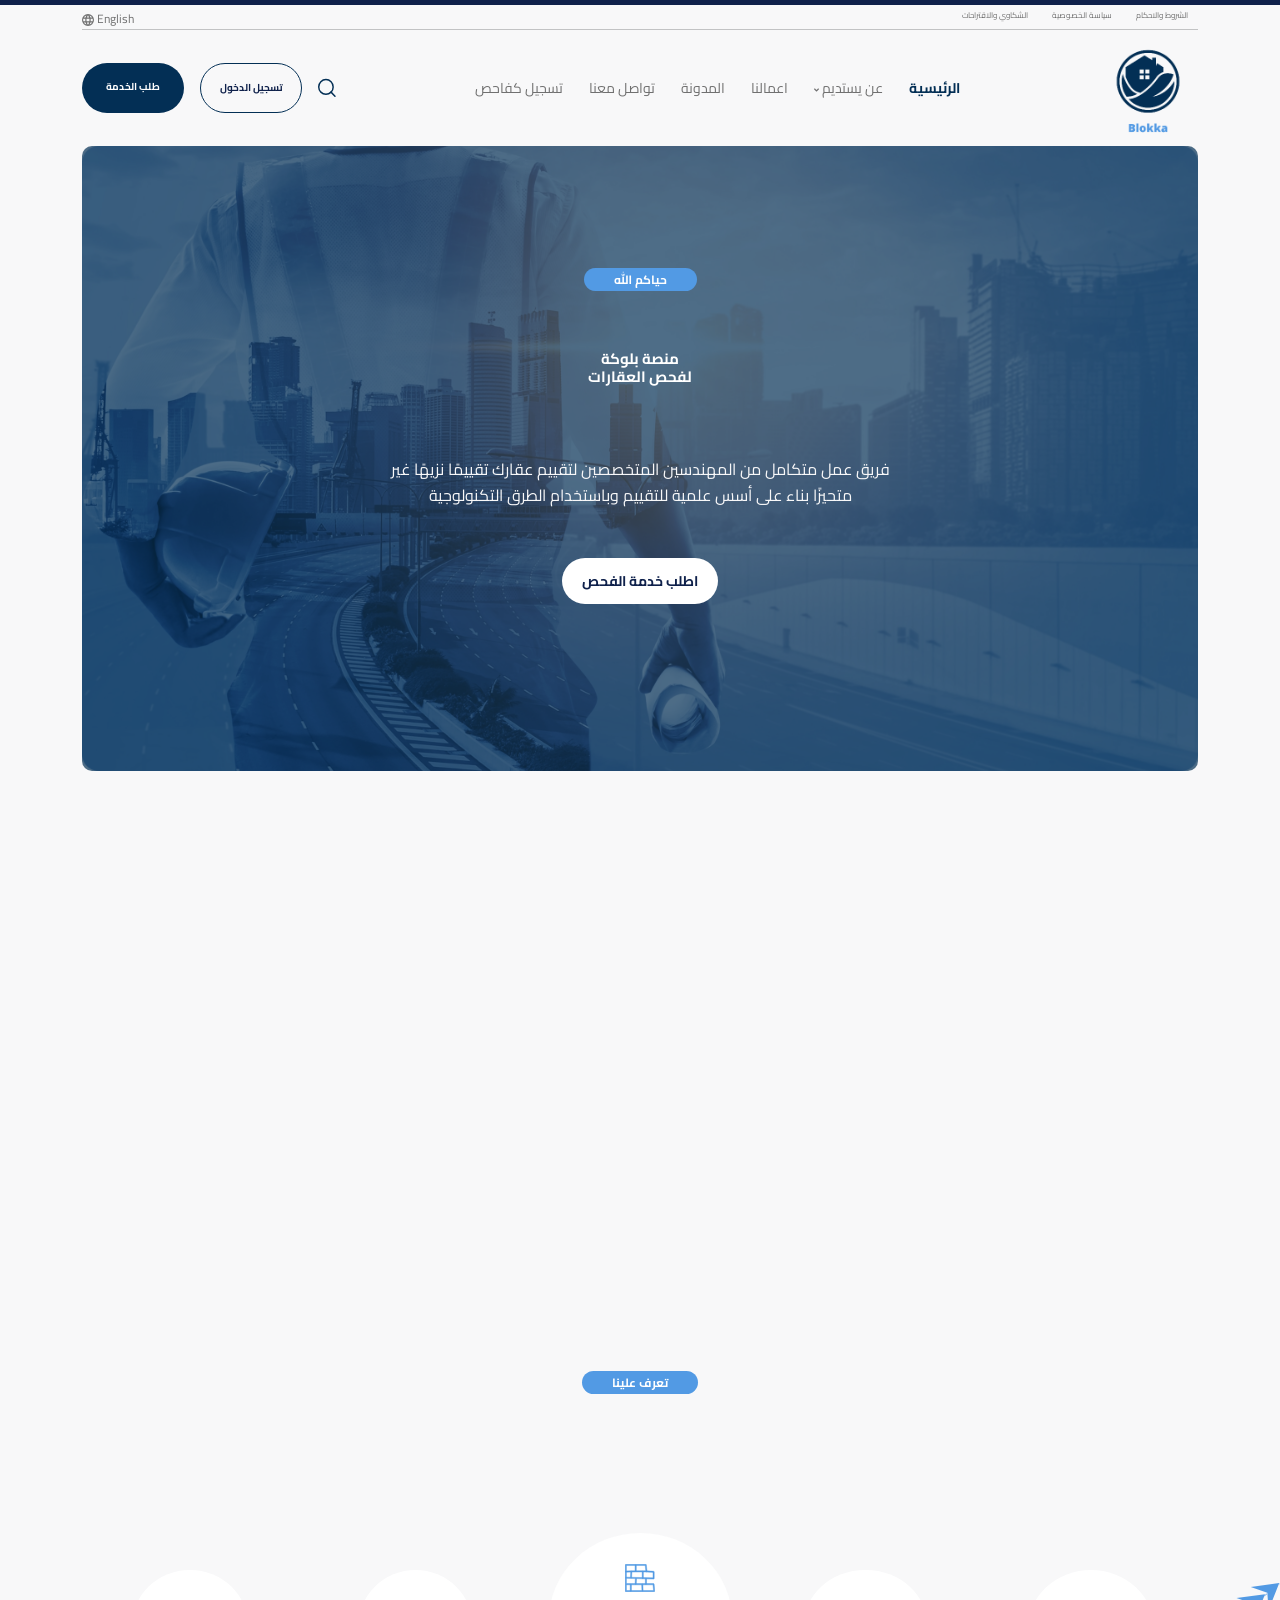
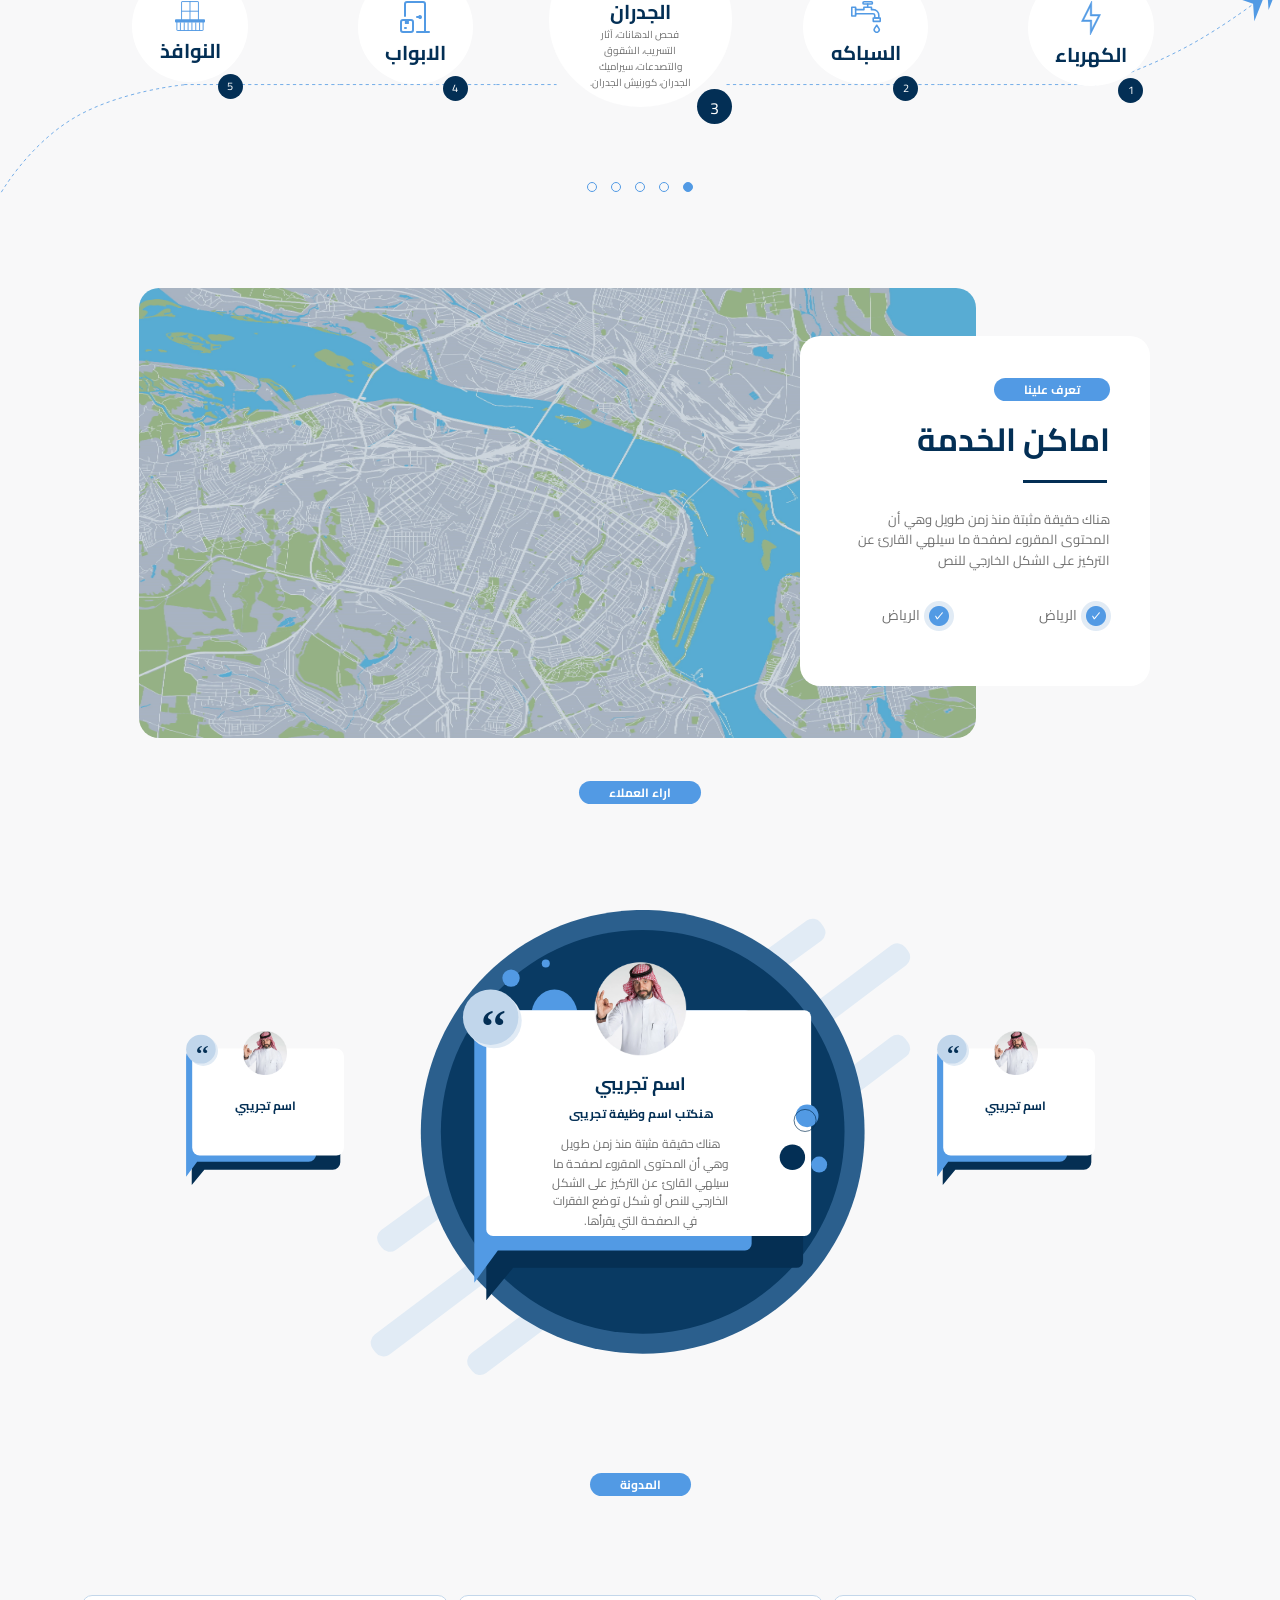
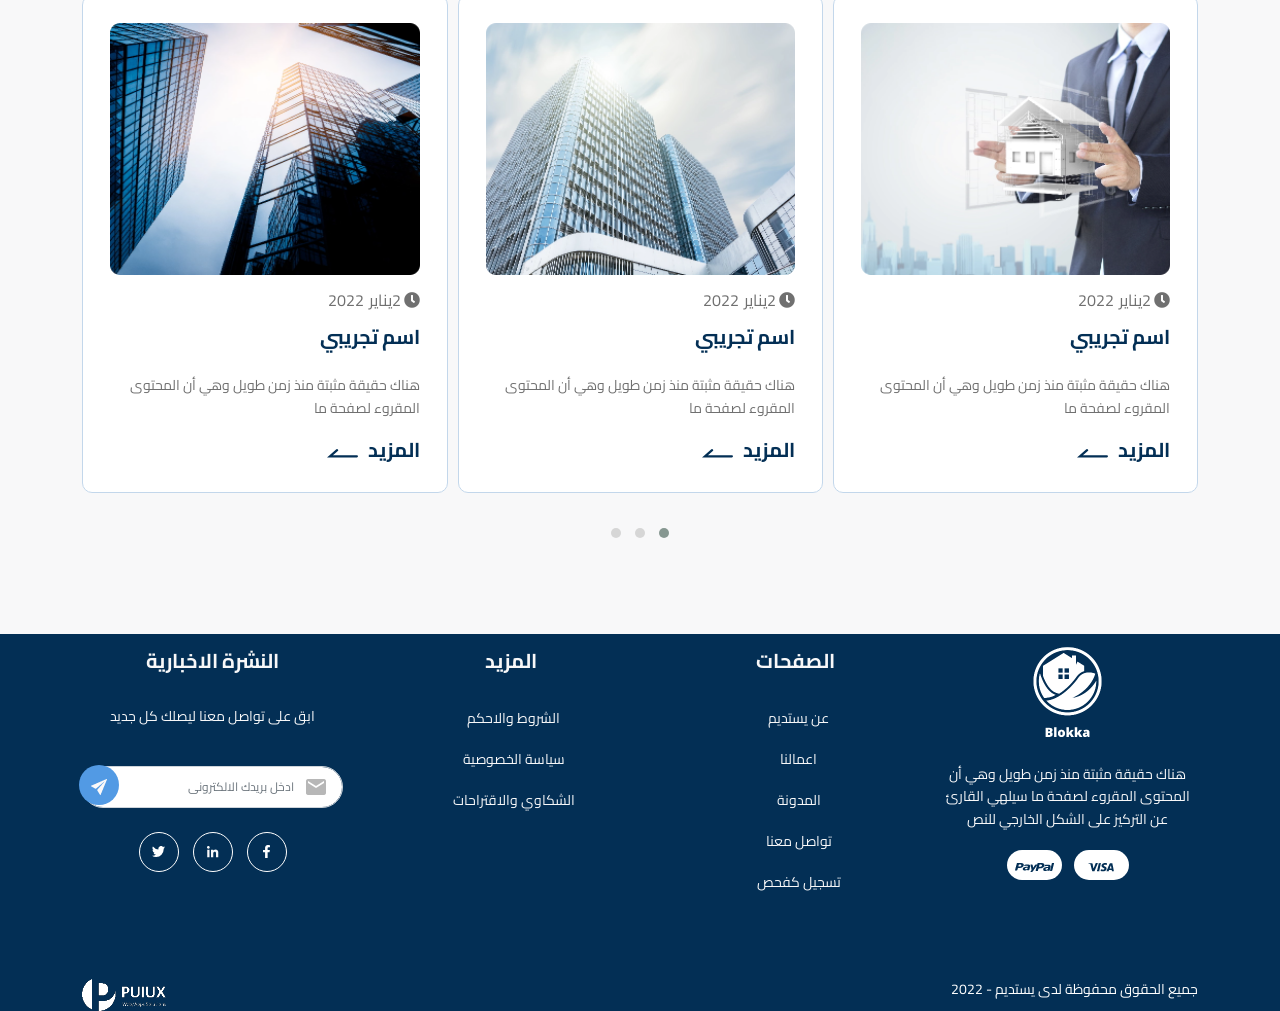
<file: index.html>
<!DOCTYPE html>
<html>
<head>
    <title>YASTAEEM</title>
    <meta name="description" content=""/>
    <meta name="keywords" content=""/>
    <meta charset="utf-8"/>
    <meta name="author" content=""/>
    <meta name="viewport" content="width=device-width, initial-scale=1"/>

    <!-- css files -->
    <link rel="preconnect" href="https://fonts.googleapis.com">
    <link rel="preconnect" href="https://fonts.gstatic.com" crossorigin>
    <link href="https://fonts.googleapis.com/css2?family=Cairo&display=swap" rel="stylesheet">
    <link rel="stylesheet" href="https://use.fontawesome.com/releases/v5.8.1/css/all.css">
    <link rel="stylesheet" href="https://maxst.icons8.com/vue-static/landings/line-awesome/font-awesome-line-awesome/css/all.min.css">
    <link href="https://unpkg.com/aos@2.3.1/dist/aos.css" rel="stylesheet">
    <link rel="stylesheet" href="css/owl.carousel.min.css"/>
    <link rel="stylesheet" href="css/owl.theme.default.min.css"/>
    <link rel="stylesheet" href="css/bootstrap.min.css"/>
    <link rel="stylesheet" href="css/bootstrap.rtl.min.css"/>
    <link rel="stylesheet" href="css/style.css"/>
    <link rel="stylesheet" href="css/responsive.css"/>
</head>
<body>


<div class="load-bar">
    <div class="linear"></div>
</div>
<div id="myOverlay" class="overlay">
    <span class="closebtn" onclick="closeSearch()" title="Close Overlay">×</span>
    <div class="overlay-content">
        <form action="/action_page.php">
            <input type="text" placeholder="كلمة البحث ...." name="search">
            <button type="submit"><i class="fa fa-search"></i></button>
        </form>
    </div>
</div>
<!-- topheader -->
<div class="container">
    <div class="topheader">
        <div>
            <ul class="topheaderul">
                <li><a href="#">الشروط والاحكام</a></li>
                <li><a href="#">سياسة الخصوصية</a></li>
                <li><a href="#">الشكاوي والاقتراحات</a></li>
            </ul>
        </div>
        <div>
            <div class="dropdown langdrop">
                <button class="btn btn-secondary dropdown-toggle" type="button" data-bs-toggle="dropdown"
                        aria-expanded="false">
                    <span class="langspan">English</span>
                    <img class="langi" src="images/Icon material-language.svg"/>
                </button>
                <ul class="dropdown-menu langmenu">
                    <li><a class="dropdown-item" href="indexrtl.html">العربية</a></li>
                </ul>
            </div>
        </div>
    </div>
    <hr/>
</div>

<!-- navbar -->
<div class="homebackground">
    <nav class="navbar navbar-expand-lg">
        <div class="container">
            <a class="navbarbrand" href="#">
                <img class="logo" src="images/logo.png"/>
            </a>
            <button class="navbar-toggler" type="button" data-bs-toggle="collapse"
                    data-bs-target="#navbarSupportedContent" aria-controls="navbarSupportedContent"
                    aria-expanded="false" aria-label="Toggle navigation">
                <span class="navbar-toggler-icon">
                  <i class="fas fa-bars"></i>
                </span>
            </button>
            <div class="collapse navbar-collapse" id="navbarSupportedContent">
                <ul class="navbar-nav me-auto mb-2 mb-lg-0">

                    <li class="nav-item nav-item1 li1">
                        <a class="nav-link active" aria-current="page" href="#">الرئيسية</a>
                    </li>
                    <li class="nav-item dropdown">
                        <a class="nav-link dropdown-toggle balokkali" href="#" id="navbarDropdown" role="button"
                           data-bs-toggle="dropdown" aria-expanded="false">
                            عن يستديم
                            <i class="fa fa-angle-down balokkai"></i>
                        </a>
                        <ul class="dropdown-menu dropdown-menu1" aria-labelledby="navbarDropdown">
                            <li><a class="dropdown-item" href="#">
                                <div class="notif1">
                                    <div>
                                        <img class="eye" src="images/Group 1616.svg"/>
                                        <span class="eyespan"> رؤيتنا </span>
                                        <i  class=" eye2 fa fa-arrow-left"></i>
                                        <div class="clear"></div>
                                    </div>
                                    <h6 class="notificationh6">نسعى جاهدين الى تبسيط عملية العقارات</h6>
                                </div>
                            </a></li>
                            <li><a class="dropdown-item" href="#">
                                <div class="notif1">
                                    <div>
                                        <img class="eye"
                                             src="images/6646376_dart_essentials_goal_mission_success_icon (1).svg"/>
                                        <span class="eyespan"> رسالتنا </span>
                                        <i class="eye2 fa fa-arrow-left"></i>
                                        <div class="clear"></div>
                                    </div>
                                    <h6 class="notificationh6">نسعى جاهدين الى تبسيط عملية العقارات</h6>
                                </div>
                            </a></li>
                            <li><a class="dropdown-item" href="#">
                                <div class="notif3">
                                    <div>
                                        <img class="eye" src="images/6619592_goal_keyword_seo_target_icon.svg"/>
                                        <span class="eyespan"> اهدافنا </span>
                                        <i  class="eye2 fa fa-arrow-left"></i>
                                        <div class="clear"></div>
                                    </div>
                                    <h6 class="notificationh6">نسعى جاهدين الى تبسيط عملية العقارات</h6>
                                </div>
                            </a></li>
                            <!-- <li><a class="dropdown-item" href="#">Another action</a></li>
                            <li><hr class="dropdown-divider"></li>
                            <li><a class="dropdown-item" href="#">Something else here</a></li> -->
                        </ul>
                    </li>
                    <li class="nav-item nav-item1 li1">
                        <a class="nav-link  link3" aria-current="page" href="#">اعمالنا</a>
                    </li>
                    <li class="nav-item nav-item1 li1">
                        <a class="nav-link  link3" aria-current="page" href="#">المدونة</a>
                    </li>
                    <li class="nav-item nav-item1 li1">
                        <a class="nav-link  link4" aria-current="page" href="#"> تواصل معنا</a>
                    </li>
                    <li class="nav-item nav-item1 li1">
                        <a class="nav-link  link5" aria-current="page" href="#">تسجيل كفاحص</a>
                    </li>


                </ul>

                <div class="btns">
                    <img onclick="openSearch()" class="srchicon" src="images/searchicon.svg"/>
                    <a href="#" class="loginbtn">تسجيل الدخول</a>
                    <a href="#" class="servicebtn">طلب الخدمة</a>
                </div>

            </div>
        </div>
    </nav>


</div>
<!-- home -->
<div class="container container1">
    <div class="aftercontainer">
        <span class="socialspan">تابعنا على</span>
        <!-- <a href="#"> <img class="facebook" src="images/Icon awesome-facebook-f.svg"/> </a> -->
        <a href="#"><i class="facebook fab fa-facebook-f"></i></a>
        <!-- <a href="#"> <img class="linkedin" src="images/Icon awesome-linkedin-in.png"/> </a> -->
        <a href="#"><i class="linkedin fab fa-linkedin-in"></i></a>
        <!-- <a href="#"> <img class="instagram" src="images/Icon feather-instagram.svg"/> </a> -->
        <a href="#"><i class="instagram fab fa-instagram"></i></a>
        <!-- <a href="#"> <img class="whatsapp" src="images/843773_whatsapp_icon (1).svg" width="30px"/> </a> -->
        <a href="#"><i class="whatsapp fab fa-whatsapp"></i></a>
    </div>
    <div class="aftercontainer2">
        <span class="yasspan">yastaeem</span>
    </div>

    <div class="homecontent1">

        <div class="owl-carousel owl-theme ThemeCoderClass myowl myfowl">

            <div class="item1">

                <div class="homecontent">
                    <span class="homespan">حياكم الله</span>
                    <h1 class="homeh1">منصة بلوكة<br/> لفحص العقارات</h1>
                    <p class="homep">فريق عمل متكامل من المهندسين المتخصصين لتقييم
                        عقارك تقييمًا نزيهًا غير<br/> متحيزًا بناء على أسس علمية
                        للتقييم وباستخدام الطرق التكنولوجية</p>
                    <a href="#" class="homebtn">اطلب خدمة الفحص</a>


                </div>
                <img src="images/future-building-construction-engineering-project.png"/>
            </div>

            <div class="item1">
                <div class="homecontent">
                    <span class="homespan">حياكم الله</span>
                    <h1 class="homeh1">منصة بلوكة<br/> لفحص العقارات</h1>
                    <p class="homep">فريق عمل متكامل من المهندسين المتخصصين لتقييم
                        عقارك تقييمًا نزيهًا غير<br/> متحيزًا بناء على أسس علمية
                        للتقييم وباستخدام الطرق التكنولوجية</p>
                    <button class="homebtn"><a>اطلب خدمة الفحص</a></button>


                </div>
                <img src="images/future-building-construction-engineering-project.png"/>
            </div>
            <div class="item1">
                <div class="homecontent">
                    <span class="homespan">حياكم الله</span>
                    <h1 class="homeh1">منصة بلوكة<br/> لفحص العقارات</h1>
                    <p class="homep">فريق عمل متكامل من المهندسين المتخصصين لتقييم
                        عقارك تقييمًا نزيهًا غير<br/> متحيزًا بناء على أسس علمية
                        للتقييم وباستخدام الطرق التكنولوجية</p>
                    <button class="homebtn"><a>اطلب خدمة الفحص</a></button>


                </div>
                <img src="images/future-building-construction-engineering-project.png"/>
            </div>
            <div class="item1">
                <div class="homecontent">
                    <span class="homespan">حياكم الله</span>
                    <h1 class="homeh1">منصة بلوكة<br/> لفحص العقارات</h1>
                    <p class="homep">فريق عمل متكامل من المهندسين المتخصصين لتقييم
                        عقارك تقييمًا نزيهًا غير<br/> متحيزًا بناء على أسس علمية
                        للتقييم وباستخدام الطرق التكنولوجية</p>
                    <button class="homebtn"><a>اطلب خدمة الفحص</a></button>


                </div>
                <img src="images/future-building-construction-engineering-project.png"/>
            </div>
            <div class="item1">
                <div class="homecontent">
                    <span class="homespan">حياكم الله</span>
                    <h1 class="homeh1">منصة بلوكة<br/> لفحص العقارات</h1>
                    <p class="homep">فريق عمل متكامل من المهندسين المتخصصين لتقييم
                        عقارك تقييمًا نزيهًا غير<br/> متحيزًا بناء على أسس علمية
                        للتقييم وباستخدام الطرق التكنولوجية</p>
                    <button class="homebtn"><a>اطلب خدمة الفحص</a></button>


                </div>
                <img src="images/future-building-construction-engineering-project.png"/>
            </div>
        </div>
        <div class="balls">
            <a class="small_detail" data-bs-toggle="modal" data-bs-target="#exampleModal">
                <div class="big_div">
                    <div class="triangleup"></div>
                </div>

            </a>
        </div>
        <!-- Modal -->
        <div class="modal fade" id="exampleModal" tabindex="-1" aria-labelledby="exampleModalLabel" aria-hidden="true">
            <div class="modal-dialog modal-lg">
                <div  class="homeiframe modal-content">
                    <div class="modal-body">
                        <iframe class="myhomeiframe" 
                                src="https://www.youtube.com/embed/6QAELgirvjs?list=PLDoPjvoNmBAw_t_XWUFbBX-c9MafPk9ji"
                                title="Learn HTML In Arabic 2021 - #01 - Introduction and What I Need To Learn"
                                frameborder="0"
                                allow="accelerometer; autoplay; clipboard-write; encrypted-media; gyroscope; picture-in-picture"
                                allowfullscreen></iframe>
                    </div>
                </div>
            </div>
        </div>
        <div class="circle">
            <div>
                <div class="circle_border">
                </div>
                <a href="#about">
                    <img class="circlei" src="images/Group 452.svg" height="25%"/>
                </a>
            </div>
        </div>
    </div>

</div>

<!-- about -->
<div data-aos="fade-down" data-aos-easing="ease-out-cubic"
     data-aos-duration="1000" id="about" class="aboutsection">
    <div class="container">
        <div class="row">
            <div class="col-md-6">
                <div data-aos="fade-down" data-aos-easing="ease-out-cubic"
                     data-aos-duration="1000" class="aboutdiv">
                    <span class="homespan">تعرف علينا</span>
                    <h2 class="abouth22"> ماذا نقدم ؟</h2>
                    <p class="aboutp">هناك حقيقة مثبتة منذ زمن طويل وهي أن المحتوى المقروء
                        لصفحة ما سيلهي القارئ عن التركيز على الشكل
                        الخارجي للنص أو شكل توضع الفقرات في الصفحة
                        التي يقرأها. ولذلك يتم استخدام طريقة لوريم
                        إيبسوم لأنها تعطي توزيعاَ طبيعياَ إلى حد ما للأحرف</p>
                    <div class="row">
                        <div class="col-lg-6 col-12">
                            <div data-aos="fade-down" data-aos-easing="ease-out-cubic"
                                 data-aos-duration="1000">
                                <img class="abouticon1" src="images/172529_price_usd_tag_icon.svg"/>
                                <span class="abouts">سعر مناسب</span>
                            </div>
                            <p class="p2">لوريم إيبسوم طريقة لكتابة النصوص في النشر والتصميم الجرافيكي</p>
                        </div>
                        <div class="col-lg-6 col-12">
                            <div>
                                <img class="abouticon2" src="images/Layer_1_1_.svg"/>
                                <span class="abouts">فاحصين مؤهلين </span>
                            </div>
                            <p class="p2">لوريم إيبسوم طريقة لكتابة النصوص في النشر والتصميم الجرافيكي</p>
                        </div>

                    </div>

                </div>
            </div>


            <div class="col-md-6">
                <div data-aos="fade-down" data-aos-easing="ease-out-cubic"
                     data-aos-duration="1000" class="aboutimg">
                    <img class="shape1" src="images/Group 1563.svg"/>
                    <img data-aos="fade-down" data-aos-easing="ease-out-cubic"
                         data-aos-duration="1000" class="myabout" src="images/Group 457.png"/>
                    <div>
                        <img class="shape2" src="images/Group 1669.svg"/>
                        <img class="shape3" src="images/Group 1547.svg"/>
                    </div>
                    <div data-aos="fade-down" data-aos-easing="ease-out-cubic"
                         data-aos-duration="1000" class="wcircle">
                        <div class="car">
                            <div  class="borderr"></div>
                            <div  class="circlecontent">
                                <a href="#">
                                    <div class="srchdiv">
                                        <div class="srchimg">
                                            <img src="images/Icon feather-search.svg"/>
                                        </div>
                                    </div>
                                    <div>
                                        <span class="examine">افحص عقارك مع</span>
                                    </div>
                                    <div>
                                        <span class="yastdem">يستديم</span>
                                    </div>
                                </a>
                            </div>
                        </div>
                    </div>
                </div>
            </div>

        </div>
    </div>
</div>
<!-- examine items -->
<!-- <div class="wave">

</div> -->
<div class="main_elements">
    <div>
        <img class="shape4" src="images/Group 1670.svg"/>
    </div>
    <div class="borderdiv">
        <img class="borderimg"  src="images/borderr.svg"/>
        <!-- <img src="images/arrow.png"></div> -->
    </div>
    <div class="container">
        <div class="aboutsection1">
            <span class="homespan">تعرف علينا</span>
            <h2 class="abouth2">عناصر الفحص الاساسية</h2>
        </div>
        <div class="mycarosel">
            <div class="owl-carousel owl-theme ThemeCoderClass2 myowl2">

                <div class="item">
                    <div class="borderrr"></div>
                    <div class="circle22">
                        <div class="builddiv">
                            <img class="build1"
                                 src="images/3250107_building_construction_contructor_professional_project_icon.svg"/>
                        </div>
                        <div class="gdrandiv">
                            <span class="gdran">الجدران</span>
                            <p class="gdranp">فحص الدهانات، آثار التسريب،
                                الشقوق والتصدعات، سيراميك الجدران، كورنيش الجدران.</p>
                        </div>
                        <span class="mincircle">3</span>
                    </div>

                </div>
                <div class="item">
                    <div class="borderrr"></div>
                    <div class="circle22">
                        <div class="circlebuild">
                            <img class="build1"  src="images/2. Door Delivery.svg"/>
                        </div>
                        <div class="circlegdran">
                            <span class="gdran">الابواب</span>
                            <p class="gdranp">فحص الدهانات، آثار التسريب،
                                الشقوق والتصدعات، سيراميك الجدران، كورنيش الجدران.</p>
                        </div>
                        <span class="mincircle">4</span>
                    </div>

                </div>
                <div class="item">
                    <div class="borderrr"></div>
                    <div class="circle22">
                        <div class="gdrandiv">
                            <img class="build1" src="images/Group 502.svg"/>
                        </div>
                        <div class="gdrandiv">
                            <span class="gdran">النوافذ</span>
                            <p class="gdranp">فحص الدهانات، آثار التسريب،
                                الشقوق والتصدعات، سيراميك الجدران، كورنيش الجدران.</p>
                        </div>
                        <span class="mincircle">5</span>
                    </div>

                </div>
                <div class="item">
                    <div class="borderrr"></div>
                    <div class="circle22">
                        <div class="gdrandiv">
                            <img class="build1 build11" src="images/Layer_1_1_ (1).svg"/>
                        </div>
                        <div class="gdrandiv">
                            <span class="gdran">الكهرباء</span>
                            <p class="gdranp">فحص الدهانات، آثار التسريب،
                                الشقوق والتصدعات، سيراميك الجدران، كورنيش الجدران.</p>
                        </div>
                        <span class="mincircle">1</span>
                    </div>

                </div>
                <div class="item">
                    <div class="borderrr"></div>
                    <div class="circle22">
                        <div class="gdrandiv">
                            <img class="build1"
                                 src="images/2044987_faucet_mosque_muslim_wudhu_wudlu_icon.svg"/>
                        </div>
                        <div class="gdrandiv">
                            <span class="gdran">السباكه</span>
                            <p class="gdranp">فحص الدهانات، آثار التسريب،
                                الشقوق والتصدعات، سيراميك الجدران، كورنيش الجدران.</p>
                        </div>
                        <span class="mincircle">2</span>
                    </div>

                </div>
            </div>
        </div>
    </div>
</div>

<!-- map section -->

<div class="map_section">
    <div class="container">
        <div class="row">

            <div class="col-lg-12">
                <div class="mapshape1">
                    <div class="mapshape2">
                        <img class="mapshape" src="images/Group 1547.svg"/>
                    </div>
                </div>
                <div class="mapdiv">
                    <img class="mapimg" src="images/Group 1680.png"/>
                </div>
                <div style="position: relative; top: -51%;">
                <div class="mapside">
                    <span class="homespan">تعرف علينا</span>
                    <h2 class="abouth222">اماكن الخدمة</h2>
                    <p class="sidemapp">هناك حقيقة مثبتة منذ زمن طويل وهي أن المحتوى المقروء لصفحة ما
                        سيلهي القارئ عن التركيز على الشكل الخارجي للنص</p>
                    <div class="elryad">
                        <div class="elryaddiv" >
                            <img src="images/Group 1548.png"/>
                            <span class="elryadspan">الرياض</span>
                        </div>
                        <div>
                            <img src="images/Group 1548.png"/>
                            <span class="elryadspan">الرياض</span>
                        </div>
                    </div>
                </div>
                </div>
                <div style="position: relative;">
                <img class="mapicon" src="images/Group 1543.svg"/>
                <img class="mapicon2" src="images/Group 1543.svg"/>
                <img class="mapicon3" src="images/Group 1543.svg"/>
                <img class="mapicon4" src="images/Group 1543.svg"/>
                </div>
            </div>
        </div>
    </div>
</div>

<!-- clients section -->
<div>
    <div>
        <img class="shape41" src="images/Group 1670.svg"/>
    </div>
    <div class="container">
        <div class="aboutsection11">
            <span class="homespan"> اراء العملاء</span>
            <h2 class="abouth2"> اراء عملاء نعتز بهم</h2>
        </div>
        <div class="mycarosel">
            <div class="owl-carousel owl-theme ThemeCoderClass4 myowl4">
                <div class="item">
                    <div class="clientimgtop">
                        <!-- <img src="images/Group 1665.svg"/> -->
                        <div class="myclient22">
                            <img src="images/client.png"/>
                        </div>
                        <div class="clientcontent">
                            <h5>اسم تجريبي</h5>
                            <span>هنكتب اسم وظيفة تجريبى</span>
                            <p>هناك حقيقة مثبتة منذ زمن طويل وهي أن المحتوى
                                المقروء لصفحة ما سيلهي القارئ عن التركيز على الشكل
                                الخارجي للنص أو شكل توضع الفقرات في الصفحة التي يقرأها.</p>
                        </div>
                    </div>
                </div>
                <div class="item">
                    <div class="clientimgtop">
                        <!-- <img src="images/Group 1665.svg"/> -->
                        <div class="myclient22">
                            <img src="images/client.png"/>
                        </div>
                        <div class="clientcontent">
                            <h5>اسم تجريبي</h5>
                            <span>هنكتب اسم وظيفة تجريبى</span>
                            <p>هناك حقيقة مثبتة منذ زمن طويل وهي أن المحتوى
                                المقروء لصفحة ما سيلهي القارئ عن التركيز على الشكل
                                الخارجي للنص أو شكل توضع الفقرات في الصفحة التي يقرأها.</p>
                        </div>
                    </div>
                </div>
                <div class="item">
                    <div class="clientimgtop">
                        <!-- <img src="images/Group 1665.svg"/> -->
                        <div class="myclient22">
                            <img src="images/client.png"/>
                        </div>
                        <div class="clientcontent">
                            <h5>اسم تجريبي</h5>
                            <span>هنكتب اسم وظيفة تجريبى</span>
                            <p>هناك حقيقة مثبتة منذ زمن طويل وهي أن المحتوى
                                المقروء لصفحة ما سيلهي القارئ عن التركيز على الشكل
                                الخارجي للنص أو شكل توضع الفقرات في الصفحة التي يقرأها.</p>
                        </div>
                    </div>
                </div>
            </div>
        </div>
    </div>
    <div class="bodyimgdiv">
        <img class="bodyimg" src="images/Group 1667.svg"/>
    </div>
</div>


<!-- blog -->
<div>
    <div class="container">
        <div class="aboutsection11">
            <span class="homespan">  المدونة</span>
            <h2 class="abouth2"> المدونة</h2>
        </div>
        <div class="mycarosel">
            <div class="owl-carousel owl-theme ThemeCoderClass5 myowl5">
                <div class="item">
                    <div class="blogitem2">
                        <div>
                            <img class="blogimg" src="images/giant-building-with-sun.png"/>
                        </div>
                        <div class="blogcontent">
                            <div class="datediv">
                                <i class="fa fa-clock clocki"></i>
                                <span class="clockdate">2يناير</span>
                                <span class="clockyear">2022</span>
                            </div>
                            <h5 class="myh5">اسم تجريبي</h5>
                            <p class="blogp">هناك حقيقة مثبتة منذ زمن طويل وهي أن المحتوى المقروء لصفحة ما</p>
                            <a href="#" class="morebtn1">
                                <div class="morebtndiv">
                                    <span class="morebtn">المزيد</span>
                                    <img class="moreimg" src="images/Path 8317.svg"/>
                                </div>
                            </a>
                        </div>

                    </div>
                </div>
                <div class="item">
                    <div class="blogitem">
                        <div>
                            <img src="images/low-angle-view-skyscrapers.png"/>
                        </div>
                        <div class="blogcontent">
                            <div class="datediv">
                                <i class="fa fa-clock clocki"></i>
                                <span class="clockdate">2يناير</span>
                                <span class="clockyear">2022</span>
                            </div>
                            <h5 class="myh5">اسم تجريبي</h5>
                            <p class="blogp">هناك حقيقة مثبتة منذ زمن طويل وهي أن المحتوى المقروء لصفحة ما</p>
                            <a href="#" class="morebtn1">
                                <div class="morebtndiv">
                                    <span class="morebtn">المزيد</span>
                                    <img class="moreimg" src="images/Path 8317.svg"/>
                                </div>
                            </a>
                        </div>
                    </div>
                </div>
                <div class="item">
                    <div class="blogitem">
                        <div>
                            <img src="images/bussiness.png"/>
                        </div>
                        <div class="blogcontent">
                            <div class="datediv">
                                <i class="fa fa-clock clocki"></i>
                                <span class="clockdate">2يناير</span>
                                <span class="clockyear">2022</span>
                            </div>
                            <h5 class="myh5">اسم تجريبي</h5>
                            <p class="blogp">هناك حقيقة مثبتة منذ زمن طويل وهي أن المحتوى المقروء لصفحة ما</p>
                            <a href="#" class="morebtn1">
                                <div class="morebtndiv">
                                    <span class="morebtn">المزيد</span>
                                    <img class="moreimg" src="images/Path 8317.svg"/>
                                </div>
                            </a>
                        </div>
                    </div>
                </div>
            </div>
            <div class="shapeblog">
                <img class="shapeblogimg" src="images/Group 1547.svg"/>
            </div>
        </div>
    </div>
    <div>
        <img class="shape44" src="images/Group 1670.svg"/>
    </div>
</div>


<!-- footer -->
<foote>
    <div class="myfooter">
        <div class="container">
            <div class="row">
                <div class="col-6 col-sm-6 col-xs-6 col-md-3 ">
                    <div>
                        <img class="footerlogo" src="images/Blokka (3).png"/>
                    </div>
                    <div>
                        <p class="footerp">
                            هناك حقيقة مثبتة منذ زمن
                            طويل وهي أن المحتوى المقروء لصفحة ما سيلهي
                            القارئ عن التركيز على الشكل الخارجي للنص
                        </p>
                    </div>
                    <div>
                        <button class="visa"><a><img src="images/visa.png"/></a></button>
                        <button class="paypal"><a><img src="images/paypal.png"/></a></button>
                    </div>
                </div>
                <div class="col-6 col-sm-6 col-xs-6 col-md-3">
                    <div class="pages">
                        <h5 class="footerh5">الصفحات</h5>
                        <ul class="p1">
                            <li><a href="#"> عن يستديم</a></li>
                            <li><a href="#">اعمالنا </a></li>
                            <li><a href="#"> المدونة</a></li>
                            <li><a href="#"> تواصل معنا</a></li>
                            <li><a href="#"> تسجيل كفحص</a></li>
                        </ul>
                    </div>
                    <!-- <div>
                      <h5 class="footerh5">الصفحات</h5>
                     <a><span class="p1">عن يستديم</span></a>
                      <br/>
                     <a><span class="p2">اعمالنا</span></a>
                      <br/>
                      <a><span class="p3">المدونة</span></a>
                      <br/>
                      <a><span class="p4">تواصل معنا</span></a>
                      <br/>
                      <a><span class="p5">تسجيل كفاحص</span></a>
                    </div> -->
                </div>
                <div class="col-6 col-sm-6 col-xs-6 col-md-3">
                    <div>
                        <h5 class="footerh5 footerh555">المزيد</h5>
                        <ul class="p1">
                            <li><a href="#">الشروط والاحكم</a></li>
                            <li><a href="#">سياسة الخصوصية</a></li>
                            <li><a href="#">الشكاوي والاقتراحات</a></li>
                        </ul>
                    </div>
                </div>
                <div class="col-6 col-sm-6 col-xs-6 col-md-3">
                    <h5 class="footerh55 footerh5555">النشرة الاخبارية</h5>
                    <p class="p11">ابق على تواصل معنا ليصلك كل جديد</p>
                    <div class="inputdiv">
                        <form>
                            <input type="text" class="form-control myinput" placeholder="ادخل بريدك الالكترونى"/>
                            <img class="material" src="images/Icon material-email.png"/>
                            <button class="inputicon">
                                <img class="inputicon2" src="images/Icon ionic-ios-send.png"/>
                            </button>
                        </form>
                        <!-- <i class="fa fa-location-arrow inputicon"></i> -->
                    </div>
                    <div class="footersocial">
                        <a href="#" class="face"> <img class="faceimg" src="images/Icon awesome-facebook-f (1).svg"/>
                        </a>
                        <a href="#" class="face face2"> <img src="images/Icon awesome-linkedin-in.png"/> </a>
                        <a href="#" class="face"> <img src="images/Icon ionic-logo-twitter.svg"/> </a>
                    </div>
                </div>
            </div>
            <div class="lastfooter">
                <span class="lastfooterp">جميع الحقوق محفوظة لدى يستديم - 2022</span>
                <img src="images/PUIUX_LOGO.png"/>
            </div>
        </div>
        <div>
            <img class="shape444" src="images/Group 1669.svg"/>
        </div>
        <div>
            <img class="shape33" src="images/Group 1547.svg"/>
        </div>
    </div>
</foote>
<!-- js files -->
<script src="https://code.jquery.com/jquery-3.6.0.min.js"
        integrity="sha256-/xUj+3OJU5yExlq6GSYGSHk7tPXikynS7ogEvDej/m4=" crossorigin="anonymous"></script>
<script src="js/owl.carousel.min.js"></script>
<script src="https://unpkg.com/aos@2.3.1/dist/aos.js"></script>
<script src="https://cdnjs.cloudflare.com/ajax/libs/popper.js/2.9.2/umd/popper.min.js"></script>
<script src="js/bootstrap.min.js"></script>
<script src="js/main.js"></script>
<script>
    AOS.init();
</script>

<script>
    $(document).ready(function () {
        $("#exampleModal").on('hidden.bs.modal', function (e) {
            $("#exampleModal iframe").attr("src", $("#exampleModal iframe").attr("src"));
            var $v = $(e.delegateTarget).find('video');
            $v[0].pause();
        });
// variables 
        var toTop = $('.to-top');
// logic
        toTop.on('click', function () {
            $('html, body').animate({
                scrollTop: $('html, body').offset().top,
            });
        });

    });

    // Get this script ready when the page loads
    $(document).ready(function () {
//   Create a function
        $(".scrollDown").click(function (event) {
//       Select the body of the page and scroll down by 650 pixels worth
            $("html, body").animate({scrollTop: $('.backimg').offset().top}, 1000);
        });
    });
</script>
<script>
    $('.overlay-content form').hide();

    function openSearch() {
        $('#myOverlay').fadeIn(2000);
        $('.overlay-content form').fadeIn(1000).addClass('active');
        $('.overlay-content form').removeClass('unactive');
        //   $('.overlay-content form').delay(2000).slideDown(2000);
    }

    function closeSearch() {
        $('#myOverlay').fadeOut(2000);
        $('.overlay-content form').removeClass('active');
        $('.overlay-content form').fadeIn(1000).addClass('unactive');
    }
</script>

</body>
</html>
</file>
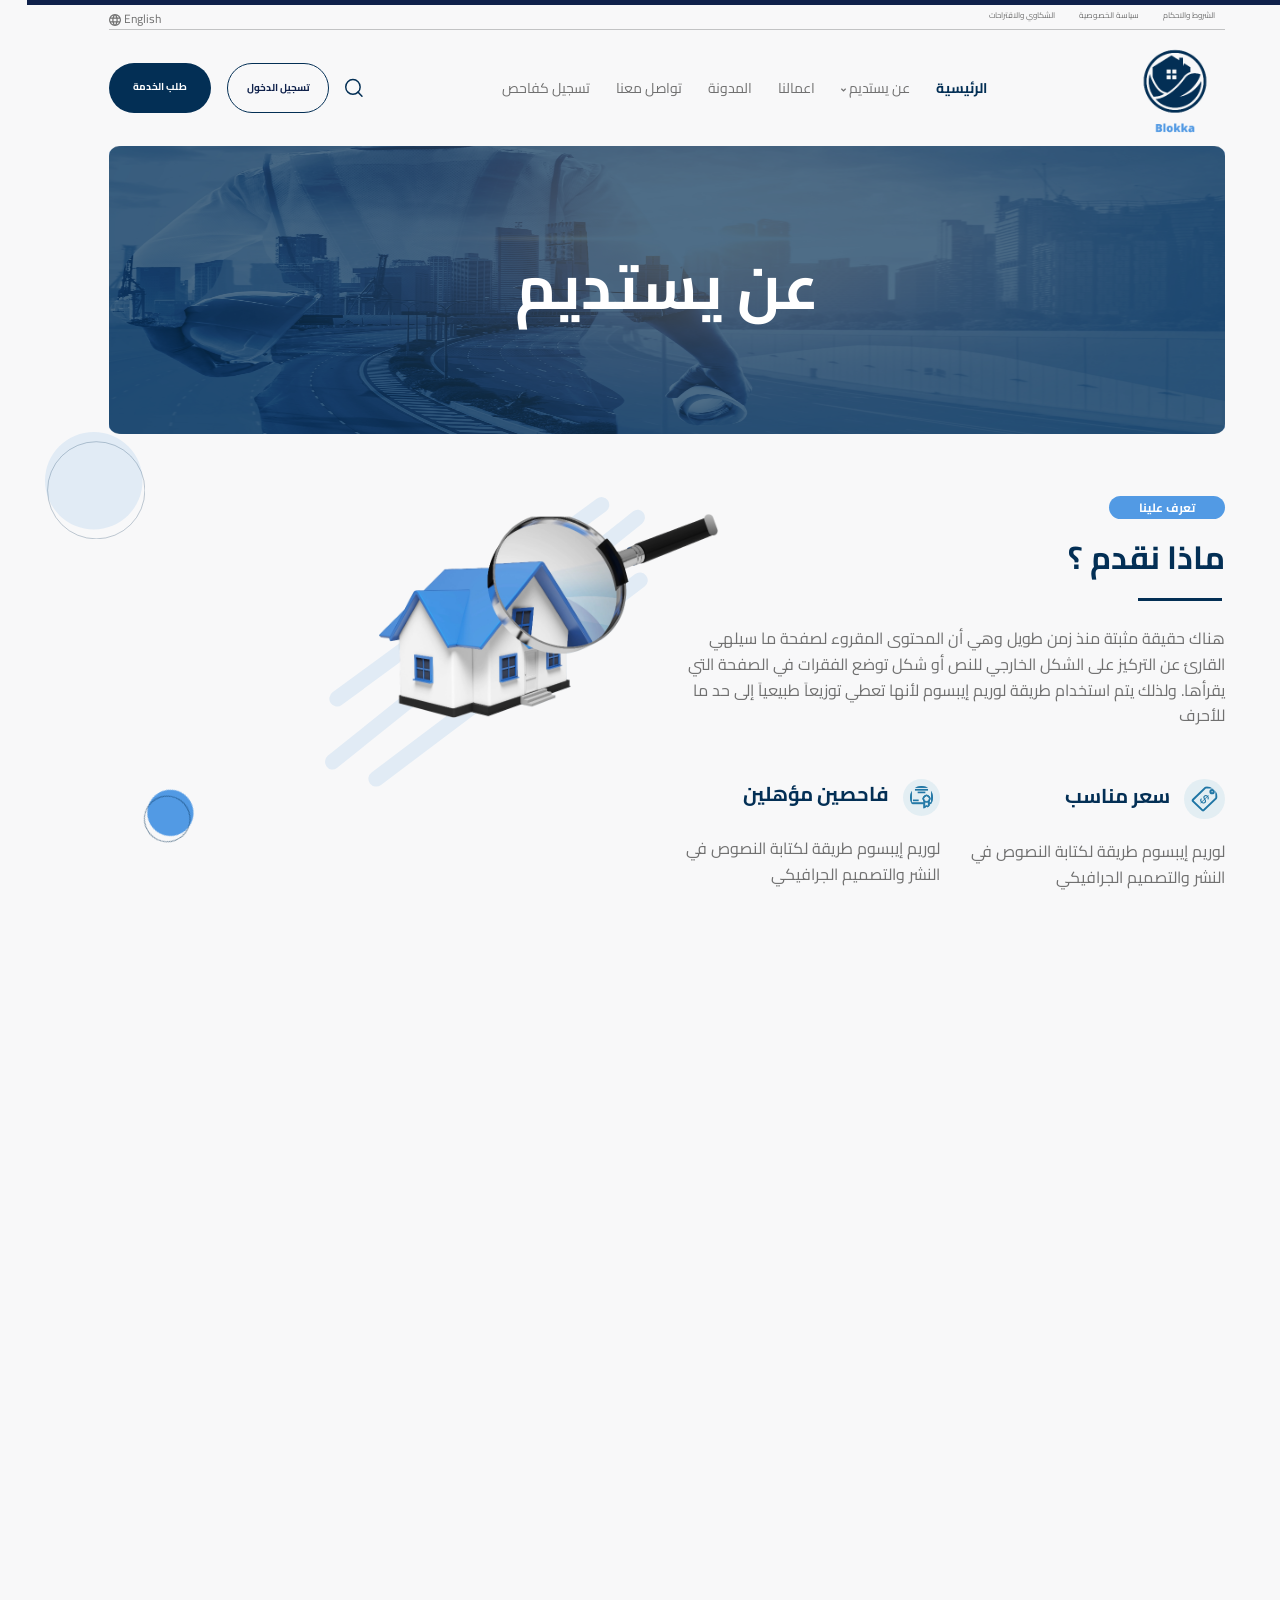
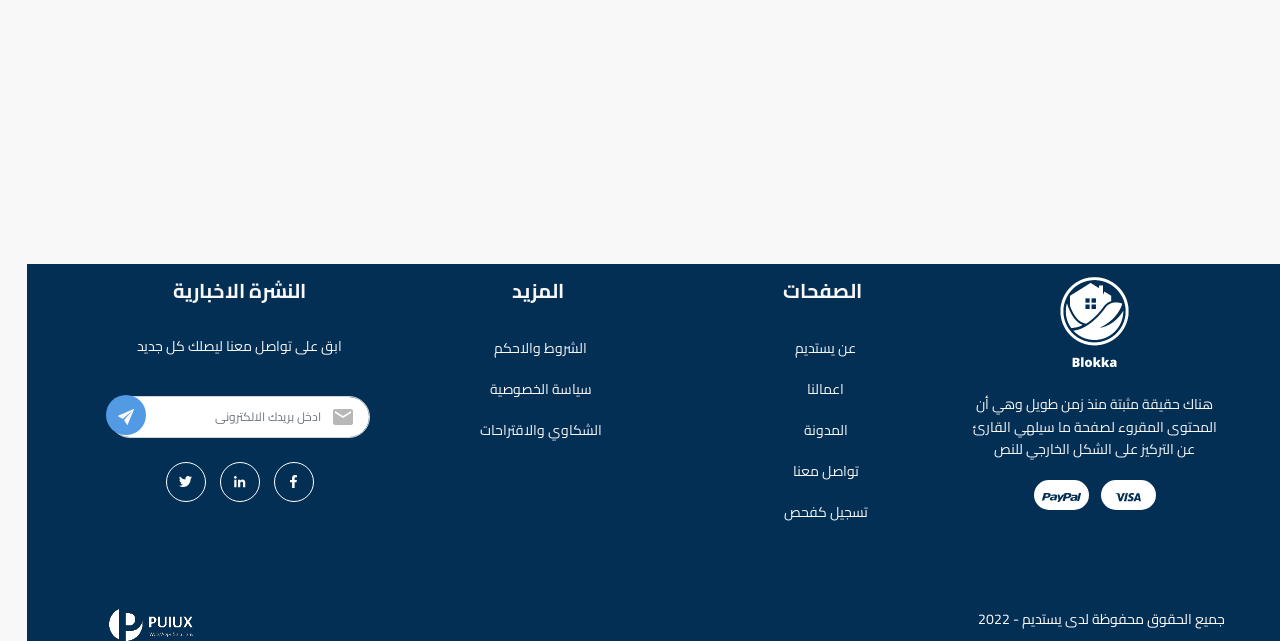
<file: aboutyastadeem.html>
<!DOCTYPE html>
<html>
<head>
    <title>YASTAEEM</title>
    <meta name="description" content=""/>
    <meta name="keywords" content=""/>
    <meta charset="utf-8"/>
    <meta name="author" content=""/>
    <meta name="viewport" content="width=device-width, initial-scale=1"/>

    <!-- css files -->
    <link rel="preconnect" href="https://fonts.googleapis.com">
    <link rel="preconnect" href="https://fonts.gstatic.com" crossorigin>
    <link href="https://fonts.googleapis.com/css2?family=Cairo&display=swap" rel="stylesheet">
    <link rel="stylesheet" href="https://use.fontawesome.com/releases/v5.8.1/css/all.css">
    <link rel="stylesheet" href="https://maxst.icons8.com/vue-static/landings/line-awesome/font-awesome-line-awesome/css/all.min.css">
    <link href="https://unpkg.com/aos@2.3.1/dist/aos.css" rel="stylesheet">
    <link rel="stylesheet" href="css/owl.carousel.min.css"/>
    <link rel="stylesheet" href="css/owl.theme.default.min.css"/>
    <link rel="stylesheet" href="css/bootstrap.min.css"/>
    <link rel="stylesheet" href="css/bootstrap.rtl.min.css"/>
    <link rel="stylesheet" href="css/style.css"/>
    <link rel="stylesheet" href="css/responsive.css"/>
    
</head>
<body>


<div class="load-bar">
    <div class="linear"></div>
</div>
<div id="myOverlay" class="overlay">
    <span class="closebtn" onclick="closeSearch()" title="Close Overlay">×</span>
    <div class="overlay-content">
        <form action="/action_page.php">
            <input type="text" placeholder="كلمة البحث ...." name="search">
            <button type="submit"><i class="fa fa-search"></i></button>
        </form>
    </div>
</div>
<!-- topheader -->
<div class="container">
    <div class="topheader">
        <div>
            <ul class="topheaderul">
                <li><a href="#">الشروط والاحكام</a></li>
                <li><a href="#">سياسة الخصوصية</a></li>
                <li><a href="#">الشكاوي والاقتراحات</a></li>
            </ul>
        </div>
        <div>
            <div class="dropdown langdrop">
                <button class="btn btn-secondary dropdown-toggle" type="button" data-bs-toggle="dropdown"
                        aria-expanded="false">
                    <span class="langspan">English</span>
                    <img class="langi" src="images/Icon material-language.svg"/>
                </button>
                <ul class="dropdown-menu langmenu">
                    <li><a class="dropdown-item" href="indexrtl.html">العربية</a></li>
                </ul>
            </div>
        </div>
    </div>
    <hr/>
</div>

<!-- navbar -->
<div class="homebackground">
    <nav class="navbar navbar-expand-lg">
        <div class="container">
            <a class="navbarbrand" href="#">
                <img class="logo" src="images/logo.png"/>
            </a>
            <button class="navbar-toggler" type="button" data-bs-toggle="collapse"
                    data-bs-target="#navbarSupportedContent" aria-controls="navbarSupportedContent"
                    aria-expanded="false" aria-label="Toggle navigation">
                <span class="navbar-toggler-icon">
                  <i class="fas fa-bars"></i>
                </span>
            </button>
            <div class="collapse navbar-collapse" id="navbarSupportedContent">
                <ul class="navbar-nav me-auto mb-2 mb-lg-0">

                    <li class="nav-item nav-item1 li1">
                        <a class="nav-link active" aria-current="page" href="#">الرئيسية</a>
                    </li>
                    <li class="nav-item dropdown">
                        <a class="nav-link dropdown-toggle balokkali" href="#" id="navbarDropdown" role="button"
                           data-bs-toggle="dropdown" aria-expanded="false">
                            عن يستديم
                            <i class="fa fa-angle-down balokkai"></i>
                        </a>
                        <ul class="dropdown-menu dropdown-menu1" aria-labelledby="navbarDropdown">
                            <li><a class="dropdown-item" href="#">
                                <div class="notif1">
                                    <div>
                                        <img class="eye" src="images/Group 1616.svg"/>
                                        <span class="eyespan"> رؤيتنا </span>
                                        <i  class=" eye2 fa fa-arrow-left"></i>
                                        <div class="clear"></div>
                                    </div>
                                    <h6 class="notificationh6">نسعى جاهدين الى تبسيط عملية العقارات</h6>
                                </div>
                            </a></li>
                            <li><a class="dropdown-item" href="#">
                                <div class="notif1">
                                    <div>
                                        <img class="eye"
                                             src="images/6646376_dart_essentials_goal_mission_success_icon (1).svg"/>
                                        <span class="eyespan"> رسالتنا </span>
                                        <i class="eye2 fa fa-arrow-left"></i>
                                        <div class="clear"></div>
                                    </div>
                                    <h6 class="notificationh6">نسعى جاهدين الى تبسيط عملية العقارات</h6>
                                </div>
                            </a></li>
                            <li><a class="dropdown-item" href="#">
                                <div class="notif3">
                                    <div>
                                        <img class="eye" src="images/6619592_goal_keyword_seo_target_icon.svg"/>
                                        <span class="eyespan"> اهدافنا </span>
                                        <i  class="eye2 fa fa-arrow-left"></i>
                                        <div class="clear"></div>
                                    </div>
                                    <h6 class="notificationh6">نسعى جاهدين الى تبسيط عملية العقارات</h6>
                                </div>
                            </a></li>
                            <!-- <li><a class="dropdown-item" href="#">Another action</a></li>
                            <li><hr class="dropdown-divider"></li>
                            <li><a class="dropdown-item" href="#">Something else here</a></li> -->
                        </ul>
                    </li>
                    <li class="nav-item nav-item1 li1">
                        <a class="nav-link  link3" aria-current="page" href="#">اعمالنا</a>
                    </li>
                    <li class="nav-item nav-item1 li1">
                        <a class="nav-link  link3" aria-current="page" href="#">المدونة</a>
                    </li>
                    <li class="nav-item nav-item1 li1">
                        <a class="nav-link  link4" aria-current="page" href="#"> تواصل معنا</a>
                    </li>
                    <li class="nav-item nav-item1 li1">
                        <a class="nav-link  link5" aria-current="page" href="#">تسجيل كفاحص</a>
                    </li>


                </ul>

                <div class="btns">
                    <img onclick="openSearch()" class="srchicon" src="images/searchicon.svg"/>
                    <a href="#" class="loginbtn">تسجيل الدخول</a>
                    <a href="#" class="servicebtn">طلب الخدمة</a>
                </div>

            </div>
        </div>
    </nav>


</div>




<!-- blog -->

<div class="blog">
    <div class="container">
      <div class="myposition">
       <img class="blogimg"  src="images/future-building-construction-engineering-project.png"/>
       <div style="text-align: center; position: absolute; top: 50%; left: 50%; margin: auto;transform: translate(-50%, -50%);">
       <h2 style="font-size: 62px; font-weight: bold; color: #fff;">عن يستديم</h2>
       </div>
      </div> 
    </div>
  </div>

  

  <div>
    <img class="shapeblog41" src="images/Group 1670.svg"/>
</div>
<div>
    <img class="shapeblog44" src="images/Group 1670.svg"/>
</div>
<!-- about -->
<div data-aos="fade-down" data-aos-easing="ease-out-cubic"
     data-aos-duration="1000" id="about" class="aboutsection">
    <div class="container">
        <div class="row">
            <div class="col-md-6">
                <div data-aos="fade-down" data-aos-easing="ease-out-cubic"
                     data-aos-duration="1000" class="aboutdiv">
                    <span class="homespan">تعرف علينا</span>
                    <h2 class="abouth22"> ماذا نقدم ؟</h2>
                    <p class="aboutp">هناك حقيقة مثبتة منذ زمن طويل وهي أن المحتوى المقروء
                        لصفحة ما سيلهي القارئ عن التركيز على الشكل
                        الخارجي للنص أو شكل توضع الفقرات في الصفحة
                        التي يقرأها. ولذلك يتم استخدام طريقة لوريم
                        إيبسوم لأنها تعطي توزيعاَ طبيعياَ إلى حد ما للأحرف</p>
                    <div class="row">
                        <div class="col-lg-6 col-12">
                            <div data-aos="fade-down" data-aos-easing="ease-out-cubic"
                                 data-aos-duration="1000">
                                <img class="abouticon1" src="images/172529_price_usd_tag_icon.svg"/>
                                <span class="abouts">سعر مناسب</span>
                            </div>
                            <p class="p2">لوريم إيبسوم طريقة لكتابة النصوص في النشر والتصميم الجرافيكي</p>
                        </div>
                        <div class="col-lg-6 col-12">
                            <div>
                                <img class="abouticon2" src="images/Layer_1_1_.svg"/>
                                <span class="abouts">فاحصين مؤهلين </span>
                            </div>
                            <p class="p2">لوريم إيبسوم طريقة لكتابة النصوص في النشر والتصميم الجرافيكي</p>
                        </div>

                    </div>

                </div>
            </div>


            <div class="col-md-6">
                <div data-aos="fade-down" data-aos-easing="ease-out-cubic"
                     data-aos-duration="1000" class="aboutimg">
                    <img class="shape1" src="images/Group 1563.svg"/>
                    <img data-aos="fade-down" data-aos-easing="ease-out-cubic"
                         data-aos-duration="1000" class="myabout" src="images/Group 457.png"/>
                    <div>
                        <img class="shape2" src="images/Group 1669.svg"/>
                        <img class="shape3" src="images/Group 1547.svg"/>
                    </div>
                    <div data-aos="fade-down" data-aos-easing="ease-out-cubic"
                         data-aos-duration="1000" class="wcircle">
                        <div class="car">
                            <div  class="borderr"></div>
                            <div  class="circlecontent">
                                <a href="#">
                                    <div class="srchdiv">
                                        <div class="srchimg">
                                            <img src="images/Icon feather-search.svg"/>
                                        </div>
                                    </div>
                                    <div>
                                        <span class="examine">افحص عقارك مع</span>
                                    </div>
                                    <div>
                                        <span class="yastdem">يستديم</span>
                                    </div>
                                </a>
                            </div>
                        </div>
                    </div>
                </div>
            </div>

        </div>
    </div>
</div>


<!-- about second section -->
<div data-aos="fade-down" data-aos-easing="ease-out-cubic"
data-aos-duration="1000" id="about"  class="aboutpage">
    <div class="container">
        <div class="row">
            <div class="col-md-6">
               <div class="mycenter">
                  <h2>01</h2>
                  <h3>رؤيتنا</h3>
               </div>
            </div>
            <div class="col-md-6">
               <div data-aos="fade-down" data-aos-easing="ease-out-cubic"
               data-aos-duration="1000" class="aboutpagediv">
                 <img class="aboutbigimg" src="images/Group 1913.svg"/>
                <img class="abouticonimg" src="images/6646376_dart_essentials_goal_mission_success_icon (6).svg"/>
                <p class="aboutpagep">ان تصبح الاختيار الاول والايسر لاي شخص بطلب خدمة الفحص العقاري في المملكه العربية السعودية</p>
               </div> 
            </div>

            <div class="col-md-6">
                <div data-aos="fade-down" data-aos-easing="ease-out-cubic"
                data-aos-duration="1000" class="aboutpagediv">
                    <img class="aboutbigimgg" src="images/Group 1914.svg"/>
                    <img class="abouticonimgg" src="images/353411_circle_eye_icon (2).svg"/>
                    <p class="aboutpagepp">التوسع والانتشار في جميع مدن المملكه العربية السعودية <br/>ومساعده جميع الفاحصين على عرض خدماتهم الكترونيا<br/>  بسهوله ويسر</p>
                  </div> 
            </div>
            <div class="col-md-6">
                <div class="mycenter">
                    <h2>02</h2>
                    <h3>رسالتنا</h3>
                 </div>
            </div>

            <div class="col-md-6">
                <div class="mycenter">
                    <h2>03</h2>
                    <h3>اهدافنا</h3>
                 </div>
            </div>
            <div class="col-md-6">
                <div data-aos="fade-down" data-aos-easing="ease-out-cubic"
                data-aos-duration="1000" class="aboutpagediv">
                  <img class="aboutbigimg" src="images/Group 1913.svg"/>
                 <img class="abouticonimg" src="images/9004724_target_goal_aim_focus_icon.svg"/>
                 <p class="aboutpagep">تسهيل وصول خدمة فحص العقارات لطالبيها بالمصداقيه والحرفيه المطلوبة وباقل سعر للخدمه</p>
                </div> 
             </div>
        </div>
    </div>
</div>



  



<!-- footer -->
<footer>
    <div class="myfooter">
        <div class="container">
            <div class="row">
                <div class="col-6 col-sm-6 col-xs-6 col-md-3 ">
                    <div>
                        <img class="footerlogo" src="images/Blokka (3).png"/>
                    </div>
                    <div>
                        <p class="footerp">
                            هناك حقيقة مثبتة منذ زمن
                            طويل وهي أن المحتوى المقروء لصفحة ما سيلهي
                            القارئ عن التركيز على الشكل الخارجي للنص
                        </p>
                    </div>
                    <div>
                        <button class="visa"><a><img src="images/visa.png"/></a></button>
                        <button class="paypal"><a><img src="images/paypal.png"/></a></button>
                    </div>
                </div>
                <div class="col-6 col-sm-6 col-xs-6 col-md-3">
                    <div class="pages">
                        <h5 class="footerh5">الصفحات</h5>
                        <ul class="p1">
                            <li><a href="#"> عن يستديم</a></li>
                            <li><a href="#">اعمالنا </a></li>
                            <li><a href="#"> المدونة</a></li>
                            <li><a href="#"> تواصل معنا</a></li>
                            <li><a href="#"> تسجيل كفحص</a></li>
                        </ul>
                    </div>
                    <!-- <div>
                      <h5 class="footerh5">الصفحات</h5>
                     <a><span class="p1">عن يستديم</span></a>
                      <br/>
                     <a><span class="p2">اعمالنا</span></a>
                      <br/>
                      <a><span class="p3">المدونة</span></a>
                      <br/>
                      <a><span class="p4">تواصل معنا</span></a>
                      <br/>
                      <a><span class="p5">تسجيل كفاحص</span></a>
                    </div> -->
                </div>
                <div class="col-6 col-sm-6 col-xs-6 col-md-3">
                    <div>
                        <h5 class="footerh5 footerh555">المزيد</h5>
                        <ul class="p1">
                            <li><a href="#">الشروط والاحكم</a></li>
                            <li><a href="#">سياسة الخصوصية</a></li>
                            <li><a href="#">الشكاوي والاقتراحات</a></li>
                        </ul>
                    </div>
                </div>
                <div class="col-6 col-sm-6 col-xs-6 col-md-3">
                    <h5 class="footerh55 footerh5555">النشرة الاخبارية</h5>
                    <p class="p11">ابق على تواصل معنا ليصلك كل جديد</p>
                    <div class="inputdiv">
                        <form>
                            <input type="text" class="form-control myinput" placeholder="ادخل بريدك الالكترونى"/>
                            <img class="material" src="images/Icon material-email.png"/>
                            <button class="inputicon">
                                <img class="inputicon2" src="images/Icon ionic-ios-send.png"/>
                            </button>
                        </form>
                        <!-- <i class="fa fa-location-arrow inputicon"></i> -->
                    </div>
                    <div class="footersocial">
                        <a href="#" class="face"> <img class="faceimg" src="images/Icon awesome-facebook-f (1).svg"/>
                        </a>
                        <a href="#" class="face face2"> <img src="images/Icon awesome-linkedin-in.png"/> </a>
                        <a href="#" class="face"> <img src="images/Icon ionic-logo-twitter.svg"/> </a>
                    </div>
                </div>
            </div>
            <div class="lastfooter">
                <span class="lastfooterp">جميع الحقوق محفوظة لدى يستديم - 2022</span>
                <img src="images/PUIUX_LOGO.png"/>
            </div>
        </div>
        <div>
            <img style="top:122em;" class="shape444" src="images/Group 1669.svg"/>
        </div>
        <div>
            <img style="bottom: -1680px;" class="shape33" src="images/Group 1547.svg"/>
        </div>
    </div>
</footer>
<!-- js files -->
<script src="https://code.jquery.com/jquery-3.6.0.min.js"
        integrity="sha256-/xUj+3OJU5yExlq6GSYGSHk7tPXikynS7ogEvDej/m4=" crossorigin="anonymous"></script>
<script src="js/owl.carousel.min.js"></script>
<script src="https://unpkg.com/aos@2.3.1/dist/aos.js"></script>
<script src="https://cdnjs.cloudflare.com/ajax/libs/popper.js/2.9.2/umd/popper.min.js"></script>
<script src="js/bootstrap.min.js"></script>
<script src="js/main.js"></script>
<script>
    AOS.init();
</script>

<script>
    $(document).ready(function () {
        $("#exampleModal").on('hidden.bs.modal', function (e) {
            $("#exampleModal iframe").attr("src", $("#exampleModal iframe").attr("src"));
            var $v = $(e.delegateTarget).find('video');
            $v[0].pause();
        });
// variables 
        var toTop = $('.to-top');
// logic
        toTop.on('click', function () {
            $('html, body').animate({
                scrollTop: $('html, body').offset().top,
            });
        });

    });

    // Get this script ready when the page loads
    $(document).ready(function () {
//   Create a function
        $(".scrollDown").click(function (event) {
//       Select the body of the page and scroll down by 650 pixels worth
            $("html, body").animate({scrollTop: $('.backimg').offset().top}, 1000);
        });
    });
</script>
<script>
    $('.overlay-content form').hide();

    function openSearch() {
        $('#myOverlay').fadeIn(2000);
        $('.overlay-content form').fadeIn(1000).addClass('active');
        $('.overlay-content form').removeClass('unactive');
        //   $('.overlay-content form').delay(2000).slideDown(2000);
    }

    function closeSearch() {
        $('#myOverlay').fadeOut(2000);
        $('.overlay-content form').removeClass('active');
        $('.overlay-content form').fadeIn(1000).addClass('unactive');
    }
</script>

</body>
</html>
</file>
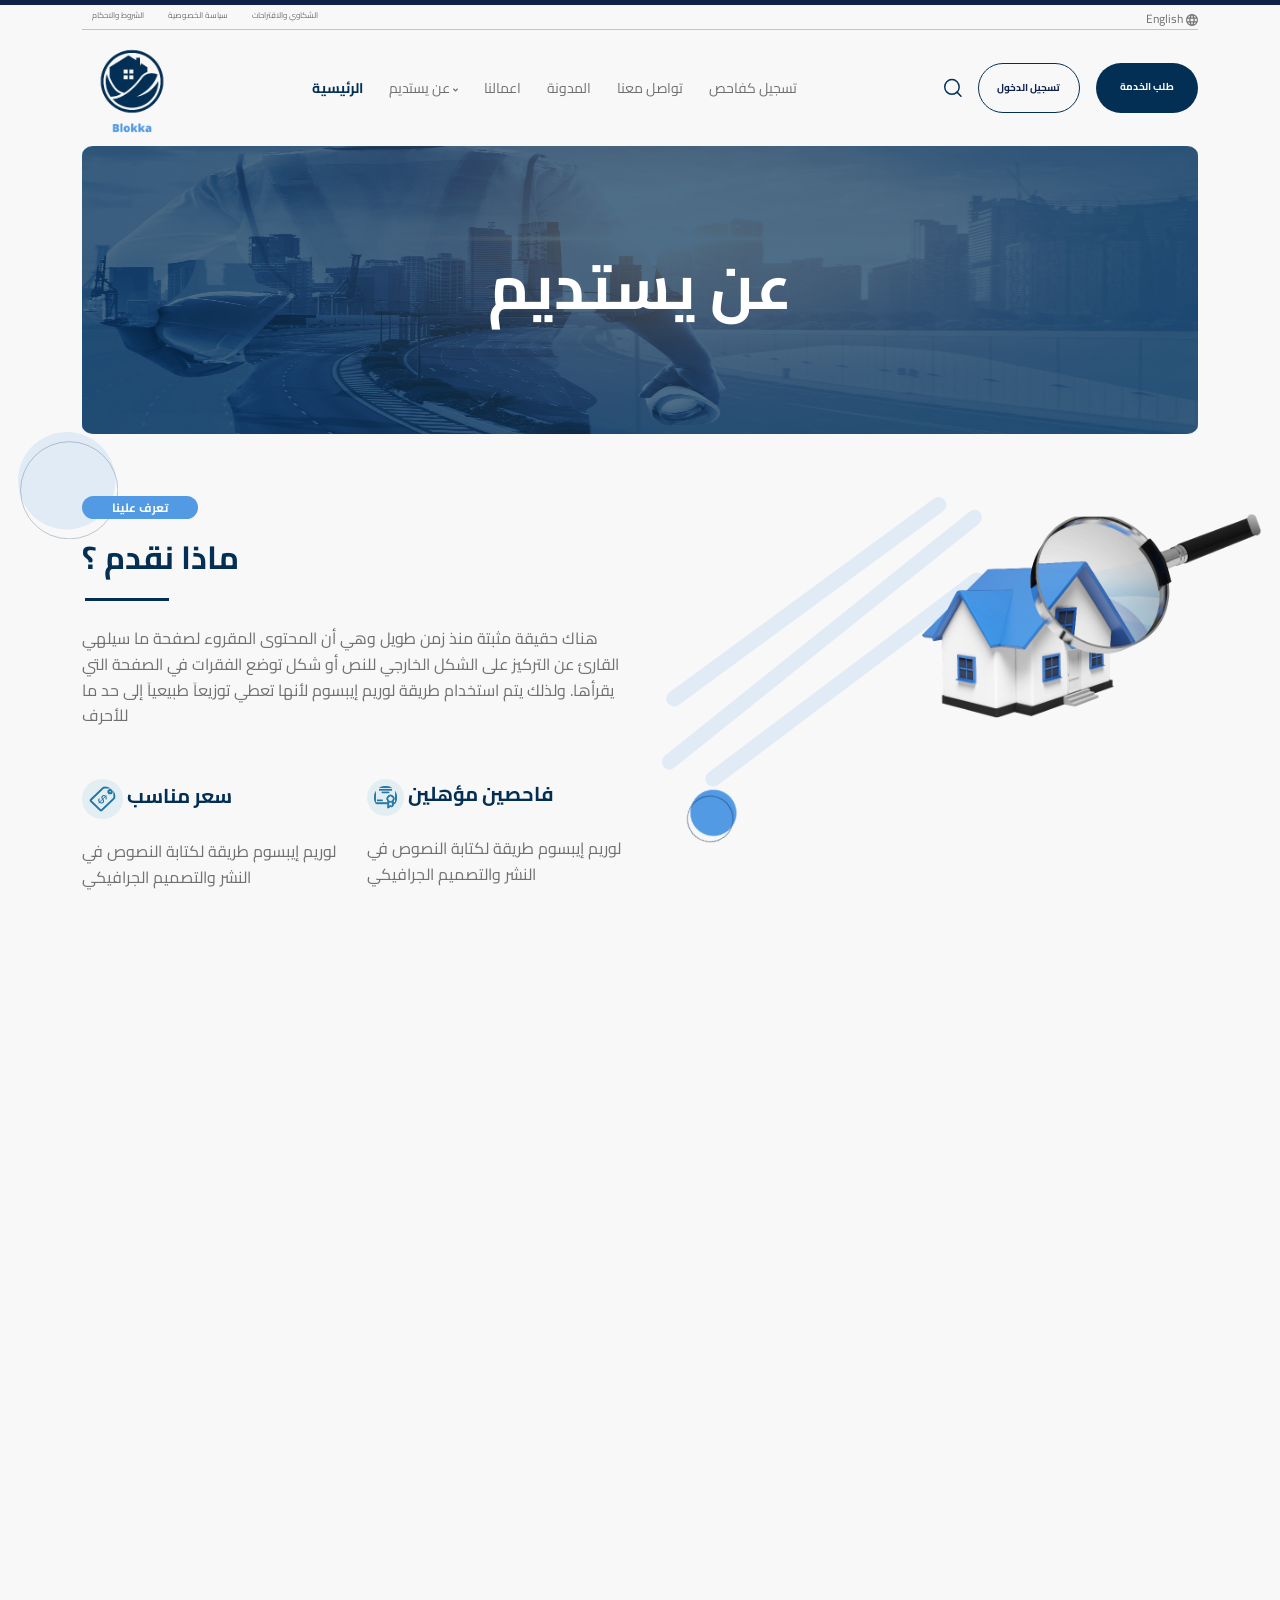
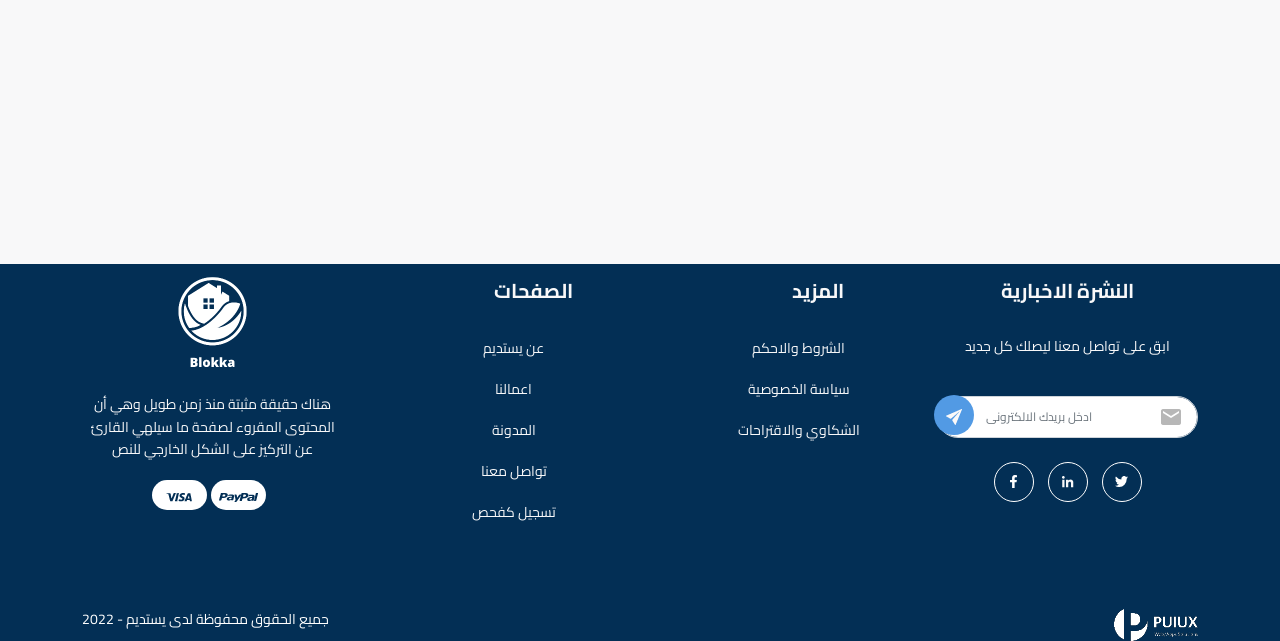
<file: aboutyastadeemen.html>
<!DOCTYPE html>
<html>
<head>
    <title>YASTAEEM</title>
    <meta name="description" content=""/>
    <meta name="keywords" content=""/>
    <meta charset="utf-8"/>
    <meta name="author" content=""/>
    <meta name="viewport" content="width=device-width, initial-scale=1"/>

    <!-- css files -->
    <link rel="preconnect" href="https://fonts.googleapis.com">
    <link rel="preconnect" href="https://fonts.gstatic.com" crossorigin>
    <link href="https://fonts.googleapis.com/css2?family=Cairo&display=swap" rel="stylesheet">
    <link rel="stylesheet" href="https://use.fontawesome.com/releases/v5.8.1/css/all.css">
    <link rel="stylesheet" href="https://maxst.icons8.com/vue-static/landings/line-awesome/font-awesome-line-awesome/css/all.min.css">
    <link href="https://unpkg.com/aos@2.3.1/dist/aos.css" rel="stylesheet">
    <link rel="stylesheet" href="css/owl.carousel.min.css"/>
    <link rel="stylesheet" href="css/owl.theme.default.min.css"/>
    <link rel="stylesheet" href="css/bootstrap.min.css"/>
    <link rel="stylesheet" href="css/bootstrap.rtl.min.css"/>
    <link rel="stylesheet" href="css/style.css"/>
    <link rel="stylesheet" href="css/styleen.css"/>
    <link rel="stylesheet" href="css/responsive.css"/>
    
</head>
<body>


<div class="load-bar">
    <div class="linear"></div>
</div>
<div id="myOverlay" class="overlay">
    <span class="closebtn" onclick="closeSearch()" title="Close Overlay">×</span>
    <div class="overlay-content">
        <form action="/action_page.php">
            <input type="text" placeholder="كلمة البحث ...." name="search">
            <button type="submit"><i class="fa fa-search"></i></button>
        </form>
    </div>
</div>
<!-- topheader -->
<div class="container">
    <div class="topheader">
        <div>
            <ul class="topheaderul">
                <li><a href="#">الشروط والاحكام</a></li>
                <li><a href="#">سياسة الخصوصية</a></li>
                <li><a href="#">الشكاوي والاقتراحات</a></li>
            </ul>
        </div>
        <div>
            <div class="dropdown langdrop">
                <button class="btn btn-secondary dropdown-toggle" type="button" data-bs-toggle="dropdown"
                        aria-expanded="false">
                    <span class="langspan">English</span>
                    <img class="langi" src="images/Icon material-language.svg"/>
                </button>
                <ul class="dropdown-menu langmenu">
                    <li><a class="dropdown-item" href="indexrtl.html">العربية</a></li>
                </ul>
            </div>
        </div>
    </div>
    <hr/>
</div>

<!-- navbar -->
<div class="homebackground">
    <nav class="navbar navbar-expand-lg">
        <div class="container">
            <a class="navbarbrand" href="#">
                <img class="logo" src="images/logo.png"/>
            </a>
            <button class="navbar-toggler" type="button" data-bs-toggle="collapse"
                    data-bs-target="#navbarSupportedContent" aria-controls="navbarSupportedContent"
                    aria-expanded="false" aria-label="Toggle navigation">
                <span class="navbar-toggler-icon">
                  <i class="fas fa-bars"></i>
                </span>
            </button>
            <div class="collapse navbar-collapse" id="navbarSupportedContent">
                <ul class="navbar-nav me-auto mb-2 mb-lg-0">

                    <li class="nav-item nav-item1 li1">
                        <a class="nav-link active" aria-current="page" href="#">الرئيسية</a>
                    </li>
                    <li class="nav-item dropdown">
                        <a class="nav-link dropdown-toggle balokkali" href="#" id="navbarDropdown" role="button"
                           data-bs-toggle="dropdown" aria-expanded="false">
                            عن يستديم
                            <i class="fa fa-angle-down balokkai"></i>
                        </a>
                        <ul class="dropdown-menu dropdown-menu1" aria-labelledby="navbarDropdown">
                            <li><a class="dropdown-item" href="#">
                                <div class="notif1">
                                    <div>
                                        <img class="eye" src="images/Group 1616.svg"/>
                                        <span class="eyespan"> رؤيتنا </span>
                                        <i  class=" eye2 fa fa-arrow-left"></i>
                                        <div class="clear"></div>
                                    </div>
                                    <h6 class="notificationh6">نسعى جاهدين الى تبسيط عملية العقارات</h6>
                                </div>
                            </a></li>
                            <li><a class="dropdown-item" href="#">
                                <div class="notif1">
                                    <div>
                                        <img class="eye"
                                             src="images/6646376_dart_essentials_goal_mission_success_icon (1).svg"/>
                                        <span class="eyespan"> رسالتنا </span>
                                        <i class="eye2 fa fa-arrow-left"></i>
                                        <div class="clear"></div>
                                    </div>
                                    <h6 class="notificationh6">نسعى جاهدين الى تبسيط عملية العقارات</h6>
                                </div>
                            </a></li>
                            <li><a class="dropdown-item" href="#">
                                <div class="notif3">
                                    <div>
                                        <img class="eye" src="images/6619592_goal_keyword_seo_target_icon.svg"/>
                                        <span class="eyespan"> اهدافنا </span>
                                        <i  class="eye2 fa fa-arrow-left"></i>
                                        <div class="clear"></div>
                                    </div>
                                    <h6 class="notificationh6">نسعى جاهدين الى تبسيط عملية العقارات</h6>
                                </div>
                            </a></li>
                            <!-- <li><a class="dropdown-item" href="#">Another action</a></li>
                            <li><hr class="dropdown-divider"></li>
                            <li><a class="dropdown-item" href="#">Something else here</a></li> -->
                        </ul>
                    </li>
                    <li class="nav-item nav-item1 li1">
                        <a class="nav-link  link3" aria-current="page" href="#">اعمالنا</a>
                    </li>
                    <li class="nav-item nav-item1 li1">
                        <a class="nav-link  link3" aria-current="page" href="#">المدونة</a>
                    </li>
                    <li class="nav-item nav-item1 li1">
                        <a class="nav-link  link4" aria-current="page" href="#"> تواصل معنا</a>
                    </li>
                    <li class="nav-item nav-item1 li1">
                        <a class="nav-link  link5" aria-current="page" href="#">تسجيل كفاحص</a>
                    </li>


                </ul>

                <div class="btns">
                    <img onclick="openSearch()" class="srchicon" src="images/searchicon.svg"/>
                    <a href="#" class="loginbtn">تسجيل الدخول</a>
                    <a href="#" class="servicebtn">طلب الخدمة</a>
                </div>

            </div>
        </div>
    </nav>


</div>




<!-- blog -->

<div class="blog">
    <div class="container">
      <div class="myposition">
       <img class="blogimg"  src="images/future-building-construction-engineering-project.png"/>
       <div style="text-align: center; position: absolute; top: 50%; left: 50%; margin: auto;transform: translate(-50%, -50%);">
       <h2 style="font-size: 62px; font-weight: bold; color: #fff;">عن يستديم</h2>
       </div>
      </div> 
    </div>
  </div>

  

  <div>
    <img class="shapeblog41" src="images/Group 1670.svg"/>
</div>
<div>
    <img class="shapeblog44" src="images/Group 1670.svg"/>
</div>
<!-- about -->
<div data-aos="fade-down" data-aos-easing="ease-out-cubic"
     data-aos-duration="1000" id="about" class="aboutsection">
    <div class="container">
        <div class="row">
            <div class="col-md-6">
                <div data-aos="fade-down" data-aos-easing="ease-out-cubic"
                     data-aos-duration="1000" class="aboutdiv">
                    <span class="homespan">تعرف علينا</span>
                    <h2 class="abouth22"> ماذا نقدم ؟</h2>
                    <p class="aboutp">هناك حقيقة مثبتة منذ زمن طويل وهي أن المحتوى المقروء
                        لصفحة ما سيلهي القارئ عن التركيز على الشكل
                        الخارجي للنص أو شكل توضع الفقرات في الصفحة
                        التي يقرأها. ولذلك يتم استخدام طريقة لوريم
                        إيبسوم لأنها تعطي توزيعاَ طبيعياَ إلى حد ما للأحرف</p>
                    <div class="row">
                        <div class="col-lg-6 col-12">
                            <div data-aos="fade-down" data-aos-easing="ease-out-cubic"
                                 data-aos-duration="1000">
                                <img class="abouticon1" src="images/172529_price_usd_tag_icon.svg"/>
                                <span class="abouts">سعر مناسب</span>
                            </div>
                            <p class="p2">لوريم إيبسوم طريقة لكتابة النصوص في النشر والتصميم الجرافيكي</p>
                        </div>
                        <div class="col-lg-6 col-12">
                            <div>
                                <img class="abouticon2" src="images/Layer_1_1_.svg"/>
                                <span class="abouts">فاحصين مؤهلين </span>
                            </div>
                            <p class="p2">لوريم إيبسوم طريقة لكتابة النصوص في النشر والتصميم الجرافيكي</p>
                        </div>

                    </div>

                </div>
            </div>


            <div class="col-md-6">
                <div data-aos="fade-down" data-aos-easing="ease-out-cubic"
                     data-aos-duration="1000" class="aboutimg">
                    <img class="shape1" src="images/Group 1563.svg"/>
                    <img data-aos="fade-down" data-aos-easing="ease-out-cubic"
                         data-aos-duration="1000" class="myabout" src="images/Group 457.png"/>
                    <div>
                        <img class="shape2" src="images/Group 1669.svg"/>
                        <img class="shape3" src="images/Group 1547.svg"/>
                    </div>
                    <div data-aos="fade-down" data-aos-easing="ease-out-cubic"
                         data-aos-duration="1000" class="wcircle">
                        <div class="car">
                            <div  class="borderr"></div>
                            <div  class="circlecontent">
                                <a href="#">
                                    <div class="srchdiv">
                                        <div class="srchimg">
                                            <img src="images/Icon feather-search.svg"/>
                                        </div>
                                    </div>
                                    <div>
                                        <span class="examine">افحص عقارك مع</span>
                                    </div>
                                    <div>
                                        <span class="yastdem">يستديم</span>
                                    </div>
                                </a>
                            </div>
                        </div>
                    </div>
                </div>
            </div>

        </div>
    </div>
</div>


<!-- about second section -->
<div style="direction: ltr;" data-aos="fade-down" data-aos-easing="ease-out-cubic"
data-aos-duration="1000" id="about"  class="aboutpage">
    <div class="container">
        <div class="row">
            <div class="col-md-6">
               <div class="mycenter">
                  <h2>01</h2>
                  <h3>رؤيتنا</h3>
               </div>
            </div>
            <div class="col-md-6">
               <div data-aos="fade-down" data-aos-easing="ease-out-cubic"
               data-aos-duration="1000" class="aboutpagediv">
                 <img class="aboutbigimg" src="images/Group 1913.svg"/>
                <img class="abouticonimg" src="images/6646376_dart_essentials_goal_mission_success_icon (6).svg"/>
                <p class="aboutpagep">ان تصبح الاختيار الاول والايسر لاي شخص بطلب خدمة الفحص العقاري في المملكه العربية السعودية</p>
               </div> 
            </div>

            <div class="col-md-6">
                <div data-aos="fade-down" data-aos-easing="ease-out-cubic"
                data-aos-duration="1000" class="aboutpagediv">
                    <img class="aboutbigimgg" src="images/Group 1914.svg"/>
                    <img class="abouticonimgg" src="images/353411_circle_eye_icon (2).svg"/>
                    <p class="aboutpagepp">التوسع والانتشار في جميع مدن المملكه العربية السعودية <br/>ومساعده جميع الفاحصين على عرض خدماتهم الكترونيا<br/>  بسهوله ويسر</p>
                  </div> 
            </div>
            <div class="col-md-6">
                <div class="mycenter">
                    <h2>02</h2>
                    <h3>رسالتنا</h3>
                 </div>
            </div>

            <div class="col-md-6">
                <div class="mycenter">
                    <h2>03</h2>
                    <h3>اهدافنا</h3>
                 </div>
            </div>
            <div class="col-md-6">
                <div data-aos="fade-down" data-aos-easing="ease-out-cubic"
                data-aos-duration="1000" class="aboutpagediv">
                  <img class="aboutbigimg" src="images/Group 1913.svg"/>
                 <img class="abouticonimg" src="images/9004724_target_goal_aim_focus_icon.svg"/>
                 <p class="aboutpagep">تسهيل وصول خدمة فحص العقارات لطالبيها بالمصداقيه والحرفيه المطلوبة وباقل سعر للخدمه</p>
                </div> 
             </div>
        </div>
    </div>
</div>



  



<!-- footer -->
<footer>
    <div class="myfooter">
        <div class="container">
            <div class="row">
                <div class="col-6 col-sm-6 col-xs-6 col-md-3 ">
                    <div>
                        <img class="footerlogo" src="images/Blokka (3).png"/>
                    </div>
                    <div>
                        <p class="footerp">
                            هناك حقيقة مثبتة منذ زمن
                            طويل وهي أن المحتوى المقروء لصفحة ما سيلهي
                            القارئ عن التركيز على الشكل الخارجي للنص
                        </p>
                    </div>
                    <div>
                        <button class="visa"><a><img src="images/visa.png"/></a></button>
                        <button class="paypal"><a><img src="images/paypal.png"/></a></button>
                    </div>
                </div>
                <div class="col-6 col-sm-6 col-xs-6 col-md-3">
                    <div class="pages">
                        <h5 class="footerh5">الصفحات</h5>
                        <ul class="p1">
                            <li><a href="#"> عن يستديم</a></li>
                            <li><a href="#">اعمالنا </a></li>
                            <li><a href="#"> المدونة</a></li>
                            <li><a href="#"> تواصل معنا</a></li>
                            <li><a href="#"> تسجيل كفحص</a></li>
                        </ul>
                    </div>
                    <!-- <div>
                      <h5 class="footerh5">الصفحات</h5>
                     <a><span class="p1">عن يستديم</span></a>
                      <br/>
                     <a><span class="p2">اعمالنا</span></a>
                      <br/>
                      <a><span class="p3">المدونة</span></a>
                      <br/>
                      <a><span class="p4">تواصل معنا</span></a>
                      <br/>
                      <a><span class="p5">تسجيل كفاحص</span></a>
                    </div> -->
                </div>
                <div class="col-6 col-sm-6 col-xs-6 col-md-3">
                    <div>
                        <h5 class="footerh5 footerh555">المزيد</h5>
                        <ul class="p1">
                            <li><a href="#">الشروط والاحكم</a></li>
                            <li><a href="#">سياسة الخصوصية</a></li>
                            <li><a href="#">الشكاوي والاقتراحات</a></li>
                        </ul>
                    </div>
                </div>
                <div class="col-6 col-sm-6 col-xs-6 col-md-3">
                    <h5 class="footerh55 footerh5555">النشرة الاخبارية</h5>
                    <p class="p11">ابق على تواصل معنا ليصلك كل جديد</p>
                    <div class="inputdiv">
                        <form>
                            <input type="text" class="form-control myinput" placeholder="ادخل بريدك الالكترونى"/>
                            <img class="material" src="images/Icon material-email.png"/>
                            <button class="inputicon">
                                <img class="inputicon2" src="images/Icon ionic-ios-send.png"/>
                            </button>
                        </form>
                        <!-- <i class="fa fa-location-arrow inputicon"></i> -->
                    </div>
                    <div class="footersocial">
                        <a href="#" class="face"> <img class="faceimg" src="images/Icon awesome-facebook-f (1).svg"/>
                        </a>
                        <a href="#" class="face face2"> <img src="images/Icon awesome-linkedin-in.png"/> </a>
                        <a href="#" class="face"> <img src="images/Icon ionic-logo-twitter.svg"/> </a>
                    </div>
                </div>
            </div>
            <div class="lastfooter">
                <span class="lastfooterp">جميع الحقوق محفوظة لدى يستديم - 2022</span>
                <img src="images/PUIUX_LOGO.png"/>
            </div>
        </div>
        <div>
            <img style="top:122em;" class="shape444" src="images/Group 1669.svg"/>
        </div>
        <div>
            <img style="bottom: -1680px;" class="shape33" src="images/Group 1547.svg"/>
        </div>
    </div>
</footer>
<!-- js files -->
<script src="https://code.jquery.com/jquery-3.6.0.min.js"
        integrity="sha256-/xUj+3OJU5yExlq6GSYGSHk7tPXikynS7ogEvDej/m4=" crossorigin="anonymous"></script>
<script src="js/owl.carousel.min.js"></script>
<script src="https://unpkg.com/aos@2.3.1/dist/aos.js"></script>
<script src="https://cdnjs.cloudflare.com/ajax/libs/popper.js/2.9.2/umd/popper.min.js"></script>
<script src="js/bootstrap.min.js"></script>
<script src="js/main.js"></script>
<script>
    AOS.init();
</script>

<script>
    $(document).ready(function () {
        $("#exampleModal").on('hidden.bs.modal', function (e) {
            $("#exampleModal iframe").attr("src", $("#exampleModal iframe").attr("src"));
            var $v = $(e.delegateTarget).find('video');
            $v[0].pause();
        });
// variables 
        var toTop = $('.to-top');
// logic
        toTop.on('click', function () {
            $('html, body').animate({
                scrollTop: $('html, body').offset().top,
            });
        });

    });

    // Get this script ready when the page loads
    $(document).ready(function () {
//   Create a function
        $(".scrollDown").click(function (event) {
//       Select the body of the page and scroll down by 650 pixels worth
            $("html, body").animate({scrollTop: $('.backimg').offset().top}, 1000);
        });
    });
</script>
<script>
    $('.overlay-content form').hide();

    function openSearch() {
        $('#myOverlay').fadeIn(2000);
        $('.overlay-content form').fadeIn(1000).addClass('active');
        $('.overlay-content form').removeClass('unactive');
        //   $('.overlay-content form').delay(2000).slideDown(2000);
    }

    function closeSearch() {
        $('#myOverlay').fadeOut(2000);
        $('.overlay-content form').removeClass('active');
        $('.overlay-content form').fadeIn(1000).addClass('unactive');
    }
</script>

</body>
</html>
</file>
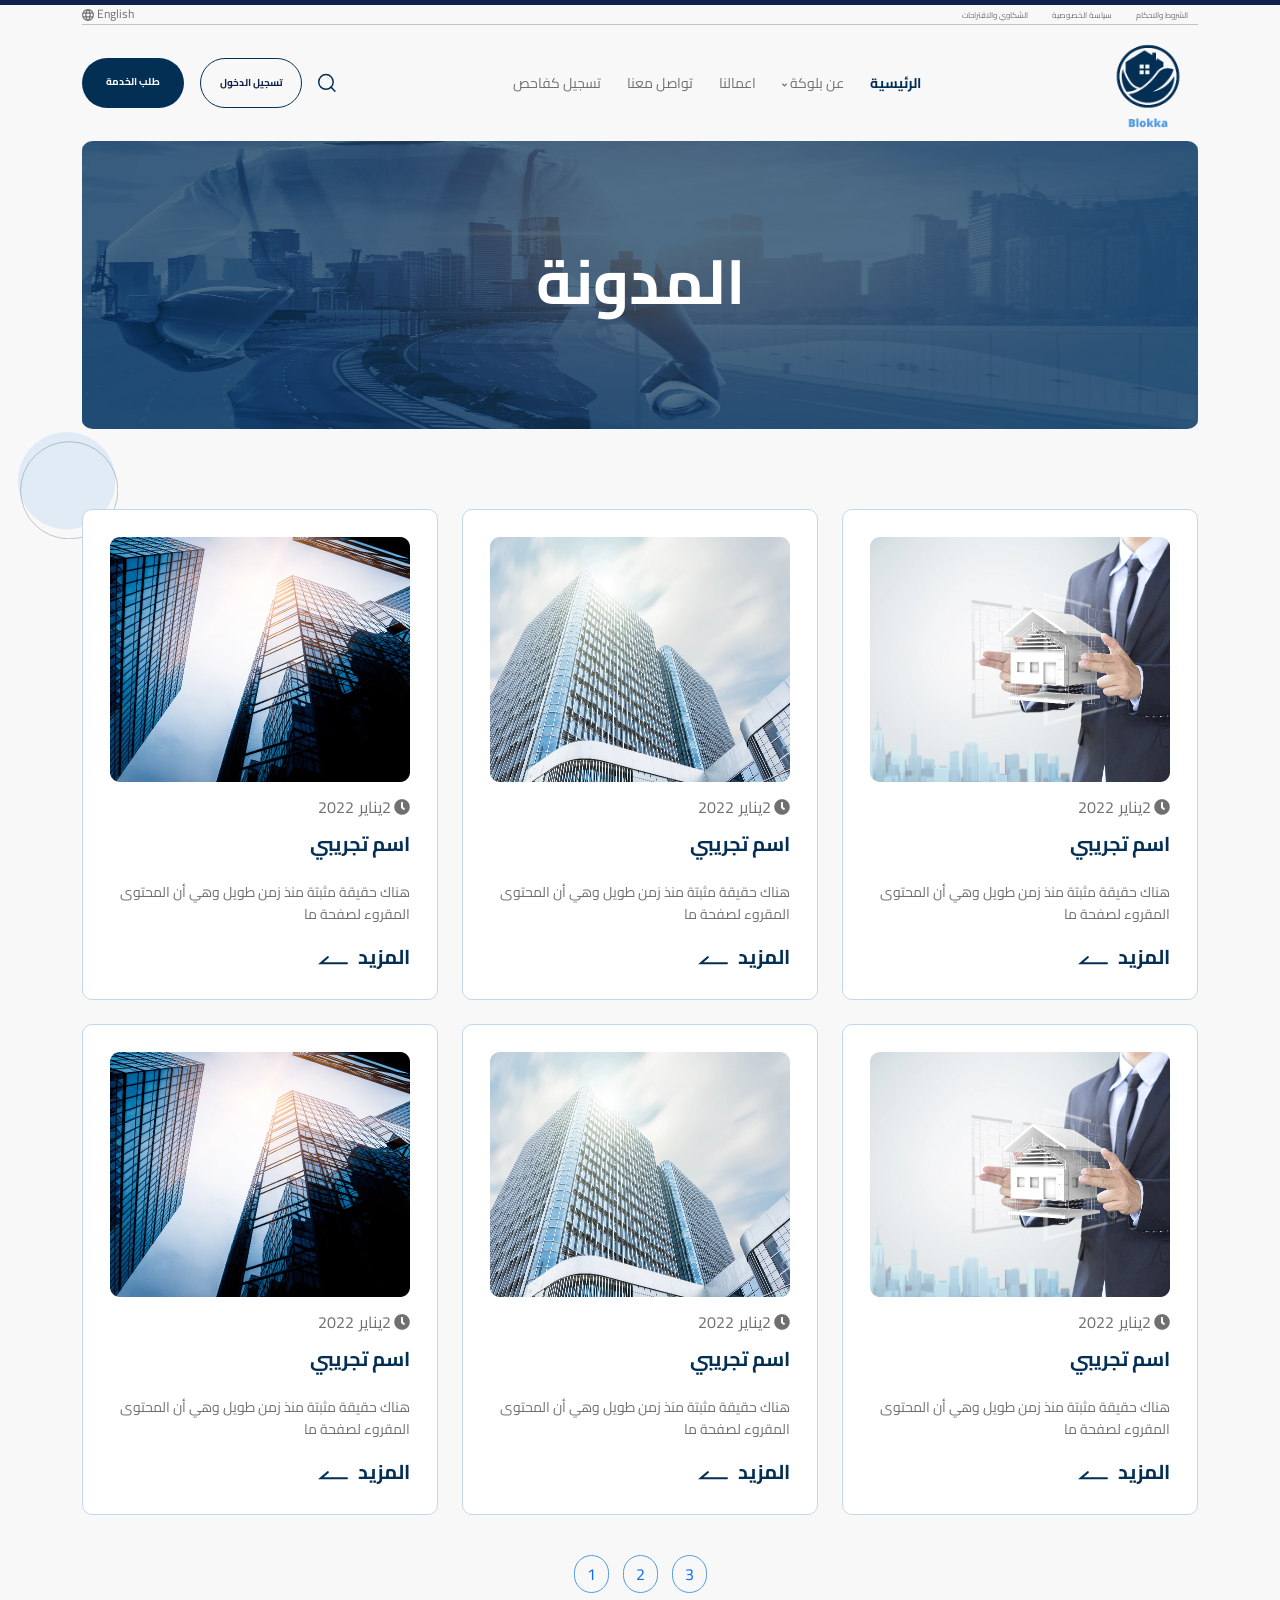
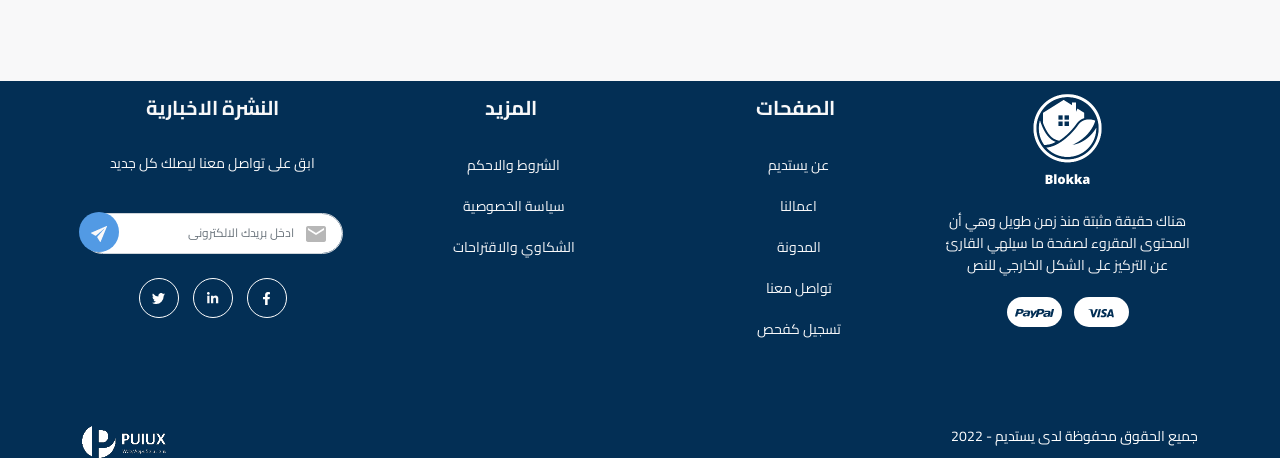
<file: blog.html>
<!DOCTYPE html>
<html>
<head>
    <title>YASTAEEM</title>
    <meta name="description" content=""/>
    <meta name="keywords" content=""/>
    <meta charset="utf-8"/>
    <meta name="author" content=""/>
    <meta name="viewport" content="width=device-width, initial-scale=1"/>

    <!-- css files -->
    <link rel="preconnect" href="https://fonts.googleapis.com">
    <link rel="preconnect" href="https://fonts.gstatic.com" crossorigin>
    <link href="https://fonts.googleapis.com/css2?family=Cairo&display=swap" rel="stylesheet">
    <link rel="stylesheet" href="https://use.fontawesome.com/releases/v5.15.4/css/all.css">
    <!-- <link rel="stylesheet" href="https://maxst.icons8.com/vue-static/landings/line-awesome/font-awesome-line-awesome/css/all.min.css"> -->
    <!-- <link rel="stylesheet"
          href="https://maxst.icons8.com/vue-static/landings/line-awesome/font-awesome-line-awesome/css/all.min.css"> -->
          
          <link href="https://unpkg.com/aos@2.3.1/dist/aos.css" rel="stylesheet">
   
    <link rel="stylesheet" type="text/css" href="https://cdn.datatables.net/1.12.1/css/jquery.dataTables.css">
    <link rel="stylesheet" href="css/owl.carousel.min.css"/>
    <link rel="stylesheet" href="css/owl.theme.default.min.css"/>
    
    <link rel="stylesheet" href="css/bootstrap.min.css"/>
    <link rel="stylesheet" href="css/bootstrap.rtl.min.css"/>
    <!-- <link rel="stylesheet" href="css/style.rtl.css"/> -->
    <link rel="stylesheet" href="css/style.css"/>
    <link rel="stylesheet" href="css/responsive.css"/>
    <style>
        form.active{
            animation: fadeInRight 1s ease-in-out;
        }
        @keyframes fadeInRight {
  from {
    opacity: 0;
    transform: translateX(300px);
  }
  to {
    opacity: 1;
  }
}
form.unactive{
            animation: fadeOutRight 1s ease-in-out;
        }
        @keyframes fadeOutRight {
  from {
    opacity: 1;
   
  }
  to {
    opacity: 0;
    transform: translateX(0);
  }
}
    </style>

    <style>
        /* width */
        ::-webkit-scrollbar {
            width: 10px;
        }

        /* Track */
        ::-webkit-scrollbar-track {
            background: #EDF2F6;
            border-radius: 20px;
            /* padding: 80px; */

        }

        /* Handle */
        ::-webkit-scrollbar-thumb {
            background: #082032;
            border-radius: 20px;

        }

        /* Handle on hover */
        ::-webkit-scrollbar-thumb:hover {
            background: #555;
        }

        .navigation {
    position: relative;
    height: 80vh;
    width: 98%;
    overflow-x: hidden;
    transition: width 0.5s;
    margin-top: 1em;
    min-height: 1000px;
}

        .navigation>.nav-tabs {
            display: block;
            transition: width 0.5s;
            border-radius: 20px;
            box-shadow: inset 5px 5px 10px rgba(0, 0, 0, 0.1),
            inset 5px 5px 20px rgba(255, 255, 255, 0.1),
            inset -5px -5px 15px rgba(0, 0, 0, 0.2);
            /* height: 100%; */
            padding-bottom:10em ;
            /* margin-left: 1em; */
            background-color: #032F55;
            border-bottom: 0px solid #F8F8F9;
        }
        .navigation .nav-tabs{
            border-bottom: 0px solid #F8F8F9;
        }
        .navigation .nav-tabs .nav-link:focus, .navigation .nav-tabs .nav-link:hover {
            border: none !important;
        }

        .navigation .nav-tabs .nav-link, .navigation .nav-tabs .nav-link {
            border: none !important;
        }

        .navigation > ul {
            position: absolute;
            top: 0;
            left: 0;
            width: 100%;
            padding-right: 5px;
            padding-top: 40px;
            padding-left: 0rem;
            padding-right: 0rem;
        }

        .list {
    position: relative;
    list-style: none;
    width: 92%;
    border-radius: 0 50px 50px 0;
    margin-right: 10%;
}

        .list.dropdown::after {
            font-family: "Font Awesome 5 Free";
            content: "\f107";
            display: inline-block;
            padding-right: 3px;
            vertical-align: middle;
            font-weight: 900;
            color: #F8F8F9;
            position: absolute;
            top: 1.5em;
            left: 2em;
            transition: 0.5s;
        }

        .list.dropdown.active::after {
            color: black;
            transform: rotateX(180deg);
        }

        .list.active::before {
            opacity: 0;
            transform: translate(-50%, -50%);
            width: 95%;
            left: 50%;
        }

        .list.active > a::before {
            content: "";
            position: absolute;
            top: -49px;
            left: 0;
            width: 51px;
            height: 51px;
            border-radius: 50%;
            box-shadow: -15px 19px 0px #F8F8F9;
        }

        .list.active > a::after {
            content: "";
            position: absolute;
            bottom: -50px;
            left: 0;
            width: 51px;
            height: 51px;
            border-radius: 50%;
            box-shadow: -17px -19px 0px #F8F8F9;
        }

        .list > a {
            position: relative;
            display: flex !important;
            text-decoration: none;
            width: 100%;
            color: white !important;
            border-radius: 0 50px 50px 0 !important;
            transition: 0.001s;
        }

        .list.active > a {
            position: relative;
            display: flex;
            text-decoration: none;
            width: 100%;
            color: black !important;
            border: none !important;
            background: #F8F8F9;
        }

        .navigation .drop-down-menu > .active {
            position: relative;
            display: flex;
            text-decoration: none;
            width: 100%;
            color: black !important;
            border: none !important;
            background: #F8F8F9;
            border-radius: 0 50px 50px 0;
        }

        .navigation  .drop-down-menu > .active::before {
            content: "";
            position: absolute;
            top: -49px;
            left: 0;
            width: 51px;
            height: 51px;
            border-radius: 50%;
            box-shadow: -15px 19px 0px #F8F8F9;
        }

        .navigation  .drop-down-menu > .active::after {
            content: "";
            position: absolute;
            bottom: -50px;
            left: 0;
            width: 51px;
            height: 51px;
            border-radius: 50%;
            box-shadow: -17px -19px 0px #F8F8F9;
        }

        .navigation  .icon {
            margin-right: 40px;
            position: relative;
            display: block;
            height: 60px;
            line-height: 65px;
            text-align: center;
            display: flex;
            justify-content: center;
            align-items: center;
        }

        .navigation i {
            position: relative;
            font-size: 1.2em;
            z-index: 1;
            /* font-weight: 500; */
        }

      .navigation   .title {
            position: relative;
            display: block;
            padding-right: 20px;
            height: 60px;
            line-height: 60px;
            font-size: 18px;
            font-weight: 500;
            white-space: nowrap;
        }

      .navigation  .list.dropdown .drop-down-menu {
            color: white;
            display: none;

        }
       .navigation .list.dropdown .drop-down-menu li{
            color: #ffffff;
            display: flex;
        }
       .navigation .list.dropdown.active .drop-down-menu {
            display: block;
            margin-top: 0.1em ;
            padding-bottom:10em ;
        }
       .navigation .nav-tabs .nav-link.active{
            background: #F8F8F9;
        }

    </style>
    <!--[if lt IE 9]>
    <script src="js/html5shiv.min.js"></script>
    <script src="js/respond.min.js"></script>
    <![endif]-->
</head>
<body>
<!-------------start---------------->


<div class="load-bar"><div class="linear"></div></div>
<div id="myOverlay" class="overlay">
    <span class="closebtn" onclick="closeSearch()" title="Close Overlay">×</span>
    <div class="overlay-content">
      <form action="/action_page.php">
        <input type="text" placeholder="كلمة البحث ...." name="search">
        <button type="submit"><i class="fa fa-search"></i></button>
      </form>
    </div>
  </div>
<!-- topheader -->
<div class="container">
<div style="display: flex; justify-content: space-between;">
    <div>
        <ul class="topheaderul">
            <li><a href="#">الشروط والاحكام</a></li>
            <li><a href="#">سياسة الخصوصية</a></li>
            <li><a href="#">الشكاوي والاقتراحات</a></li>
        </ul>
    </div>
    <div>
        <div class="dropdown">
            <button class="btn btn-secondary dropdown-toggle" type="button" data-bs-toggle="dropdown"
                    aria-expanded="false">
                <span class="langspan">English</span>
                <img class="langi" src="images/Icon material-language.svg"/>
            </button>
            <ul class="dropdown-menu langmenu">
                <li><a class="dropdown-item" href="indexrtl.html">العربية</a></li>
            </ul>
        </div>
    </div>
</div>
<hr/>
</div>

<!-- navbar -->
<div class="homebackground">
<nav class="navbar navbar-expand-lg">
    <div class="container">
        <a class="navbarbrand" href="#">
            <img class="logo" src="images/logo.png"/>
        </a>
        <button class="navbar-toggler" type="button" data-bs-toggle="collapse"
                data-bs-target="#navbarSupportedContent" aria-controls="navbarSupportedContent"
                aria-expanded="false" aria-label="Toggle navigation">
            <span class="navbar-toggler-icon">
              <i class="fas fa-bars"></i>
            </span>
        </button>
        <div class="collapse navbar-collapse" id="navbarSupportedContent">
            <ul class="navbar-nav me-auto mb-2 mb-lg-0">

                <li class="nav-item nav-item1 li1">
                    <a class="nav-link active" aria-current="page" href="#">الرئيسية</a>
                </li>
                <li class="nav-item dropdown">
                    <a class="nav-link dropdown-toggle balokkali" href="#" id="navbarDropdown" role="button"
                       data-bs-toggle="dropdown" aria-expanded="false">
                        عن بلوكة
                        <i class="fa fa-angle-down balokkai"></i>
                    </a>
                    <ul class="dropdown-menu dropdown-menu1" aria-labelledby="navbarDropdown">
                        <li><a class="dropdown-item" href="#">
                            <div class="notif1">
                                <div>
                                    <img class="eye" src="images/Group 1616.svg"/>
                                    <span class="eyespan"> رؤيتنا </span>
                                    <i style="float: left;" class=" eye2 fa fa-arrow-left"></i>
                                    <div class="clear"></div>
                                </div>
                                <h6 class="notificationh6">نسعى جاهدين الى تبسيط عملية العقارات</h6>
                            </div>
                        </a></li>
                        <li><a class="dropdown-item" href="#">
                            <div class="notif1">
                                <div>
                                    <img class="eye"
                                         src="images/6646376_dart_essentials_goal_mission_success_icon (1).svg"/>
                                    <span class="eyespan"> رسالتنا </span>
                                    <i style="float: left;" class="eye2 fa fa-arrow-left"></i>
                                    <div class="clear"></div>
                                </div>
                                <h6 class="notificationh6">نسعى جاهدين الى تبسيط عملية العقارات</h6>
                            </div>
                        </a></li>
                        <li><a class="dropdown-item" href="#">
                            <div class="notif3">
                                <div>
                                    <img class="eye" src="images/6619592_goal_keyword_seo_target_icon.svg"/>
                                    <span class="eyespan"> اهدافنا </span>
                                    <i style="float: left;" class="eye2 fa fa-arrow-left"></i>
                                    <div class="clear"></div>
                                </div>
                                <h6 class="notificationh6">نسعى جاهدين الى تبسيط عملية العقارات</h6>
                            </div>
                        </a></li>
                        <!-- <li><a class="dropdown-item" href="#">Another action</a></li>
                        <li><hr class="dropdown-divider"></li>
                        <li><a class="dropdown-item" href="#">Something else here</a></li> -->
                    </ul>
                </li>
                <li class="nav-item nav-item1 li1">
                    <a class="nav-link  link3" aria-current="page" href="#">اعمالنا</a>
                </li>
                <li class="nav-item nav-item1 li1">
                    <a class="nav-link  link4" aria-current="page" href="#"> تواصل معنا</a>
                </li>
                <li class="nav-item nav-item1 li1">
                    <a class="nav-link  link5" aria-current="page" href="#">تسجيل كفاحص</a>
                </li>


            </ul>

            <div class="btns">
                <!-- <div class="dropdown">
                    <button style="position: relative;" class="btn btn-secondary dropdown-toggle" type="button" data-bs-toggle="dropdown" aria-expanded="false">
                        <i style="color: #032F55;     margin-top: 16px;
                        margin-left: 15px;
                        font-size: 20px; position: relative;" class="fas fa-bell"></i>
                        <span class="notificationspan">0</span>
                    </button>
                    <div class="dropdown-menu dropdown-menu2">
                        <ul class="dropdownul">
                            <li><a class="dropdown-item" href="#">
                              <div class="row">
                                  <div class="col-9">
                                      <h5 style="color: #032F55; font-weight: bold;">استعد</h5>
                                      <div style="display: flex;">
                                      <p >هناك حقيقة مثبتة منذ زمن طويل وهي أن المحتوى المقروء<br/> لصفحة
                                           ما سيلهي القارئ عن التركيز على الشكل
                                           <span style="color: #529AE4;">المزيد</span>
                                          </p>
                                      </div>
                                  </div>
                              <div class="col-3">
                                  <div class="notificationimg">
                                      <img src="images/3289577_fast_run_running_icon.svg"/>
                                  </div>
                                  </div>
                                  </div>
                              
                            </a></li>
                            <li><a class="dropdown-item" href="#">
                              <div class="row">
                                <div class="col-9">
                                    <h5 style="color: #032F55; font-weight: bold;">استعد</h5>
                                    <div style="display: flex;">
                                    <p >هناك حقيقة مثبتة منذ زمن طويل وهي أن المحتوى المقروء<br/> لصفحة
                                         ما سيلهي القارئ عن التركيز على الشكل
                                         <span style="color: #529AE4;">المزيد</span>
                                        </p>
                                    </div>
                                </div>
                              <div class="col-3">
                                  <div class="notificationimgg">
                              <img src="images/216514_warning_icon.svg"/>
                                  </div>
                                  </div>
                                  </div>
                            </a></li>
                            <li><a class="dropdown-item" href="#">
                              <div class="row">
                                <div class="col-9">
                                    <h5 style="color: #032F55; font-weight: bold;">استعد</h5>
                                    <div style="display: flex;">
                                    <p >هناك حقيقة مثبتة منذ زمن طويل وهي أن المحتوى المقروء<br/> لصفحة
                                         ما سيلهي القارئ عن التركيز على الشكل
                                         <span style="color: #529AE4;">المزيد</span>
                                        </p>
                                    </div>
                                </div>
                              <div class="col-3">
                                  <div class="notificationimggg">
                              <img src="images/2203534_cash_coin_money_value_icon.svg"/>
                                  </div>
                                  </div>
                                  </div>
                            </a></li>
                            <li><a class="dropdown-item" href="#">
                                <div class="row">
                                    <div class="col-9">
                                        <h5 style="color: #032F55; font-weight: bold;">استعد</h5>
                                        <div style="display: flex;">
                                        <p >هناك حقيقة مثبتة منذ زمن طويل وهي أن المحتوى المقروء<br/> لصفحة
                                             ما سيلهي القارئ عن التركيز على الشكل
                                             <span style="color: #529AE4;">المزيد</span>
                                            </p>
                                        </div>
                                    </div>
                                <div class="col-3">
                                    <div class="notificationimg">
                                        <img src="images/3289577_fast_run_running_icon.svg"/>
                                    </div>
                                    </div>
                                    </div>
                                
                              </a></li>
                              <li><a class="dropdown-item" href="#">
                                <div class="row">
                                    <div class="col-9">
                                        <h5 style="color: #032F55; font-weight: bold;">استعد</h5>
                                        <div style="display: flex;">
                                        <p >هناك حقيقة مثبتة منذ زمن طويل وهي أن المحتوى المقروء<br/> لصفحة
                                             ما سيلهي القارئ عن التركيز على الشكل
                                             <span style="color: #529AE4;">المزيد</span>
                                            </p>
                                        </div>
                                    </div>
                                <div class="col-3">
                                    <div class="notificationimgg">
                                <img src="images/216514_warning_icon.svg"/>
                                    </div>
                                    </div>
                                    </div>
                              </a></li>
                              <li><a class="dropdown-item" href="#">
                                <div class="row">
                                    <div class="col-9">
                                        <h5 style="color: #032F55; font-weight: bold;">استعد</h5>
                                        <div style="display: flex;">
                                        <p >هناك حقيقة مثبتة منذ زمن طويل وهي أن المحتوى المقروء<br/> لصفحة
                                             ما سيلهي القارئ عن التركيز على الشكل
                                             <span style="color: #529AE4;">المزيد</span>
                                            </p>
                                        </div>
                                    </div>
                                <div class="col-3">
                                    <div class="notificationimggg">
                                <img src="images/2203534_cash_coin_money_value_icon.svg"/>
                                    </div>
                                    </div>
                                    </div>
                              </a></li>
                          </ul>
                          <div style="text-align: center; margin-bottom: 1em;"><a style="margin: auto;" href="#">المزيد من الاشعارات</a></div>
                    </div>
                    
                  </div> -->
                  
                <img onclick="openSearch()" class="srchicon" src="images/searchicon.svg"/>
                <a href="#" class="loginbtn">تسجيل الدخول</a>
                <a href="#" class="servicebtn"> طلب الخدمة</a> 
            </div>

        </div>
    </div>
</nav>


</div>

<!-- blog -->

<div class="blog">
  <div class="container">
    <div class="myposition">
     <img class="blogimg"  src="images/future-building-construction-engineering-project.png"/>
     <div style="text-align: center; position: absolute; top: 50%; left: 50%; margin: auto;transform: translate(-50%, -50%);">
     <h2 style="font-size: 62px; font-weight: bold; color: #fff;">المدونة</h2>
     </div>
    </div> 
  </div>
</div>

<!-- blogitems -->
<div>
    <img class="shapeblog41" src="images/Group 1670.svg"/>
</div>

<div data-aos="fade-down" data-aos-easing="ease-out-cubic"
data-aos-duration="1000" class="blogitems">
    <div class="container">
        <div class="row">
            <div class="col-md-4 col-sm-12 col-xs-12">
                <div class="item">
                    <div class="blogitem">
                        <div>
                            <img src="images/bussiness.png"/>
                        </div>
                        <div class="blogcontent">
                            <div class="datediv">
                                <i class="fa fa-clock clocki"></i>
                                <span class="clockdate">2يناير</span>
                                <span class="clockyear">2022</span>
                            </div>
                            <h5 class="myh5">اسم تجريبي</h5>
                            <p class="blogp">هناك حقيقة مثبتة منذ زمن طويل وهي أن المحتوى المقروء لصفحة ما</p>
                            <a href="#" class="morebtn1">
                                <div style="display: flex;">
                                    <span class="morebtn">المزيد</span>
                                    <img class="moreimg" src="images/Path 8317.svg"/>
                                </div>
                            </a>
                        </div>
                    </div>
                </div>
            </div>
            <div class="col-md-4 col-sm-12 col-xs-12">
                <div class="item">
                    <div class="blogitem2 blogitemm">
                        <div>
                            <img class="blogimg" src="images/giant-building-with-sun.png"/>
                        </div>
                        <div class="blogcontent">
                            <div class="datediv">
                                <i class="fa fa-clock clocki"></i>
                                <span class="clockdate">2يناير</span>
                                <span class="clockyear">2022</span>
                            </div>
                            <h5 class="myh5">اسم تجريبي</h5>
                            <p class="blogp">هناك حقيقة مثبتة منذ زمن طويل وهي أن المحتوى المقروء لصفحة ما</p>
                            <a href="#" class="morebtn1">
                                <div style="display: flex;">
                                    <span class="morebtn">المزيد</span>
                                    <img class="moreimg" src="images/Path 8317.svg"/>
                                </div>
                            </a>
                        </div>

                    </div>
                </div>
            </div>
            <div class="col-md-4 col-sm-12 col-xs-12">
                <div class="item">
                    <div class="blogitem">
                        <div>
                            <img src="images/low-angle-view-skyscrapers.png"/>
                        </div>
                        <div class="blogcontent">
                            <div class="datediv">
                                <i class="fa fa-clock clocki"></i>
                                <span class="clockdate">2يناير</span>
                                <span class="clockyear">2022</span>
                            </div>
                            <h5 class="myh5">اسم تجريبي</h5>
                            <p class="blogp">هناك حقيقة مثبتة منذ زمن طويل وهي أن المحتوى المقروء لصفحة ما</p>
                            <a href="#" class="morebtn1">
                                <div style="display: flex;">
                                    <span class="morebtn">المزيد</span>
                                    <img class="moreimg" src="images/Path 8317.svg"/>
                                </div>
                            </a>
                        </div>
                    </div>
                </div>
            </div>
            
            <div class="col-md-4 col-sm-12 col-xs-12 myitem">
                <div class="item">
                    <div class="blogitem">
                        <div>
                            <img src="images/bussiness.png"/>
                        </div>
                        <div class="blogcontent">
                            <div class="datediv">
                                <i class="fa fa-clock clocki"></i>
                                <span class="clockdate">2يناير</span>
                                <span class="clockyear">2022</span>
                            </div>
                            <h5 class="myh5">اسم تجريبي</h5>
                            <p class="blogp">هناك حقيقة مثبتة منذ زمن طويل وهي أن المحتوى المقروء لصفحة ما</p>
                            <a href="#" class="morebtn1">
                                <div style="display: flex;">
                                    <span class="morebtn">المزيد</span>
                                    <img class="moreimg" src="images/Path 8317.svg"/>
                                </div>
                            </a>
                        </div>
                    </div>
                </div>
            </div>
            <div class="col-md-4 col-sm-12 col-xs-12 myitem">
                <div class="item">
                    <div class="blogitem2">
                        <div>
                            <img class="blogimg" src="images/giant-building-with-sun.png"/>
                        </div>
                        <div class="blogcontent">
                            <div class="datediv">
                                <i class="fa fa-clock clocki"></i>
                                <span class="clockdate">2يناير</span>
                                <span class="clockyear">2022</span>
                            </div>
                            <h5 class="myh5">اسم تجريبي</h5>
                            <p class="blogp">هناك حقيقة مثبتة منذ زمن طويل وهي أن المحتوى المقروء لصفحة ما</p>
                            <a href="#" class="morebtn1">
                                <div style="display: flex;">
                                    <span class="morebtn">المزيد</span>
                                    <img class="moreimg" src="images/Path 8317.svg"/>
                                </div>
                            </a>
                        </div>

                    </div>
                </div>
            </div>
            <div class="col-md-4 col-sm-12 col-xs-12 myitem">
                <div class="item">
                    <div class="blogitem">
                        <div>
                            <img src="images/low-angle-view-skyscrapers.png"/>
                        </div>
                        <div class="blogcontent">
                            <div class="datediv">
                                <i class="fa fa-clock clocki"></i>
                                <span class="clockdate">2يناير</span>
                                <span class="clockyear">2022</span>
                            </div>
                            <h5 class="myh5">اسم تجريبي</h5>
                            <p class="blogp">هناك حقيقة مثبتة منذ زمن طويل وهي أن المحتوى المقروء لصفحة ما</p>
                            <a href="#" class="morebtn1">
                                <div style="display: flex;">
                                    <span class="morebtn">المزيد</span>
                                    <img class="moreimg" src="images/Path 8317.svg"/>
                                </div>
                            </a>
                        </div>
                    </div>
                </div>
            </div>
        </div>
        <div class="mypagination">
            <nav aria-label="Page navigation example">
                <ul class="pagination justify-content-center">
                  <li class="page-item disabled">
                    <!-- <a class="page-link" href="#" tabindex="-1" aria-disabled="true">Previous</a> -->
                  </li>
                  <li class="page-item"><a class="page-link" href="#">3</a></li>
                  <li class="page-item"><a class="page-link" href="#">2</a></li>
                  <li class="page-item"><a class="page-link" href="#">1</a></li>
                  <li class="page-item">
                    <!-- <a class="page-link" href="#">Next</a> -->
                  </li>
                </ul>
              </nav>
        </div>
    </div>
    
</div>

<div>
    <img class="shapeblog44" src="images/Group 1670.svg"/>
</div>
<!-- footer -->
<footer>
    <div class="myfooter">
        <div class="container">
            <div class="row">
                <div class="col-6 col-sm-6 col-xs-6 col-md-3 ">
                    <div>
                        <img class="footerlogo" src="images/Blokka (3).png"/>
                    </div>
                    <div>
                        <p class="footerp">
                            هناك حقيقة مثبتة منذ زمن
                            طويل وهي أن المحتوى المقروء لصفحة ما سيلهي
                            القارئ عن التركيز على الشكل الخارجي للنص
                        </p>
                    </div>
                    <div>
                        <button class="visa"><a><img src="images/visa.png"/></a></button>
                        <button class="paypal"><a><img src="images/paypal.png"/></a></button>
                    </div>
                </div>
                <div class="col-6 col-sm-6 col-xs-6 col-md-3">
                    <div class="pages">
                        <h5 class="footerh5">الصفحات</h5>
                        <ul class="p1">
                            <li><a href="#"> عن يستديم</a></li>
                            <li><a href="#">اعمالنا </a></li>
                            <li><a href="#"> المدونة</a></li>
                            <li><a href="#"> تواصل معنا</a></li>
                            <li><a href="#"> تسجيل كفحص</a></li>
                        </ul>
                    </div>
                    <!-- <div>
                      <h5 class="footerh5">الصفحات</h5>
                     <a><span class="p1">عن يستديم</span></a>
                      <br/>
                     <a><span class="p2">اعمالنا</span></a>
                      <br/>
                      <a><span class="p3">المدونة</span></a>
                      <br/>
                      <a><span class="p4">تواصل معنا</span></a>
                      <br/>
                      <a><span class="p5">تسجيل كفاحص</span></a>
                    </div> -->
                </div>
                <div class="col-6 col-sm-6 col-xs-6 col-md-3">
                    <div>
                        <h5 class="footerh5 footerh555">المزيد</h5>
                        <ul class="p1">
                            <li><a href="#">الشروط والاحكم</a></li>
                            <li><a href="#">سياسة الخصوصية</a></li>
                            <li><a href="#">الشكاوي والاقتراحات</a></li>
                        </ul>
                    </div>
                </div>
                <div class="col-6 col-sm-6 col-xs-6 col-md-3">
                    <h5 class="footerh55 footerh5555">النشرة الاخبارية</h5>
                    <p class="p11">ابق على تواصل معنا ليصلك كل جديد</p>
                    <div class="inputdiv">
                        <form>
                            <input type="text" class="form-control myinput" placeholder="ادخل بريدك الالكترونى"/>
                            <img class="material" src="images/Icon material-email.png"/>
                            <button class="inputicon">
                                <img class="inputicon2" src="images/Icon ionic-ios-send.png"/>
                            </button>
                        </form>
                        <!-- <i class="fa fa-location-arrow inputicon"></i> -->
                    </div>
                    <div class="footersocial">
                        <a href="#" class="face"> <img class="faceimg" src="images/Icon awesome-facebook-f (1).svg"/>
                        </a>
                        <a href="#" class="face face2"> <img src="images/Icon awesome-linkedin-in.png"/> </a>
                        <a href="#" class="face"> <img src="images/Icon ionic-logo-twitter.svg"/> </a>
                    </div>
                </div>
            </div>
            <div class="lastfooter">
                <span class="lastfooterp">جميع الحقوق محفوظة لدى يستديم - 2022</span>
                <img src="images/PUIUX_LOGO.png"/>
            </div>
        </div>
        <div>
            <img class="shapeee444" src="images/Group 1669.svg"/>
        </div>
        <div>
            <img class="shapee33" src="images/Group 1547.svg"/>
        </div>
    </div>
</footer>
<!--------------------------------------->
<script src="https://ajax.googleapis.com/ajax/libs/jquery/3.6.0/jquery.min.js"></script>

<script src="js/owl.carousel.min.js"></script>
<script src="https://unpkg.com/aos@2.3.1/dist/aos.js"></script>
<script src="https://cdn.jsdelivr.net/npm/@popperjs/core@2.9.2/dist/umd/popper.min.js"
 integrity="sha384-IQsoLXl5PILFhosVNubq5LC7Qb9DXgDA9i+tQ8Zj3iwWAwPtgFTxbJ8NT4GN1R8p" 
 crossorigin="anonymous"></script>
 <!-- <script src="https://ajax.googleapis.com/ajax/libs/jquery/3.6.0/jquery.min.js"></script> -->
    <!-- <script type="text/javascript" src="DataTables/datatables.min.js"></script> -->
    <script type="text/javascript" charset="utf8" src="https://cdn.datatables.net/1.12.1/js/jquery.dataTables.js"></script>
    
<script src="https://cdn.jsdelivr.net/npm/bootstrap@5.0.2/dist/js/bootstrap.min.js" 
integrity="sha384-cVKIPhGWiC2Al4u+LWgxfKTRIcfu0JTxR+EQDz/bgldoEyl4H0zUF0QKbrJ0EcQF"
 crossorigin="anonymous"></script>
 <script src="js/main.js"></script> 
<script>
    AOS.init();
</script>

 <script>
    $('.overlay-content form').hide();

    function openSearch() {
        $('#myOverlay').fadeIn(2000);
        $('.overlay-content form').fadeIn(1000).addClass('active');
        $('.overlay-content form').removeClass('unactive');
        //   $('.overlay-content form').delay(2000).slideDown(2000);
    }

    function closeSearch() {
        $('#myOverlay').fadeOut(2000);
        $('.overlay-content form').removeClass('active');
        $('.overlay-content form').fadeIn(1000).addClass('unactive');
    }
</script>

 </body>
 </html>
</file>
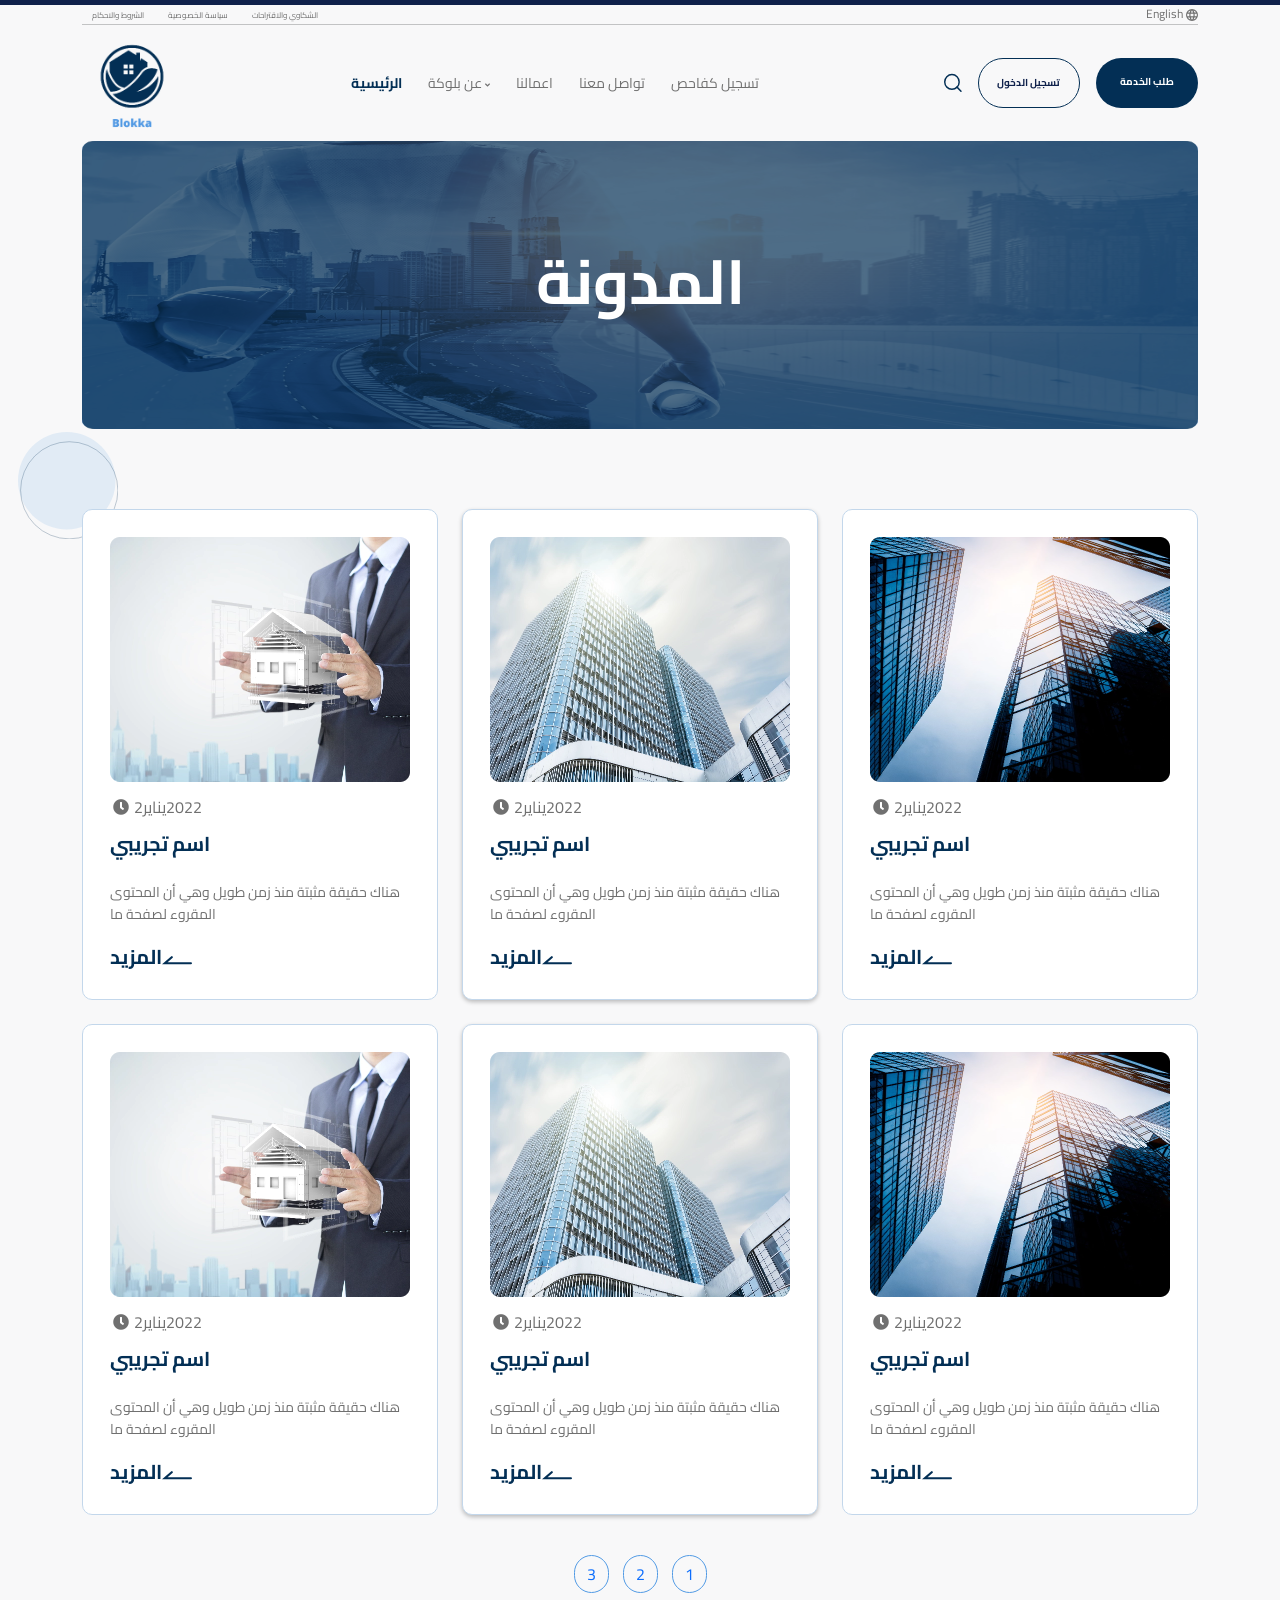
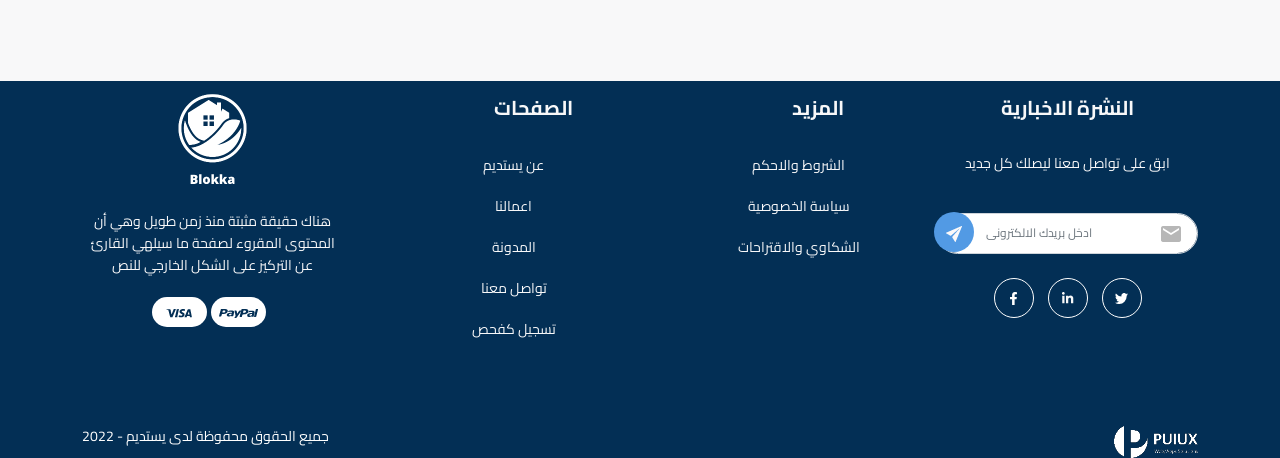
<file: blogen.html>
<!DOCTYPE html>
<html>
<head>
    <title>YASTAEEM</title>
    <meta name="description" content=""/>
    <meta name="keywords" content=""/>
    <meta charset="utf-8"/>
    <meta name="author" content=""/>
    <meta name="viewport" content="width=device-width, initial-scale=1"/>

    <!-- css files -->
    <link rel="preconnect" href="https://fonts.googleapis.com">
    <link rel="preconnect" href="https://fonts.gstatic.com" crossorigin>
    <link href="https://fonts.googleapis.com/css2?family=Cairo&display=swap" rel="stylesheet">
    <link rel="stylesheet" href="https://use.fontawesome.com/releases/v5.15.4/css/all.css">
    <!-- <link rel="stylesheet" href="https://maxst.icons8.com/vue-static/landings/line-awesome/font-awesome-line-awesome/css/all.min.css"> -->
    <!-- <link rel="stylesheet"
          href="https://maxst.icons8.com/vue-static/landings/line-awesome/font-awesome-line-awesome/css/all.min.css"> -->
          
          <link href="https://unpkg.com/aos@2.3.1/dist/aos.css" rel="stylesheet">
   
    <link rel="stylesheet" type="text/css" href="https://cdn.datatables.net/1.12.1/css/jquery.dataTables.css">
    <link rel="stylesheet" href="css/owl.carousel.min.css"/>
    <link rel="stylesheet" href="css/owl.theme.default.min.css"/>
    
    <link rel="stylesheet" href="css/bootstrap.min.css"/>
    <link rel="stylesheet" href="css/bootstrap.rtl.min.css"/>
    <!-- <link rel="stylesheet" href="css/style.rtl.css"/> -->
    <link rel="stylesheet" href="css/style.css"/>
    <link rel="stylesheet" href="css/styleen.css"/>
    <link rel="stylesheet" href="css/responsive.css"/>
    <style>
        form.active{
            animation: fadeInRight 1s ease-in-out;
        }
        @keyframes fadeInRight {
  from {
    opacity: 0;
    transform: translateX(300px);
  }
  to {
    opacity: 1;
  }
}
form.unactive{
            animation: fadeOutRight 1s ease-in-out;
        }
        @keyframes fadeOutRight {
  from {
    opacity: 1;
   
  }
  to {
    opacity: 0;
    transform: translateX(0);
  }
}
    </style>

    <style>
        /* width */
        ::-webkit-scrollbar {
            width: 10px;
        }

        /* Track */
        ::-webkit-scrollbar-track {
            background: #EDF2F6;
            border-radius: 20px;
            /* padding: 80px; */

        }

        /* Handle */
        ::-webkit-scrollbar-thumb {
            background: #082032;
            border-radius: 20px;

        }

        /* Handle on hover */
        ::-webkit-scrollbar-thumb:hover {
            background: #555;
        }

        .navigation {
    position: relative;
    height: 80vh;
    width: 98%;
    overflow-x: hidden;
    transition: width 0.5s;
    margin-top: 1em;
    min-height: 1000px;
}

        .navigation>.nav-tabs {
            display: block;
            transition: width 0.5s;
            border-radius: 20px;
            box-shadow: inset 5px 5px 10px rgba(0, 0, 0, 0.1),
            inset 5px 5px 20px rgba(255, 255, 255, 0.1),
            inset -5px -5px 15px rgba(0, 0, 0, 0.2);
            /* height: 100%; */
            padding-bottom:10em ;
            /* margin-left: 1em; */
            background-color: #032F55;
            border-bottom: 0px solid #F8F8F9;
        }
        .navigation .nav-tabs{
            border-bottom: 0px solid #F8F8F9;
        }
        .navigation .nav-tabs .nav-link:focus, .navigation .nav-tabs .nav-link:hover {
            border: none !important;
        }

        .navigation .nav-tabs .nav-link, .navigation .nav-tabs .nav-link {
            border: none !important;
        }

        .navigation > ul {
            position: absolute;
            top: 0;
            left: 0;
            width: 100%;
            padding-right: 5px;
            padding-top: 40px;
            padding-left: 0rem;
            padding-right: 0rem;
        }

        .list {
    position: relative;
    list-style: none;
    width: 92%;
    border-radius: 0 50px 50px 0;
    margin-right: 10%;
}

        .list.dropdown::after {
            font-family: "Font Awesome 5 Free";
            content: "\f107";
            display: inline-block;
            padding-right: 3px;
            vertical-align: middle;
            font-weight: 900;
            color: #F8F8F9;
            position: absolute;
            top: 1.5em;
            left: 2em;
            transition: 0.5s;
        }

        .list.dropdown.active::after {
            color: black;
            transform: rotateX(180deg);
        }

        .list.active::before {
            opacity: 0;
            transform: translate(-50%, -50%);
            width: 95%;
            left: 50%;
        }

        .list.active > a::before {
            content: "";
            position: absolute;
            top: -49px;
            left: 0;
            width: 51px;
            height: 51px;
            border-radius: 50%;
            box-shadow: -15px 19px 0px #F8F8F9;
        }

        .list.active > a::after {
            content: "";
            position: absolute;
            bottom: -50px;
            left: 0;
            width: 51px;
            height: 51px;
            border-radius: 50%;
            box-shadow: -17px -19px 0px #F8F8F9;
        }

        .list > a {
            position: relative;
            display: flex !important;
            text-decoration: none;
            width: 100%;
            color: white !important;
            border-radius: 0 50px 50px 0 !important;
            transition: 0.001s;
        }

        .list.active > a {
            position: relative;
            display: flex;
            text-decoration: none;
            width: 100%;
            color: black !important;
            border: none !important;
            background: #F8F8F9;
        }

        .navigation .drop-down-menu > .active {
            position: relative;
            display: flex;
            text-decoration: none;
            width: 100%;
            color: black !important;
            border: none !important;
            background: #F8F8F9;
            border-radius: 0 50px 50px 0;
        }

        .navigation  .drop-down-menu > .active::before {
            content: "";
            position: absolute;
            top: -49px;
            left: 0;
            width: 51px;
            height: 51px;
            border-radius: 50%;
            box-shadow: -15px 19px 0px #F8F8F9;
        }

        .navigation  .drop-down-menu > .active::after {
            content: "";
            position: absolute;
            bottom: -50px;
            left: 0;
            width: 51px;
            height: 51px;
            border-radius: 50%;
            box-shadow: -17px -19px 0px #F8F8F9;
        }

        .navigation  .icon {
            margin-right: 40px;
            position: relative;
            display: block;
            height: 60px;
            line-height: 65px;
            text-align: center;
            display: flex;
            justify-content: center;
            align-items: center;
        }

        .navigation i {
            position: relative;
            font-size: 1.2em;
            z-index: 1;
            /* font-weight: 500; */
        }

      .navigation   .title {
            position: relative;
            display: block;
            padding-right: 20px;
            height: 60px;
            line-height: 60px;
            font-size: 18px;
            font-weight: 500;
            white-space: nowrap;
        }

      .navigation  .list.dropdown .drop-down-menu {
            color: white;
            display: none;

        }
       .navigation .list.dropdown .drop-down-menu li{
            color: #ffffff;
            display: flex;
        }
       .navigation .list.dropdown.active .drop-down-menu {
            display: block;
            margin-top: 0.1em ;
            padding-bottom:10em ;
        }
       .navigation .nav-tabs .nav-link.active{
            background: #F8F8F9;
        }

    </style>
    <!--[if lt IE 9]>
    <script src="js/html5shiv.min.js"></script>
    <script src="js/respond.min.js"></script>
    <![endif]-->
</head>
<body>
<!-------------start---------------->


<div class="load-bar"><div class="linear"></div></div>
<div id="myOverlay" class="overlay">
    <span class="closebtn" onclick="closeSearch()" title="Close Overlay">×</span>
    <div class="overlay-content">
      <form action="/action_page.php">
        <input type="text" placeholder="كلمة البحث ...." name="search">
        <button type="submit"><i class="fa fa-search"></i></button>
      </form>
    </div>
  </div>
<!-- topheader -->
<div class="container">
<div style="display: flex; justify-content: space-between;">
    <div>
        <ul class="topheaderul">
            <li><a href="#">الشروط والاحكام</a></li>
            <li><a href="#">سياسة الخصوصية</a></li>
            <li><a href="#">الشكاوي والاقتراحات</a></li>
        </ul>
    </div>
    <div>
        <div class="dropdown">
            <button class="btn btn-secondary dropdown-toggle" type="button" data-bs-toggle="dropdown"
                    aria-expanded="false">
                <span class="langspan">English</span>
                <img class="langi" src="images/Icon material-language.svg"/>
            </button>
            <ul class="dropdown-menu langmenu">
                <li><a class="dropdown-item" href="indexrtl.html">العربية</a></li>
            </ul>
        </div>
    </div>
</div>
<hr/>
</div>

<!-- navbar -->
<div class="homebackground">
<nav class="navbar navbar-expand-lg">
    <div class="container">
        <a class="navbarbrand" href="#">
            <img class="logo" src="images/logo.png"/>
        </a>
        <button class="navbar-toggler" type="button" data-bs-toggle="collapse"
                data-bs-target="#navbarSupportedContent" aria-controls="navbarSupportedContent"
                aria-expanded="false" aria-label="Toggle navigation">
            <span class="navbar-toggler-icon">
              <i class="fas fa-bars"></i>
            </span>
        </button>
        <div class="collapse navbar-collapse" id="navbarSupportedContent">
            <ul class="navbar-nav me-auto mb-2 mb-lg-0">

                <li class="nav-item nav-item1 li1">
                    <a class="nav-link active" aria-current="page" href="#">الرئيسية</a>
                </li>
                <li class="nav-item dropdown">
                    <a class="nav-link dropdown-toggle balokkali" href="#" id="navbarDropdown" role="button"
                       data-bs-toggle="dropdown" aria-expanded="false">
                        عن بلوكة
                        <i class="fa fa-angle-down balokkai"></i>
                    </a>
                    <ul class="dropdown-menu dropdown-menu1" aria-labelledby="navbarDropdown">
                        <li><a class="dropdown-item" href="#">
                            <div class="notif1">
                                <div>
                                    <img class="eye" src="images/Group 1616.svg"/>
                                    <span class="eyespan"> رؤيتنا </span>
                                    <i style="float: left;" class=" eye2 fa fa-arrow-left"></i>
                                    <div class="clear"></div>
                                </div>
                                <h6 class="notificationh6">نسعى جاهدين الى تبسيط عملية العقارات</h6>
                            </div>
                        </a></li>
                        <li><a class="dropdown-item" href="#">
                            <div class="notif1">
                                <div>
                                    <img class="eye"
                                         src="images/6646376_dart_essentials_goal_mission_success_icon (1).svg"/>
                                    <span class="eyespan"> رسالتنا </span>
                                    <i style="float: left;" class="eye2 fa fa-arrow-left"></i>
                                    <div class="clear"></div>
                                </div>
                                <h6 class="notificationh6">نسعى جاهدين الى تبسيط عملية العقارات</h6>
                            </div>
                        </a></li>
                        <li><a class="dropdown-item" href="#">
                            <div class="notif3">
                                <div>
                                    <img class="eye" src="images/6619592_goal_keyword_seo_target_icon.svg"/>
                                    <span class="eyespan"> اهدافنا </span>
                                    <i style="float: left;" class="eye2 fa fa-arrow-left"></i>
                                    <div class="clear"></div>
                                </div>
                                <h6 class="notificationh6">نسعى جاهدين الى تبسيط عملية العقارات</h6>
                            </div>
                        </a></li>
                        <!-- <li><a class="dropdown-item" href="#">Another action</a></li>
                        <li><hr class="dropdown-divider"></li>
                        <li><a class="dropdown-item" href="#">Something else here</a></li> -->
                    </ul>
                </li>
                <li class="nav-item nav-item1 li1">
                    <a class="nav-link  link3" aria-current="page" href="#">اعمالنا</a>
                </li>
                <li class="nav-item nav-item1 li1">
                    <a class="nav-link  link4" aria-current="page" href="#"> تواصل معنا</a>
                </li>
                <li class="nav-item nav-item1 li1">
                    <a class="nav-link  link5" aria-current="page" href="#">تسجيل كفاحص</a>
                </li>


            </ul>

            <div class="btns">
                <!-- <div class="dropdown">
                    <button style="position: relative;" class="btn btn-secondary dropdown-toggle" type="button" data-bs-toggle="dropdown" aria-expanded="false">
                        <i style="color: #032F55;     margin-top: 16px;
                        margin-left: 15px;
                        font-size: 20px; position: relative;" class="fas fa-bell"></i>
                        <span class="notificationspan">0</span>
                    </button>
                    <div class="dropdown-menu dropdown-menu2">
                        <ul class="dropdownul">
                            <li><a class="dropdown-item" href="#">
                              <div class="row">
                                  <div class="col-9">
                                      <h5 style="color: #032F55; font-weight: bold;">استعد</h5>
                                      <div style="display: flex;">
                                      <p >هناك حقيقة مثبتة منذ زمن طويل وهي أن المحتوى المقروء<br/> لصفحة
                                           ما سيلهي القارئ عن التركيز على الشكل
                                           <span style="color: #529AE4;">المزيد</span>
                                          </p>
                                      </div>
                                  </div>
                              <div class="col-3">
                                  <div class="notificationimg">
                                      <img src="images/3289577_fast_run_running_icon.svg"/>
                                  </div>
                                  </div>
                                  </div>
                              
                            </a></li>
                            <li><a class="dropdown-item" href="#">
                              <div class="row">
                                <div class="col-9">
                                    <h5 style="color: #032F55; font-weight: bold;">استعد</h5>
                                    <div style="display: flex;">
                                    <p >هناك حقيقة مثبتة منذ زمن طويل وهي أن المحتوى المقروء<br/> لصفحة
                                         ما سيلهي القارئ عن التركيز على الشكل
                                         <span style="color: #529AE4;">المزيد</span>
                                        </p>
                                    </div>
                                </div>
                              <div class="col-3">
                                  <div class="notificationimgg">
                              <img src="images/216514_warning_icon.svg"/>
                                  </div>
                                  </div>
                                  </div>
                            </a></li>
                            <li><a class="dropdown-item" href="#">
                              <div class="row">
                                <div class="col-9">
                                    <h5 style="color: #032F55; font-weight: bold;">استعد</h5>
                                    <div style="display: flex;">
                                    <p >هناك حقيقة مثبتة منذ زمن طويل وهي أن المحتوى المقروء<br/> لصفحة
                                         ما سيلهي القارئ عن التركيز على الشكل
                                         <span style="color: #529AE4;">المزيد</span>
                                        </p>
                                    </div>
                                </div>
                              <div class="col-3">
                                  <div class="notificationimggg">
                              <img src="images/2203534_cash_coin_money_value_icon.svg"/>
                                  </div>
                                  </div>
                                  </div>
                            </a></li>
                            <li><a class="dropdown-item" href="#">
                                <div class="row">
                                    <div class="col-9">
                                        <h5 style="color: #032F55; font-weight: bold;">استعد</h5>
                                        <div style="display: flex;">
                                        <p >هناك حقيقة مثبتة منذ زمن طويل وهي أن المحتوى المقروء<br/> لصفحة
                                             ما سيلهي القارئ عن التركيز على الشكل
                                             <span style="color: #529AE4;">المزيد</span>
                                            </p>
                                        </div>
                                    </div>
                                <div class="col-3">
                                    <div class="notificationimg">
                                        <img src="images/3289577_fast_run_running_icon.svg"/>
                                    </div>
                                    </div>
                                    </div>
                                
                              </a></li>
                              <li><a class="dropdown-item" href="#">
                                <div class="row">
                                    <div class="col-9">
                                        <h5 style="color: #032F55; font-weight: bold;">استعد</h5>
                                        <div style="display: flex;">
                                        <p >هناك حقيقة مثبتة منذ زمن طويل وهي أن المحتوى المقروء<br/> لصفحة
                                             ما سيلهي القارئ عن التركيز على الشكل
                                             <span style="color: #529AE4;">المزيد</span>
                                            </p>
                                        </div>
                                    </div>
                                <div class="col-3">
                                    <div class="notificationimgg">
                                <img src="images/216514_warning_icon.svg"/>
                                    </div>
                                    </div>
                                    </div>
                              </a></li>
                              <li><a class="dropdown-item" href="#">
                                <div class="row">
                                    <div class="col-9">
                                        <h5 style="color: #032F55; font-weight: bold;">استعد</h5>
                                        <div style="display: flex;">
                                        <p >هناك حقيقة مثبتة منذ زمن طويل وهي أن المحتوى المقروء<br/> لصفحة
                                             ما سيلهي القارئ عن التركيز على الشكل
                                             <span style="color: #529AE4;">المزيد</span>
                                            </p>
                                        </div>
                                    </div>
                                <div class="col-3">
                                    <div class="notificationimggg">
                                <img src="images/2203534_cash_coin_money_value_icon.svg"/>
                                    </div>
                                    </div>
                                    </div>
                              </a></li>
                          </ul>
                          <div style="text-align: center; margin-bottom: 1em;"><a style="margin: auto;" href="#">المزيد من الاشعارات</a></div>
                    </div>
                    
                  </div> -->
                  
                <img onclick="openSearch()" class="srchicon" src="images/searchicon.svg"/>
                <a href="#" class="loginbtn">تسجيل الدخول</a>
                <a href="#" class="servicebtn"> طلب الخدمة</a> 
            </div>

        </div>
    </div>
</nav>


</div>

<!-- blog -->

<div class="blog">
  <div class="container">
    <div class="myposition">
     <img class="blogimg"  src="images/future-building-construction-engineering-project.png"/>
     <div style="text-align: center; position: absolute; top: 50%; left: 50%; margin: auto;transform: translate(-50%, -50%);">
     <h2 style="font-size: 62px; font-weight: bold; color: #fff;">المدونة</h2>
     </div>
    </div> 
  </div>
</div>

<!-- blogitems -->
<div>
    <img class="shapeblog41" src="images/Group 1670.svg"/>
</div>

<div data-aos="fade-down" data-aos-easing="ease-out-cubic"
data-aos-duration="1000" class="blogitems">
    <div class="container">
        <div class="row">
            <div class="col-md-4 col-sm-12 col-xs-12">
                <div class="item">
                    <div class="blogitem">
                        <div>
                            <img src="images/bussiness.png"/>
                        </div>
                        <div class="blogcontent">
                            <div class="datediv">
                                <i class="fa fa-clock clocki"></i>
                                <span class="clockdate">2يناير</span>
                                <span class="clockyear">2022</span>
                            </div>
                            <h5 class="myh5">اسم تجريبي</h5>
                            <p class="blogp">هناك حقيقة مثبتة منذ زمن طويل وهي أن المحتوى المقروء لصفحة ما</p>
                            <a href="#" class="morebtn1">
                                <div style="display: flex;">
                                    <span class="morebtn">المزيد</span>
                                    <img class="moreimg" src="images/Path 8317.svg"/>
                                </div>
                            </a>
                        </div>
                    </div>
                </div>
            </div>
            <div class="col-md-4 col-sm-12 col-xs-12">
                <div class="item">
                    <div class="blogitem2 blogitemm">
                        <div>
                            <img class="blogimg" src="images/giant-building-with-sun.png"/>
                        </div>
                        <div class="blogcontent">
                            <div class="datediv">
                                <i class="fa fa-clock clocki"></i>
                                <span class="clockdate">2يناير</span>
                                <span class="clockyear">2022</span>
                            </div>
                            <h5 class="myh5">اسم تجريبي</h5>
                            <p class="blogp">هناك حقيقة مثبتة منذ زمن طويل وهي أن المحتوى المقروء لصفحة ما</p>
                            <a href="#" class="morebtn1">
                                <div style="display: flex;">
                                    <span class="morebtn">المزيد</span>
                                    <img class="moreimg" src="images/Path 8317.svg"/>
                                </div>
                            </a>
                        </div>

                    </div>
                </div>
            </div>
            <div class="col-md-4 col-sm-12 col-xs-12">
                <div class="item">
                    <div class="blogitem">
                        <div>
                            <img src="images/low-angle-view-skyscrapers.png"/>
                        </div>
                        <div class="blogcontent">
                            <div class="datediv">
                                <i class="fa fa-clock clocki"></i>
                                <span class="clockdate">2يناير</span>
                                <span class="clockyear">2022</span>
                            </div>
                            <h5 class="myh5">اسم تجريبي</h5>
                            <p class="blogp">هناك حقيقة مثبتة منذ زمن طويل وهي أن المحتوى المقروء لصفحة ما</p>
                            <a href="#" class="morebtn1">
                                <div style="display: flex;">
                                    <span class="morebtn">المزيد</span>
                                    <img class="moreimg" src="images/Path 8317.svg"/>
                                </div>
                            </a>
                        </div>
                    </div>
                </div>
            </div>
            
            <div class="col-md-4 col-sm-12 col-xs-12 myitem">
                <div class="item">
                    <div class="blogitem">
                        <div>
                            <img src="images/bussiness.png"/>
                        </div>
                        <div class="blogcontent">
                            <div class="datediv">
                                <i class="fa fa-clock clocki"></i>
                                <span class="clockdate">2يناير</span>
                                <span class="clockyear">2022</span>
                            </div>
                            <h5 class="myh5">اسم تجريبي</h5>
                            <p class="blogp">هناك حقيقة مثبتة منذ زمن طويل وهي أن المحتوى المقروء لصفحة ما</p>
                            <a href="#" class="morebtn1">
                                <div style="display: flex;">
                                    <span class="morebtn">المزيد</span>
                                    <img class="moreimg" src="images/Path 8317.svg"/>
                                </div>
                            </a>
                        </div>
                    </div>
                </div>
            </div>
            <div class="col-md-4 col-sm-12 col-xs-12 myitem">
                <div class="item">
                    <div class="blogitem2">
                        <div>
                            <img class="blogimg" src="images/giant-building-with-sun.png"/>
                        </div>
                        <div class="blogcontent">
                            <div class="datediv">
                                <i class="fa fa-clock clocki"></i>
                                <span class="clockdate">2يناير</span>
                                <span class="clockyear">2022</span>
                            </div>
                            <h5 class="myh5">اسم تجريبي</h5>
                            <p class="blogp">هناك حقيقة مثبتة منذ زمن طويل وهي أن المحتوى المقروء لصفحة ما</p>
                            <a href="#" class="morebtn1">
                                <div style="display: flex;">
                                    <span class="morebtn">المزيد</span>
                                    <img class="moreimg" src="images/Path 8317.svg"/>
                                </div>
                            </a>
                        </div>

                    </div>
                </div>
            </div>
            <div class="col-md-4 col-sm-12 col-xs-12 myitem">
                <div class="item">
                    <div class="blogitem">
                        <div>
                            <img src="images/low-angle-view-skyscrapers.png"/>
                        </div>
                        <div class="blogcontent">
                            <div class="datediv">
                                <i class="fa fa-clock clocki"></i>
                                <span class="clockdate">2يناير</span>
                                <span class="clockyear">2022</span>
                            </div>
                            <h5 class="myh5">اسم تجريبي</h5>
                            <p class="blogp">هناك حقيقة مثبتة منذ زمن طويل وهي أن المحتوى المقروء لصفحة ما</p>
                            <a href="#" class="morebtn1">
                                <div style="display: flex;">
                                    <span class="morebtn">المزيد</span>
                                    <img class="moreimg" src="images/Path 8317.svg"/>
                                </div>
                            </a>
                        </div>
                    </div>
                </div>
            </div>
        </div>
        <div class="mypagination">
            <nav aria-label="Page navigation example">
                <ul class="pagination justify-content-center">
                  <li class="page-item disabled">
                    <!-- <a class="page-link" href="#" tabindex="-1" aria-disabled="true">Previous</a> -->
                  </li>
                  <li class="page-item"><a class="page-link" href="#">3</a></li>
                  <li class="page-item"><a class="page-link" href="#">2</a></li>
                  <li class="page-item"><a class="page-link" href="#">1</a></li>
                  <li class="page-item">
                    <!-- <a class="page-link" href="#">Next</a> -->
                  </li>
                </ul>
              </nav>
        </div>
    </div>
    
</div>

<div>
    <img class="shapeblog44" src="images/Group 1670.svg"/>
</div>
<!-- footer -->
<footer>
    <div class="myfooter">
        <div class="container">
            <div class="row">
                <div class="col-6 col-sm-6 col-xs-6 col-md-3 ">
                    <div>
                        <img class="footerlogo" src="images/Blokka (3).png"/>
                    </div>
                    <div>
                        <p class="footerp">
                            هناك حقيقة مثبتة منذ زمن
                            طويل وهي أن المحتوى المقروء لصفحة ما سيلهي
                            القارئ عن التركيز على الشكل الخارجي للنص
                        </p>
                    </div>
                    <div>
                        <button class="visa"><a><img src="images/visa.png"/></a></button>
                        <button class="paypal"><a><img src="images/paypal.png"/></a></button>
                    </div>
                </div>
                <div class="col-6 col-sm-6 col-xs-6 col-md-3">
                    <div class="pages">
                        <h5 class="footerh5">الصفحات</h5>
                        <ul class="p1">
                            <li><a href="#"> عن يستديم</a></li>
                            <li><a href="#">اعمالنا </a></li>
                            <li><a href="#"> المدونة</a></li>
                            <li><a href="#"> تواصل معنا</a></li>
                            <li><a href="#"> تسجيل كفحص</a></li>
                        </ul>
                    </div>
                    <!-- <div>
                      <h5 class="footerh5">الصفحات</h5>
                     <a><span class="p1">عن يستديم</span></a>
                      <br/>
                     <a><span class="p2">اعمالنا</span></a>
                      <br/>
                      <a><span class="p3">المدونة</span></a>
                      <br/>
                      <a><span class="p4">تواصل معنا</span></a>
                      <br/>
                      <a><span class="p5">تسجيل كفاحص</span></a>
                    </div> -->
                </div>
                <div class="col-6 col-sm-6 col-xs-6 col-md-3">
                    <div>
                        <h5 class="footerh5 footerh555">المزيد</h5>
                        <ul class="p1">
                            <li><a href="#">الشروط والاحكم</a></li>
                            <li><a href="#">سياسة الخصوصية</a></li>
                            <li><a href="#">الشكاوي والاقتراحات</a></li>
                        </ul>
                    </div>
                </div>
                <div class="col-6 col-sm-6 col-xs-6 col-md-3">
                    <h5 class="footerh55 footerh5555">النشرة الاخبارية</h5>
                    <p class="p11">ابق على تواصل معنا ليصلك كل جديد</p>
                    <div class="inputdiv">
                        <form>
                            <input type="text" class="form-control myinput" placeholder="ادخل بريدك الالكترونى"/>
                            <img class="material" src="images/Icon material-email.png"/>
                            <button class="inputicon">
                                <img class="inputicon2" src="images/Icon ionic-ios-send.png"/>
                            </button>
                        </form>
                        <!-- <i class="fa fa-location-arrow inputicon"></i> -->
                    </div>
                    <div class="footersocial">
                        <a href="#" class="face"> <img class="faceimg" src="images/Icon awesome-facebook-f (1).svg"/>
                        </a>
                        <a href="#" class="face face2"> <img src="images/Icon awesome-linkedin-in.png"/> </a>
                        <a href="#" class="face"> <img src="images/Icon ionic-logo-twitter.svg"/> </a>
                    </div>
                </div>
            </div>
            <div class="lastfooter">
                <span class="lastfooterp">جميع الحقوق محفوظة لدى يستديم - 2022</span>
                <img src="images/PUIUX_LOGO.png"/>
            </div>
        </div>
        <div>
            <img class="shapeee444" src="images/Group 1669.svg"/>
        </div>
        <div>
            <img class="shapee33" src="images/Group 1547.svg"/>
        </div>
    </div>
</footer>
<!--------------------------------------->
<script src="https://ajax.googleapis.com/ajax/libs/jquery/3.6.0/jquery.min.js"></script>

<script src="js/owl.carousel.min.js"></script>
<script src="https://unpkg.com/aos@2.3.1/dist/aos.js"></script>
<script src="https://cdn.jsdelivr.net/npm/@popperjs/core@2.9.2/dist/umd/popper.min.js"
 integrity="sha384-IQsoLXl5PILFhosVNubq5LC7Qb9DXgDA9i+tQ8Zj3iwWAwPtgFTxbJ8NT4GN1R8p" 
 crossorigin="anonymous"></script>
 <!-- <script src="https://ajax.googleapis.com/ajax/libs/jquery/3.6.0/jquery.min.js"></script> -->
    <!-- <script type="text/javascript" src="DataTables/datatables.min.js"></script> -->
    <script type="text/javascript" charset="utf8" src="https://cdn.datatables.net/1.12.1/js/jquery.dataTables.js"></script>
    
<script src="https://cdn.jsdelivr.net/npm/bootstrap@5.0.2/dist/js/bootstrap.min.js" 
integrity="sha384-cVKIPhGWiC2Al4u+LWgxfKTRIcfu0JTxR+EQDz/bgldoEyl4H0zUF0QKbrJ0EcQF"
 crossorigin="anonymous"></script>
 <script src="js/main.js"></script> 
<script>
    AOS.init();
</script>

 <script>
    $('.overlay-content form').hide();

    function openSearch() {
        $('#myOverlay').fadeIn(2000);
        $('.overlay-content form').fadeIn(1000).addClass('active');
        $('.overlay-content form').removeClass('unactive');
        //   $('.overlay-content form').delay(2000).slideDown(2000);
    }

    function closeSearch() {
        $('#myOverlay').fadeOut(2000);
        $('.overlay-content form').removeClass('active');
        $('.overlay-content form').fadeIn(1000).addClass('unactive');
    }
</script>

 </body>
 </html>
</file>
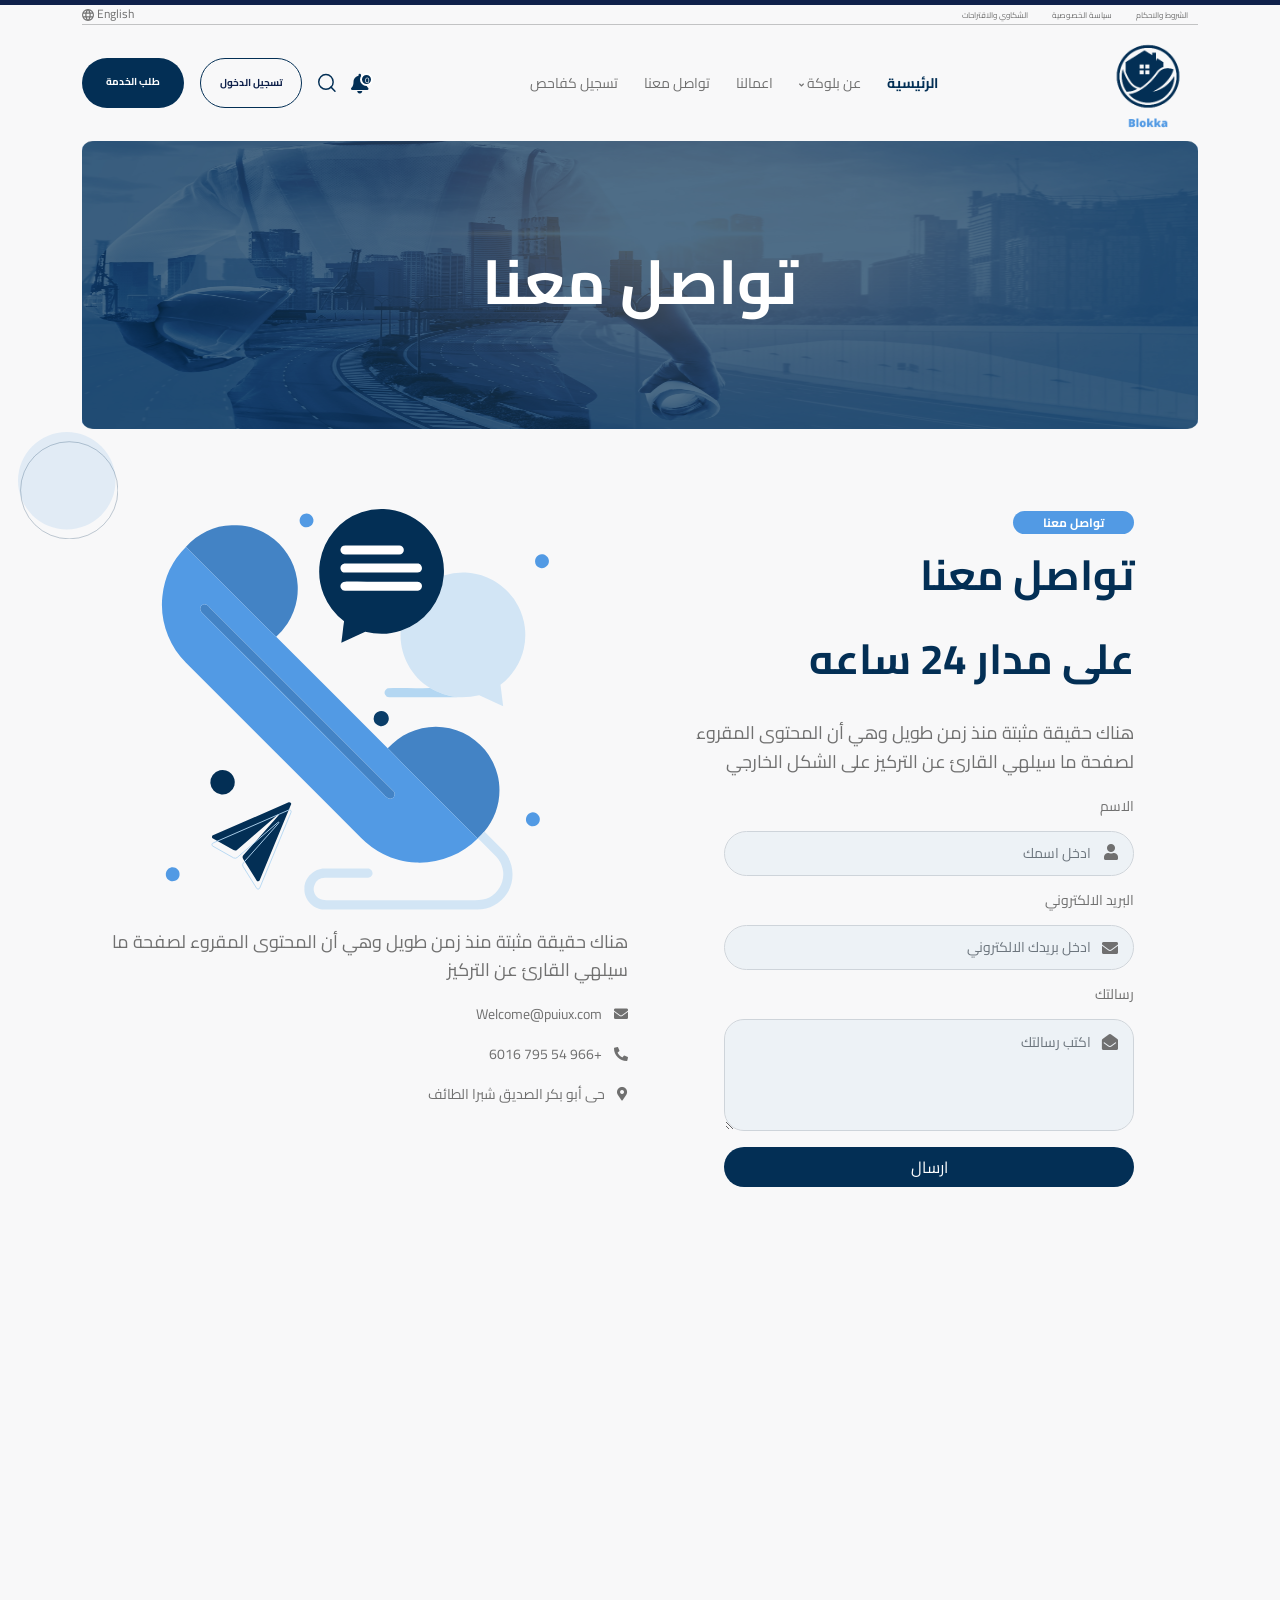
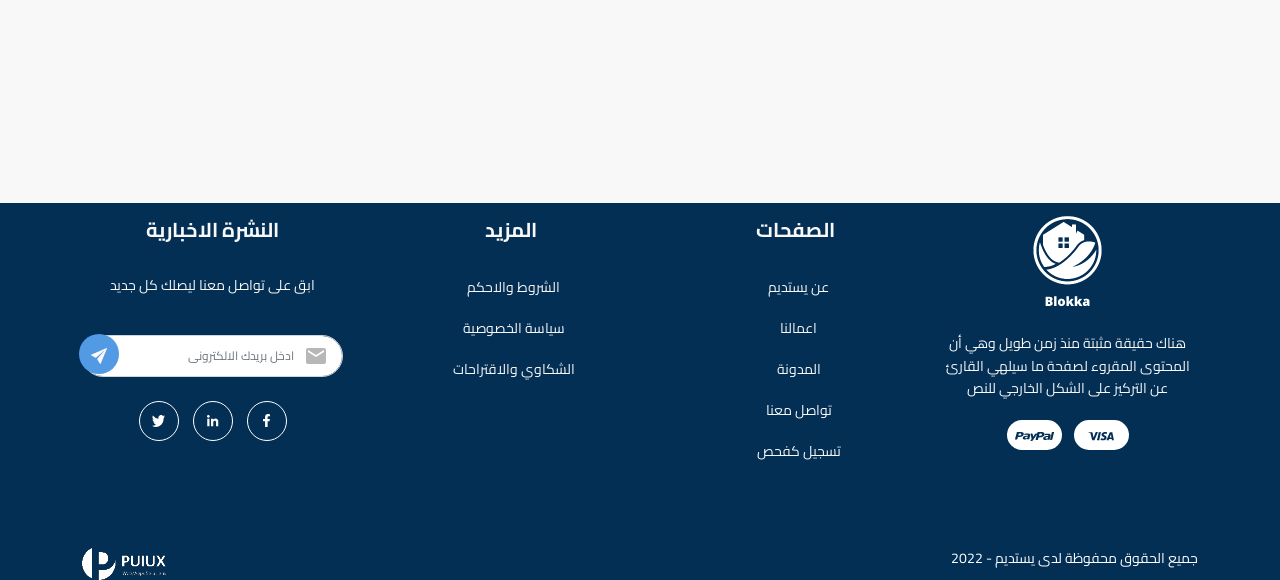
<file: contactus.html>
<!DOCTYPE html>
<html>
<head>
    <title>YASTAEEM</title>
    <meta name="description" content=""/>
    <meta name="keywords" content=""/>
    <meta charset="utf-8"/>
    <meta name="author" content=""/>
    <meta name="viewport" content="width=device-width, initial-scale=1"/>

    <!-- css files -->
    <link rel="preconnect" href="https://fonts.googleapis.com">
    <link rel="preconnect" href="https://fonts.gstatic.com" crossorigin>
    <link href="https://fonts.googleapis.com/css2?family=Cairo&display=swap" rel="stylesheet">
    <link rel="stylesheet" href="https://use.fontawesome.com/releases/v5.15.4/css/all.css">
    <!-- <link rel="stylesheet" href="https://maxst.icons8.com/vue-static/landings/line-awesome/font-awesome-line-awesome/css/all.min.css"> -->
    <!-- <link rel="stylesheet"
          href="https://maxst.icons8.com/vue-static/landings/line-awesome/font-awesome-line-awesome/css/all.min.css"> -->
          
          <link href="https://unpkg.com/aos@2.3.1/dist/aos.css" rel="stylesheet">
   
    <link rel="stylesheet" type="text/css" href="https://cdn.datatables.net/1.12.1/css/jquery.dataTables.css">
    <link rel="stylesheet" href="css/owl.carousel.min.css"/>
    <link rel="stylesheet" href="css/owl.theme.default.min.css"/>
    
    <link rel="stylesheet" href="css/bootstrap.min.css"/>
    <link rel="stylesheet" href="css/bootstrap.rtl.min.css"/>
    <!-- <link rel="stylesheet" href="css/style.rtl.css"/> -->
    <link rel="stylesheet" href="css/style.css"/>
    <link rel="stylesheet" href="css/responsive.css"/>
    <style>
        #Path_13596  , #Path_13593 , #Path_13591 , #Path_13598-2 ,#Path_13598{
            animation: dots 20s ease-in-out infinite;
            transform-origin: 98% 98%;
            transform-box: fill-box;
        }
        @keyframes dots {
            0% {
                transform: scale(0.6)
            }
            10% {
                transform:  scale(1)
            }
            20% {
                transform: scale(0.6)
            }
            30% {
                transform: scale(1)
            }
            40% {
                transform: scale(0.6)
            }
            50% {
                transform: scale(1)
            }
            60% {
                transform: scale(0.6)
            }
            70% {
                transform: scale(0.6)
            }
            80% {
                transform: scale(1)
            }
            90% {
                transform: scale(0.6)
            }
            100% {
                transform: scale(1)
            }
        }
        #_163eb1ff , #_3256c1ff{
            animation: ring 15s .7s ease-in-out infinite;
            transform-origin: 98% 98%;
            transform-box: fill-box;
        }
        @keyframes ring {
            0% {
                transform: rotate(0) scale(1) skew(1deg)
            }
            10% {
                transform: rotate(-2deg) scale(1) skew(1deg)
            }
            20% {
                transform: rotate(2deg) scale(1) skew(1deg)
            }
            30% {
                transform: rotate(-2deg) scale(1) skew(1deg)
            }
            40% {
                transform: rotate(2deg) scale(1) skew(1deg)
            }
            50% {
                transform: rotate(0) scale(1) skew(1deg)
            }
            100% {
                transform: rotate(0) scale(1) skew(1deg)
            }
        }
        #Path_13608{
            animation: swing ease-in-out 1.3s infinite alternate;
            transform-origin: 98% 98%;
            transform-box: fill-box;
        }
        @keyframes swing {
            0% { transform: scale(1.04); }
            100% { transform: scale(1); }
        }
        #_07cc66ff{
            animation: swingg ease-in-out 1.3s infinite alternate;
            transform-origin: 98% 98%;
            transform-box: fill-box;
        }
        @keyframes swingg {
            0% { transform: scale(1); }
            100% { transform: scale(1.04); }
        }

        form.active{
            animation: fadeInRight 1s ease-in-out;
        }
        @keyframes fadeInRight {
  from {
    opacity: 0;
    transform: translateX(300px);
  }
  to {
    opacity: 1;
  }
}
form.unactive{
            animation: fadeOutRight 1s ease-in-out;
        }
        @keyframes fadeOutRight {
  from {
    opacity: 1;
   
  }
  to {
    opacity: 0;
    transform: translateX(0);
  }
}
    </style>

    <style>
        /* width */
        ::-webkit-scrollbar {
            width: 10px;
        }

        /* Track */
        ::-webkit-scrollbar-track {
            background: #EDF2F6;
            border-radius: 20px;
            /* padding: 80px; */

        }

        /* Handle */
        ::-webkit-scrollbar-thumb {
            background: #082032;
            border-radius: 20px;

        }

        /* Handle on hover */
        ::-webkit-scrollbar-thumb:hover {
            background: #555;
        }

        .navigation {
    position: relative;
    height: 80vh;
    width: 98%;
    overflow-x: hidden;
    transition: width 0.5s;
    margin-top: 1em;
    min-height: 1000px;
}

        .navigation>.nav-tabs {
            display: block;
            transition: width 0.5s;
            border-radius: 20px;
            box-shadow: inset 5px 5px 10px rgba(0, 0, 0, 0.1),
            inset 5px 5px 20px rgba(255, 255, 255, 0.1),
            inset -5px -5px 15px rgba(0, 0, 0, 0.2);
            /* height: 100%; */
            padding-bottom:10em ;
            /* margin-left: 1em; */
            background-color: #032F55;
            border-bottom: 0px solid #F8F8F9;
        }
        .navigation .nav-tabs{
            border-bottom: 0px solid #F8F8F9;
        }
        .navigation .nav-tabs .nav-link:focus, .navigation .nav-tabs .nav-link:hover {
            border: none !important;
        }

        .navigation .nav-tabs .nav-link, .navigation .nav-tabs .nav-link {
            border: none !important;
        }

        .navigation > ul {
            position: absolute;
            top: 0;
            left: 0;
            width: 100%;
            padding-right: 5px;
            padding-top: 40px;
            padding-left: 0rem;
            padding-right: 0rem;
        }

        .list {
    position: relative;
    list-style: none;
    width: 92%;
    border-radius: 0 50px 50px 0;
    margin-right: 10%;
}

        .list.dropdown::after {
            font-family: "Font Awesome 5 Free";
            content: "\f107";
            display: inline-block;
            padding-right: 3px;
            vertical-align: middle;
            font-weight: 900;
            color: #F8F8F9;
            position: absolute;
            top: 1.5em;
            left: 2em;
            transition: 0.5s;
        }

        .list.dropdown.active::after {
            color: black;
            transform: rotateX(180deg);
        }

        .list.active::before {
            opacity: 0;
            transform: translate(-50%, -50%);
            width: 95%;
            left: 50%;
        }

        .list.active > a::before {
            content: "";
            position: absolute;
            top: -49px;
            left: 0;
            width: 51px;
            height: 51px;
            border-radius: 50%;
            box-shadow: -15px 19px 0px #F8F8F9;
        }

        .list.active > a::after {
            content: "";
            position: absolute;
            bottom: -50px;
            left: 0;
            width: 51px;
            height: 51px;
            border-radius: 50%;
            box-shadow: -17px -19px 0px #F8F8F9;
        }

        .list > a {
            position: relative;
            display: flex !important;
            text-decoration: none;
            width: 100%;
            color: white !important;
            border-radius: 0 50px 50px 0 !important;
            transition: 0.001s;
        }

        .list.active > a {
            position: relative;
            display: flex;
            text-decoration: none;
            width: 100%;
            color: black !important;
            border: none !important;
            background: #F8F8F9;
        }

        .navigation .drop-down-menu > .active {
            position: relative;
            display: flex;
            text-decoration: none;
            width: 100%;
            color: black !important;
            border: none !important;
            background: #F8F8F9;
            border-radius: 0 50px 50px 0;
        }

        .navigation  .drop-down-menu > .active::before {
            content: "";
            position: absolute;
            top: -49px;
            left: 0;
            width: 51px;
            height: 51px;
            border-radius: 50%;
            box-shadow: -15px 19px 0px #F8F8F9;
        }

        .navigation  .drop-down-menu > .active::after {
            content: "";
            position: absolute;
            bottom: -50px;
            left: 0;
            width: 51px;
            height: 51px;
            border-radius: 50%;
            box-shadow: -17px -19px 0px #F8F8F9;
        }

        .navigation  .icon {
            margin-right: 40px;
            position: relative;
            display: block;
            height: 60px;
            line-height: 65px;
            text-align: center;
            display: flex;
            justify-content: center;
            align-items: center;
        }

        .navigation i {
            position: relative;
            font-size: 1.2em;
            z-index: 1;
            /* font-weight: 500; */
        }

      .navigation   .title {
            position: relative;
            display: block;
            padding-right: 20px;
            height: 60px;
            line-height: 60px;
            font-size: 18px;
            font-weight: 500;
            white-space: nowrap;
        }

      .navigation  .list.dropdown .drop-down-menu {
            color: white;
            display: none;

        }
       .navigation .list.dropdown .drop-down-menu li{
            color: #ffffff;
            display: flex;
        }
       .navigation .list.dropdown.active .drop-down-menu {
            display: block;
            margin-top: 0.1em ;
            padding-bottom:10em ;
        }
       .navigation .nav-tabs .nav-link.active{
            background: #F8F8F9;
        }

    </style>
    <!--[if lt IE 9]>
    <script src="js/html5shiv.min.js"></script>
    <script src="js/respond.min.js"></script>
    <![endif]-->
</head>
<body>
<!-------------start---------------->







<div class="load-bar"><div class="linear"></div></div>
<div id="myOverlay" class="overlay">
    <span class="closebtn" onclick="closeSearch()" title="Close Overlay">×</span>
    <div class="overlay-content">
      <form action="/action_page.php">
        <input type="text" placeholder="كلمة البحث ...." name="search">
        <button type="submit"><i class="fa fa-search"></i></button>
      </form>
    </div>
  </div>
<!-- topheader -->
<div class="container">
<div style="display: flex; justify-content: space-between;">
    <div>
        <ul class="topheaderul">
            <li><a href="#">الشروط والاحكام</a></li>
            <li><a href="#">سياسة الخصوصية</a></li>
            <li><a href="#">الشكاوي والاقتراحات</a></li>
        </ul>
    </div>
    <div>
        <div class="dropdown">
            <button class="btn btn-secondary dropdown-toggle" type="button" data-bs-toggle="dropdown"
                    aria-expanded="false">
                <span class="langspan">English</span>
                <img class="langi" src="images/Icon material-language.svg"/>
            </button>
            <ul class="dropdown-menu langmenu">
                <li><a class="dropdown-item" href="indexrtl.html">العربية</a></li>
            </ul>
        </div>
    </div>
</div>
<hr/>
</div>

<!-- navbar -->
<div class="homebackground">
<nav class="navbar navbar-expand-lg">
    <div class="container">
        <a class="navbarbrand" href="#">
            <img class="logo" src="images/logo.png"/>
        </a>
        <button class="navbar-toggler" type="button" data-bs-toggle="collapse"
                data-bs-target="#navbarSupportedContent" aria-controls="navbarSupportedContent"
                aria-expanded="false" aria-label="Toggle navigation">
            <span class="navbar-toggler-icon">
              <i class="fas fa-bars"></i>
            </span>
        </button>
        <div class="collapse navbar-collapse" id="navbarSupportedContent">
            <ul class="navbar-nav me-auto mb-2 mb-lg-0">

                <li class="nav-item nav-item1 li1">
                    <a class="nav-link active" aria-current="page" href="#">الرئيسية</a>
                </li>
                <li class="nav-item dropdown">
                    <a class="nav-link dropdown-toggle balokkali" href="#" id="navbarDropdown" role="button"
                       data-bs-toggle="dropdown" aria-expanded="false">
                        عن بلوكة
                        <i class="fa fa-angle-down balokkai"></i>
                    </a>
                    <ul class="dropdown-menu dropdown-menu1" aria-labelledby="navbarDropdown">
                        <li><a class="dropdown-item" href="#">
                            <div class="notif1">
                                <div>
                                    <img class="eye" src="images/Group 1616.svg"/>
                                    <span class="eyespan"> رؤيتنا </span>
                                    <i style="float: left;" class=" eye2 fa fa-arrow-left"></i>
                                    <div class="clear"></div>
                                </div>
                                <h6 class="notificationh6">نسعى جاهدين الى تبسيط عملية العقارات</h6>
                            </div>
                        </a></li>
                        <li><a class="dropdown-item" href="#">
                            <div class="notif1">
                                <div>
                                    <img class="eye"
                                         src="images/6646376_dart_essentials_goal_mission_success_icon (1).svg"/>
                                    <span class="eyespan"> رسالتنا </span>
                                    <i style="float: left;" class="eye2 fa fa-arrow-left"></i>
                                    <div class="clear"></div>
                                </div>
                                <h6 class="notificationh6">نسعى جاهدين الى تبسيط عملية العقارات</h6>
                            </div>
                        </a></li>
                        <li><a class="dropdown-item" href="#">
                            <div class="notif3">
                                <div>
                                    <img class="eye" src="images/6619592_goal_keyword_seo_target_icon.svg"/>
                                    <span class="eyespan"> اهدافنا </span>
                                    <i style="float: left;" class="eye2 fa fa-arrow-left"></i>
                                    <div class="clear"></div>
                                </div>
                                <h6 class="notificationh6">نسعى جاهدين الى تبسيط عملية العقارات</h6>
                            </div>
                        </a></li>
                        <!-- <li><a class="dropdown-item" href="#">Another action</a></li>
                        <li><hr class="dropdown-divider"></li>
                        <li><a class="dropdown-item" href="#">Something else here</a></li> -->
                    </ul>
                </li>
                <li class="nav-item nav-item1 li1">
                    <a class="nav-link  link3" aria-current="page" href="#">اعمالنا</a>
                </li>
                <li class="nav-item nav-item1 li1">
                    <a class="nav-link  link4" aria-current="page" href="#"> تواصل معنا</a>
                </li>
                <li class="nav-item nav-item1 li1">
                    <a class="nav-link  link5" aria-current="page" href="#">تسجيل كفاحص</a>
                </li>


            </ul>

            <div class="btns">
                <div class="dropdown">
                    <button style="position: relative;" class="btn btn-secondary dropdown-toggle" type="button" data-bs-toggle="dropdown" aria-expanded="false">
                        <i style="color: #032F55;     margin-top: 16px;
                        margin-left: 15px;
                        font-size: 20px; position: relative;" class="fas fa-bell"></i>
                        <span class="notificationspan">0</span>
                    </button>
                    <div class="dropdown-menu dropdown-menu2">
                        <ul class="dropdownul">
                            <li><a class="dropdown-item" href="#">
                              <div class="row">
                                  <div class="col-9">
                                      <h5 style="color: #032F55; font-weight: bold;">استعد</h5>
                                      <div style="display: flex;">
                                      <p>هناك حقيقة مثبتة منذ زمن طويل وهي أن المحتوى المقروء<br/> لصفحة
                                           ما سيلهي القارئ عن التركيز على الشكل
                                           <span style="color: #529AE4;">المزيد</span>
                                          </p>
                                      </div>
                                  </div>
                              <div class="col-3">
                                  <div class="notificationimg">
                                      <img src="images/3289577_fast_run_running_icon.svg"/>
                                  </div>
                                  </div>
                                  </div>
                              
                            </a></li>
                            <li><a class="dropdown-item" href="#">
                              <div class="row">
                                <div class="col-9">
                                    <h5 style="color: #032F55; font-weight: bold;">استعد</h5>
                                    <div style="display: flex;">
                                    <p>هناك حقيقة مثبتة منذ زمن طويل وهي أن المحتوى المقروء<br/> لصفحة
                                         ما سيلهي القارئ عن التركيز على الشكل
                                         <span style="color: #529AE4;">المزيد</span>
                                        </p>
                                    </div>
                                </div>
                              <div class="col-3">
                                  <div class="notificationimgg">
                              <img src="images/216514_warning_icon.svg"/>
                                  </div>
                                  </div>
                                  </div>
                            </a></li>
                            <li><a class="dropdown-item" href="#">
                              <div class="row">
                                <div class="col-9">
                                    <h5 style="color: #032F55; font-weight: bold;">استعد</h5>
                                    <div style="display: flex;">
                                    <p>هناك حقيقة مثبتة منذ زمن طويل وهي أن المحتوى المقروء<br/> لصفحة
                                         ما سيلهي القارئ عن التركيز على الشكل
                                         <span style="color: #529AE4;">المزيد</span>
                                        </p>
                                    </div>
                                </div>
                              <div class="col-3">
                                  <div class="notificationimggg">
                              <img src="images/2203534_cash_coin_money_value_icon.svg"/>
                                  </div>
                                  </div>
                                  </div>
                            </a></li>
                            <li><a class="dropdown-item" href="#">
                                <div class="row">
                                    <div class="col-9">
                                        <h5 style="color: #032F55; font-weight: bold;">استعد</h5>
                                        <div style="display: flex;">
                                        <p>هناك حقيقة مثبتة منذ زمن طويل وهي أن المحتوى المقروء<br/> لصفحة
                                             ما سيلهي القارئ عن التركيز على الشكل
                                             <span style="color: #529AE4;">المزيد</span>
                                            </p>
                                        </div>
                                    </div>
                                <div class="col-3">
                                    <div class="notificationimg">
                                        <img src="images/3289577_fast_run_running_icon.svg"/>
                                    </div>
                                    </div>
                                    </div>
                                
                              </a></li>
                              <li><a class="dropdown-item" href="#">
                                <div class="row">
                                    <div class="col-9">
                                        <h5 style="color: #032F55; font-weight: bold;">استعد</h5>
                                        <div style="display: flex;">
                                        <p>هناك حقيقة مثبتة منذ زمن طويل وهي أن المحتوى المقروء<br/> لصفحة
                                             ما سيلهي القارئ عن التركيز على الشكل
                                             <span style="color: #529AE4;">المزيد</span>
                                            </p>
                                        </div>
                                    </div>
                                <div class="col-3">
                                    <div class="notificationimgg">
                                <img src="images/216514_warning_icon.svg"/>
                                    </div>
                                    </div>
                                    </div>
                              </a></li>
                              <li><a class="dropdown-item" href="#">
                                <div class="row">
                                    <div class="col-9">
                                        <h5 style="color: #032F55; font-weight: bold;">استعد</h5>
                                        <div style="display: flex;">
                                        <p>هناك حقيقة مثبتة منذ زمن طويل وهي أن المحتوى المقروء<br/> لصفحة
                                             ما سيلهي القارئ عن التركيز على الشكل
                                             <span style="color: #529AE4;">المزيد</span>
                                            </p>
                                        </div>
                                    </div>
                                <div class="col-3">
                                    <div class="notificationimggg">
                                <img src="images/2203534_cash_coin_money_value_icon.svg"/>
                                    </div>
                                    </div>
                                    </div>
                              </a></li>
                          </ul>
                          <div style="text-align: center; margin-bottom: 1em;"><a style="margin: auto;" href="#">المزيد من الاشعارات</a></div>
                    </div>
                    
                  </div>
                  
                <img onclick="openSearch()" class="srchicon" src="images/searchicon.svg"/>
                <a href="#" class="loginbtn">تسجيل الدخول</a>
                <a href="#" class="servicebtn"> طلب الخدمة</a> 
            </div>

        </div>
    </div>
</nav>


</div>

<!-- contactus -->
<div>
    <img class="shapeblog41" src="images/Group 1670.svg"/>
</div>

<div class="blog">
  <div class="container">
    <div class="myposition">
     <img class="blogimg"  src="images/future-building-construction-engineering-project.png"/>
     <div style="text-align: center; position: absolute; top: 50%; left: 50%; margin: auto;transform: translate(-50%, -50%);">
     <h2 style="font-size: 62px; font-weight: bold; color: #fff;">تواصل معنا</h2>
     </div>
    </div> 
  </div>
</div>

<!-- contactus second section -->
<div data-aos="fade-down" data-aos-easing="ease-out-cubic"
data-aos-duration="1000" class="contactuss">
<div class="container">
   <div class="row">
     <div class="col-md-6 col-sm-12 col-xs-12">
        <div class="contentt">
            <span class="homespan"> تواصل معنا</span>
            <h3 class="contactush3" >تواصل معنا <br/> على مدار 24 ساعه</h3>
            <p style="margin-top: 1em; color: #707070; font-size: 18px; line-height: 1.6;">هناك حقيقة مثبتة منذ زمن طويل 
                وهي أن المحتوى المقروء لصفحة ما سيلهي 
                القارئ عن التركيز على الشكل الخارجي</p>
            <form class="contactform">
                <div class="form-group">
                    <label>الاسم</label>
                    <input type="text" class="form-control contactinput" placeholder="ادخل اسمك"/>
                    <i style="top: 3.2em;" class="fa fa-user"></i>
                </div>
                <div class="form-group">
                    <label style="margin-top: 1em;" >البريد الالكتروني</label>
                    <input type="text" class="form-control contactinput" placeholder="ادخل بريدك الالكتروني"/>
                    <i class="fa fa-envelope"></i>
                </div>
                <div class="form-group">
                    <label style="margin-top: 1em;">رسالتك</label>
                    <textarea class="form-control contacttextarea" placeholder="اكتب رسالتك"></textarea>
                    <i class="fa fa-envelope-open"></i>
                </div>
                <button type="submit">ارسال</button>
            </form>    
        </div>
     </div>
     <div class="col-md-6 col-sm-12 col-xs-12">
        <div class="contenttt">
            <div class="contactcenter" style="text-align: center;">
            <!-- <img class="contactimg" style="width: 65%;" src="images/Group 1870.svg"/> -->
            <svg xmlns="http://www.w3.org/2000/svg" width="420.672" height="400.622" viewBox="0 0 420.672 435.622">
                <g id="Group_1870" data-name="Group 1870" transform="translate(-233.736 -640)">
                    <g id="Group_1868" data-name="Group 1868" transform="translate(0 -53.189)">
                        <g id="telephone" transform="translate(181.747 654.97)">
            
                            <g id="_ff5722ff" data-name="#ff5722ff">
                                <path id="Path_13591" data-name="Path 13591" d="M206.55,43.64c5.61-2.58,12.26,3.98,9.78,9.61-1.57,5.07-8.77,6.58-12.38,2.83C200.11,52.53,201.55,45.34,206.55,43.64Z" fill="#529ae4"/>
                                <path id="Path_13593" data-name="Path 13593" d="M461.37,88.51c4.12-2.62,10.02-.07,11.19,4.6,1.83,5.75-5.08,11.64-10.46,8.75C456.69,99.75,456.29,91.23,461.37,88.51Z" fill="#529ae4"/>
                                <path id="Path_13594" data-name="Path 13594" d="M44.22,255.28c4.85-1.85,10.71,2.37,9.96,7.64.06,5.64-7.41,9.21-11.79,5.62C37.41,265.36,38.61,257.03,44.22,255.28Z" transform="translate(17 173)" fill="#529ae4"/>
                                <path id="Path_13596" data-name="Path 13596" d="M452.47,368.66c5.56-2.75,12.34,3.51,10.12,9.28-1.49,5.19-8.89,7-12.51,2.99C446.27,377.48,447.66,370.46,452.47,368.66Z" fill="#529ae4"/>
                            </g>
                            <g id="_5cbeffff" data-name="#5cbeffff" transform="translate(-269.351 278.891)">
                                <path id="Path_13598" data-name="Path 13598" d="M384.35,43.473a13.333,13.333,0,0,1,15.837,16.4,13.322,13.322,0,1,1-15.837-16.4Z" transform="translate(0)" fill="#032f55"/>
                            </g>
                            <g id="_5cbeffff-2" data-name="#5cbeffff" transform="translate(-91.805 214.681)">
                                <path id="Path_13598-2" data-name="Path 13598" d="M380.419,43.336a8.283,8.283,0,0,1,9.839,10.189,8.276,8.276,0,1,1-9.839-10.189Z" transform="translate(0)" fill="#0a3d68"/>
                            </g>
                            <g id="_163eb1ff" data-name="#163eb1ff">
                                <path id="Path_13601" data-name="Path 13601" d="M77.97,79.44c13.42-14.6,32.88-24.51,53-23.44,10.72-.57,21.41,2.43,30.95,7.19a69.31,69.31,0,0,1,26.67,99.41,87.722,87.722,0,0,1-12.35,14.64c-32.97-32.28-65.2-65.33-98.12-97.67Z" fill="#4383c5"/>
                                <path id="Path_13602" data-name="Path 13602" d="M96.31,142.3c4.13-1.95,6.98,2.46,9.56,4.9q98.7,98.76,197.45,197.47c2.9,2.21,2.22,7.4-1.38,8.45-3.73,1.33-6.32-2.18-8.61-4.46Q194.39,249.6,95.36,150.65C92.73,148.48,93.13,143.72,96.31,142.3Z" fill="#4383c5"/>
                                <path id="Path_13603" data-name="Path 13603" d="M320.43,281.52a69.227,69.227,0,0,1,96.43,45.51c5.65,21.24.26,45.18-14.2,61.79-2.34,2.48-4.75,4.91-7.06,7.42l-.27.3c-32.6-32.68-65.46-65.11-97.8-98.03C304.28,291.76,311.63,285.44,320.43,281.52Z" fill="#4383c5"/>
                            </g>
                            <g id="_ffffffff" data-name="#ffffffff">
                                <path id="Path_13604" data-name="Path 13604" d="M249.12,78.19c.47-.09,1.39-.27,1.85-.36,19.68-.07,39.36-.04,59.04-.01a4.883,4.883,0,1,1,.02,9.76c-19.37.05-38.74,0-58.11.03a5.193,5.193,0,0,1-5.12-2.47A4.948,4.948,0,0,1,249.12,78.19Z" fill="#fff"/>
                                <path id="Path_13605" data-name="Path 13605" d="M250.42,97.56c26.51-.19,53.04-.09,79.55-.05,3.65-.13,6.11,4.45,4.07,7.46-1.39,2.51-4.54,2.45-7.03,2.39-25-.06-50.01-.01-75.02-.03a5.194,5.194,0,0,1-5.59-3.41A4.878,4.878,0,0,1,250.42,97.56Z" fill="#fff"/>
                                <path id="Path_13606" data-name="Path 13606" d="M249.37,117.47a19.81,19.81,0,0,1,4.62-.29c25.36.07,50.74-.04,76.11.06a4.865,4.865,0,0,1,4.41,6.4,5.108,5.108,0,0,1-5.45,3.36H251.99a5.245,5.245,0,0,1-5.32-2.7A4.962,4.962,0,0,1,249.37,117.47Z" fill="#fff"/>
                            </g>
                            <g id="_3256c1ff" data-name="#3256c1ff">
                                <path id="Path_13607" data-name="Path 13607" d="M52.52,133.15a87.478,87.478,0,0,1,25.6-53.58c32.92,32.34,65.15,65.39,98.12,97.67q60.795,60.48,121.29,121.27c32.34,32.92,65.2,65.35,97.8,98.03-17.38,17.82-42.63,27.3-67.39,26.12-12.23-.9-24.41-3.76-35.36-9.39a92.526,92.526,0,0,1-24.16-17.68Q173.17,300.31,77.91,205.05c-18.59-18.6-28.38-45.75-25.39-71.9m43.79,9.15c-3.18,1.42-3.58,6.18-.95,8.35q98.94,99.045,197.97,198.01c2.29,2.28,4.88,5.79,8.61,4.46,3.6-1.05,4.28-6.24,1.38-8.45q-98.7-98.76-197.45-197.47C103.29,144.76,100.44,140.35,96.31,142.3Z" fill="#529ae4"/>
                            </g>
                            <g id="_d7e816ff" data-name="#d7e816ff">
                                <path id="Path_13608" data-name="Path 13608" d="M358.5,110.61a67.867,67.867,0,0,1,61.68,118.77c1.06,7.77,1.86,15.57,2.89,23.35-8.75-3.77-17.21-8.2-25.99-11.88a83.679,83.679,0,0,1-23.71,2.07,78.682,78.682,0,0,1-29.78-10.13c-21.07-12.7-33.96-37.68-31.89-62.22a68.345,68.345,0,0,0,46.8-59.96Z" fill="#d2e5f5"/>
                            </g>
                            <g id="_b2dd00ff" data-name="#b2dd00ff">
                                <path id="Path_13609" data-name="Path 13609" d="M343.59,232.79a78.682,78.682,0,0,0,29.78,10.13c-24.47.15-48.94.01-73.41.07a5.082,5.082,0,0,1-5.19-2.81c-1.68-2.63.31-6.4,3.17-7.1C313.15,232.74,328.39,233.35,343.59,232.79Z" fill="#b4d7f2"/>
                            </g>
                            <g id="_d7deedff" data-name="#d7deedff">
                                <path id="Path_13610" data-name="Path 13610" d="M395.6,396.24c2.31-2.51,4.72-4.94,7.06-7.42,7.03,7.46,14.58,14.44,21.59,21.94,10.67,12.32,12.11,31.88,2.99,45.53A38.792,38.792,0,0,1,395,473.83q-83.01,0-166.04-.01c-11.9.02-22.7-10.79-21.99-22.8-.26-11.72,10.41-22.03,22.03-21.93,15.7-.02,31.41-.06,47.11.02,3.55.01,6.19,4.27,4.4,7.43a4.822,4.822,0,0,1-4.5,2.66c-15.58.16-31.16-.06-46.74.1a12.128,12.128,0,0,0-11.34,7.77c-2.39,5.27.18,11.94,5.09,14.78,2.34,1.53,5.22,1.67,7.93,1.7q78.555-.03,157.1-.01c4.32-.02,8.69.2,12.97-.58a28.065,28.065,0,0,0,14.63-46.59C409.04,409.59,402.29,402.94,395.6,396.24Z" fill="#d2e5f5"/>
                            </g>
                            <g id="_07cc66ff" data-name="#07cc66ff">
                                <path id="Path_13590" data-name="Path 13590" d="M269.01,41.84a67.854,67.854,0,0,1,83.16,35.12,66.49,66.49,0,0,1,6.33,33.65,68.345,68.345,0,0,1-46.8,59.96c-12.41,4.29-25.93,4.14-38.6,1.2-8.78,3.66-17.16,8.3-26.02,11.79,1.28-7.72,1.73-15.54,3.01-23.25A67.873,67.873,0,0,1,269.01,41.84M249.12,78.19a4.948,4.948,0,0,0-2.32,6.95,5.193,5.193,0,0,0,5.12,2.47c19.37-.03,38.74.02,58.11-.03a4.883,4.883,0,1,0-.02-9.76c-19.68-.03-39.36-.06-59.04.01-.46.09-1.38.27-1.85.36m1.3,19.37a4.878,4.878,0,0,0-4.02,6.36,5.194,5.194,0,0,0,5.59,3.41c25.01.02,50.02-.03,75.02.03,2.49.06,5.64.12,7.03-2.39,2.04-3.01-.42-7.59-4.07-7.46-26.51-.04-53.04-.14-79.55.05m-1.05,19.91a4.962,4.962,0,0,0-2.7,6.83,5.245,5.245,0,0,0,5.32,2.7h77.07a5.108,5.108,0,0,0,5.45-3.36,4.865,4.865,0,0,0-4.41-6.4c-25.37-.1-50.75.01-76.11-.06A19.81,19.81,0,0,0,249.37,117.47Z" fill="#032f55"/>
                            </g>
                        </g>
                    </g>
                    <g id="Group_1869" data-name="Group 1869" transform="translate(-14.246 5.047)">
                        <path id="Icon_ionic-ios-send" data-name="Icon ionic-ios-send" d="M87.933,4.7,5.571,40.593a1.888,1.888,0,0,0,.067,3.433L27.917,56.612a3.592,3.592,0,0,0,4.106-.4L75.952,18.337c.292-.247.987-.718,1.256-.449.292.292-.157.965-.4,1.256L38.8,61.952a3.58,3.58,0,0,0-.359,4.285L53,89.592a1.9,1.9,0,0,0,3.41-.045L90.468,7.186A1.888,1.888,0,0,0,87.933,4.7Z" transform="translate(297.901 949.224)" fill="#032f55"/>
                        <path id="Icon_ionic-ios-send-2" data-name="Icon ionic-ios-send" d="M87.933,4.7,5.571,40.593a1.888,1.888,0,0,0,.067,3.433L27.917,56.612a3.592,3.592,0,0,0,4.106-.4L75.952,18.337c.292-.247.987-.718,1.256-.449.292.292-.157.965-.4,1.256L38.8,61.952a3.58,3.58,0,0,0-.359,4.285L53,89.592a1.9,1.9,0,0,0,3.41-.045L90.468,7.186A1.888,1.888,0,0,0,87.933,4.7Z" transform="translate(297.901 957.64)" fill="none" stroke="#b4d7f2" stroke-width="1"/>
                    </g>
                </g>
            </svg>
            </div>
            <p>هناك حقيقة مثبتة منذ زمن طويل وهي أن المحتوى المقروء لصفحة ما سيلهي القارئ عن التركيز</p>
            <div>    
                <span> <i class="fa fa-envelope"></i></span>
                &nbsp;
                <span>Welcome@puiux.com</span>
            </div>
            <div style="margin: 1em 0;">    
                <span> <i class="fas fa-phone-alt"></i></span>
                &nbsp;
                <span>+966 54 795 6016</span>
            </div>
            <div>    
                <span> <i class="fas fa-map-marker-alt"></i></span>
                &nbsp;
                <span>حى أبو بكر الصديق شبرا الطائف</span>
            </div>
        </div>
     </div>
   </div>
   <div class="col-12">
   <div  class="mapcontact">
    <iframe src="https://www.google.com/maps/embed?pb=!1m14!1m8!1m3!1d14871.28681639682!2d40.4138372!3d21.2785241!3m2!1i1024!2i768!4f13.1!3m3!1m2!1s0x0%3A0x9849b4234ff2cc03!2zUFVJVVggLSDYqNin2YrZiNmD2LM!5e0!3m2!1sen!2seg!4v1660727135992!5m2!1sen!2seg" width="90%"
     height="450" style="border:0; border-radius: 15px;" allowfullscreen="" loading="lazy" referrerpolicy="no-referrer-when-downgrade"></iframe>
   </div>
   </div>
</div>
</div>


<div>
    <img class="shapeblog44" src="images/Group 1670.svg"/>
</div>
<!-- footer -->
<footer>
    <div class="myfooter">
        <div class="container">
            <div class="row">
                <div class="col-6 col-sm-6 col-xs-6 col-md-3 ">
                    <div>
                        <img class="footerlogo" src="images/Blokka (3).png"/>
                    </div>
                    <div>
                        <p class="footerp">
                            هناك حقيقة مثبتة منذ زمن
                            طويل وهي أن المحتوى المقروء لصفحة ما سيلهي
                            القارئ عن التركيز على الشكل الخارجي للنص
                        </p>
                    </div>
                    <div>
                        <button class="visa"><a><img src="images/visa.png"/></a></button>
                        <button class="paypal"><a><img src="images/paypal.png"/></a></button>
                    </div>
                </div>
                <div class="col-6 col-sm-6 col-xs-6 col-md-3">
                    <div class="pages">
                        <h5 class="footerh5">الصفحات</h5>
                        <ul class="p1">
                            <li><a href="#"> عن يستديم</a></li>
                            <li><a href="#">اعمالنا </a></li>
                            <li><a href="#"> المدونة</a></li>
                            <li><a href="#"> تواصل معنا</a></li>
                            <li><a href="#"> تسجيل كفحص</a></li>
                        </ul>
                    </div>
                    <!-- <div>
                      <h5 class="footerh5">الصفحات</h5>
                     <a><span class="p1">عن يستديم</span></a>
                      <br/>
                     <a><span class="p2">اعمالنا</span></a>
                      <br/>
                      <a><span class="p3">المدونة</span></a>
                      <br/>
                      <a><span class="p4">تواصل معنا</span></a>
                      <br/>
                      <a><span class="p5">تسجيل كفاحص</span></a>
                    </div> -->
                </div>
                <div class="col-6 col-sm-6 col-xs-6 col-md-3">
                    <div>
                        <h5 class="footerh5 footerh555">المزيد</h5>
                        <ul class="p1">
                            <li><a href="#">الشروط والاحكم</a></li>
                            <li><a href="#">سياسة الخصوصية</a></li>
                            <li><a href="#">الشكاوي والاقتراحات</a></li>
                        </ul>
                    </div>
                </div>
                <div class="col-6 col-sm-6 col-xs-6 col-md-3">
                    <h5 class="footerh55 footerh5555">النشرة الاخبارية</h5>
                    <p class="p11">ابق على تواصل معنا ليصلك كل جديد</p>
                    <div class="inputdiv">
                        <form>
                            <input type="text" class="form-control myinput" placeholder="ادخل بريدك الالكترونى"/>
                            <img class="material" src="images/Icon material-email.png"/>
                            <button class="inputicon">
                                <img class="inputicon2" src="images/Icon ionic-ios-send.png"/>
                            </button>
                        </form>
                        <!-- <i class="fa fa-location-arrow inputicon"></i> -->
                    </div>
                    <div class="footersocial">
                        <a href="#" class="face"> <img class="faceimg" src="images/Icon awesome-facebook-f (1).svg"/>
                        </a>
                        <a href="#" class="face face2"> <img src="images/Icon awesome-linkedin-in.png"/> </a>
                        <a href="#" class="face"> <img src="images/Icon ionic-logo-twitter.svg"/> </a>
                    </div>
                </div>
            </div>
            <div class="lastfooter">
                <span class="lastfooterp">جميع الحقوق محفوظة لدى يستديم - 2022</span>
                <img src="images/PUIUX_LOGO.png"/>
            </div>
        </div>
        <div>
            <img class="shapeeecontact444" src="images/Group 1669.svg"/>
        </div>
        <div>
            <img class="shapee33" src="images/Group 1547.svg"/>
        </div>
    </div>
</footer>
<!--------------------------------------->
<script src="https://ajax.googleapis.com/ajax/libs/jquery/3.6.0/jquery.min.js"></script>
<script src="https://unpkg.com/aos@2.3.1/dist/aos.js"></script>
<script src="js/owl.carousel.min.js"></script>
<script src="https://cdn.jsdelivr.net/npm/@popperjs/core@2.9.2/dist/umd/popper.min.js"
 integrity="sha384-IQsoLXl5PILFhosVNubq5LC7Qb9DXgDA9i+tQ8Zj3iwWAwPtgFTxbJ8NT4GN1R8p" 
 crossorigin="anonymous"></script>
 <!-- <script src="https://ajax.googleapis.com/ajax/libs/jquery/3.6.0/jquery.min.js"></script> -->
    <!-- <script type="text/javascript" src="DataTables/datatables.min.js"></script> -->
    <script type="text/javascript" charset="utf8" src="https://cdn.datatables.net/1.12.1/js/jquery.dataTables.js"></script>
    
<script src="https://cdn.jsdelivr.net/npm/bootstrap@5.0.2/dist/js/bootstrap.min.js" 
integrity="sha384-cVKIPhGWiC2Al4u+LWgxfKTRIcfu0JTxR+EQDz/bgldoEyl4H0zUF0QKbrJ0EcQF"
 crossorigin="anonymous"></script>
 <script src="js/main.js"></script> 
 <script>
    AOS.init();
</script>
 <script>
    $('.overlay-content form').hide();

    function openSearch() {
        $('#myOverlay').fadeIn(2000);
        $('.overlay-content form').fadeIn(1000).addClass('active');
        $('.overlay-content form').removeClass('unactive');
        //   $('.overlay-content form').delay(2000).slideDown(2000);
    }

    function closeSearch() {
        $('#myOverlay').fadeOut(2000);
        $('.overlay-content form').removeClass('active');
        $('.overlay-content form').fadeIn(1000).addClass('unactive');
    }
</script>
 </body>
 </html>
</file>
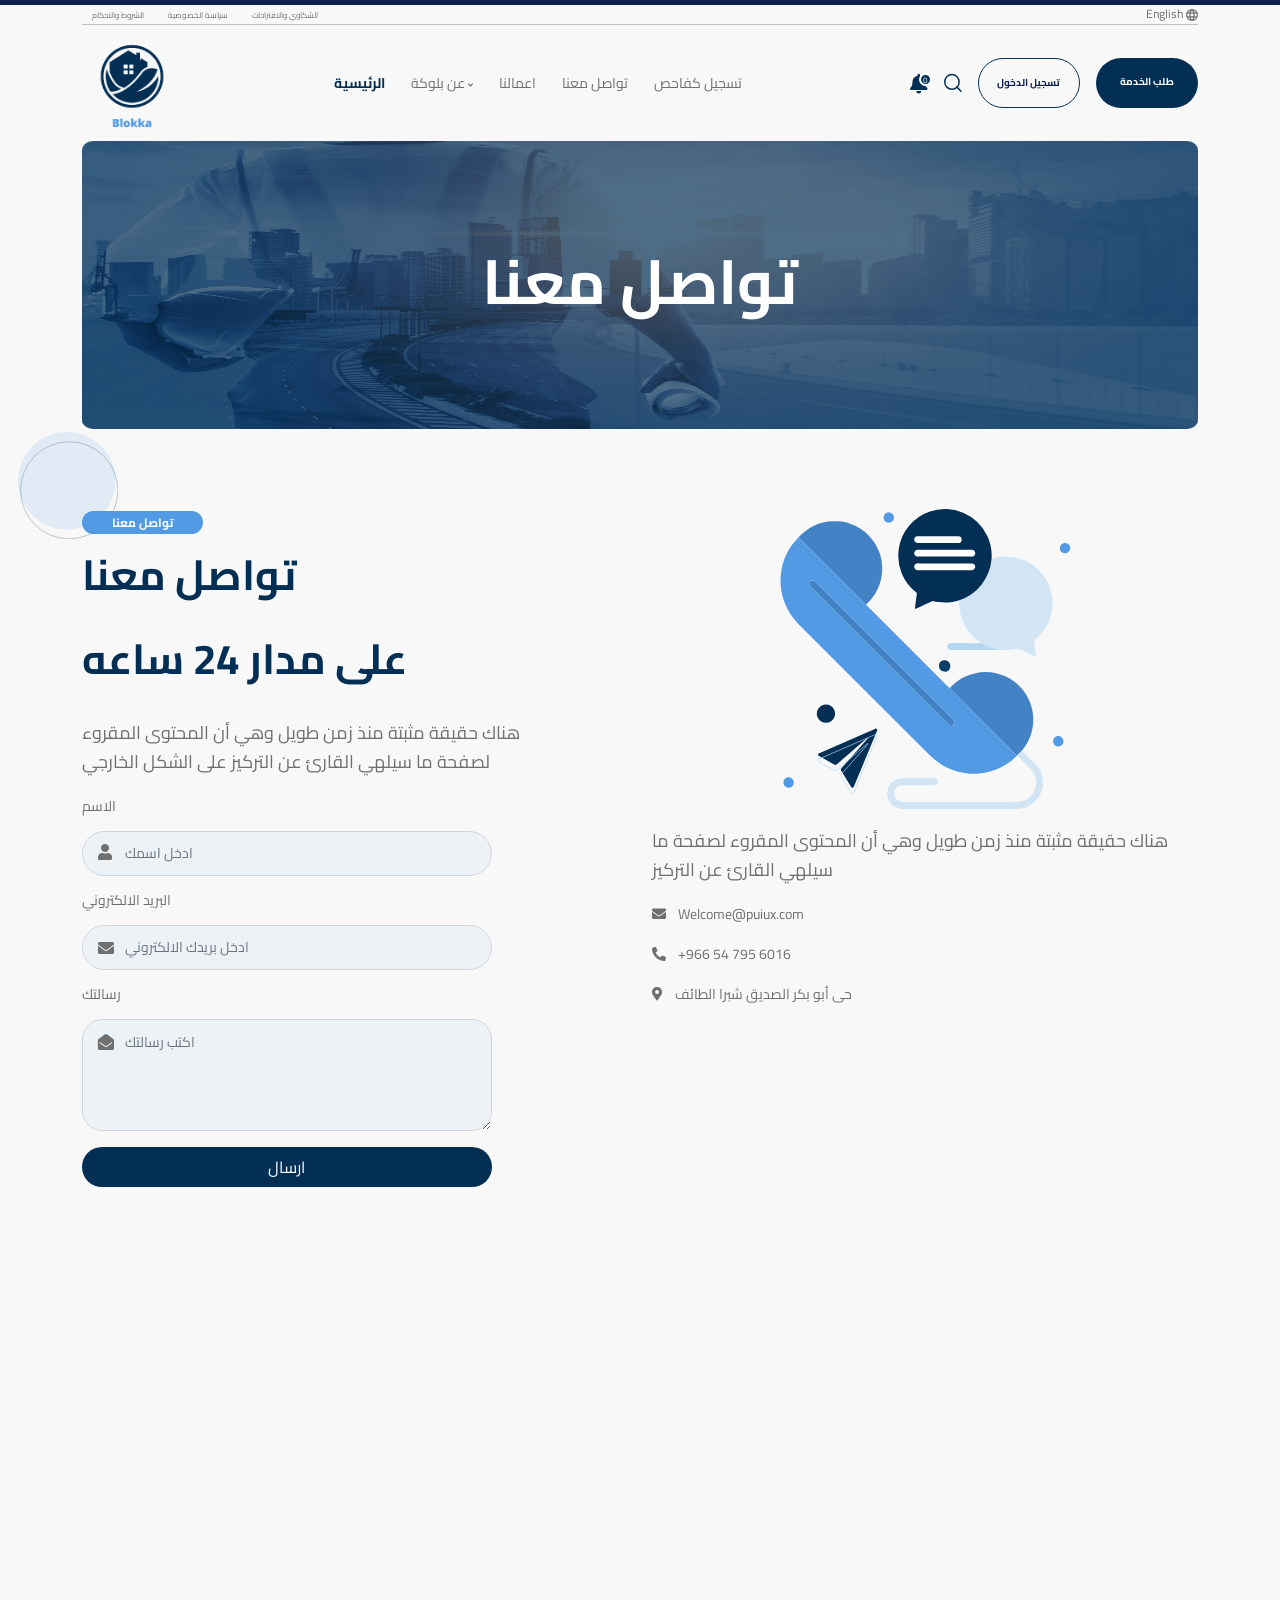
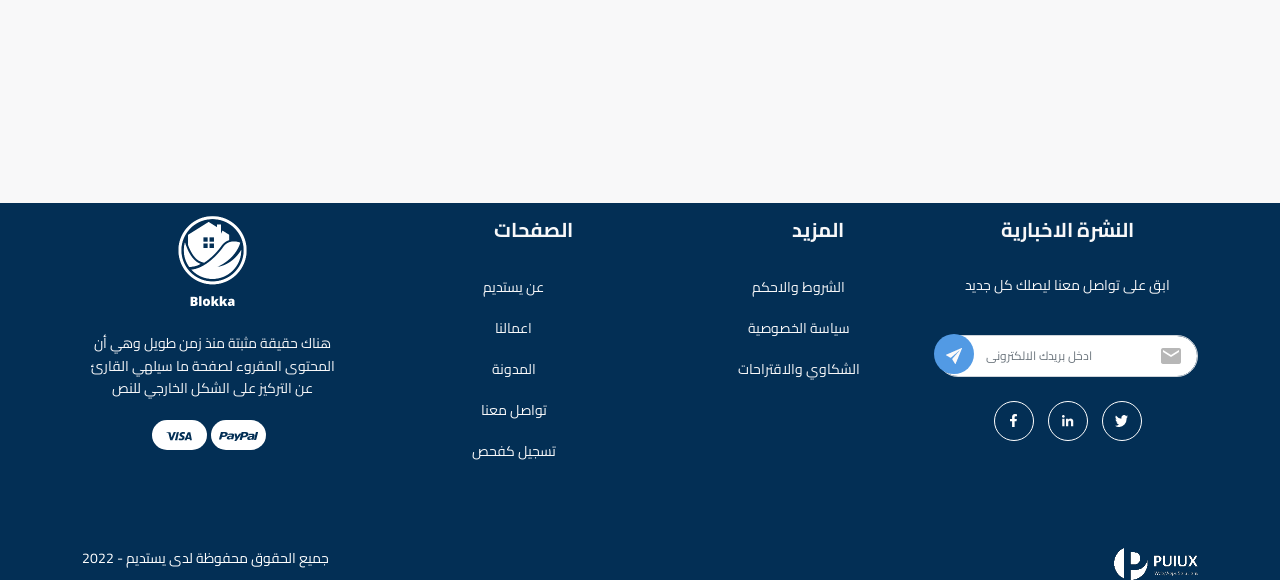
<file: contactusen.html>
<!DOCTYPE html>
<html>
<head>
    <title>YASTAEEM</title>
    <meta name="description" content=""/>
    <meta name="keywords" content=""/>
    <meta charset="utf-8"/>
    <meta name="author" content=""/>
    <meta name="viewport" content="width=device-width, initial-scale=1"/>

    <!-- css files -->
    <link rel="preconnect" href="https://fonts.googleapis.com">
    <link rel="preconnect" href="https://fonts.gstatic.com" crossorigin>
    <link href="https://fonts.googleapis.com/css2?family=Cairo&display=swap" rel="stylesheet">
    <link rel="stylesheet" href="https://use.fontawesome.com/releases/v5.15.4/css/all.css">
    <!-- <link rel="stylesheet" href="https://maxst.icons8.com/vue-static/landings/line-awesome/font-awesome-line-awesome/css/all.min.css"> -->
    <!-- <link rel="stylesheet"
          href="https://maxst.icons8.com/vue-static/landings/line-awesome/font-awesome-line-awesome/css/all.min.css"> -->
          
          <link href="https://unpkg.com/aos@2.3.1/dist/aos.css" rel="stylesheet">
   
    <link rel="stylesheet" type="text/css" href="https://cdn.datatables.net/1.12.1/css/jquery.dataTables.css">
    <link rel="stylesheet" href="css/owl.carousel.min.css"/>
    <link rel="stylesheet" href="css/owl.theme.default.min.css"/>
    
    <link rel="stylesheet" href="css/bootstrap.min.css"/>
    <link rel="stylesheet" href="css/bootstrap.rtl.min.css"/>
    <!-- <link rel="stylesheet" href="css/style.rtl.css"/> -->
    <link rel="stylesheet" href="css/style.css"/>
    <link rel="stylesheet" href="css/styleen.css"/>
    <link rel="stylesheet" href="css/responsive.css"/>
    <style>
        #Path_13596  , #Path_13593 , #Path_13591 , #Path_13598-2 ,#Path_13598{
            animation: dots 20s ease-in-out infinite;
            transform-origin: 98% 98%;
            transform-box: fill-box;
        }
        @keyframes dots {
            0% {
                transform: scale(0.6)
            }
            10% {
                transform:  scale(1)
            }
            20% {
                transform: scale(0.6)
            }
            30% {
                transform: scale(1)
            }
            40% {
                transform: scale(0.6)
            }
            50% {
                transform: scale(1)
            }
            60% {
                transform: scale(0.6)
            }
            70% {
                transform: scale(0.6)
            }
            80% {
                transform: scale(1)
            }
            90% {
                transform: scale(0.6)
            }
            100% {
                transform: scale(1)
            }
        }
        #_163eb1ff , #_3256c1ff{
            animation: ring 15s .7s ease-in-out infinite;
            transform-origin: 98% 98%;
            transform-box: fill-box;
        }
        @keyframes ring {
            0% {
                transform: rotate(0) scale(1) skew(1deg)
            }
            10% {
                transform: rotate(-2deg) scale(1) skew(1deg)
            }
            20% {
                transform: rotate(2deg) scale(1) skew(1deg)
            }
            30% {
                transform: rotate(-2deg) scale(1) skew(1deg)
            }
            40% {
                transform: rotate(2deg) scale(1) skew(1deg)
            }
            50% {
                transform: rotate(0) scale(1) skew(1deg)
            }
            100% {
                transform: rotate(0) scale(1) skew(1deg)
            }
        }
        #Path_13608{
            animation: swing ease-in-out 1.3s infinite alternate;
            transform-origin: 98% 98%;
            transform-box: fill-box;
        }
        @keyframes swing {
            0% { transform: scale(1.04); }
            100% { transform: scale(1); }
        }
        #_07cc66ff{
            animation: swingg ease-in-out 1.3s infinite alternate;
            transform-origin: 98% 98%;
            transform-box: fill-box;
        }
        @keyframes swingg {
            0% { transform: scale(1); }
            100% { transform: scale(1.04); }
        }

        form.active{
            animation: fadeInRight 1s ease-in-out;
        }
        @keyframes fadeInRight {
  from {
    opacity: 0;
    transform: translateX(300px);
  }
  to {
    opacity: 1;
  }
}
form.unactive{
            animation: fadeOutRight 1s ease-in-out;
        }
        @keyframes fadeOutRight {
  from {
    opacity: 1;
   
  }
  to {
    opacity: 0;
    transform: translateX(0);
  }
}
    </style>

    <style>
        /* width */
        ::-webkit-scrollbar {
            width: 10px;
        }

        /* Track */
        ::-webkit-scrollbar-track {
            background: #EDF2F6;
            border-radius: 20px;
            /* padding: 80px; */

        }

        /* Handle */
        ::-webkit-scrollbar-thumb {
            background: #082032;
            border-radius: 20px;

        }

        /* Handle on hover */
        ::-webkit-scrollbar-thumb:hover {
            background: #555;
        }

        .navigation {
    position: relative;
    height: 80vh;
    width: 98%;
    overflow-x: hidden;
    transition: width 0.5s;
    margin-top: 1em;
    min-height: 1000px;
}

        .navigation>.nav-tabs {
            display: block;
            transition: width 0.5s;
            border-radius: 20px;
            box-shadow: inset 5px 5px 10px rgba(0, 0, 0, 0.1),
            inset 5px 5px 20px rgba(255, 255, 255, 0.1),
            inset -5px -5px 15px rgba(0, 0, 0, 0.2);
            /* height: 100%; */
            padding-bottom:10em ;
            /* margin-left: 1em; */
            background-color: #032F55;
            border-bottom: 0px solid #F8F8F9;
        }
        .navigation .nav-tabs{
            border-bottom: 0px solid #F8F8F9;
        }
        .navigation .nav-tabs .nav-link:focus, .navigation .nav-tabs .nav-link:hover {
            border: none !important;
        }

        .navigation .nav-tabs .nav-link, .navigation .nav-tabs .nav-link {
            border: none !important;
        }

        .navigation > ul {
            position: absolute;
            top: 0;
            left: 0;
            width: 100%;
            padding-right: 5px;
            padding-top: 40px;
            padding-left: 0rem;
            padding-right: 0rem;
        }

        .list {
    position: relative;
    list-style: none;
    width: 92%;
    border-radius: 0 50px 50px 0;
    margin-right: 10%;
}

        .list.dropdown::after {
            font-family: "Font Awesome 5 Free";
            content: "\f107";
            display: inline-block;
            padding-right: 3px;
            vertical-align: middle;
            font-weight: 900;
            color: #F8F8F9;
            position: absolute;
            top: 1.5em;
            left: 2em;
            transition: 0.5s;
        }

        .list.dropdown.active::after {
            color: black;
            transform: rotateX(180deg);
        }

        .list.active::before {
            opacity: 0;
            transform: translate(-50%, -50%);
            width: 95%;
            left: 50%;
        }

        .list.active > a::before {
            content: "";
            position: absolute;
            top: -49px;
            left: 0;
            width: 51px;
            height: 51px;
            border-radius: 50%;
            box-shadow: -15px 19px 0px #F8F8F9;
        }

        .list.active > a::after {
            content: "";
            position: absolute;
            bottom: -50px;
            left: 0;
            width: 51px;
            height: 51px;
            border-radius: 50%;
            box-shadow: -17px -19px 0px #F8F8F9;
        }

        .list > a {
            position: relative;
            display: flex !important;
            text-decoration: none;
            width: 100%;
            color: white !important;
            border-radius: 0 50px 50px 0 !important;
            transition: 0.001s;
        }

        .list.active > a {
            position: relative;
            display: flex;
            text-decoration: none;
            width: 100%;
            color: black !important;
            border: none !important;
            background: #F8F8F9;
        }

        .navigation .drop-down-menu > .active {
            position: relative;
            display: flex;
            text-decoration: none;
            width: 100%;
            color: black !important;
            border: none !important;
            background: #F8F8F9;
            border-radius: 0 50px 50px 0;
        }

        .navigation  .drop-down-menu > .active::before {
            content: "";
            position: absolute;
            top: -49px;
            left: 0;
            width: 51px;
            height: 51px;
            border-radius: 50%;
            box-shadow: -15px 19px 0px #F8F8F9;
        }

        .navigation  .drop-down-menu > .active::after {
            content: "";
            position: absolute;
            bottom: -50px;
            left: 0;
            width: 51px;
            height: 51px;
            border-radius: 50%;
            box-shadow: -17px -19px 0px #F8F8F9;
        }

        .navigation  .icon {
            margin-right: 40px;
            position: relative;
            display: block;
            height: 60px;
            line-height: 65px;
            text-align: center;
            display: flex;
            justify-content: center;
            align-items: center;
        }

        .navigation i {
            position: relative;
            font-size: 1.2em;
            z-index: 1;
            /* font-weight: 500; */
        }

      .navigation   .title {
            position: relative;
            display: block;
            padding-right: 20px;
            height: 60px;
            line-height: 60px;
            font-size: 18px;
            font-weight: 500;
            white-space: nowrap;
        }

      .navigation  .list.dropdown .drop-down-menu {
            color: white;
            display: none;

        }
       .navigation .list.dropdown .drop-down-menu li{
            color: #ffffff;
            display: flex;
        }
       .navigation .list.dropdown.active .drop-down-menu {
            display: block;
            margin-top: 0.1em ;
            padding-bottom:10em ;
        }
       .navigation .nav-tabs .nav-link.active{
            background: #F8F8F9;
        }

    </style>
    <!--[if lt IE 9]>
    <script src="js/html5shiv.min.js"></script>
    <script src="js/respond.min.js"></script>
    <![endif]-->
</head>
<body>
<!-------------start---------------->







<div class="load-bar"><div class="linear"></div></div>
<div id="myOverlay" class="overlay">
    <span class="closebtn" onclick="closeSearch()" title="Close Overlay">×</span>
    <div class="overlay-content">
      <form action="/action_page.php">
        <input type="text" placeholder="كلمة البحث ...." name="search">
        <button type="submit"><i class="fa fa-search"></i></button>
      </form>
    </div>
  </div>
<!-- topheader -->
<div class="container">
<div style="display: flex; justify-content: space-between;">
    <div>
        <ul class="topheaderul">
            <li><a href="#">الشروط والاحكام</a></li>
            <li><a href="#">سياسة الخصوصية</a></li>
            <li><a href="#">الشكاوي والاقتراحات</a></li>
        </ul>
    </div>
    <div>
        <div class="dropdown">
            <button class="btn btn-secondary dropdown-toggle" type="button" data-bs-toggle="dropdown"
                    aria-expanded="false">
                <span class="langspan">English</span>
                <img class="langi" src="images/Icon material-language.svg"/>
            </button>
            <ul class="dropdown-menu langmenu">
                <li><a class="dropdown-item" href="indexrtl.html">العربية</a></li>
            </ul>
        </div>
    </div>
</div>
<hr/>
</div>

<!-- navbar -->
<div class="homebackground">
<nav class="navbar navbar-expand-lg">
    <div class="container">
        <a class="navbarbrand" href="#">
            <img class="logo" src="images/logo.png"/>
        </a>
        <button class="navbar-toggler" type="button" data-bs-toggle="collapse"
                data-bs-target="#navbarSupportedContent" aria-controls="navbarSupportedContent"
                aria-expanded="false" aria-label="Toggle navigation">
            <span class="navbar-toggler-icon">
              <i class="fas fa-bars"></i>
            </span>
        </button>
        <div class="collapse navbar-collapse" id="navbarSupportedContent">
            <ul class="navbar-nav me-auto mb-2 mb-lg-0">

                <li class="nav-item nav-item1 li1">
                    <a class="nav-link active" aria-current="page" href="#">الرئيسية</a>
                </li>
                <li class="nav-item dropdown">
                    <a class="nav-link dropdown-toggle balokkali" href="#" id="navbarDropdown" role="button"
                       data-bs-toggle="dropdown" aria-expanded="false">
                        عن بلوكة
                        <i class="fa fa-angle-down balokkai"></i>
                    </a>
                    <ul class="dropdown-menu dropdown-menu1" aria-labelledby="navbarDropdown">
                        <li><a class="dropdown-item" href="#">
                            <div class="notif1">
                                <div>
                                    <img class="eye" src="images/Group 1616.svg"/>
                                    <span class="eyespan"> رؤيتنا </span>
                                    <i style="float: left;" class=" eye2 fa fa-arrow-left"></i>
                                    <div class="clear"></div>
                                </div>
                                <h6 class="notificationh6">نسعى جاهدين الى تبسيط عملية العقارات</h6>
                            </div>
                        </a></li>
                        <li><a class="dropdown-item" href="#">
                            <div class="notif1">
                                <div>
                                    <img class="eye"
                                         src="images/6646376_dart_essentials_goal_mission_success_icon (1).svg"/>
                                    <span class="eyespan"> رسالتنا </span>
                                    <i style="float: left;" class="eye2 fa fa-arrow-left"></i>
                                    <div class="clear"></div>
                                </div>
                                <h6 class="notificationh6">نسعى جاهدين الى تبسيط عملية العقارات</h6>
                            </div>
                        </a></li>
                        <li><a class="dropdown-item" href="#">
                            <div class="notif3">
                                <div>
                                    <img class="eye" src="images/6619592_goal_keyword_seo_target_icon.svg"/>
                                    <span class="eyespan"> اهدافنا </span>
                                    <i style="float: left;" class="eye2 fa fa-arrow-left"></i>
                                    <div class="clear"></div>
                                </div>
                                <h6 class="notificationh6">نسعى جاهدين الى تبسيط عملية العقارات</h6>
                            </div>
                        </a></li>
                        <!-- <li><a class="dropdown-item" href="#">Another action</a></li>
                        <li><hr class="dropdown-divider"></li>
                        <li><a class="dropdown-item" href="#">Something else here</a></li> -->
                    </ul>
                </li>
                <li class="nav-item nav-item1 li1">
                    <a class="nav-link  link3" aria-current="page" href="#">اعمالنا</a>
                </li>
                <li class="nav-item nav-item1 li1">
                    <a class="nav-link  link4" aria-current="page" href="#"> تواصل معنا</a>
                </li>
                <li class="nav-item nav-item1 li1">
                    <a class="nav-link  link5" aria-current="page" href="#">تسجيل كفاحص</a>
                </li>


            </ul>

            <div class="btns">
                <div class="dropdown">
                    <button style="position: relative;" class="btn btn-secondary dropdown-toggle" type="button" data-bs-toggle="dropdown" aria-expanded="false">
                        <i style="color: #032F55;     margin-top: 16px;
                        margin-left: 15px;
                        font-size: 20px; position: relative;" class="fas fa-bell"></i>
                        <span class="notificationspan">0</span>
                    </button>
                    <div class="dropdown-menu dropdown-menu2">
                        <ul class="dropdownul">
                            <li><a class="dropdown-item" href="#">
                              <div class="row">
                                  <div class="col-9">
                                      <h5 style="color: #032F55; font-weight: bold;">استعد</h5>
                                      <div style="display: flex;">
                                      <p>هناك حقيقة مثبتة منذ زمن طويل وهي أن المحتوى المقروء<br/> لصفحة
                                           ما سيلهي القارئ عن التركيز على الشكل
                                           <span style="color: #529AE4;">المزيد</span>
                                          </p>
                                      </div>
                                  </div>
                              <div class="col-3">
                                  <div class="notificationimg">
                                      <img src="images/3289577_fast_run_running_icon.svg"/>
                                  </div>
                                  </div>
                                  </div>
                              
                            </a></li>
                            <li><a class="dropdown-item" href="#">
                              <div class="row">
                                <div class="col-9">
                                    <h5 style="color: #032F55; font-weight: bold;">استعد</h5>
                                    <div style="display: flex;">
                                    <p>هناك حقيقة مثبتة منذ زمن طويل وهي أن المحتوى المقروء<br/> لصفحة
                                         ما سيلهي القارئ عن التركيز على الشكل
                                         <span style="color: #529AE4;">المزيد</span>
                                        </p>
                                    </div>
                                </div>
                              <div class="col-3">
                                  <div class="notificationimgg">
                              <img src="images/216514_warning_icon.svg"/>
                                  </div>
                                  </div>
                                  </div>
                            </a></li>
                            <li><a class="dropdown-item" href="#">
                              <div class="row">
                                <div class="col-9">
                                    <h5 style="color: #032F55; font-weight: bold;">استعد</h5>
                                    <div style="display: flex;">
                                    <p>هناك حقيقة مثبتة منذ زمن طويل وهي أن المحتوى المقروء<br/> لصفحة
                                         ما سيلهي القارئ عن التركيز على الشكل
                                         <span style="color: #529AE4;">المزيد</span>
                                        </p>
                                    </div>
                                </div>
                              <div class="col-3">
                                  <div class="notificationimggg">
                              <img src="images/2203534_cash_coin_money_value_icon.svg"/>
                                  </div>
                                  </div>
                                  </div>
                            </a></li>
                            <li><a class="dropdown-item" href="#">
                                <div class="row">
                                    <div class="col-9">
                                        <h5 style="color: #032F55; font-weight: bold;">استعد</h5>
                                        <div style="display: flex;">
                                        <p>هناك حقيقة مثبتة منذ زمن طويل وهي أن المحتوى المقروء<br/> لصفحة
                                             ما سيلهي القارئ عن التركيز على الشكل
                                             <span style="color: #529AE4;">المزيد</span>
                                            </p>
                                        </div>
                                    </div>
                                <div class="col-3">
                                    <div class="notificationimg">
                                        <img src="images/3289577_fast_run_running_icon.svg"/>
                                    </div>
                                    </div>
                                    </div>
                                
                              </a></li>
                              <li><a class="dropdown-item" href="#">
                                <div class="row">
                                    <div class="col-9">
                                        <h5 style="color: #032F55; font-weight: bold;">استعد</h5>
                                        <div style="display: flex;">
                                        <p>هناك حقيقة مثبتة منذ زمن طويل وهي أن المحتوى المقروء<br/> لصفحة
                                             ما سيلهي القارئ عن التركيز على الشكل
                                             <span style="color: #529AE4;">المزيد</span>
                                            </p>
                                        </div>
                                    </div>
                                <div class="col-3">
                                    <div class="notificationimgg">
                                <img src="images/216514_warning_icon.svg"/>
                                    </div>
                                    </div>
                                    </div>
                              </a></li>
                              <li><a class="dropdown-item" href="#">
                                <div class="row">
                                    <div class="col-9">
                                        <h5 style="color: #032F55; font-weight: bold;">استعد</h5>
                                        <div style="display: flex;">
                                        <p>هناك حقيقة مثبتة منذ زمن طويل وهي أن المحتوى المقروء<br/> لصفحة
                                             ما سيلهي القارئ عن التركيز على الشكل
                                             <span style="color: #529AE4;">المزيد</span>
                                            </p>
                                        </div>
                                    </div>
                                <div class="col-3">
                                    <div class="notificationimggg">
                                <img src="images/2203534_cash_coin_money_value_icon.svg"/>
                                    </div>
                                    </div>
                                    </div>
                              </a></li>
                          </ul>
                          <div style="text-align: center; margin-bottom: 1em;"><a style="margin: auto;" href="#">المزيد من الاشعارات</a></div>
                    </div>
                    
                  </div>
                  
                <img onclick="openSearch()" class="srchicon" src="images/searchicon.svg"/>
                <a href="#" class="loginbtn">تسجيل الدخول</a>
                <a href="#" class="servicebtn"> طلب الخدمة</a> 
            </div>

        </div>
    </div>
</nav>


</div>

<!-- contactus -->
<div>
    <img class="shapeblog41" src="images/Group 1670.svg"/>
</div>

<div class="blog">
  <div class="container">
    <div class="myposition">
     <img class="blogimg"  src="images/future-building-construction-engineering-project.png"/>
     <div style="text-align: center; position: absolute; top: 50%; left: 50%; margin: auto;transform: translate(-50%, -50%);">
     <h2 style="font-size: 62px; font-weight: bold; color: #fff;">تواصل معنا</h2>
     </div>
    </div> 
  </div>
</div>

<!-- contactus second section -->
<div data-aos="fade-down" data-aos-easing="ease-out-cubic"
data-aos-duration="1000" class="contactuss">
<div class="container">
   <div class="row">
     <div class="col-md-6 col-sm-12 col-xs-12">
        <div class="contentt">
            <span class="homespan"> تواصل معنا</span>
            <h3 class="contactush3" >تواصل معنا <br/> على مدار 24 ساعه</h3>
            <p style="margin-top: 1em; color: #707070; font-size: 18px; line-height: 1.6;">هناك حقيقة مثبتة منذ زمن طويل 
                وهي أن المحتوى المقروء لصفحة ما سيلهي 
                القارئ عن التركيز على الشكل الخارجي</p>
            <form class="contactform">
                <div class="form-group">
                    <label>الاسم</label>
                    <input type="text" class="form-control contactinput" placeholder="ادخل اسمك"/>
                    <i style="top: 3.2em;" class="fa fa-user"></i>
                </div>
                <div class="form-group">
                    <label style="margin-top: 1em;" >البريد الالكتروني</label>
                    <input type="text" class="form-control contactinput" placeholder="ادخل بريدك الالكتروني"/>
                    <i class="fa fa-envelope"></i>
                </div>
                <div class="form-group">
                    <label style="margin-top: 1em;">رسالتك</label>
                    <textarea class="form-control contacttextarea" placeholder="اكتب رسالتك"></textarea>
                    <i class="fa fa-envelope-open"></i>
                </div>
                <button type="submit">ارسال</button>
            </form>    
        </div>
     </div>
     <div class="col-md-6 col-sm-12 col-xs-12">
        <div class="contenttt">
            <div class="contactcenter" style="text-align: center;">
            <!-- <img class="contactimg" style="width: 65%;" src="images/Group 1870.svg"/> -->
            <svg xmlns="http://www.w3.org/2000/svg" width="420.672" height="300" viewBox="0 0 420.672 435.622">
                <g id="Group_1870" data-name="Group 1870" transform="translate(-233.736 -640)">
                    <g id="Group_1868" data-name="Group 1868" transform="translate(0 -53.189)">
                        <g id="telephone" transform="translate(181.747 654.97)">
            
                            <g id="_ff5722ff" data-name="#ff5722ff">
                                <path id="Path_13591" data-name="Path 13591" d="M206.55,43.64c5.61-2.58,12.26,3.98,9.78,9.61-1.57,5.07-8.77,6.58-12.38,2.83C200.11,52.53,201.55,45.34,206.55,43.64Z" fill="#529ae4"/>
                                <path id="Path_13593" data-name="Path 13593" d="M461.37,88.51c4.12-2.62,10.02-.07,11.19,4.6,1.83,5.75-5.08,11.64-10.46,8.75C456.69,99.75,456.29,91.23,461.37,88.51Z" fill="#529ae4"/>
                                <path id="Path_13594" data-name="Path 13594" d="M44.22,255.28c4.85-1.85,10.71,2.37,9.96,7.64.06,5.64-7.41,9.21-11.79,5.62C37.41,265.36,38.61,257.03,44.22,255.28Z" transform="translate(17 173)" fill="#529ae4"/>
                                <path id="Path_13596" data-name="Path 13596" d="M452.47,368.66c5.56-2.75,12.34,3.51,10.12,9.28-1.49,5.19-8.89,7-12.51,2.99C446.27,377.48,447.66,370.46,452.47,368.66Z" fill="#529ae4"/>
                            </g>
                            <g id="_5cbeffff" data-name="#5cbeffff" transform="translate(-269.351 278.891)">
                                <path id="Path_13598" data-name="Path 13598" d="M384.35,43.473a13.333,13.333,0,0,1,15.837,16.4,13.322,13.322,0,1,1-15.837-16.4Z" transform="translate(0)" fill="#032f55"/>
                            </g>
                            <g id="_5cbeffff-2" data-name="#5cbeffff" transform="translate(-91.805 214.681)">
                                <path id="Path_13598-2" data-name="Path 13598" d="M380.419,43.336a8.283,8.283,0,0,1,9.839,10.189,8.276,8.276,0,1,1-9.839-10.189Z" transform="translate(0)" fill="#0a3d68"/>
                            </g>
                            <g id="_163eb1ff" data-name="#163eb1ff">
                                <path id="Path_13601" data-name="Path 13601" d="M77.97,79.44c13.42-14.6,32.88-24.51,53-23.44,10.72-.57,21.41,2.43,30.95,7.19a69.31,69.31,0,0,1,26.67,99.41,87.722,87.722,0,0,1-12.35,14.64c-32.97-32.28-65.2-65.33-98.12-97.67Z" fill="#4383c5"/>
                                <path id="Path_13602" data-name="Path 13602" d="M96.31,142.3c4.13-1.95,6.98,2.46,9.56,4.9q98.7,98.76,197.45,197.47c2.9,2.21,2.22,7.4-1.38,8.45-3.73,1.33-6.32-2.18-8.61-4.46Q194.39,249.6,95.36,150.65C92.73,148.48,93.13,143.72,96.31,142.3Z" fill="#4383c5"/>
                                <path id="Path_13603" data-name="Path 13603" d="M320.43,281.52a69.227,69.227,0,0,1,96.43,45.51c5.65,21.24.26,45.18-14.2,61.79-2.34,2.48-4.75,4.91-7.06,7.42l-.27.3c-32.6-32.68-65.46-65.11-97.8-98.03C304.28,291.76,311.63,285.44,320.43,281.52Z" fill="#4383c5"/>
                            </g>
                            <g id="_ffffffff" data-name="#ffffffff">
                                <path id="Path_13604" data-name="Path 13604" d="M249.12,78.19c.47-.09,1.39-.27,1.85-.36,19.68-.07,39.36-.04,59.04-.01a4.883,4.883,0,1,1,.02,9.76c-19.37.05-38.74,0-58.11.03a5.193,5.193,0,0,1-5.12-2.47A4.948,4.948,0,0,1,249.12,78.19Z" fill="#fff"/>
                                <path id="Path_13605" data-name="Path 13605" d="M250.42,97.56c26.51-.19,53.04-.09,79.55-.05,3.65-.13,6.11,4.45,4.07,7.46-1.39,2.51-4.54,2.45-7.03,2.39-25-.06-50.01-.01-75.02-.03a5.194,5.194,0,0,1-5.59-3.41A4.878,4.878,0,0,1,250.42,97.56Z" fill="#fff"/>
                                <path id="Path_13606" data-name="Path 13606" d="M249.37,117.47a19.81,19.81,0,0,1,4.62-.29c25.36.07,50.74-.04,76.11.06a4.865,4.865,0,0,1,4.41,6.4,5.108,5.108,0,0,1-5.45,3.36H251.99a5.245,5.245,0,0,1-5.32-2.7A4.962,4.962,0,0,1,249.37,117.47Z" fill="#fff"/>
                            </g>
                            <g id="_3256c1ff" data-name="#3256c1ff">
                                <path id="Path_13607" data-name="Path 13607" d="M52.52,133.15a87.478,87.478,0,0,1,25.6-53.58c32.92,32.34,65.15,65.39,98.12,97.67q60.795,60.48,121.29,121.27c32.34,32.92,65.2,65.35,97.8,98.03-17.38,17.82-42.63,27.3-67.39,26.12-12.23-.9-24.41-3.76-35.36-9.39a92.526,92.526,0,0,1-24.16-17.68Q173.17,300.31,77.91,205.05c-18.59-18.6-28.38-45.75-25.39-71.9m43.79,9.15c-3.18,1.42-3.58,6.18-.95,8.35q98.94,99.045,197.97,198.01c2.29,2.28,4.88,5.79,8.61,4.46,3.6-1.05,4.28-6.24,1.38-8.45q-98.7-98.76-197.45-197.47C103.29,144.76,100.44,140.35,96.31,142.3Z" fill="#529ae4"/>
                            </g>
                            <g id="_d7e816ff" data-name="#d7e816ff">
                                <path id="Path_13608" data-name="Path 13608" d="M358.5,110.61a67.867,67.867,0,0,1,61.68,118.77c1.06,7.77,1.86,15.57,2.89,23.35-8.75-3.77-17.21-8.2-25.99-11.88a83.679,83.679,0,0,1-23.71,2.07,78.682,78.682,0,0,1-29.78-10.13c-21.07-12.7-33.96-37.68-31.89-62.22a68.345,68.345,0,0,0,46.8-59.96Z" fill="#d2e5f5"/>
                            </g>
                            <g id="_b2dd00ff" data-name="#b2dd00ff">
                                <path id="Path_13609" data-name="Path 13609" d="M343.59,232.79a78.682,78.682,0,0,0,29.78,10.13c-24.47.15-48.94.01-73.41.07a5.082,5.082,0,0,1-5.19-2.81c-1.68-2.63.31-6.4,3.17-7.1C313.15,232.74,328.39,233.35,343.59,232.79Z" fill="#b4d7f2"/>
                            </g>
                            <g id="_d7deedff" data-name="#d7deedff">
                                <path id="Path_13610" data-name="Path 13610" d="M395.6,396.24c2.31-2.51,4.72-4.94,7.06-7.42,7.03,7.46,14.58,14.44,21.59,21.94,10.67,12.32,12.11,31.88,2.99,45.53A38.792,38.792,0,0,1,395,473.83q-83.01,0-166.04-.01c-11.9.02-22.7-10.79-21.99-22.8-.26-11.72,10.41-22.03,22.03-21.93,15.7-.02,31.41-.06,47.11.02,3.55.01,6.19,4.27,4.4,7.43a4.822,4.822,0,0,1-4.5,2.66c-15.58.16-31.16-.06-46.74.1a12.128,12.128,0,0,0-11.34,7.77c-2.39,5.27.18,11.94,5.09,14.78,2.34,1.53,5.22,1.67,7.93,1.7q78.555-.03,157.1-.01c4.32-.02,8.69.2,12.97-.58a28.065,28.065,0,0,0,14.63-46.59C409.04,409.59,402.29,402.94,395.6,396.24Z" fill="#d2e5f5"/>
                            </g>
                            <g id="_07cc66ff" data-name="#07cc66ff">
                                <path id="Path_13590" data-name="Path 13590" d="M269.01,41.84a67.854,67.854,0,0,1,83.16,35.12,66.49,66.49,0,0,1,6.33,33.65,68.345,68.345,0,0,1-46.8,59.96c-12.41,4.29-25.93,4.14-38.6,1.2-8.78,3.66-17.16,8.3-26.02,11.79,1.28-7.72,1.73-15.54,3.01-23.25A67.873,67.873,0,0,1,269.01,41.84M249.12,78.19a4.948,4.948,0,0,0-2.32,6.95,5.193,5.193,0,0,0,5.12,2.47c19.37-.03,38.74.02,58.11-.03a4.883,4.883,0,1,0-.02-9.76c-19.68-.03-39.36-.06-59.04.01-.46.09-1.38.27-1.85.36m1.3,19.37a4.878,4.878,0,0,0-4.02,6.36,5.194,5.194,0,0,0,5.59,3.41c25.01.02,50.02-.03,75.02.03,2.49.06,5.64.12,7.03-2.39,2.04-3.01-.42-7.59-4.07-7.46-26.51-.04-53.04-.14-79.55.05m-1.05,19.91a4.962,4.962,0,0,0-2.7,6.83,5.245,5.245,0,0,0,5.32,2.7h77.07a5.108,5.108,0,0,0,5.45-3.36,4.865,4.865,0,0,0-4.41-6.4c-25.37-.1-50.75.01-76.11-.06A19.81,19.81,0,0,0,249.37,117.47Z" fill="#032f55"/>
                            </g>
                        </g>
                    </g>
                    <g id="Group_1869" data-name="Group 1869" transform="translate(-14.246 5.047)">
                        <path id="Icon_ionic-ios-send" data-name="Icon ionic-ios-send" d="M87.933,4.7,5.571,40.593a1.888,1.888,0,0,0,.067,3.433L27.917,56.612a3.592,3.592,0,0,0,4.106-.4L75.952,18.337c.292-.247.987-.718,1.256-.449.292.292-.157.965-.4,1.256L38.8,61.952a3.58,3.58,0,0,0-.359,4.285L53,89.592a1.9,1.9,0,0,0,3.41-.045L90.468,7.186A1.888,1.888,0,0,0,87.933,4.7Z" transform="translate(297.901 949.224)" fill="#032f55"/>
                        <path id="Icon_ionic-ios-send-2" data-name="Icon ionic-ios-send" d="M87.933,4.7,5.571,40.593a1.888,1.888,0,0,0,.067,3.433L27.917,56.612a3.592,3.592,0,0,0,4.106-.4L75.952,18.337c.292-.247.987-.718,1.256-.449.292.292-.157.965-.4,1.256L38.8,61.952a3.58,3.58,0,0,0-.359,4.285L53,89.592a1.9,1.9,0,0,0,3.41-.045L90.468,7.186A1.888,1.888,0,0,0,87.933,4.7Z" transform="translate(297.901 957.64)" fill="none" stroke="#b4d7f2" stroke-width="1"/>
                    </g>
                </g>
            </svg>
            </div>
            <p>هناك حقيقة مثبتة منذ زمن طويل وهي أن المحتوى المقروء لصفحة ما سيلهي القارئ عن التركيز</p>
            <div>    
                <span> <i class="fa fa-envelope"></i></span>
                &nbsp;
                <span>Welcome@puiux.com</span>
            </div>
            <div style="margin: 1em 0;">    
                <span> <i class="fas fa-phone-alt"></i></span>
                &nbsp;
                <span>+966 54 795 6016</span>
            </div>
            <div>    
                <span> <i class="fas fa-map-marker-alt"></i></span>
                &nbsp;
                <span>حى أبو بكر الصديق شبرا الطائف</span>
            </div>
        </div>
     </div>
   </div>
   <div class="col-12">
   <div  class="mapcontact">
    <iframe src="https://www.google.com/maps/embed?pb=!1m14!1m8!1m3!1d14871.28681639682!2d40.4138372!3d21.2785241!3m2!1i1024!2i768!4f13.1!3m3!1m2!1s0x0%3A0x9849b4234ff2cc03!2zUFVJVVggLSDYqNin2YrZiNmD2LM!5e0!3m2!1sen!2seg!4v1660727135992!5m2!1sen!2seg" width="90%"
     height="450" style="border:0; border-radius: 15px;" allowfullscreen="" loading="lazy" referrerpolicy="no-referrer-when-downgrade"></iframe>
   </div>
   </div>
</div>
</div>


<div>
    <img class="shapeblog44" src="images/Group 1670.svg"/>
</div>
<!-- footer -->
<footer>
    <div class="myfooter">
        <div class="container">
            <div class="row">
                <div class="col-6 col-sm-6 col-xs-6 col-md-3 ">
                    <div>
                        <img class="footerlogo" src="images/Blokka (3).png"/>
                    </div>
                    <div>
                        <p class="footerp">
                            هناك حقيقة مثبتة منذ زمن
                            طويل وهي أن المحتوى المقروء لصفحة ما سيلهي
                            القارئ عن التركيز على الشكل الخارجي للنص
                        </p>
                    </div>
                    <div>
                        <button class="visa"><a><img src="images/visa.png"/></a></button>
                        <button class="paypal"><a><img src="images/paypal.png"/></a></button>
                    </div>
                </div>
                <div class="col-6 col-sm-6 col-xs-6 col-md-3">
                    <div class="pages">
                        <h5 class="footerh5">الصفحات</h5>
                        <ul class="p1">
                            <li><a href="#"> عن يستديم</a></li>
                            <li><a href="#">اعمالنا </a></li>
                            <li><a href="#"> المدونة</a></li>
                            <li><a href="#"> تواصل معنا</a></li>
                            <li><a href="#"> تسجيل كفحص</a></li>
                        </ul>
                    </div>
                    <!-- <div>
                      <h5 class="footerh5">الصفحات</h5>
                     <a><span class="p1">عن يستديم</span></a>
                      <br/>
                     <a><span class="p2">اعمالنا</span></a>
                      <br/>
                      <a><span class="p3">المدونة</span></a>
                      <br/>
                      <a><span class="p4">تواصل معنا</span></a>
                      <br/>
                      <a><span class="p5">تسجيل كفاحص</span></a>
                    </div> -->
                </div>
                <div class="col-6 col-sm-6 col-xs-6 col-md-3">
                    <div>
                        <h5 class="footerh5 footerh555">المزيد</h5>
                        <ul class="p1">
                            <li><a href="#">الشروط والاحكم</a></li>
                            <li><a href="#">سياسة الخصوصية</a></li>
                            <li><a href="#">الشكاوي والاقتراحات</a></li>
                        </ul>
                    </div>
                </div>
                <div class="col-6 col-sm-6 col-xs-6 col-md-3">
                    <h5 class="footerh55 footerh5555">النشرة الاخبارية</h5>
                    <p class="p11">ابق على تواصل معنا ليصلك كل جديد</p>
                    <div class="inputdiv">
                        <form>
                            <input type="text" class="form-control myinput" placeholder="ادخل بريدك الالكترونى"/>
                            <img class="material" src="images/Icon material-email.png"/>
                            <button class="inputicon">
                                <img class="inputicon2" src="images/Icon ionic-ios-send.png"/>
                            </button>
                        </form>
                        <!-- <i class="fa fa-location-arrow inputicon"></i> -->
                    </div>
                    <div class="footersocial">
                        <a href="#" class="face"> <img class="faceimg" src="images/Icon awesome-facebook-f (1).svg"/>
                        </a>
                        <a href="#" class="face face2"> <img src="images/Icon awesome-linkedin-in.png"/> </a>
                        <a href="#" class="face"> <img src="images/Icon ionic-logo-twitter.svg"/> </a>
                    </div>
                </div>
            </div>
            <div class="lastfooter">
                <span class="lastfooterp">جميع الحقوق محفوظة لدى يستديم - 2022</span>
                <img src="images/PUIUX_LOGO.png"/>
            </div>
        </div>
        <div>
            <img class="shapeeecontact444" src="images/Group 1669.svg"/>
        </div>
        <div>
            <img class="shapee33" src="images/Group 1547.svg"/>
        </div>
    </div>
</footer>
<!--------------------------------------->
<script src="https://ajax.googleapis.com/ajax/libs/jquery/3.6.0/jquery.min.js"></script>
<script src="https://unpkg.com/aos@2.3.1/dist/aos.js"></script>
<script src="js/owl.carousel.min.js"></script>
<script src="https://cdn.jsdelivr.net/npm/@popperjs/core@2.9.2/dist/umd/popper.min.js"
 integrity="sha384-IQsoLXl5PILFhosVNubq5LC7Qb9DXgDA9i+tQ8Zj3iwWAwPtgFTxbJ8NT4GN1R8p" 
 crossorigin="anonymous"></script>
 <!-- <script src="https://ajax.googleapis.com/ajax/libs/jquery/3.6.0/jquery.min.js"></script> -->
    <!-- <script type="text/javascript" src="DataTables/datatables.min.js"></script> -->
    <script type="text/javascript" charset="utf8" src="https://cdn.datatables.net/1.12.1/js/jquery.dataTables.js"></script>
    
<script src="https://cdn.jsdelivr.net/npm/bootstrap@5.0.2/dist/js/bootstrap.min.js" 
integrity="sha384-cVKIPhGWiC2Al4u+LWgxfKTRIcfu0JTxR+EQDz/bgldoEyl4H0zUF0QKbrJ0EcQF"
 crossorigin="anonymous"></script>
 <script src="js/main.js"></script> 
 <script>
    AOS.init();
</script>
 <script>
    $('.overlay-content form').hide();

    function openSearch() {
        $('#myOverlay').fadeIn(2000);
        $('.overlay-content form').fadeIn(1000).addClass('active');
        $('.overlay-content form').removeClass('unactive');
        //   $('.overlay-content form').delay(2000).slideDown(2000);
    }

    function closeSearch() {
        $('#myOverlay').fadeOut(2000);
        $('.overlay-content form').removeClass('active');
        $('.overlay-content form').fadeIn(1000).addClass('unactive');
    }
</script>
 </body>
 </html>
</file>
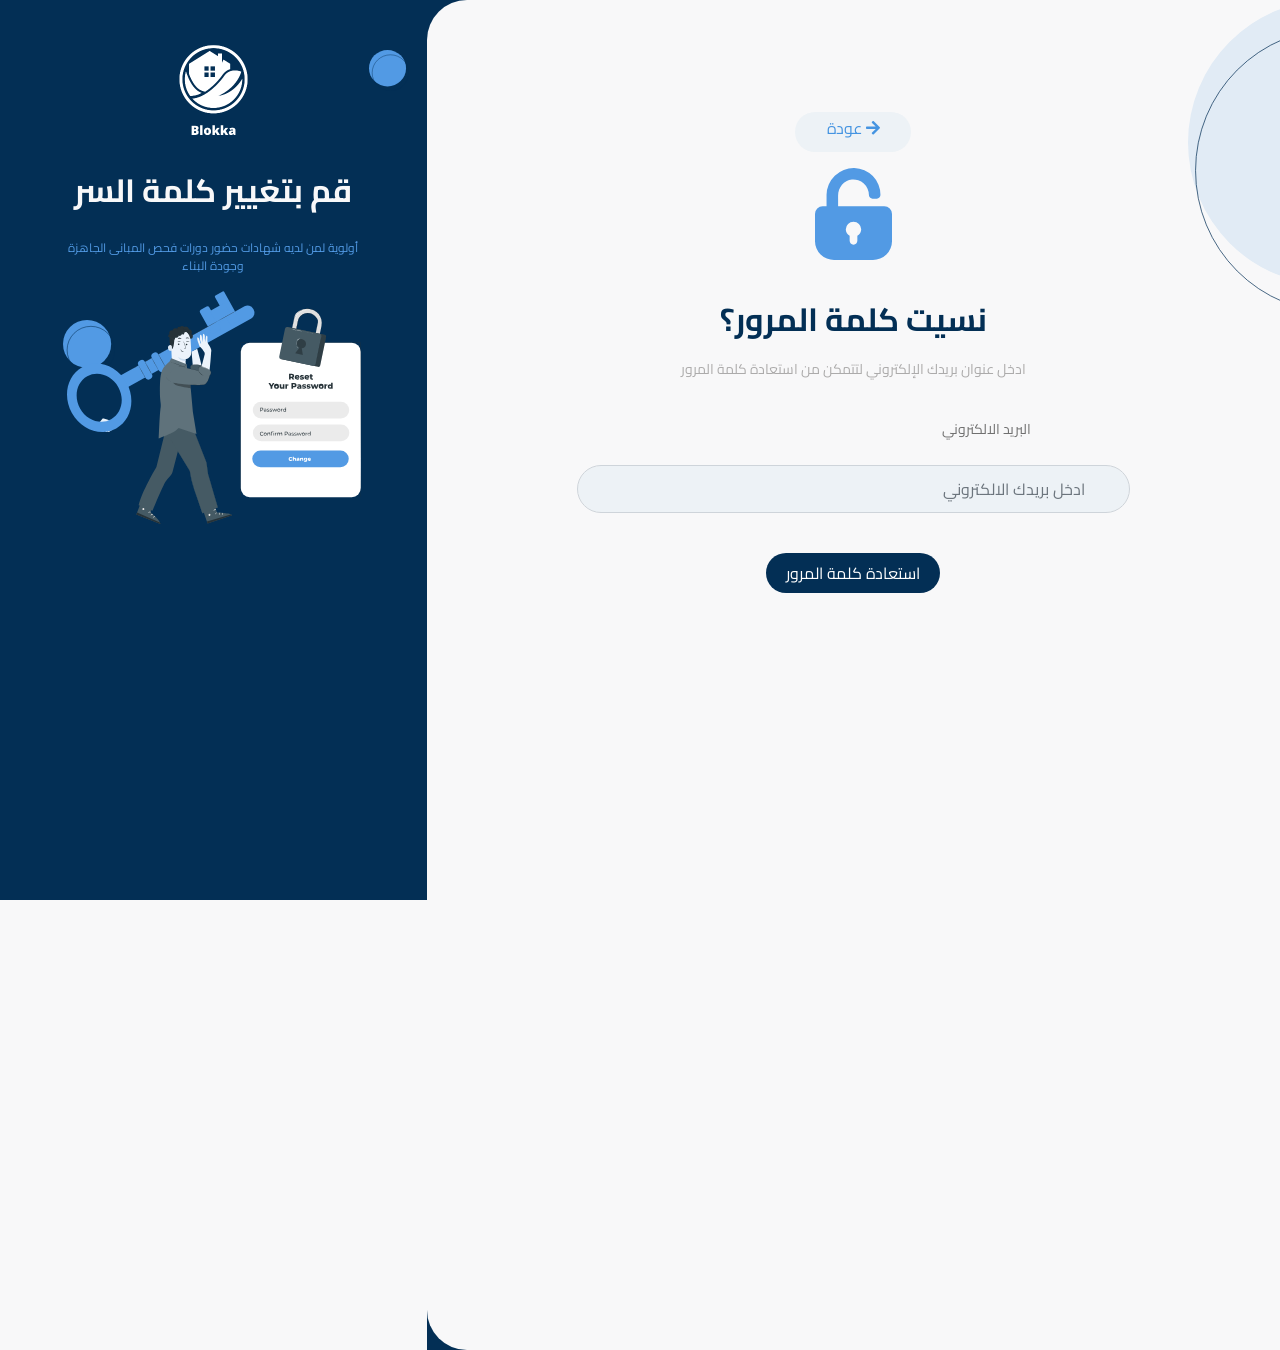
<file: forgetpass.html>
<!DOCTYPE html>
<html>
<head>
    <title>YASTAEEM</title>
    <meta name="description" content=""/>
    <meta name="keywords" content=""/>
    <meta charset="utf-8"/>
    <meta name="author" content=""/>
    <meta name="viewport" content="width=device-width, initial-scale=1"/>

    <!-- css files -->
    <link rel="preconnect" href="https://fonts.googleapis.com">
    <link rel="preconnect" href="https://fonts.gstatic.com" crossorigin>
    <link href="https://fonts.googleapis.com/css2?family=Cairo&display=swap" rel="stylesheet">
    <link rel="stylesheet" href="https://use.fontawesome.com/releases/v5.8.1/css/all.css">
    <link rel="stylesheet"
          href="https://maxst.icons8.com/vue-static/landings/line-awesome/font-awesome-line-awesome/css/all.min.css">
    <link href="https://unpkg.com/aos@2.3.1/dist/aos.css" rel="stylesheet">
    <link rel="stylesheet" href="css/owl.carousel.min.css"/>
    <link rel="stylesheet" href="css/owl.theme.default.min.css"/>
    <link rel="stylesheet" href="css/bootstrap.min.css"/>
    <link rel="stylesheet" href="css/bootstrap.rtl.min.css"/>
    <link rel="stylesheet" href="css/style.css"/>
    <link rel="stylesheet" href="css/responsive.css"/>
    <!-- <link rel="stylesheet" href="css/styleee.css"/> -->
</head>
<body>


   <!-- jouin us section -->
    <div class="joinus">
      <div class="container-fluid">
        <div class="row"> 
            
        
            <div style="padding: 0;margin: 0;background-color: #032F55;" class="col-md-8">
                <div>
                    <img class="shapefour" src="images/Group 1670.svg"/>
                </div>
                <div style="    max-width: 57em; max-height: 100vh;" class="joinusfside joinusffside">
                   <a class="back backforget" href="#">
                    <i class="fa fa-arrow-right"></i>
                    عودة
                </a>
               <div style="margin-top: 0;" class="verfcontent">
                <img src="images/icons (1).svg"/>
                <h2> نسيت كلمة المرور؟</h2>
                <p>ادخل عنوان بريدك الإلكتروني لتتمكن من استعادة كلمة المرور</p>
                <br/>
                
                <form>
                    <div class="form-group finputdiv ">
                        <label class="mylabel forgetlabel">البريد الالكتروني </label>
                        <input type="text" class="form-control myforminput forgetinput" placeholder=" ادخل بريدك الالكتروني"/>
                        <img style="top: 91px;" src="images/Icon ionic-ios-mail.svg" class="sinputimg ssinputimg"/>
                      </div>
                     <a href="#" class="sendto">استعادة كلمة المرور</a>
                </form>
                
                </div>
                  
                </div>
            </div>
            <div style="position: fixed; left: 0;bottom: 0;top:0" class="col-md-4 mycol">
                <div class="shapeblog">
                    <img class="shapejoinimg" src="images/Group 1547.svg"/>
                </div>
                <div class="shapeblog">
                  <img class="shapejoinnimg" src="images/Group 1547.svg"/>
              </div>
                
             <div class="joinusside">
                    <div class="mapshape1">
                <div class="mapshape2">
                    <img style="top: 33em;" class="mapshape" src="images/Group 1547.svg"/>
                </div>
            </div>
            <div>
              <img class="shape33" src="images/Group 1547.svg"/>
          </div>
          <div style="position: relative;">
            <img class="bodyimg" src="images/Group 1667.svg"/>
        </div>
                <div style="text-align: center;">
                    <img src="images/Blokka (3).png"/>
                    <h3>   قم بتغيير كلمة السر</h3>
                    <p>أولوية لمن لديه شهادات حضور دورات فحص المبانى الجاهزة وجودة البناء</p>
                </div>
                <div class="joinuscarousel">
                    <div class="owl-carousel owl-theme ThemeCoderClass6 myowl6">
                       <div class="item">
                         <img src="images/Group 1659 (1).svg"/>
                       </div>
                       <div class="item">
                        <img src="images/Building safety-bro.svg"/>
                       </div>
                       <div class="item">
                        <img src="images/Building safety-bro.svg"/>
                       </div>
                    </div>
                    
                </div>
             </div>
            </div>
        </div>
      </div>
    </div>





<!-- js files -->
<script src="https://code.jquery.com/jquery-3.6.0.min.js"
        integrity="sha256-/xUj+3OJU5yExlq6GSYGSHk7tPXikynS7ogEvDej/m4=" crossorigin="anonymous"></script>
<script src="js/owl.carousel.min.js"></script>
<script src="https://unpkg.com/aos@2.3.1/dist/aos.js"></script>
<script src="https://cdnjs.cloudflare.com/ajax/libs/popper.js/2.9.2/umd/popper.min.js"></script>
<script src="js/bootstrap.min.js"></script>
<script src="js/main.js"></script>
<script>
    AOS.init();
</script>

</body>
</html>
</file>
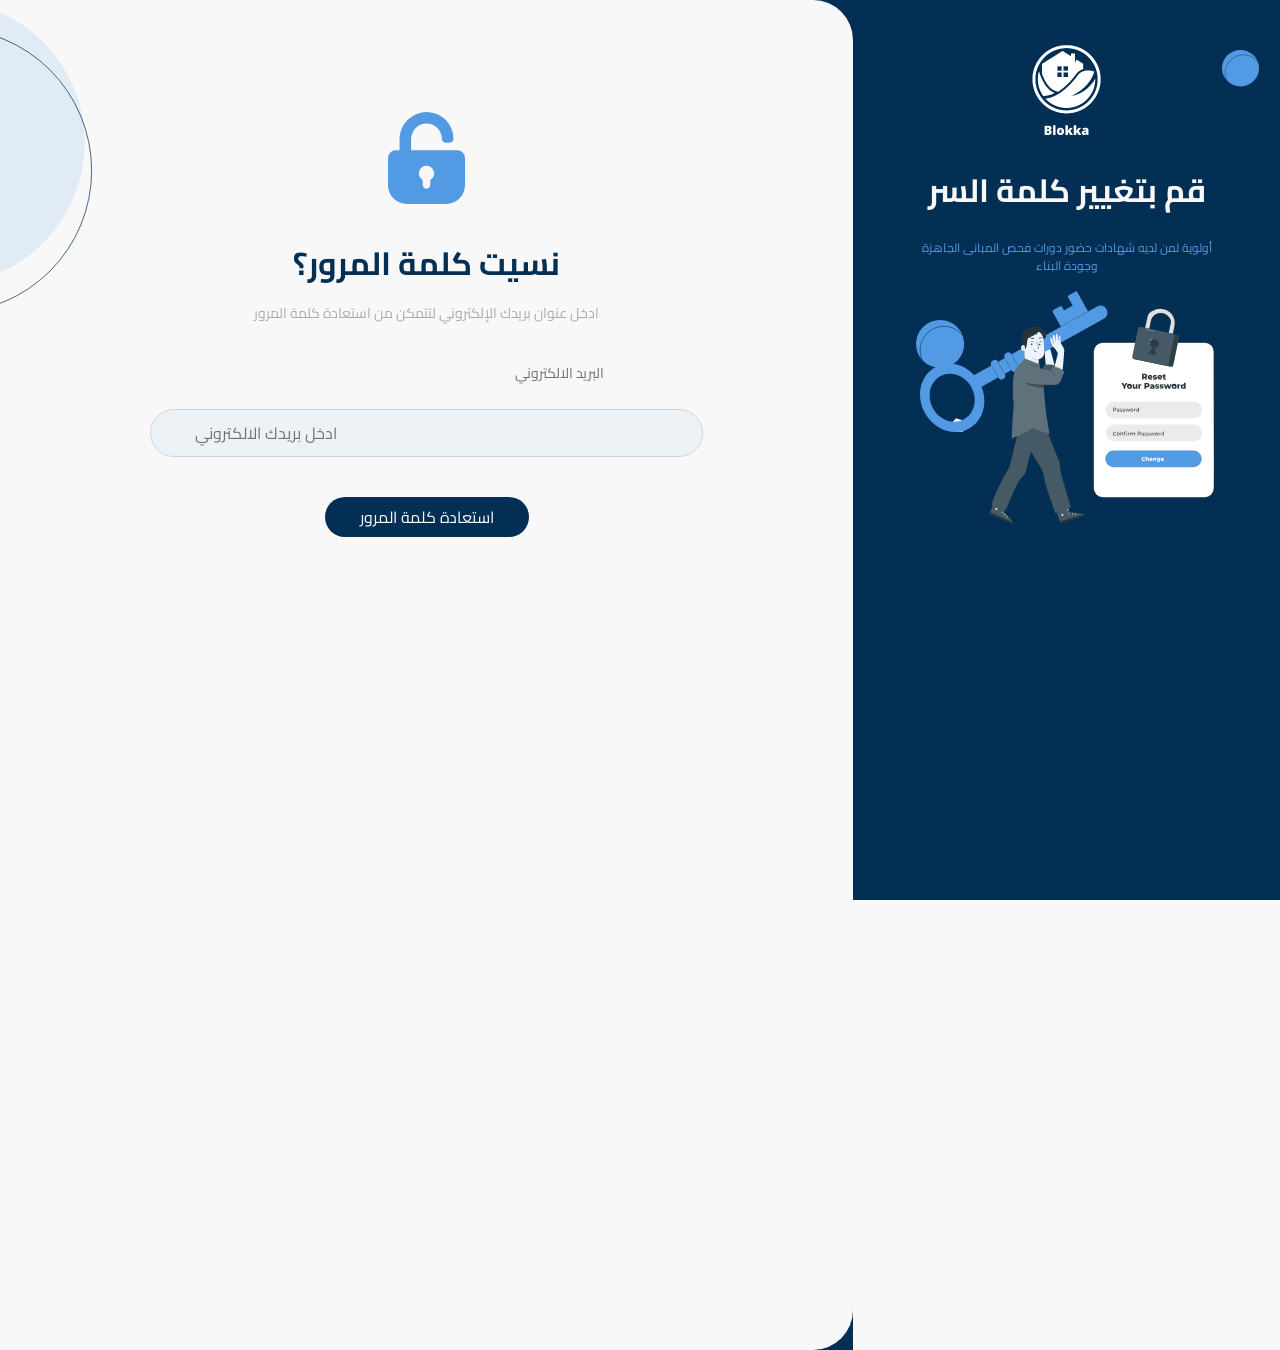
<file: forgetpassen.html>
<!DOCTYPE html>
<html>
<head>
    <title>YASTAEEM</title>
    <meta name="description" content=""/>
    <meta name="keywords" content=""/>
    <meta charset="utf-8"/>
    <meta name="author" content=""/>
    <meta name="viewport" content="width=device-width, initial-scale=1"/>

    <!-- css files -->
    <link rel="preconnect" href="https://fonts.googleapis.com">
    <link rel="preconnect" href="https://fonts.gstatic.com" crossorigin>
    <link href="https://fonts.googleapis.com/css2?family=Cairo&display=swap" rel="stylesheet">
    <link rel="stylesheet" href="https://use.fontawesome.com/releases/v5.8.1/css/all.css">
    <link rel="stylesheet"
          href="https://maxst.icons8.com/vue-static/landings/line-awesome/font-awesome-line-awesome/css/all.min.css">
    <link href="https://unpkg.com/aos@2.3.1/dist/aos.css" rel="stylesheet">
    <link rel="stylesheet" href="css/owl.carousel.min.css"/>
    <link rel="stylesheet" href="css/owl.theme.default.min.css"/>
    <link rel="stylesheet" href="css/bootstrap.min.css"/>
    <link rel="stylesheet" href="css/bootstrap.rtl.min.css"/>
    <link rel="stylesheet" href="css/style.css"/>
    <link rel="stylesheet" href="css/styleen.css"/>
    <link rel="stylesheet" href="css/responsive.css"/>
    <!-- <link rel="stylesheet" href="css/styleee.css"/> -->
</head>
<body>


   <!-- jouin us section -->
    <div class="joinus">
      <div class="container-fluid">
        <div class="row"> 
            
        
            <div style="padding: 0;margin: 0;background-color: #032F55;" class="col-md-8">
                <div>
                    <img class="shapefour" src="images/Group 1670.svg"/>
                </div>
                <div style="    max-width: 57em; max-height: 100vh;" class="joinusfside joinusffside">
                   <!-- <a class="back backforget" href="#">
                    <i class="fa fa-arrow-right"></i>
                    عودة
                </a> -->
               <div style="margin-top: 0;" class="verfcontent">
                <img src="images/icons (1).svg"/>
                <h2> نسيت كلمة المرور؟</h2>
                <p>ادخل عنوان بريدك الإلكتروني لتتمكن من استعادة كلمة المرور</p>
                <br/>
                
                <form>
                    <div class="form-group finputdiv ">
                        <label class="mylabel forgetlabel">البريد الالكتروني </label>
                        <input type="text" class="form-control myforminput forgetinput" placeholder=" ادخل بريدك الالكتروني"/>
                        <img style="top: 91px;" src="images/Icon ionic-ios-mail.svg" class="sinputimg ssinputimg"/>
                      </div>
                     <a href="#" class="sendto">استعادة كلمة المرور</a>
                </form>
                
                </div>
                  
                </div>
            </div>
            <div style="position: fixed; right: 0;bottom: 0;top:0" class="col-md-4 mycol">
                <div class="shapeblog">
                    <img class="shapejoinimg" src="images/Group 1547.svg"/>
                </div>
                <div class="shapeblog">
                  <img class="shapejoinnimg" src="images/Group 1547.svg"/>
              </div>
                
             <div class="joinusside">
                    <div class="mapshape1">
                <div class="mapshape2">
                    <img style="top: 33em;" class="mapshape" src="images/Group 1547.svg"/>
                </div>
            </div>
            <div>
              <img class="shape33" src="images/Group 1547.svg"/>
          </div>
          <div style="position: relative;">
            <img class="bodyimg" src="images/Group 1667.svg"/>
        </div>
                <div style="text-align: center;">
                    <img src="images/Blokka (3).png"/>
                    <h3>   قم بتغيير كلمة السر</h3>
                    <p>أولوية لمن لديه شهادات حضور دورات فحص المبانى الجاهزة وجودة البناء</p>
                </div>
                <div class="joinuscarousel">
                    <div class="owl-carousel owl-theme ThemeCoderClass6 myowl6">
                       <div class="item">
                         <img src="images/Group 1659 (1).svg"/>
                       </div>
                       <div class="item">
                        <img src="images/Building safety-bro.svg"/>
                       </div>
                       <div class="item">
                        <img src="images/Building safety-bro.svg"/>
                       </div>
                    </div>
                    
                </div>
             </div>
            </div>
        </div>
      </div>
    </div>





<!-- js files -->
<script src="https://code.jquery.com/jquery-3.6.0.min.js"
        integrity="sha256-/xUj+3OJU5yExlq6GSYGSHk7tPXikynS7ogEvDej/m4=" crossorigin="anonymous"></script>
<script src="js/owl.carousel.min.js"></script>
<script src="https://unpkg.com/aos@2.3.1/dist/aos.js"></script>
<script src="https://cdnjs.cloudflare.com/ajax/libs/popper.js/2.9.2/umd/popper.min.js"></script>
<script src="js/bootstrap.min.js"></script>
<script src="js/main.js"></script>
<script>
    AOS.init();
</script>

</body>
</html>
</file>
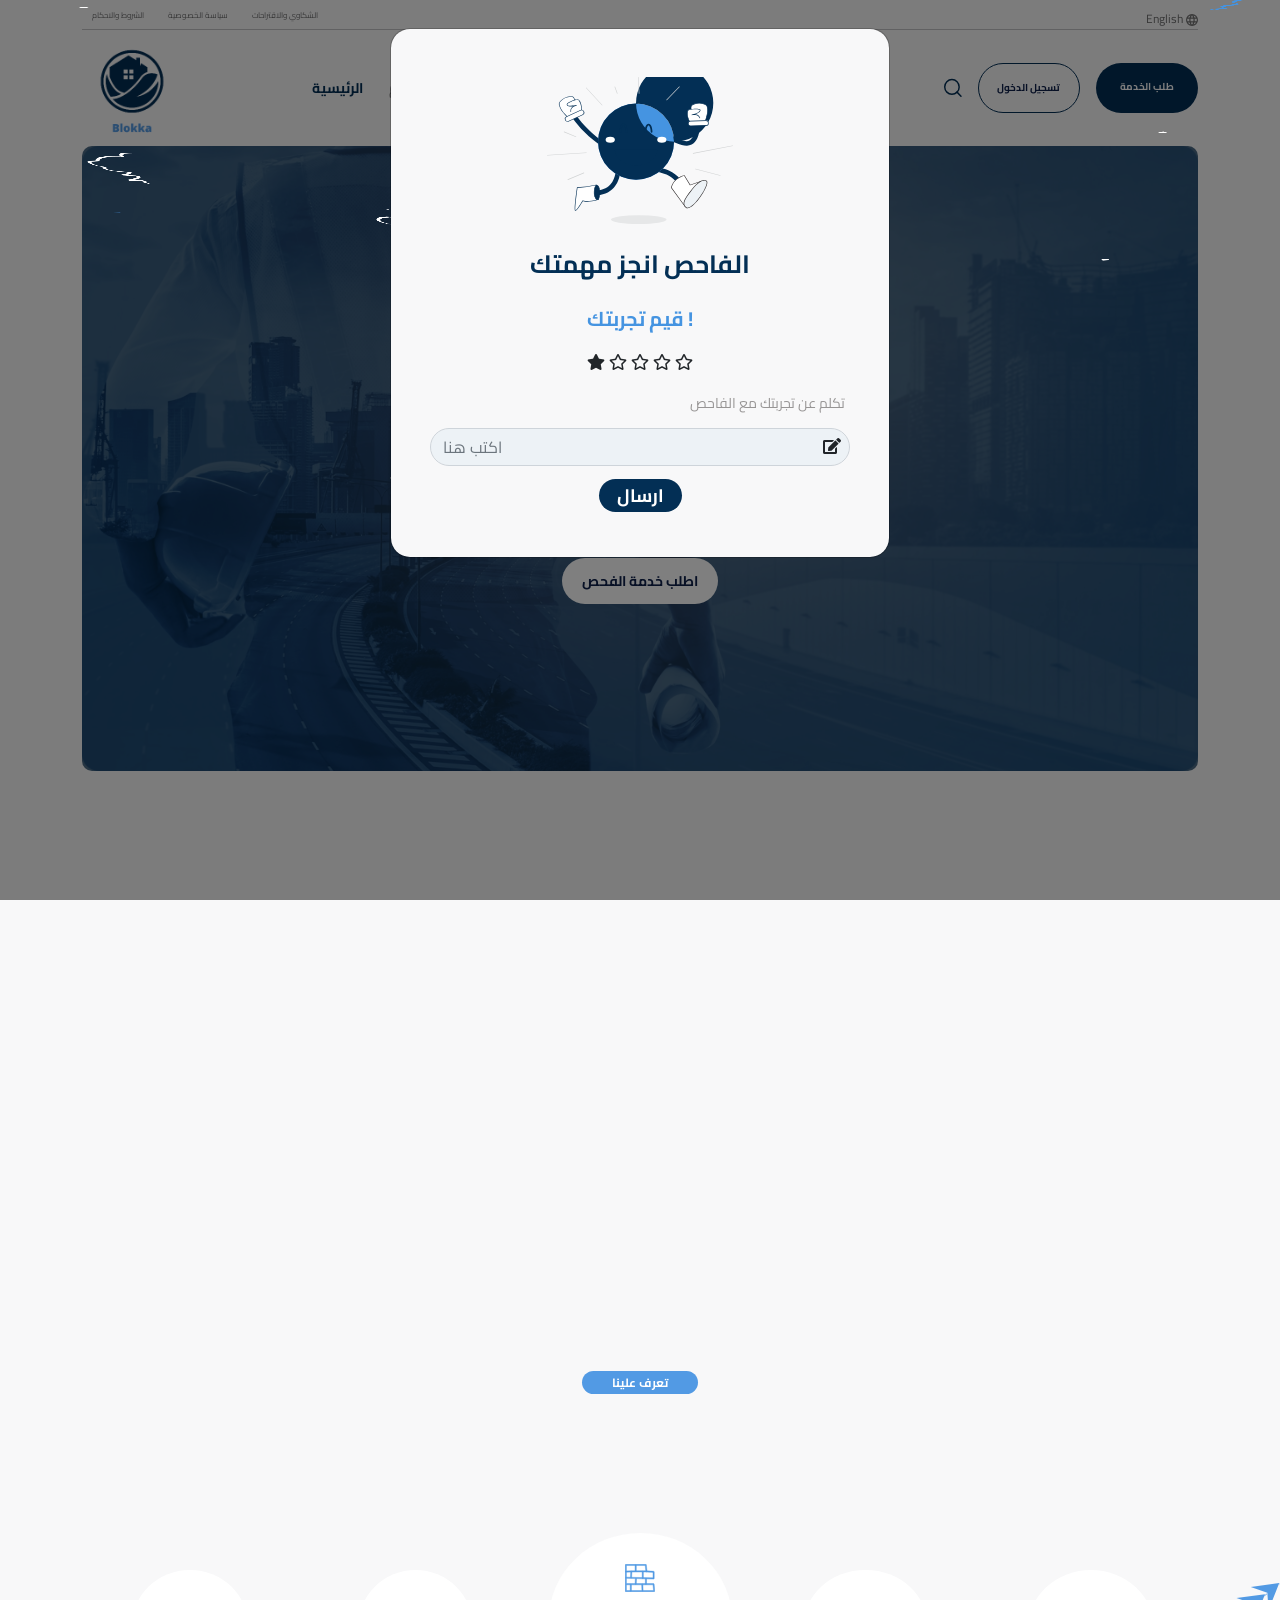
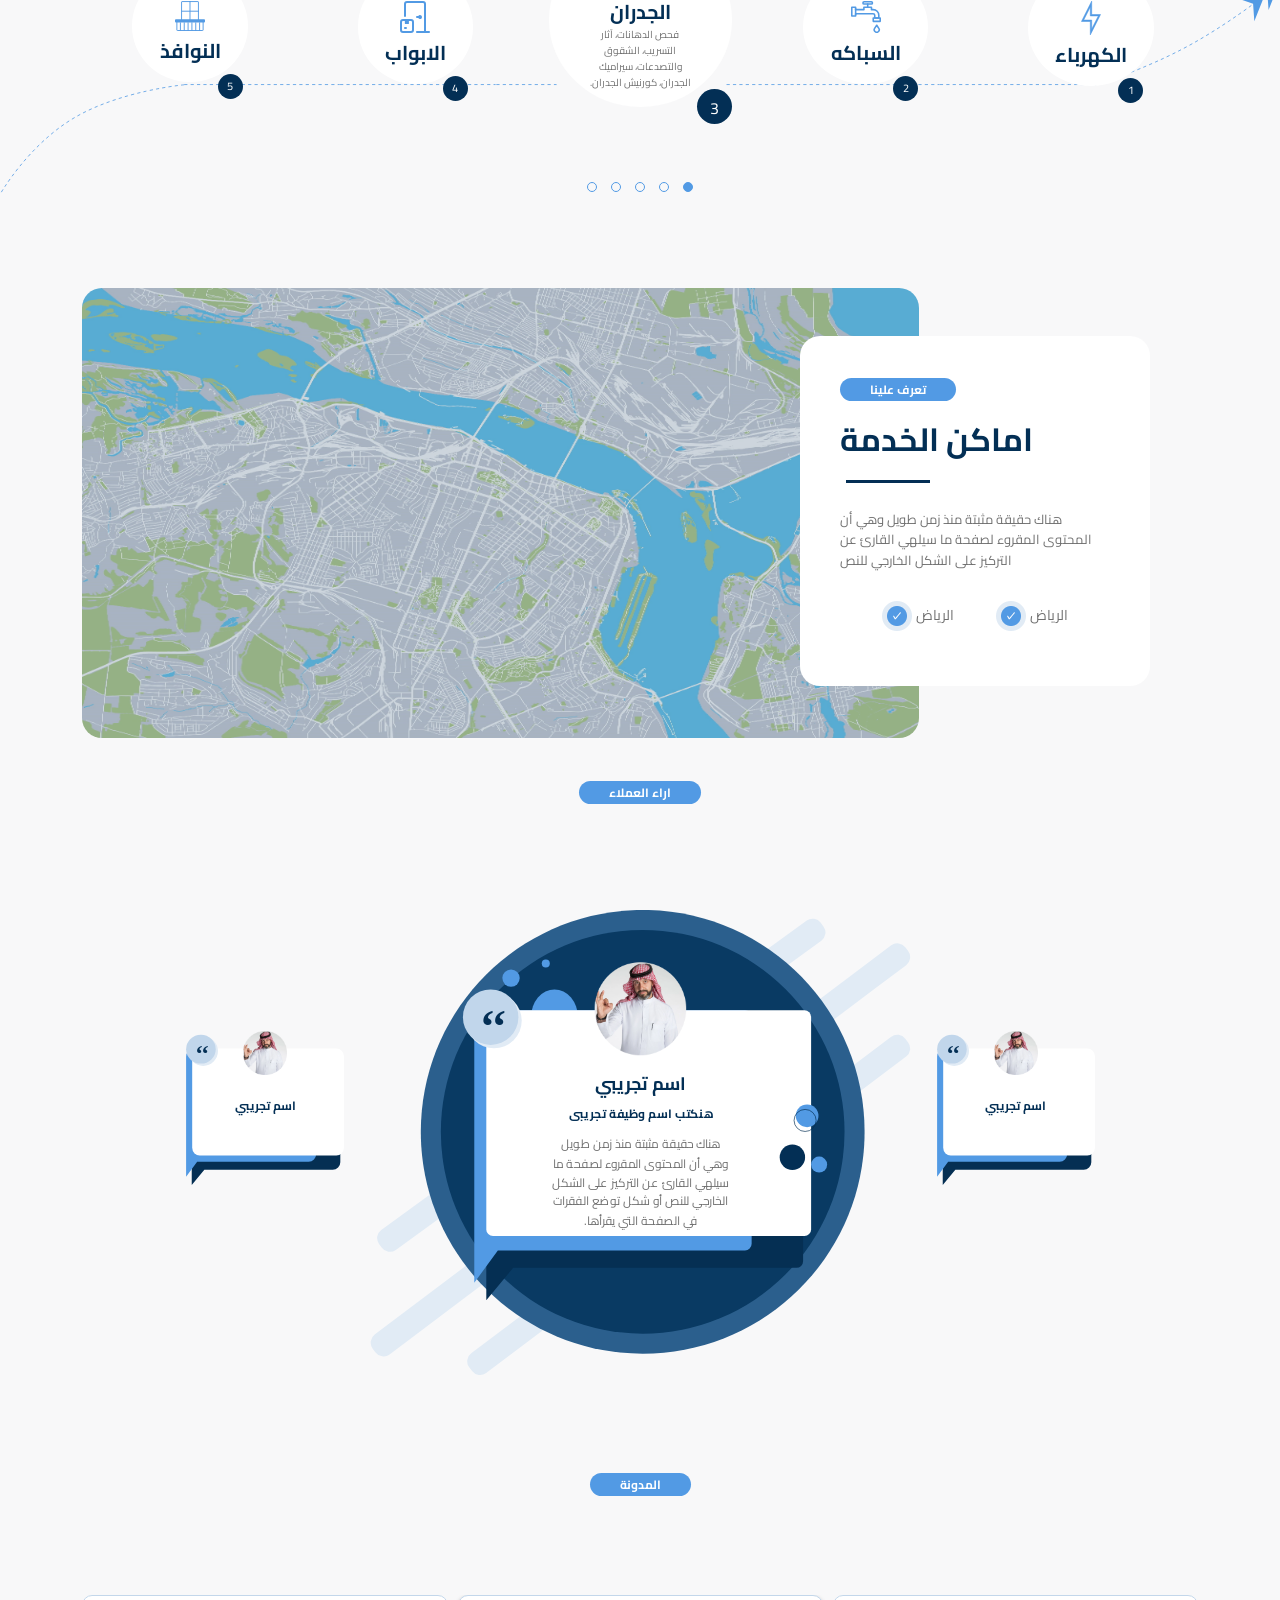
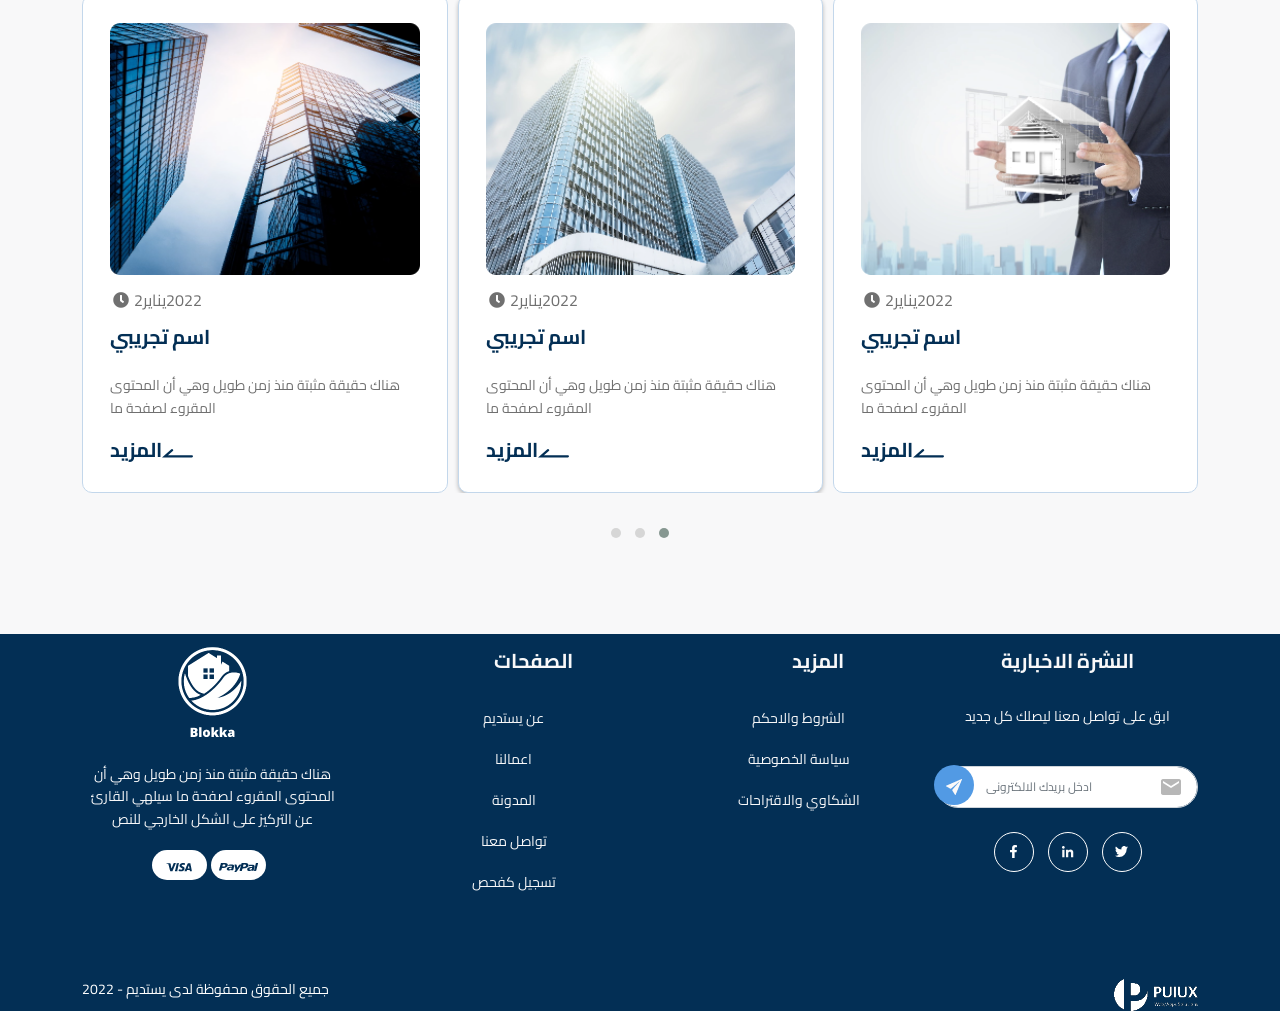
<file: indexcongratesen.html>
<!DOCTYPE html>
<html>
<head>
    <title>YASTAEEM</title>
    <meta name="description" content=""/>
    <meta name="keywords" content=""/>
    <meta charset="utf-8"/>
    <meta name="author" content=""/>
    <meta name="viewport" content="width=device-width, initial-scale=1"/>

    <!-- css files -->
    <link rel="preconnect" href="https://fonts.googleapis.com">
    <link rel="preconnect" href="https://fonts.gstatic.com" crossorigin>
    <link href="https://fonts.googleapis.com/css2?family=Cairo&display=swap" rel="stylesheet">
    <link rel="stylesheet" href="https://use.fontawesome.com/releases/v5.8.1/css/all.css">
    <link rel="stylesheet" href="https://maxst.icons8.com/vue-static/landings/line-awesome/font-awesome-line-awesome/css/all.min.css">
    <link href="https://unpkg.com/aos@2.3.1/dist/aos.css" rel="stylesheet">
    <link rel="stylesheet" href="css/owl.carousel.min.css"/>
    <link rel="stylesheet" href="css/owl.theme.default.min.css"/>
    <link rel="stylesheet" href="css/bootstrap.min.css"/>
    <link rel="stylesheet" href="css/bootstrap.rtl.min.css"/>
    <!-- <link rel="stylesheet" href="css/style.css"/> -->
    <link rel="stylesheet" href="css/styleen.css"/>
    <link rel="stylesheet" href="css/responsive.css"/>
    <style>
        #confetti{
            position: absolute;
            top: 0;
            bottom: 0;
            left: 0;
            right: 0;
            width: 100%;
            height: 100%;
            opacity: 0;
            z-index: 99999;
        }
    </style>
</head>
<body>
<!-- Modal -->
<div style="z-index: 9999999999999999999;" class="modal fade" id="staticBackdrop" data-bs-backdrop="static" data-bs-keyboard="false" tabindex="-1" aria-labelledby="staticBackdropLabel" aria-hidden="true">
    <div class="modal-dialog">
        <div style="border-radius: 20px; background-color: #F8F8F9;" class="modal-content">
            <div class="modal-body">
                       
                        <div style="text-align: center;padding: 2em 0; " class="modal-body">
                          <img style="width: 40%;" src="images/282_happy_face_flatline.svg"/>
                          <h2 style="font-size: 25px; font-weight: bold; color: #032F55; margin: 1em 0;">الفاحص انجز مهمتك</h2>
                          <div style="margin: 1em 0;">
                            <span style="color: #4594E1; font-weight: bold; font-size: 20px;">  قيم تجربتك !</span>
                          </div>
                          <div class="modalicons">
                            <i class="fas fa-star"></i>
                            <i class="far fa-star"></i>
                            <i class="far fa-star"></i>
                            <i class="far fa-star"></i>
                            <i class="far fa-star"></i>
                          </div>
                          <form>
                            <div style="text-align: right; margin: 1em 0; position: relative;" class="form-group">
                                <label style="color: #979595; font-size: 14px; margin-right: 2em; margin-bottom: 1em;">تكلم عن تجربتك مع الفاحص</label>
                                <input style="padding-right: 2em; position: relative; border-radius: 50px; width: 90%; margin: auto; background-color:#EDF2F6;" type="text" class="form-control" placeholder="اكتب هنا"/>
                                <i style="position: absolute; top: 3em; right: 2em;" class="fa fa-edit"></i>
                            </div>
                          <a style="font-size: 18px; font-weight: bold; color: #fff;
                          background: #032F55; border-radius: 50px; padding: 0 1em;" href="#">ارسال</a>
                          </form>
                        </div>
                        
            </div>
        </div>
    </div>
</div>
<canvas id="confetti"></canvas>
<!--end modal-->

<!-- <div class="load-bar">
    <div class="linear"></div>
</div> -->
<div id="myOverlay" class="overlay">
    <span class="closebtn" onclick="closeSearch()" title="Close Overlay">×</span>
    <div class="overlay-content">
        <form action="/action_page.php">
            <input type="text" placeholder="كلمة البحث ...." name="search">
            <button type="submit"><i class="fa fa-search"></i></button>
        </form>
    </div>
</div>
<!-- topheader -->
<div class="container">
    <div class="topheader">
        <div>
            <ul class="topheaderul">
                <li><a href="#">الشروط والاحكام</a></li>
                <li><a href="#">سياسة الخصوصية</a></li>
                <li><a href="#">الشكاوي والاقتراحات</a></li>
            </ul>
        </div>
        <div>
            <div class="dropdown langdrop">
                <button class="btn btn-secondary dropdown-toggle" type="button" data-bs-toggle="dropdown"
                        aria-expanded="false">
                    <span class="langspan">English</span>
                    <img class="langi" src="images/Icon material-language.svg"/>
                </button>
                <ul class="dropdown-menu langmenu">
                    <li><a class="dropdown-item" href="indexrtl.html">العربية</a></li>
                </ul>
            </div>
        </div>
    </div>
    <hr/>
</div>

<!-- navbar -->
<div class="homebackground">
    <nav class="navbar navbar-expand-lg">
        <div class="container">
            <a class="navbarbrand" href="#">
                <img class="logo" src="images/logo.png"/>
            </a>
            <button class="navbar-toggler" type="button" data-bs-toggle="collapse"
                    data-bs-target="#navbarSupportedContent" aria-controls="navbarSupportedContent"
                    aria-expanded="false" aria-label="Toggle navigation">
                <span class="navbar-toggler-icon">
                  <i class="fas fa-bars"></i>
                </span>
            </button>
            <div class="collapse navbar-collapse" id="navbarSupportedContent">
                <ul class="navbar-nav me-auto mb-2 mb-lg-0">

                    <li class="nav-item nav-item1 li1">
                        <a class="nav-link active" aria-current="page" href="#">الرئيسية</a>
                    </li>
                    <li class="nav-item dropdown">
                        <a class="nav-link dropdown-toggle balokkali" href="#" id="navbarDropdown" role="button"
                           data-bs-toggle="dropdown" aria-expanded="false">
                            عن يستديم
                            <i class="fa fa-angle-down balokkai"></i>
                        </a>
                        <ul class="dropdown-menu dropdown-menu1" aria-labelledby="navbarDropdown">
                            <li><a class="dropdown-item" href="#">
                                <div class="notif1">
                                    <div>
                                        <span class="eyespan"> رؤيتنا </span>
                                        <img class="eye" src="images/Group 1616.svg"/>
                                        <i  class=" eye2 fa fa-arrow-left"></i>
                                        <div class="clear"></div>
                                    </div>
                                    <h6 class="notificationh6">نسعى جاهدين الى تبسيط عملية العقارات</h6>
                                </div>
                            </a></li>
                            <li><a class="dropdown-item" href="#">
                                <div class="notif1">
                                    <div>
                                        <span class="eyespan"> رسالتنا </span>

                                        <img class="eye"
                                             src="images/6646376_dart_essentials_goal_mission_success_icon (1).svg"/>
                                        <i class="eye2 fa fa-arrow-left"></i>
                                        <div class="clear"></div>
                                    </div>
                                    <h6 class="notificationh6">نسعى جاهدين الى تبسيط عملية العقارات</h6>
                                </div>
                            </a></li>
                            <li><a class="dropdown-item" href="#">
                                <div class="notif3">
                                    <div>
                                        <span class="eyespan"> اهدافنا </span>

                                        <img class="eye" src="images/6619592_goal_keyword_seo_target_icon.svg"/>
                                        <i  class="eye2 fa fa-arrow-left"></i>
                                        <div class="clear"></div>
                                    </div>
                                    <h6 class="notificationh6">نسعى جاهدين الى تبسيط عملية العقارات</h6>
                                </div>
                            </a></li>
                            <!-- <li><a class="dropdown-item" href="#">Another action</a></li>
                            <li><hr class="dropdown-divider"></li>
                            <li><a class="dropdown-item" href="#">Something else here</a></li> -->
                        </ul>
                    </li>
                    <li class="nav-item nav-item1 li1">
                        <a class="nav-link  link3" aria-current="page" href="#">اعمالنا</a>
                    </li>
                    <li class="nav-item nav-item1 li1">
                        <a class="nav-link  link3" aria-current="page" href="#">المدونة</a>
                    </li>
                    <li class="nav-item nav-item1 li1">
                        <a class="nav-link  link4" aria-current="page" href="#"> تواصل معنا</a>
                    </li>
                    <li class="nav-item nav-item1 li1">
                        <a class="nav-link  link5" aria-current="page" href="#">تسجيل كفاحص</a>
                    </li>


                </ul>

                <div class="btns">
                    <img onclick="openSearch()" class="srchicon" src="images/searchicon.svg"/>
                    <a href="#" class="loginbtn">تسجيل الدخول</a>
                    <a href="#" class="servicebtn">طلب الخدمة</a>
                </div>

            </div>
        </div>
    </nav>


</div>
<!-- home -->
<div class="container container1">
    <div class="aftercontainer">
        <span class="socialspan">تابعنا على</span>
        <!-- <a href="#"> <img class="facebook" src="images/Icon awesome-facebook-f.svg"/> </a> -->
        <a href="#"><i class="facebook fab fa-facebook-f"></i></a>
        <!-- <a href="#"> <img class="linkedin" src="images/Icon awesome-linkedin-in.png"/> </a> -->
        <a href="#"><i class="linkedin fab fa-linkedin-in"></i></a>
        <!-- <a href="#"> <img class="instagram" src="images/Icon feather-instagram.svg"/> </a> -->
        <a href="#"><i class="instagram fab fa-instagram"></i></a>
        <!-- <a href="#"> <img class="whatsapp" src="images/843773_whatsapp_icon (1).svg" width="30px"/> </a> -->
        <a href="#"><i class="whatsapp fab fa-whatsapp"></i></a>
    </div>
    <div class="aftercontainer2">
        <span class="yasspan">yastaeem</span>
    </div>

    <div class="homecontent1">

        <div class="owl-carousel owl-theme ThemeCoderClass myowl myfowl">

            <div class="item1">

                <div class="homecontent">
                    <span class="homespan">حياكم الله</span>
                    <h1 class="homeh1">منصة بلوكة<br/> لفحص العقارات</h1>
                    <p class="homep">فريق عمل متكامل من المهندسين المتخصصين لتقييم
                        عقارك تقييمًا نزيهًا غير<br/> متحيزًا بناء على أسس علمية
                        للتقييم وباستخدام الطرق التكنولوجية</p>
                    <a href="#" class="homebtn">اطلب خدمة الفحص</a>


                </div>
                <img src="images/future-building-construction-engineering-project.png"/>
            </div>

            <div class="item1">
                <div class="homecontent">
                    <span class="homespan">حياكم الله</span>
                    <h1 class="homeh1">منصة بلوكة<br/> لفحص العقارات</h1>
                    <p class="homep">فريق عمل متكامل من المهندسين المتخصصين لتقييم
                        عقارك تقييمًا نزيهًا غير<br/> متحيزًا بناء على أسس علمية
                        للتقييم وباستخدام الطرق التكنولوجية</p>
                    <button class="homebtn"><a>اطلب خدمة الفحص</a></button>


                </div>
                <img src="images/future-building-construction-engineering-project.png"/>
            </div>
            <div class="item1">
                <div class="homecontent">
                    <span class="homespan">حياكم الله</span>
                    <h1 class="homeh1">منصة بلوكة<br/> لفحص العقارات</h1>
                    <p class="homep">فريق عمل متكامل من المهندسين المتخصصين لتقييم
                        عقارك تقييمًا نزيهًا غير<br/> متحيزًا بناء على أسس علمية
                        للتقييم وباستخدام الطرق التكنولوجية</p>
                    <button class="homebtn"><a>اطلب خدمة الفحص</a></button>


                </div>
                <img src="images/future-building-construction-engineering-project.png"/>
            </div>
            <div class="item1">
                <div class="homecontent">
                    <span class="homespan">حياكم الله</span>
                    <h1 class="homeh1">منصة بلوكة<br/> لفحص العقارات</h1>
                    <p class="homep">فريق عمل متكامل من المهندسين المتخصصين لتقييم
                        عقارك تقييمًا نزيهًا غير<br/> متحيزًا بناء على أسس علمية
                        للتقييم وباستخدام الطرق التكنولوجية</p>
                    <button class="homebtn"><a>اطلب خدمة الفحص</a></button>


                </div>
                <img src="images/future-building-construction-engineering-project.png"/>
            </div>
            <div class="item1">
                <div class="homecontent">
                    <span class="homespan">حياكم الله</span>
                    <h1 class="homeh1">منصة بلوكة<br/> لفحص العقارات</h1>
                    <p class="homep">فريق عمل متكامل من المهندسين المتخصصين لتقييم
                        عقارك تقييمًا نزيهًا غير<br/> متحيزًا بناء على أسس علمية
                        للتقييم وباستخدام الطرق التكنولوجية</p>
                    <button class="homebtn"><a>اطلب خدمة الفحص</a></button>


                </div>
                <img src="images/future-building-construction-engineering-project.png"/>
            </div>
        </div>
        <div class="balls">
            <a class="small_detail" data-bs-toggle="modal" data-bs-target="#exampleModal">
                <div class="big_div">
                    <div class="triangleup"></div>
                </div>

            </a>
        </div>
        <!-- Modal -->
        <div class="modal fade" id="exampleModal" tabindex="-1" aria-labelledby="exampleModalLabel" aria-hidden="true">
            <div class="modal-dialog modal-lg">
                <div  class="homeiframe modal-content">
                    <div class="modal-body">
                        <iframe class="myhomeiframe" 
                                src="https://www.youtube.com/embed/6QAELgirvjs?list=PLDoPjvoNmBAw_t_XWUFbBX-c9MafPk9ji"
                                title="Learn HTML In Arabic 2021 - #01 - Introduction and What I Need To Learn"
                                frameborder="0"
                                allow="accelerometer; autoplay; clipboard-write; encrypted-media; gyroscope; picture-in-picture"
                                allowfullscreen></iframe>
                    </div>
                </div>
            </div>
        </div>
        <div class="circle">
            <div>
                <div class="circle_border">
                </div>
                <a href="#about">
                    <img class="circlei" src="images/Group 452.svg" height="25%"/>
                </a>
            </div>
        </div>
    </div>

</div>

<!-- about -->
<div data-aos="fade-down" data-aos-easing="ease-out-cubic"
     data-aos-duration="1000" id="about" class="aboutsection">
    <div class="container">
        <div class="row">
            <div class="col-md-6">
                <div data-aos="fade-down" data-aos-easing="ease-out-cubic"
                     data-aos-duration="1000" class="aboutdiv">
                    <span class="homespan">تعرف علينا</span>
                    <h2 class="abouth22"> ماذا نقدم ؟</h2>
                    <p class="aboutp">هناك حقيقة مثبتة منذ زمن طويل وهي أن المحتوى المقروء
                        لصفحة ما سيلهي القارئ عن التركيز على الشكل
                        الخارجي للنص أو شكل توضع الفقرات في الصفحة
                        التي يقرأها. ولذلك يتم استخدام طريقة لوريم
                        إيبسوم لأنها تعطي توزيعاَ طبيعياَ إلى حد ما للأحرف</p>
                    <div class="row">
                        <div class="col-lg-6 col-12">
                            <div data-aos="fade-down" data-aos-easing="ease-out-cubic"
                                 data-aos-duration="1000">
                                <img class="abouticon1" src="images/172529_price_usd_tag_icon.svg"/>
                                <span class="abouts">سعر مناسب</span>
                            </div>
                            <p class="p2">لوريم إيبسوم طريقة لكتابة النصوص في النشر والتصميم الجرافيكي</p>
                        </div>
                        <div class="col-lg-6 col-12">
                            <div>
                                <img class="abouticon2" src="images/Layer_1_1_.svg"/>
                                <span class="abouts">فاحصين مؤهلين </span>
                            </div>
                            <p class="p2">لوريم إيبسوم طريقة لكتابة النصوص في النشر والتصميم الجرافيكي</p>
                        </div>

                    </div>

                </div>
            </div>


            <div class="col-md-6">
                <div data-aos="fade-down" data-aos-easing="ease-out-cubic"
                     data-aos-duration="1000" class="aboutimg">
                    <img class="shape1" src="images/Group 1563.svg"/>
                    <img data-aos="fade-down" data-aos-easing="ease-out-cubic"
                         data-aos-duration="1000" class="myabout" src="images/Group 457.png"/>
                    <div>
                        <img class="shape2" src="images/Group 1669.svg"/>
                        <img class="shape3" src="images/Group 1547.svg"/>
                    </div>
                    <div data-aos="fade-down" data-aos-easing="ease-out-cubic"
                         data-aos-duration="1000" class="wcircle">
                        <div class="car">
                            <div  class="borderr"></div>
                            <div  class="circlecontent">
                                <a href="#">
                                    <div class="srchdiv">
                                        <div class="srchimg">
                                            <img src="images/Icon feather-search.svg"/>
                                        </div>
                                    </div>
                                    <div>
                                        <span class="examine">افحص عقارك مع</span>
                                    </div>
                                    <div>
                                        <span class="yastdem">يستديم</span>
                                    </div>
                                </a>
                            </div>
                        </div>
                    </div>
                </div>
            </div>

        </div>
    </div>
</div>
<!-- examine items -->
<!-- <div class="wave">

</div> -->
<div class="main_elements">
    <div>
        <img class="shape4" src="images/Group 1670.svg"/>
    </div>
    <div class="borderdiv">
        <img class="borderimg"  src="images/borderr.svg"/>
        <!-- <img src="images/arrow.png"></div> -->
    </div>
    <div class="container">
        <div class="aboutsection1">
            <span class="homespan">تعرف علينا</span>
            <h2 class="abouth2">عناصر الفحص الاساسية</h2>
        </div>
        <div class="mycarosel">
            <div class="owl-carousel owl-theme ThemeCoderClass2 myowl2">

                <div class="item">
                    <div class="borderrr"></div>
                    <div class="circle22">
                        <div class="builddiv">
                            <img class="build1"
                                 src="images/3250107_building_construction_contructor_professional_project_icon.svg"/>
                        </div>
                        <div class="gdrandiv">
                            <span class="gdran">الجدران</span>
                            <p class="gdranp">فحص الدهانات، آثار التسريب،
                                الشقوق والتصدعات، سيراميك الجدران، كورنيش الجدران.</p>
                        </div>
                        <span class="mincircle">3</span>
                    </div>

                </div>
                <div class="item">
                    <div class="borderrr"></div>
                    <div class="circle22">
                        <div class="circlebuild">
                            <img class="build1"  src="images/2. Door Delivery.svg"/>
                        </div>
                        <div class="circlegdran">
                            <span class="gdran">الابواب</span>
                            <p class="gdranp">فحص الدهانات، آثار التسريب،
                                الشقوق والتصدعات، سيراميك الجدران، كورنيش الجدران.</p>
                        </div>
                        <span class="mincircle">4</span>
                    </div>

                </div>
                <div class="item">
                    <div class="borderrr"></div>
                    <div class="circle22">
                        <div class="gdrandiv">
                            <img class="build1" src="images/Group 502.svg"/>
                        </div>
                        <div class="gdrandiv">
                            <span class="gdran">النوافذ</span>
                            <p class="gdranp">فحص الدهانات، آثار التسريب،
                                الشقوق والتصدعات، سيراميك الجدران، كورنيش الجدران.</p>
                        </div>
                        <span class="mincircle">5</span>
                    </div>

                </div>
                <div class="item">
                    <div class="borderrr"></div>
                    <div class="circle22">
                        <div class="gdrandiv">
                            <img class="build1 build11" src="images/Layer_1_1_ (1).svg"/>
                        </div>
                        <div class="gdrandiv">
                            <span class="gdran">الكهرباء</span>
                            <p class="gdranp">فحص الدهانات، آثار التسريب،
                                الشقوق والتصدعات، سيراميك الجدران، كورنيش الجدران.</p>
                        </div>
                        <span class="mincircle">1</span>
                    </div>

                </div>
                <div class="item">
                    <div class="borderrr"></div>
                    <div class="circle22">
                        <div class="gdrandiv">
                            <img class="build1"
                                 src="images/2044987_faucet_mosque_muslim_wudhu_wudlu_icon.svg"/>
                        </div>
                        <div class="gdrandiv">
                            <span class="gdran">السباكه</span>
                            <p class="gdranp">فحص الدهانات، آثار التسريب،
                                الشقوق والتصدعات، سيراميك الجدران، كورنيش الجدران.</p>
                        </div>
                        <span class="mincircle">2</span>
                    </div>

                </div>
            </div>
        </div>
    </div>
</div>

<!-- map section -->

<div class="map_section">
    <div class="container">
        <div class="row">

            <div class="col-lg-12">
                <div class="mapshape1">
                    <div class="mapshape2">
                        <img class="mapshape" src="images/Group 1547.svg"/>
                    </div>
                </div>
                <div class="mapdiv">
                    <img class="mapimg" src="images/Group 1680.png"/>
                </div>
                <div style="position: relative; top: -51%;">
                <div class="mapside">
                    <span class="homespan">تعرف علينا</span>
                    <h2 class="abouth222">اماكن الخدمة</h2>
                    <p class="sidemapp">هناك حقيقة مثبتة منذ زمن طويل وهي أن المحتوى المقروء لصفحة ما
                        سيلهي القارئ عن التركيز على الشكل الخارجي للنص</p>
                    <div class="elryad">
                        <div class="elryaddiv" >
                            <img src="images/Group 1548.png"/>
                            <span class="elryadspan">الرياض</span>
                        </div>
                        <div>
                            <img src="images/Group 1548.png"/>
                            <span class="elryadspan">الرياض</span>
                        </div>
                    </div>
                </div>
                </div>
                <div style="position: relative;">
                <img class="mapicon" src="images/Group 1543.svg"/>
                <img class="mapicon2" src="images/Group 1543.svg"/>
                <img class="mapicon3" src="images/Group 1543.svg"/>
                <img class="mapicon4" src="images/Group 1543.svg"/>
                </div>
            </div>
        </div>
    </div>
</div>

<!-- clients section -->
<div>
    <div>
        <img class="shape41" src="images/Group 1670.svg"/>
    </div>
    <div class="container">
        <div class="aboutsection11">
            <span class="homespan"> اراء العملاء</span>
            <h2 class="abouth2"> اراء عملاء نعتز بهم</h2>
        </div>
        <div class="mycarosel">
            <div class="owl-carousel owl-theme ThemeCoderClass4 myowl4">
                <div class="item">
                    <div class="clientimgtop">
                        <!-- <img src="images/Group 1665.svg"/> -->
                        <div class="myclient22">
                            <img src="images/client.png"/>
                        </div>
                        <div class="clientcontent">
                            <h5>اسم تجريبي</h5>
                            <span>هنكتب اسم وظيفة تجريبى</span>
                            <p>هناك حقيقة مثبتة منذ زمن طويل وهي أن المحتوى
                                المقروء لصفحة ما سيلهي القارئ عن التركيز على الشكل
                                الخارجي للنص أو شكل توضع الفقرات في الصفحة التي يقرأها.</p>
                        </div>
                    </div>
                </div>
                <div class="item">
                    <div class="clientimgtop">
                        <!-- <img src="images/Group 1665.svg"/> -->
                        <div class="myclient22">
                            <img src="images/client.png"/>
                        </div>
                        <div class="clientcontent">
                            <h5>اسم تجريبي</h5>
                            <span>هنكتب اسم وظيفة تجريبى</span>
                            <p>هناك حقيقة مثبتة منذ زمن طويل وهي أن المحتوى
                                المقروء لصفحة ما سيلهي القارئ عن التركيز على الشكل
                                الخارجي للنص أو شكل توضع الفقرات في الصفحة التي يقرأها.</p>
                        </div>
                    </div>
                </div>
                <div class="item">
                    <div class="clientimgtop">
                        <!-- <img src="images/Group 1665.svg"/> -->
                        <div class="myclient22">
                            <img src="images/client.png"/>
                        </div>
                        <div class="clientcontent">
                            <h5>اسم تجريبي</h5>
                            <span>هنكتب اسم وظيفة تجريبى</span>
                            <p>هناك حقيقة مثبتة منذ زمن طويل وهي أن المحتوى
                                المقروء لصفحة ما سيلهي القارئ عن التركيز على الشكل
                                الخارجي للنص أو شكل توضع الفقرات في الصفحة التي يقرأها.</p>
                        </div>
                    </div>
                </div>
            </div>
        </div>
    </div>
    <div class="bodyimgdiv">
        <img class="bodyimg" src="images/Group 1667.svg"/>
    </div>
</div>


<!-- blog -->
<div>
    <div class="container">
        <div class="aboutsection11">
            <span class="homespan">  المدونة</span>
            <h2 class="abouth2"> المدونة</h2>
        </div>
        <div class="mycarosel">
            <div class="owl-carousel owl-theme ThemeCoderClass5 myowl5">
                <div class="item">
                    <div class="blogitem2">
                        <div>
                            <img class="blogimg" src="images/giant-building-with-sun.png"/>
                        </div>
                        <div class="blogcontent">
                            <div class="datediv">
                                <i class="fa fa-clock clocki"></i>
                                <span class="clockdate">2يناير</span>
                                <span class="clockyear">2022</span>
                            </div>
                            <h5 class="myh5">اسم تجريبي</h5>
                            <p class="blogp">هناك حقيقة مثبتة منذ زمن طويل وهي أن المحتوى المقروء لصفحة ما</p>
                            <a href="#" class="morebtn1">
                                <div class="morebtndiv">
                                    <span class="morebtn">المزيد</span>
                                    <img class="moreimg" src="images/Path 8317.svg"/>
                                </div>
                            </a>
                        </div>

                    </div>
                </div>
                <div class="item">
                    <div class="blogitem">
                        <div>
                            <img src="images/low-angle-view-skyscrapers.png"/>
                        </div>
                        <div class="blogcontent">
                            <div class="datediv">
                                <i class="fa fa-clock clocki"></i>
                                <span class="clockdate">2يناير</span>
                                <span class="clockyear">2022</span>
                            </div>
                            <h5 class="myh5">اسم تجريبي</h5>
                            <p class="blogp">هناك حقيقة مثبتة منذ زمن طويل وهي أن المحتوى المقروء لصفحة ما</p>
                            <a href="#" class="morebtn1">
                                <div class="morebtndiv">
                                    <span class="morebtn">المزيد</span>
                                    <img class="moreimg" src="images/Path 8317.svg"/>
                                </div>
                            </a>
                        </div>
                    </div>
                </div>
                <div class="item">
                    <div class="blogitem">
                        <div>
                            <img src="images/bussiness.png"/>
                        </div>
                        <div class="blogcontent">
                            <div class="datediv">
                                <i class="fa fa-clock clocki"></i>
                                <span class="clockdate">2يناير</span>
                                <span class="clockyear">2022</span>
                            </div>
                            <h5 class="myh5">اسم تجريبي</h5>
                            <p class="blogp">هناك حقيقة مثبتة منذ زمن طويل وهي أن المحتوى المقروء لصفحة ما</p>
                            <a href="#" class="morebtn1">
                                <div class="morebtndiv">
                                    <span class="morebtn">المزيد</span>
                                    <img class="moreimg" src="images/Path 8317.svg"/>
                                </div>
                            </a>
                        </div>
                    </div>
                </div>
            </div>
            <div class="shapeblog">
                <img class="shapeblogimg" src="images/Group 1547.svg"/>
            </div>
        </div>
    </div>
    <div>
        <img class="shape44" src="images/Group 1670.svg"/>
    </div>
</div>


<!-- footer -->
<foote>
    <div class="myfooter">
        <div class="container">
            <div class="row">
                <div class="col-6 col-sm-6 col-xs-6 col-md-3 ">
                    <div>
                        <img class="footerlogo" src="images/Blokka (3).png"/>
                    </div>
                    <div>
                        <p class="footerp">
                            هناك حقيقة مثبتة منذ زمن
                            طويل وهي أن المحتوى المقروء لصفحة ما سيلهي
                            القارئ عن التركيز على الشكل الخارجي للنص
                        </p>
                    </div>
                    <div>
                        <button class="visa"><a><img src="images/visa.png"/></a></button>
                        <button class="paypal"><a><img src="images/paypal.png"/></a></button>
                    </div>
                </div>
                <div class="col-6 col-sm-6 col-xs-6 col-md-3">
                    <div class="pages">
                        <h5 class="footerh5">الصفحات</h5>
                        <ul class="p1">
                            <li><a href="#"> عن يستديم</a></li>
                            <li><a href="#">اعمالنا </a></li>
                            <li><a href="#"> المدونة</a></li>
                            <li><a href="#"> تواصل معنا</a></li>
                            <li><a href="#"> تسجيل كفحص</a></li>
                        </ul>
                    </div>
                    <!-- <div>
                      <h5 class="footerh5">الصفحات</h5>
                     <a><span class="p1">عن يستديم</span></a>
                      <br/>
                     <a><span class="p2">اعمالنا</span></a>
                      <br/>
                      <a><span class="p3">المدونة</span></a>
                      <br/>
                      <a><span class="p4">تواصل معنا</span></a>
                      <br/>
                      <a><span class="p5">تسجيل كفاحص</span></a>
                    </div> -->
                </div>
                <div class="col-6 col-sm-6 col-xs-6 col-md-3">
                    <div>
                        <h5 class="footerh5 footerh555">المزيد</h5>
                        <ul class="p1">
                            <li><a href="#">الشروط والاحكم</a></li>
                            <li><a href="#">سياسة الخصوصية</a></li>
                            <li><a href="#">الشكاوي والاقتراحات</a></li>
                        </ul>
                    </div>
                </div>
                <div class="col-6 col-sm-6 col-xs-6 col-md-3">
                    <h5 class="footerh55 footerh5555">النشرة الاخبارية</h5>
                    <p class="p11">ابق على تواصل معنا ليصلك كل جديد</p>
                    <div class="inputdiv">
                        <form>
                            <input type="text" class="form-control myinput" placeholder="ادخل بريدك الالكترونى"/>
                            <img class="material" src="images/Icon material-email.png"/>
                            <button class="inputicon">
                                <img class="inputicon2" src="images/Icon ionic-ios-send.png"/>
                            </button>
                        </form>
                        <!-- <i class="fa fa-location-arrow inputicon"></i> -->
                    </div>
                    <div class="footersocial">
                        <a href="#" class="face"> <img class="faceimg" src="images/Icon awesome-facebook-f (1).svg"/>
                        </a>
                        <a href="#" class="face face2"> <img src="images/Icon awesome-linkedin-in.png"/> </a>
                        <a href="#" class="face"> <img src="images/Icon ionic-logo-twitter.svg"/> </a>
                    </div>
                </div>
            </div>
            <div class="lastfooter">
                <span class="lastfooterp">جميع الحقوق محفوظة لدى يستديم - 2022</span>
                <img src="images/PUIUX_LOGO.png"/>
            </div>
        </div>
        <div>
            <img class="shape444" src="images/Group 1669.svg"/>
        </div>
        <div>
            <img class="shape33" src="images/Group 1547.svg"/>
        </div>
    </div>
</foote>
<!-- js files -->
<script src="https://code.jquery.com/jquery-3.6.0.min.js"
        integrity="sha256-/xUj+3OJU5yExlq6GSYGSHk7tPXikynS7ogEvDej/m4=" crossorigin="anonymous"></script>
<script src="js/owl.carousel.min.js"></script>
<script src="https://unpkg.com/aos@2.3.1/dist/aos.js"></script>
<script src="https://cdnjs.cloudflare.com/ajax/libs/popper.js/2.9.2/umd/popper.min.js"></script>
<script src="js/bootstrap.min.js"></script>
<script src="js/main.js"></script>
<script>
    AOS.init();
</script>

<script>
    $(document).ready(function () {
        $("#exampleModal").on('hidden.bs.modal', function (e) {
            $("#exampleModal iframe").attr("src", $("#exampleModal iframe").attr("src"));
            var $v = $(e.delegateTarget).find('video');
            $v[0].pause();
        });
// variables 
        var toTop = $('.to-top');
// logic
        toTop.on('click', function () {
            $('html, body').animate({
                scrollTop: $('html, body').offset().top,
            });
        });

    });

    // Get this script ready when the page loads
    $(document).ready(function () {
//   Create a function
        $(".scrollDown").click(function (event) {
//       Select the body of the page and scroll down by 650 pixels worth
            $("html, body").animate({scrollTop: $('.backimg').offset().top}, 1000);
        });
    });
</script>
<script>
    $('.overlay-content form').hide();

    function openSearch() {
        $('#myOverlay').fadeIn(2000);
        $('.overlay-content form').fadeIn(1000).addClass('active');
        $('.overlay-content form').removeClass('unactive');
        //   $('.overlay-content form').delay(2000).slideDown(2000);
    }

    function closeSearch() {
        $('#myOverlay').fadeOut(2000);
        $('.overlay-content form').removeClass('active');
        $('.overlay-content form').fadeIn(1000).addClass('unactive');
    }
</script>
<script>


    $(window).on('load', function() {
        $('#confetti').css('opacity','1');
        $("#staticBackdrop").modal('show');
    });
        
        
    </script>
    <script>
        var retina = window.devicePixelRatio,
    
            // Math shorthands
            PI = Math.PI,
            sqrt = Math.sqrt,
            round = Math.round,
            random = Math.random,
            cos = Math.cos,
            sin = Math.sin,
    
            // Local WindowAnimationTiming interface
            rAF = window.requestAnimationFrame,
            cAF = window.cancelAnimationFrame || window.cancelRequestAnimationFrame,
            _now = Date.now || function () {return new Date().getTime();};
    
        // Local WindowAnimationTiming interface polyfill
        (function (w) {
            /**
             * Fallback implementation.
             */
            var prev = _now();
            function fallback(fn) {
                var curr = _now();
                var ms = Math.max(0, 16 - (curr - prev));
                var req = setTimeout(fn, ms);
                prev = curr;
                return req;
            }
            /**
             * Cancel.
             */
            var cancel = w.cancelAnimationFrame
                || w.webkitCancelAnimationFrame
                || w.clearTimeout;
    
            rAF = w.requestAnimationFrame
                || w.webkitRequestAnimationFrame
                || fallback;
    
            cAF = function(id){
                cancel.call(w, id);
            };
        }(window));
    
        document.addEventListener("DOMContentLoaded", function() {
            var speed = 30,
                duration = (5.0 / speed),
                confettiRibbonCount = 11,
                ribbonPaperCount = 30,
                ribbonPaperDist = 8.0,
                ribbonPaperThick = 4.0,
                confettiPaperCount = 10,
                DEG_TO_RAD = PI / 180,
                RAD_TO_DEG = 180 / PI,
                colors = [
                    ["#fff"],
                    ["#4594E1"],
                    ["#fff"],
                    ["#4594E1"],
                ];
    
            function Vector2(_x, _y) {
                this.x = _x, this.y = _y;
                this.Length = function() {
                    return sqrt(this.SqrLength());
                }
                this.SqrLength = function() {
                    return this.x * this.x + this.y * this.y;
                }
                this.Add = function(_vec) {
                    this.x += _vec.x;
                    this.y += _vec.y;
                }
                this.Sub = function(_vec) {
                    this.x -= _vec.x;
                    this.y -= _vec.y;
                }
                this.Div = function(_f) {
                    this.x /= _f;
                    this.y /= _f;
                }
                this.Mul = function(_f) {
                    this.x *= _f;
                    this.y *= _f;
                }
                this.Normalize = function() {
                    var sqrLen = this.SqrLength();
                    if (sqrLen != 0) {
                        var factor = 1.0 / sqrt(sqrLen);
                        this.x *= factor;
                        this.y *= factor;
                    }
                }
                this.Normalized = function() {
                    var sqrLen = this.SqrLength();
                    if (sqrLen != 0) {
                        var factor = 1.0 / sqrt(sqrLen);
                        return new Vector2(this.x * factor, this.y * factor);
                    }
                    return new Vector2(0, 0);
                }
            }
            Vector2.Lerp = function(_vec0, _vec1, _t) {
                return new Vector2((_vec1.x - _vec0.x) * _t + _vec0.x, (_vec1.y - _vec0.y) * _t + _vec0.y);
            }
            Vector2.Distance = function(_vec0, _vec1) {
                return sqrt(Vector2.SqrDistance(_vec0, _vec1));
            }
            Vector2.SqrDistance = function(_vec0, _vec1) {
                var x = _vec0.x - _vec1.x;
                var y = _vec0.y - _vec1.y;
                return (x * x + y * y + z * z);
            }
            Vector2.Scale = function(_vec0, _vec1) {
                return new Vector2(_vec0.x * _vec1.x, _vec0.y * _vec1.y);
            }
            Vector2.Min = function(_vec0, _vec1) {
                return new Vector2(Math.min(_vec0.x, _vec1.x), Math.min(_vec0.y, _vec1.y));
            }
            Vector2.Max = function(_vec0, _vec1) {
                return new Vector2(Math.max(_vec0.x, _vec1.x), Math.max(_vec0.y, _vec1.y));
            }
            Vector2.ClampMagnitude = function(_vec0, _len) {
                var vecNorm = _vec0.Normalized;
                return new Vector2(vecNorm.x * _len, vecNorm.y * _len);
            }
            Vector2.Sub = function(_vec0, _vec1) {
                return new Vector2(_vec0.x - _vec1.x, _vec0.y - _vec1.y, _vec0.z - _vec1.z);
            }
    
            function EulerMass(_x, _y, _mass, _drag) {
                this.position = new Vector2(_x, _y);
                this.mass = _mass;
                this.drag = _drag;
                this.force = new Vector2(0, 0);
                this.velocity = new Vector2(0, 0);
                this.AddForce = function(_f) {
                    this.force.Add(_f);
                }
                this.Integrate = function(_dt) {
                    var acc = this.CurrentForce(this.position);
                    acc.Div(this.mass);
                    var posDelta = new Vector2(this.velocity.x, this.velocity.y);
                    posDelta.Mul(_dt);
                    this.position.Add(posDelta);
                    acc.Mul(_dt);
                    this.velocity.Add(acc);
                    this.force = new Vector2(0, 0);
                }
                this.CurrentForce = function(_pos, _vel) {
                    var totalForce = new Vector2(this.force.x, this.force.y);
                    var speed = this.velocity.Length();
                    var dragVel = new Vector2(this.velocity.x, this.velocity.y);
                    dragVel.Mul(this.drag * this.mass * speed);
                    totalForce.Sub(dragVel);
                    return totalForce;
                }
            }
    
            function ConfettiPaper(_x, _y) {
                this.pos = new Vector2(_x, _y);
                this.rotationSpeed = (random() * 600 + 800);
                this.angle = DEG_TO_RAD * random() * 360;
                this.rotation = DEG_TO_RAD * random() * 360;
                this.cosA = 1.0;
                this.size = 5.0;
                this.oscillationSpeed = (random() * 1.5 + 0.5);
                this.xSpeed = 40.0;
                this.ySpeed = (random() * 60 + 50.0);
                this.corners = new Array();
                this.time = random();
                var ci = round(random() * (colors.length - 1));
                this.frontColor = colors[ci][0];
                this.backColor = colors[ci][0];
                for (var i = 0; i < 4; i++) {
                    var dx = cos(this.angle + DEG_TO_RAD * (i * 90 + 45));
                    var dy = sin(this.angle + DEG_TO_RAD * (i * 90 + 45));
                    this.corners[i] = new Vector2(dx, dy);
                }
                this.Update = function(_dt) {
                    this.time += _dt;
                    this.rotation += this.rotationSpeed * _dt;
                    this.cosA = cos(DEG_TO_RAD * this.rotation);
                    this.pos.x += cos(this.time * this.oscillationSpeed) * this.xSpeed * _dt
                    this.pos.y += this.ySpeed * _dt;
                    if (this.pos.y > ConfettiPaper.bounds.y) {
                        this.pos.x = random() * ConfettiPaper.bounds.x;
                        this.pos.y = 0;
                    }
                }
                this.Draw = function(_g) {
                    if (this.cosA > 0) {
                        _g.fillStyle = this.frontColor;
                    } else {
                        _g.fillStyle = this.backColor;
                    }
                    _g.beginPath();
                    _g.moveTo((this.pos.x + this.corners[0].x * this.size) * retina, (this.pos.y + this.corners[0].y * this.size * this.cosA) * retina);
                    for (var i = 1; i < 4; i++) {
                        _g.lineTo((this.pos.x + this.corners[i].x * this.size) * retina, (this.pos.y + this.corners[i].y * this.size * this.cosA) * retina);
                    }
                    _g.closePath();
                    _g.fill();
                }
            }
            ConfettiPaper.bounds = new Vector2(0, 0);
    
            function ConfettiRibbon(_x, _y, _count, _dist, _thickness, _angle, _mass, _drag) {
                this.particleDist = _dist;
                this.particleCount = _count;
                this.particleMass = _mass;
                this.particleDrag = _drag;
                this.particles = new Array();
                var ci = round(random() * (colors.length - 1));
                this.frontColor = colors[ci][0];
                this.backColor = colors[ci][0];
                this.xOff = (cos(DEG_TO_RAD * _angle) * _thickness);
                this.yOff = (sin(DEG_TO_RAD * _angle) * _thickness);
                this.position = new Vector2(_x, _y);
                this.prevPosition = new Vector2(_x, _y);
                this.velocityInherit = (random() * 2 + 4);
                this.time = random() * 100;
                this.oscillationSpeed = (random() * 2 + 2);
                this.oscillationDistance = (random() * 40 + 40);
                this.ySpeed = (random() * 40 + 80);
                for (var i = 0; i < this.particleCount; i++) {
                    this.particles[i] = new EulerMass(_x, _y - i * this.particleDist, this.particleMass, this.particleDrag);
                }
                this.Update = function(_dt) {
                    var i = 0;
                    this.time += _dt * this.oscillationSpeed;
                    this.position.y += this.ySpeed * _dt;
                    this.position.x += cos(this.time) * this.oscillationDistance * _dt;
                    this.particles[0].position = this.position;
                    var dX = this.prevPosition.x - this.position.x;
                    var dY = this.prevPosition.y - this.position.y;
                    var delta = sqrt(dX * dX + dY * dY);
                    this.prevPosition = new Vector2(this.position.x, this.position.y);
                    for (i = 1; i < this.particleCount; i++) {
                        var dirP = Vector2.Sub(this.particles[i - 1].position, this.particles[i].position);
                        dirP.Normalize();
                        dirP.Mul((delta / _dt) * this.velocityInherit);
                        this.particles[i].AddForce(dirP);
                    }
                    for (i = 1; i < this.particleCount; i++) {
                        this.particles[i].Integrate(_dt);
                    }
                    for (i = 1; i < this.particleCount; i++) {
                        var rp2 = new Vector2(this.particles[i].position.x, this.particles[i].position.y);
                        rp2.Sub(this.particles[i - 1].position);
                        rp2.Normalize();
                        rp2.Mul(this.particleDist);
                        rp2.Add(this.particles[i - 1].position);
                        this.particles[i].position = rp2;
                    }
                    if (this.position.y > ConfettiRibbon.bounds.y + this.particleDist * this.particleCount) {
                        this.Reset();
                    }
                }
                this.Reset = function() {
                    this.position.y = -random() * ConfettiRibbon.bounds.y;
                    this.position.x = random() * ConfettiRibbon.bounds.x;
                    this.prevPosition = new Vector2(this.position.x, this.position.y);
                    this.velocityInherit = random() * 2 + 4;
                    this.time = random() * 100;
                    this.oscillationSpeed = random() * 2.0 + 1.5;
                    this.oscillationDistance = (random() * 40 + 40);
                    this.ySpeed = random() * 40 + 80;
                    var ci = round(random() * (colors.length - 1));
                    this.frontColor = colors[ci][0];
                    this.backColor = colors[ci][0];
                    this.particles = new Array();
                    for (var i = 0; i < this.particleCount; i++) {
                        this.particles[i] = new EulerMass(this.position.x, this.position.y - i * this.particleDist, this.particleMass, this.particleDrag);
                    }
                };
                this.Draw = function(_g) {
                    for (var i = 0; i < this.particleCount - 1; i++) {
                        var p0 = new Vector2(this.particles[i].position.x + this.xOff, this.particles[i].position.y + this.yOff);
                        var p1 = new Vector2(this.particles[i + 1].position.x + this.xOff, this.particles[i + 1].position.y + this.yOff);
                        if (this.Side(this.particles[i].position.x, this.particles[i].position.y, this.particles[i + 1].position.x, this.particles[i + 1].position.y, p1.x, p1.y) < 0) {
                            _g.fillStyle = this.frontColor;
                            _g.strokeStyle = this.frontColor;
                        } else {
                            _g.fillStyle = this.backColor;
                            _g.strokeStyle = this.backColor;
                        }
                        if (i == 0) {
                            _g.beginPath();
                            _g.moveTo(this.particles[i].position.x * retina, this.particles[i].position.y * retina);
                            _g.lineTo(this.particles[i + 1].position.x * retina, this.particles[i + 1].position.y * retina);
                            _g.lineTo(((this.particles[i + 1].position.x + p1.x) * 0.5) * retina, ((this.particles[i + 1].position.y + p1.y) * 0.5) * retina);
                            _g.closePath();
                            _g.stroke();
                            _g.fill();
                            _g.beginPath();
                            _g.moveTo(p1.x * retina, p1.y * retina);
                            _g.lineTo(p0.x * retina, p0.y * retina);
                            _g.lineTo(((this.particles[i + 1].position.x + p1.x) * 0.5) * retina, ((this.particles[i + 1].position.y + p1.y) * 0.5) * retina);
                            _g.closePath();
                            _g.stroke();
                            _g.fill();
                        } else if (i == this.particleCount - 2) {
                            _g.beginPath();
                            _g.moveTo(this.particles[i].position.x * retina, this.particles[i].position.y * retina);
                            _g.lineTo(this.particles[i + 1].position.x * retina, this.particles[i + 1].position.y * retina);
                            _g.lineTo(((this.particles[i].position.x + p0.x) * 0.5) * retina, ((this.particles[i].position.y + p0.y) * 0.5) * retina);
                            _g.closePath();
                            _g.stroke();
                            _g.fill();
                            _g.beginPath();
                            _g.moveTo(p1.x * retina, p1.y * retina);
                            _g.lineTo(p0.x * retina, p0.y * retina);
                            _g.lineTo(((this.particles[i].position.x + p0.x) * 0.5) * retina, ((this.particles[i].position.y + p0.y) * 0.5) * retina);
                            _g.closePath();
                            _g.stroke();
                            _g.fill();
                        } else {
                            _g.beginPath();
                            _g.moveTo(this.particles[i].position.x * retina, this.particles[i].position.y * retina);
                            _g.lineTo(this.particles[i + 1].position.x * retina, this.particles[i + 1].position.y * retina);
                            _g.lineTo(p1.x * retina, p1.y * retina);
                            _g.lineTo(p0.x * retina, p0.y * retina);
                            _g.closePath();
                            _g.stroke();
                            _g.fill();
                        }
                    }
                }
                this.Side = function(x1, y1, x2, y2, x3, y3) {
                    return ((x1 - x2) * (y3 - y2) - (y1 - y2) * (x3 - x2));
                }
            }
            ConfettiRibbon.bounds = new Vector2(0, 0);
            confetti = {};
            confetti.Context = function(id) {
                var i = 0;
                var canvas = document.getElementById(id);
                var canvasParent = canvas.parentNode;
                var canvasWidth = canvasParent.offsetWidth;
                var canvasHeight = canvasParent.offsetHeight;
                canvas.width = canvasWidth * retina;
                canvas.height = canvasHeight * retina;
                var context = canvas.getContext('2d');
                var interval = null;
                var confettiRibbons = new Array();
                ConfettiRibbon.bounds = new Vector2(canvasWidth, canvasHeight);
                for (i = 0; i < confettiRibbonCount; i++) {
                    confettiRibbons[i] = new ConfettiRibbon(random() * canvasWidth, -random() * canvasHeight * 2, ribbonPaperCount, ribbonPaperDist, ribbonPaperThick, 45, 1, 0.05);
                }
                var confettiPapers = new Array();
                ConfettiPaper.bounds = new Vector2(canvasWidth, canvasHeight);
                for (i = 0; i < confettiPaperCount; i++) {
                    confettiPapers[i] = new ConfettiPaper(random() * canvasWidth, random() * canvasHeight);
                }
                this.resize = function() {
                    canvasWidth = canvasParent.offsetWidth;
                    canvasHeight = canvasParent.offsetHeight;
                    canvas.width = canvasWidth * retina;
                    canvas.height = canvasHeight * retina;
                    ConfettiPaper.bounds = new Vector2(canvasWidth, canvasHeight);
                    ConfettiRibbon.bounds = new Vector2(canvasWidth, canvasHeight);
                }
                this.start = function() {
                    this.stop()
                    var context = this;
                    this.update();
                }
                this.stop = function() {
                    cAF(this.interval);
                }
                this.update = function() {
                    var i = 0;
                    context.clearRect(0, 0, canvas.width, canvas.height);
                    for (i = 0; i < confettiPaperCount; i++) {
                        confettiPapers[i].Update(duration);
                        confettiPapers[i].Draw(context);
                    }
                    for (i = 0; i < confettiRibbonCount; i++) {
                        confettiRibbons[i].Update(duration);
                        confettiRibbons[i].Draw(context);
                    }
                    this.interval = rAF(function() {
                        confetti.update();
                    });
                }
            };
            var confetti = new confetti.Context('confetti');
            confetti.start();
            window.addEventListener('resize', function(event){
                confetti.resize();
            });
        });
    </script>
</body>
</html>
</file>
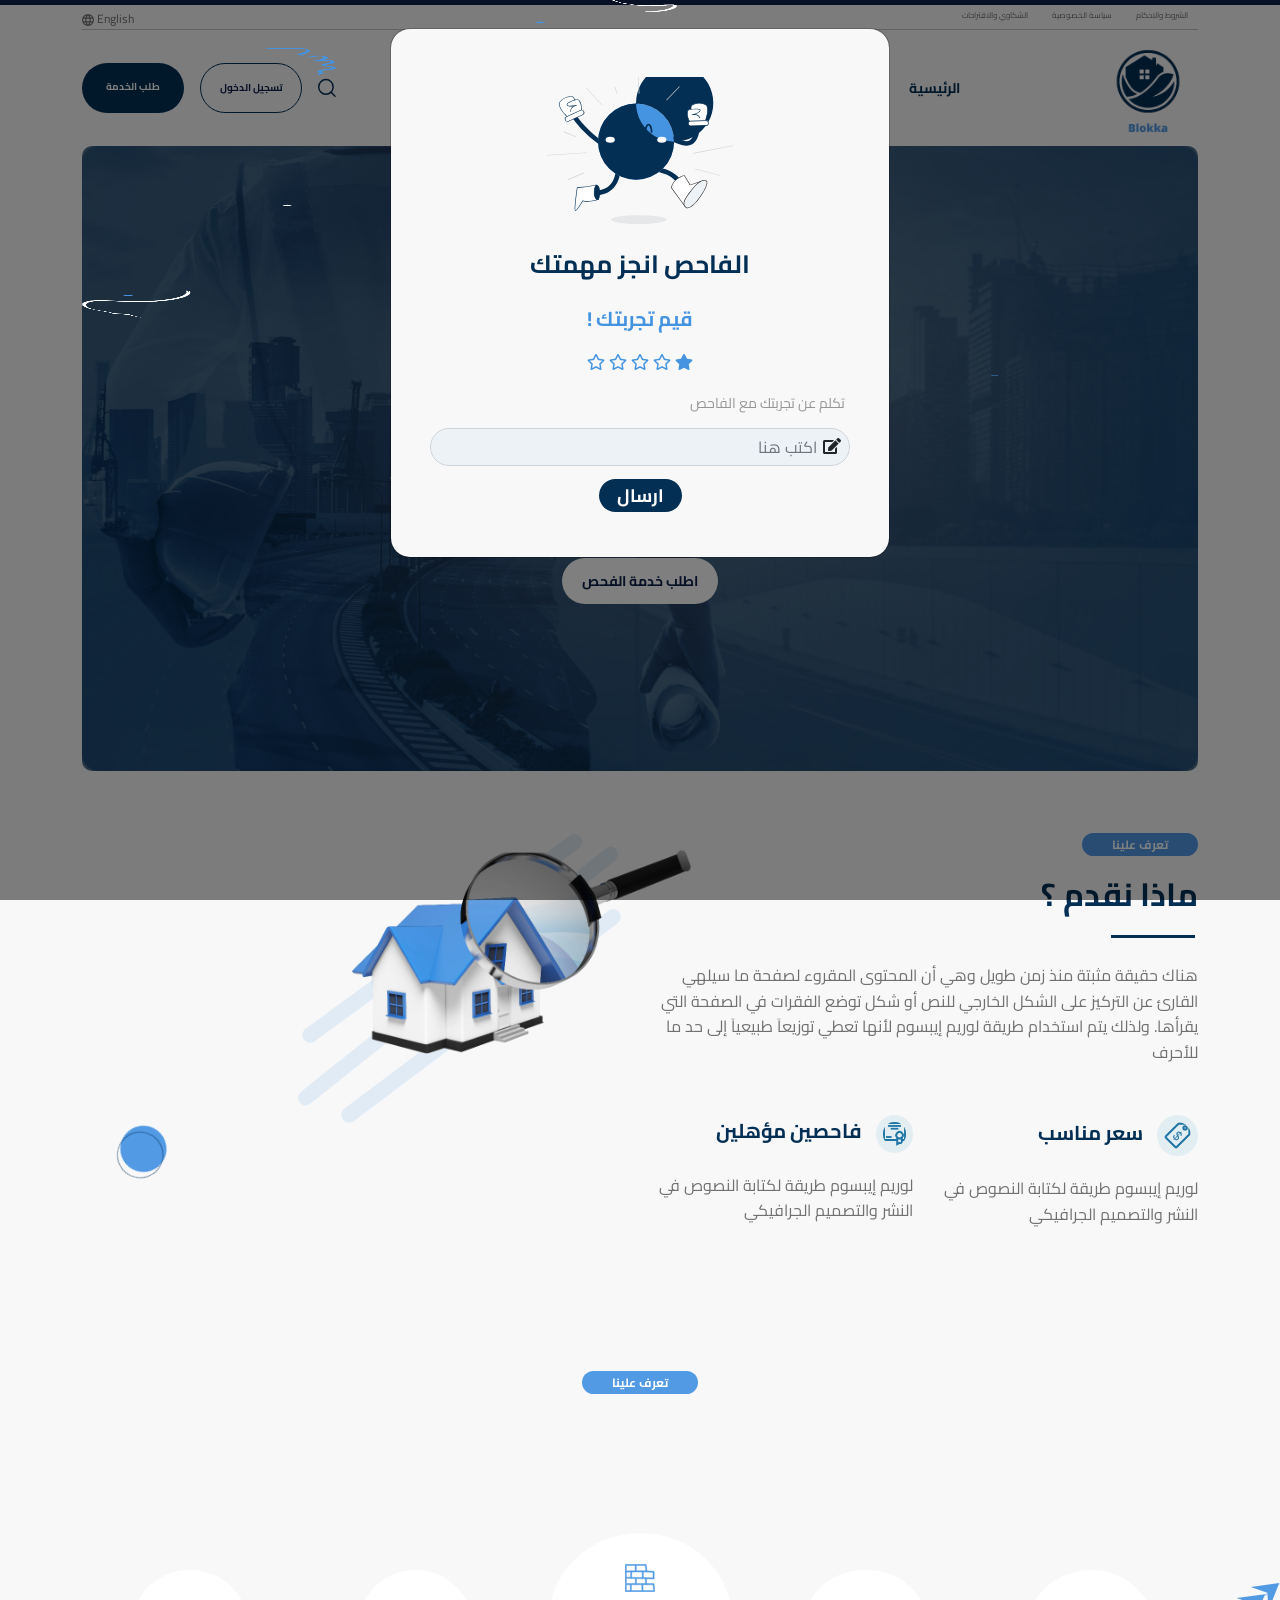
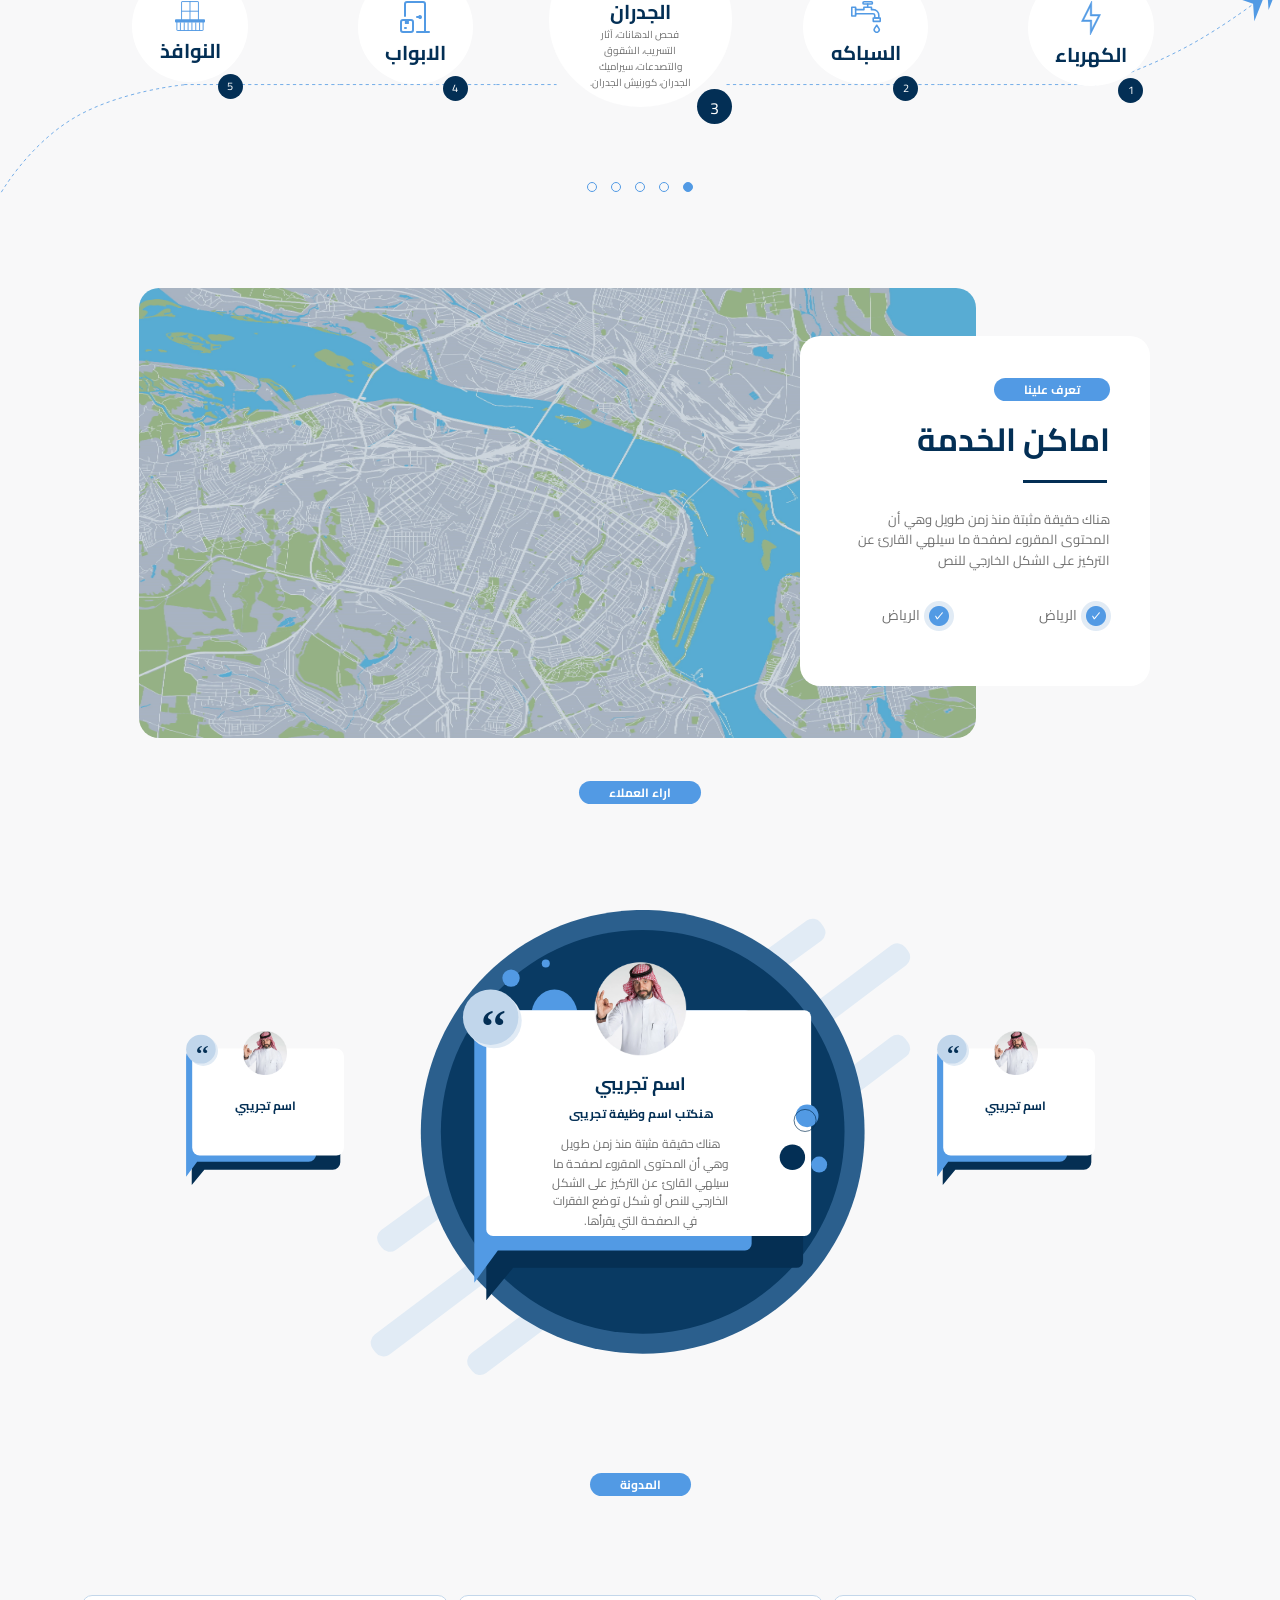
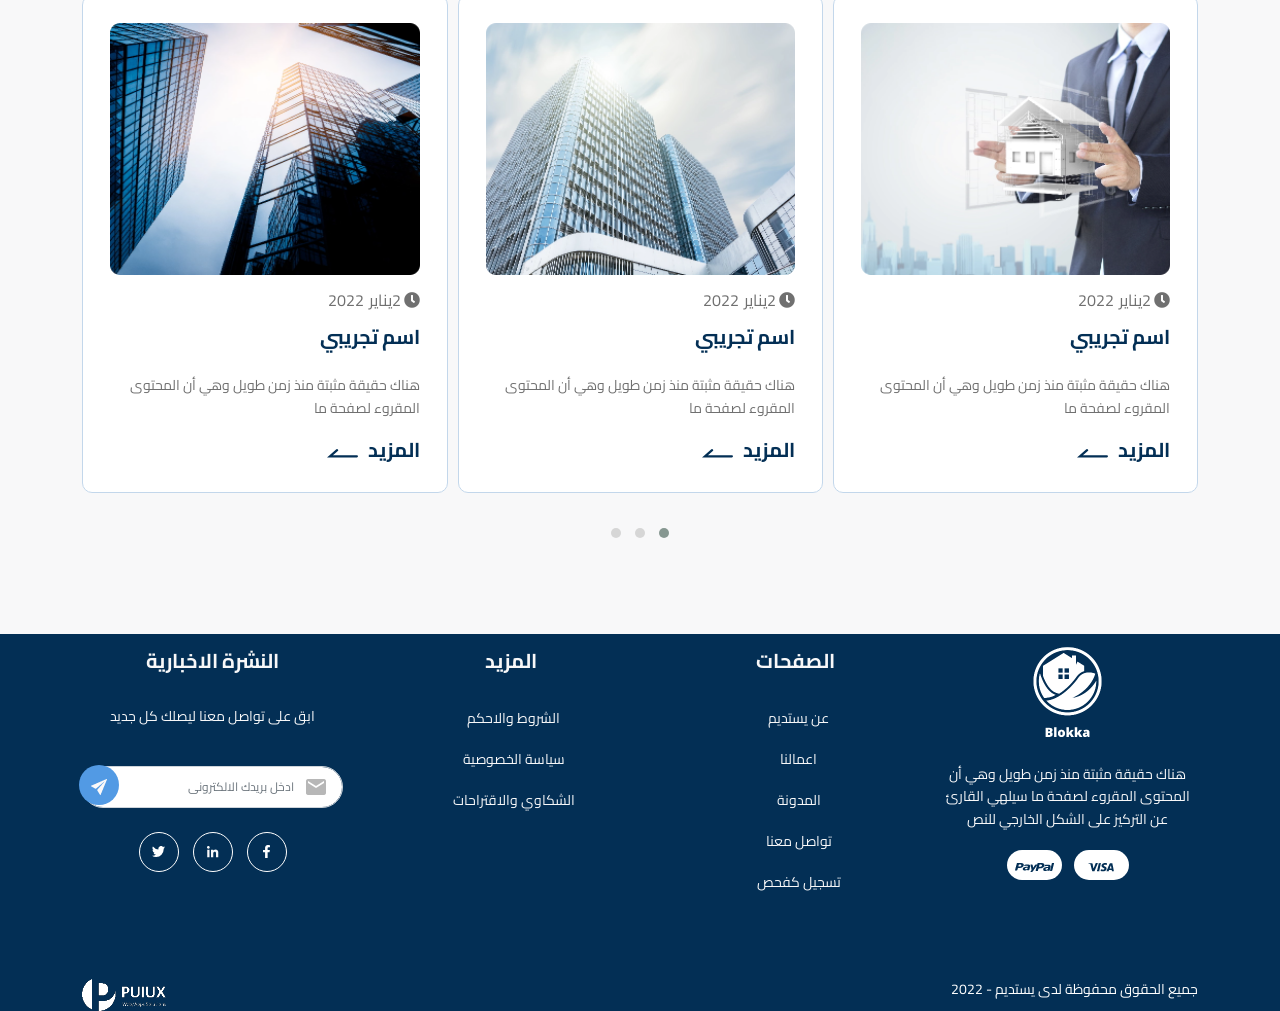
<file: indexcongrats.html>
<!DOCTYPE html>
<html>
<head>
    <title>YASTAEEM</title>
    <meta name="description" content=""/>
    <meta name="keywords" content=""/>
    <meta charset="utf-8"/>
    <meta name="author" content=""/>
    <meta name="viewport" content="width=device-width, initial-scale=1"/>

    <!-- css files -->
    <link rel="preconnect" href="https://fonts.googleapis.com">
    <link rel="preconnect" href="https://fonts.gstatic.com" crossorigin>
    <link href="https://fonts.googleapis.com/css2?family=Cairo&display=swap" rel="stylesheet">
    <link rel="stylesheet" href="https://use.fontawesome.com/releases/v5.8.1/css/all.css">
    <link rel="stylesheet" href="https://maxst.icons8.com/vue-static/landings/line-awesome/font-awesome-line-awesome/css/all.min.css">
    <link href="https://unpkg.com/aos@2.3.1/dist/aos.css" rel="stylesheet">
    <link rel="stylesheet" href="css/owl.carousel.min.css"/>
    <link rel="stylesheet" href="css/owl.theme.default.min.css"/>
    <link rel="stylesheet" href="css/bootstrap.min.css"/>
    <link rel="stylesheet" href="css/bootstrap.rtl.min.css"/>
    <link rel="stylesheet" href="css/style.css"/>
    <link rel="stylesheet" href="css/responsive.css"/>
    <style>
        #confetti{
            position: absolute;
            top: 0;
            bottom: 0;
            left: 0;
            right: 0;
            width: 100%;
            height: 100%;
            opacity: 0;
            z-index: 99999;
        }
    </style>
</head>
<body>
<!-- Modal -->
<div style="z-index: 9999999999999999999;" class="modal fade" id="staticBackdrop" data-bs-backdrop="static" data-bs-keyboard="false" tabindex="-1" aria-labelledby="staticBackdropLabel" aria-hidden="true">
    <div class="modal-dialog">
        <div style="border-radius: 20px; background-color: #F8F8F9;" class="modal-content">
            <div class="modal-body">
                       
                        <div style="text-align: center;padding: 2em 0; " class="modal-body">
                          <img style="width: 40%;" src="images/282_happy_face_flatline.svg"/>
                          <h2 style="font-size: 25px; font-weight: bold; color: #032F55; margin: 1em 0;">الفاحص انجز مهمتك</h2>
                          <div style="margin: 1em 0;">
                            <span style="color: #4594E1; font-weight: bold; font-size: 20px;">  قيم تجربتك !</span>
                          </div>
                          <div class="modalicons">
                            <i class="fas fa-star"></i>
                            <i class="far fa-star"></i>
                            <i class="far fa-star"></i>
                            <i class="far fa-star"></i>
                            <i class="far fa-star"></i>
                          </div>
                          <form>
                            <div style="text-align: right; margin: 1em 0; position: relative;" class="form-group">
                                <label style="color: #979595; font-size: 14px; margin-right: 2em; margin-bottom: 1em;">تكلم عن تجربتك مع الفاحص</label>
                                <input style="padding-right: 2em; position: relative; border-radius: 50px; width: 90%; margin: auto; background-color:#EDF2F6;" type="text" class="form-control" placeholder="اكتب هنا"/>
                                <i style="position: absolute; top: 3em; right: 2em;" class="fa fa-edit"></i>
                            </div>
                          <a style="font-size: 18px; font-weight: bold; color: #fff;
                          background: #032F55; border-radius: 50px; padding: 0 1em;" href="#">ارسال</a>
                          </form>
                        </div>
                        
            </div>
        </div>
    </div>
</div>
<canvas id="confetti"></canvas>
<!--end modal-->

<div class="load-bar">
    <div class="linear"></div>
</div>
<div id="myOverlay" class="overlay">
    <span class="closebtn" onclick="closeSearch()" title="Close Overlay">×</span>
    <div class="overlay-content">
        <form action="/action_page.php">
            <input type="text" placeholder="كلمة البحث ...." name="search">
            <button type="submit"><i class="fa fa-search"></i></button>
        </form>
    </div>
</div>
<!-- topheader -->
<div class="container">
    <div class="topheader">
        <div>
            <ul class="topheaderul">
                <li><a href="#">الشروط والاحكام</a></li>
                <li><a href="#">سياسة الخصوصية</a></li>
                <li><a href="#">الشكاوي والاقتراحات</a></li>
            </ul>
        </div>
        <div>
            <div class="dropdown langdrop">
                <button class="btn btn-secondary dropdown-toggle" type="button" data-bs-toggle="dropdown"
                        aria-expanded="false">
                    <span class="langspan">English</span>
                    <img class="langi" src="images/Icon material-language.svg"/>
                </button>
                <ul class="dropdown-menu langmenu">
                    <li><a class="dropdown-item" href="indexrtl.html">العربية</a></li>
                </ul>
            </div>
        </div>
    </div>
    <hr/>
</div>

<!-- navbar -->
<div class="homebackground">
    <nav class="navbar navbar-expand-lg">
        <div class="container">
            <a class="navbarbrand" href="#">
                <img class="logo" src="images/logo.png"/>
            </a>
            <button class="navbar-toggler" type="button" data-bs-toggle="collapse"
                    data-bs-target="#navbarSupportedContent" aria-controls="navbarSupportedContent"
                    aria-expanded="false" aria-label="Toggle navigation">
                <span class="navbar-toggler-icon">
                  <i class="fas fa-bars"></i>
                </span>
            </button>
            <div class="collapse navbar-collapse" id="navbarSupportedContent">
                <ul class="navbar-nav me-auto mb-2 mb-lg-0">

                    <li class="nav-item nav-item1 li1">
                        <a class="nav-link active" aria-current="page" href="#">الرئيسية</a>
                    </li>
                    <li class="nav-item dropdown">
                        <a class="nav-link dropdown-toggle balokkali" href="#" id="navbarDropdown" role="button"
                           data-bs-toggle="dropdown" aria-expanded="false">
                            عن يستديم
                            <i class="fa fa-angle-down balokkai"></i>
                        </a>
                        <ul class="dropdown-menu dropdown-menu1" aria-labelledby="navbarDropdown">
                            <li><a class="dropdown-item" href="#">
                                <div class="notif1">
                                    <div>
                                        <img class="eye" src="images/Group 1616.svg"/>
                                        <span class="eyespan"> رؤيتنا </span>
                                        <i  class=" eye2 fa fa-arrow-left"></i>
                                        <div class="clear"></div>
                                    </div>
                                    <h6 class="notificationh6">نسعى جاهدين الى تبسيط عملية العقارات</h6>
                                </div>
                            </a></li>
                            <li><a class="dropdown-item" href="#">
                                <div class="notif1">
                                    <div>
                                        <img class="eye"
                                             src="images/6646376_dart_essentials_goal_mission_success_icon (1).svg"/>
                                        <span class="eyespan"> رسالتنا </span>
                                        <i class="eye2 fa fa-arrow-left"></i>
                                        <div class="clear"></div>
                                    </div>
                                    <h6 class="notificationh6">نسعى جاهدين الى تبسيط عملية العقارات</h6>
                                </div>
                            </a></li>
                            <li><a class="dropdown-item" href="#">
                                <div class="notif3">
                                    <div>
                                        <img class="eye" src="images/6619592_goal_keyword_seo_target_icon.svg"/>
                                        <span class="eyespan"> اهدافنا </span>
                                        <i  class="eye2 fa fa-arrow-left"></i>
                                        <div class="clear"></div>
                                    </div>
                                    <h6 class="notificationh6">نسعى جاهدين الى تبسيط عملية العقارات</h6>
                                </div>
                            </a></li>
                            <!-- <li><a class="dropdown-item" href="#">Another action</a></li>
                            <li><hr class="dropdown-divider"></li>
                            <li><a class="dropdown-item" href="#">Something else here</a></li> -->
                        </ul>
                    </li>
                    <li class="nav-item nav-item1 li1">
                        <a class="nav-link  link3" aria-current="page" href="#">اعمالنا</a>
                    </li>
                    <li class="nav-item nav-item1 li1">
                        <a class="nav-link  link3" aria-current="page" href="#">المدونة</a>
                    </li>
                    <li class="nav-item nav-item1 li1">
                        <a class="nav-link  link4" aria-current="page" href="#"> تواصل معنا</a>
                    </li>
                    <li class="nav-item nav-item1 li1">
                        <a class="nav-link  link5" aria-current="page" href="#">تسجيل كفاحص</a>
                    </li>


                </ul>

                <div class="btns">
                    <img onclick="openSearch()" class="srchicon" src="images/searchicon.svg"/>
                    <a href="#" class="loginbtn">تسجيل الدخول</a>
                    <a href="#" class="servicebtn">طلب الخدمة</a>
                </div>

            </div>
        </div>
    </nav>


</div>
<!-- home -->
<div class="container container1">
    <div class="aftercontainer">
        <span class="socialspan">تابعنا على</span>
        <!-- <a href="#"> <img class="facebook" src="images/Icon awesome-facebook-f.svg"/> </a> -->
        <a href="#"><i class="facebook fab fa-facebook-f"></i></a>
        <!-- <a href="#"> <img class="linkedin" src="images/Icon awesome-linkedin-in.png"/> </a> -->
        <a href="#"><i class="linkedin fab fa-linkedin-in"></i></a>
        <!-- <a href="#"> <img class="instagram" src="images/Icon feather-instagram.svg"/> </a> -->
        <a href="#"><i class="instagram fab fa-instagram"></i></a>
        <!-- <a href="#"> <img class="whatsapp" src="images/843773_whatsapp_icon (1).svg" width="30px"/> </a> -->
        <a href="#"><i class="whatsapp fab fa-whatsapp"></i></a>
    </div>
    <div class="aftercontainer2">
        <span class="yasspan">yastaeem</span>
    </div>

    <div class="homecontent1">

        <div class="owl-carousel owl-theme ThemeCoderClass myowl myfowl">

            <div class="item1">

                <div class="homecontent">
                    <span class="homespan">حياكم الله</span>
                    <h1 class="homeh1">منصة بلوكة<br/> لفحص العقارات</h1>
                    <p class="homep">فريق عمل متكامل من المهندسين المتخصصين لتقييم
                        عقارك تقييمًا نزيهًا غير<br/> متحيزًا بناء على أسس علمية
                        للتقييم وباستخدام الطرق التكنولوجية</p>
                    <a href="#" class="homebtn">اطلب خدمة الفحص</a>


                </div>
                <img src="images/future-building-construction-engineering-project.png"/>
            </div>

            <div class="item1">
                <div class="homecontent">
                    <span class="homespan">حياكم الله</span>
                    <h1 class="homeh1">منصة بلوكة<br/> لفحص العقارات</h1>
                    <p class="homep">فريق عمل متكامل من المهندسين المتخصصين لتقييم
                        عقارك تقييمًا نزيهًا غير<br/> متحيزًا بناء على أسس علمية
                        للتقييم وباستخدام الطرق التكنولوجية</p>
                    <button class="homebtn"><a>اطلب خدمة الفحص</a></button>


                </div>
                <img src="images/future-building-construction-engineering-project.png"/>
            </div>
            <div class="item1">
                <div class="homecontent">
                    <span class="homespan">حياكم الله</span>
                    <h1 class="homeh1">منصة بلوكة<br/> لفحص العقارات</h1>
                    <p class="homep">فريق عمل متكامل من المهندسين المتخصصين لتقييم
                        عقارك تقييمًا نزيهًا غير<br/> متحيزًا بناء على أسس علمية
                        للتقييم وباستخدام الطرق التكنولوجية</p>
                    <button class="homebtn"><a>اطلب خدمة الفحص</a></button>


                </div>
                <img src="images/future-building-construction-engineering-project.png"/>
            </div>
            <div class="item1">
                <div class="homecontent">
                    <span class="homespan">حياكم الله</span>
                    <h1 class="homeh1">منصة بلوكة<br/> لفحص العقارات</h1>
                    <p class="homep">فريق عمل متكامل من المهندسين المتخصصين لتقييم
                        عقارك تقييمًا نزيهًا غير<br/> متحيزًا بناء على أسس علمية
                        للتقييم وباستخدام الطرق التكنولوجية</p>
                    <button class="homebtn"><a>اطلب خدمة الفحص</a></button>


                </div>
                <img src="images/future-building-construction-engineering-project.png"/>
            </div>
            <div class="item1">
                <div class="homecontent">
                    <span class="homespan">حياكم الله</span>
                    <h1 class="homeh1">منصة بلوكة<br/> لفحص العقارات</h1>
                    <p class="homep">فريق عمل متكامل من المهندسين المتخصصين لتقييم
                        عقارك تقييمًا نزيهًا غير<br/> متحيزًا بناء على أسس علمية
                        للتقييم وباستخدام الطرق التكنولوجية</p>
                    <button class="homebtn"><a>اطلب خدمة الفحص</a></button>


                </div>
                <img src="images/future-building-construction-engineering-project.png"/>
            </div>
        </div>
        <div class="balls">
            <a class="small_detail" data-bs-toggle="modal" data-bs-target="#exampleModal">
                <div class="big_div">
                    <div class="triangleup"></div>
                </div>

            </a>
        </div>
        <!-- Modal -->
        <div class="modal fade" id="exampleModal" tabindex="-1" aria-labelledby="exampleModalLabel" aria-hidden="true">
            <div class="modal-dialog modal-lg">
                <div  class="homeiframe modal-content">
                    <div class="modal-body">
                        <iframe class="myhomeiframe" 
                                src="https://www.youtube.com/embed/6QAELgirvjs?list=PLDoPjvoNmBAw_t_XWUFbBX-c9MafPk9ji"
                                title="Learn HTML In Arabic 2021 - #01 - Introduction and What I Need To Learn"
                                frameborder="0"
                                allow="accelerometer; autoplay; clipboard-write; encrypted-media; gyroscope; picture-in-picture"
                                allowfullscreen></iframe>
                    </div>
                </div>
            </div>
        </div>
        <div class="circle">
            <div>
                <div class="circle_border">
                </div>
                <a href="#about">
                    <img class="circlei" src="images/Group 452.svg" height="25%"/>
                </a>
            </div>
        </div>
    </div>

</div>

<!-- about -->
<div data-aos="fade-down" data-aos-easing="ease-out-cubic"
     data-aos-duration="1000" id="about" class="aboutsection">
    <div class="container">
        <div class="row">
            <div class="col-md-6">
                <div data-aos="fade-down" data-aos-easing="ease-out-cubic"
                     data-aos-duration="1000" class="aboutdiv">
                    <span class="homespan">تعرف علينا</span>
                    <h2 class="abouth22"> ماذا نقدم ؟</h2>
                    <p class="aboutp">هناك حقيقة مثبتة منذ زمن طويل وهي أن المحتوى المقروء
                        لصفحة ما سيلهي القارئ عن التركيز على الشكل
                        الخارجي للنص أو شكل توضع الفقرات في الصفحة
                        التي يقرأها. ولذلك يتم استخدام طريقة لوريم
                        إيبسوم لأنها تعطي توزيعاَ طبيعياَ إلى حد ما للأحرف</p>
                    <div class="row">
                        <div class="col-lg-6 col-12">
                            <div data-aos="fade-down" data-aos-easing="ease-out-cubic"
                                 data-aos-duration="1000">
                                <img class="abouticon1" src="images/172529_price_usd_tag_icon.svg"/>
                                <span class="abouts">سعر مناسب</span>
                            </div>
                            <p class="p2">لوريم إيبسوم طريقة لكتابة النصوص في النشر والتصميم الجرافيكي</p>
                        </div>
                        <div class="col-lg-6 col-12">
                            <div>
                                <img class="abouticon2" src="images/Layer_1_1_.svg"/>
                                <span class="abouts">فاحصين مؤهلين </span>
                            </div>
                            <p class="p2">لوريم إيبسوم طريقة لكتابة النصوص في النشر والتصميم الجرافيكي</p>
                        </div>

                    </div>

                </div>
            </div>


            <div class="col-md-6">
                <div data-aos="fade-down" data-aos-easing="ease-out-cubic"
                     data-aos-duration="1000" class="aboutimg">
                    <img class="shape1" src="images/Group 1563.svg"/>
                    <img data-aos="fade-down" data-aos-easing="ease-out-cubic"
                         data-aos-duration="1000" class="myabout" src="images/Group 457.png"/>
                    <div>
                        <img class="shape2" src="images/Group 1669.svg"/>
                        <img class="shape3" src="images/Group 1547.svg"/>
                    </div>
                    <div data-aos="fade-down" data-aos-easing="ease-out-cubic"
                         data-aos-duration="1000" class="wcircle">
                        <div class="car">
                            <div  class="borderr"></div>
                            <div  class="circlecontent">
                                <a href="#">
                                    <div class="srchdiv">
                                        <div class="srchimg">
                                            <img src="images/Icon feather-search.svg"/>
                                        </div>
                                    </div>
                                    <div>
                                        <span class="examine">افحص عقارك مع</span>
                                    </div>
                                    <div>
                                        <span class="yastdem">يستديم</span>
                                    </div>
                                </a>
                            </div>
                        </div>
                    </div>
                </div>
            </div>

        </div>
    </div>
</div>
<!-- examine items -->
<!-- <div class="wave">

</div> -->
<div class="main_elements">
    <div>
        <img class="shape4" src="images/Group 1670.svg"/>
    </div>
    <div class="borderdiv">
        <img class="borderimg"  src="images/borderr.svg"/>
        <!-- <img src="images/arrow.png"></div> -->
    </div>
    <div class="container">
        <div class="aboutsection1">
            <span class="homespan">تعرف علينا</span>
            <h2 class="abouth2">عناصر الفحص الاساسية</h2>
        </div>
        <div class="mycarosel">
            <div class="owl-carousel owl-theme ThemeCoderClass2 myowl2">

                <div class="item">
                    <div class="borderrr"></div>
                    <div class="circle22">
                        <div class="builddiv">
                            <img class="build1"
                                 src="images/3250107_building_construction_contructor_professional_project_icon.svg"/>
                        </div>
                        <div class="gdrandiv">
                            <span class="gdran">الجدران</span>
                            <p class="gdranp">فحص الدهانات، آثار التسريب،
                                الشقوق والتصدعات، سيراميك الجدران، كورنيش الجدران.</p>
                        </div>
                        <span class="mincircle">3</span>
                    </div>

                </div>
                <div class="item">
                    <div class="borderrr"></div>
                    <div class="circle22">
                        <div class="circlebuild">
                            <img class="build1"  src="images/2. Door Delivery.svg"/>
                        </div>
                        <div class="circlegdran">
                            <span class="gdran">الابواب</span>
                            <p class="gdranp">فحص الدهانات، آثار التسريب،
                                الشقوق والتصدعات، سيراميك الجدران، كورنيش الجدران.</p>
                        </div>
                        <span class="mincircle">4</span>
                    </div>

                </div>
                <div class="item">
                    <div class="borderrr"></div>
                    <div class="circle22">
                        <div class="gdrandiv">
                            <img class="build1" src="images/Group 502.svg"/>
                        </div>
                        <div class="gdrandiv">
                            <span class="gdran">النوافذ</span>
                            <p class="gdranp">فحص الدهانات، آثار التسريب،
                                الشقوق والتصدعات، سيراميك الجدران، كورنيش الجدران.</p>
                        </div>
                        <span class="mincircle">5</span>
                    </div>

                </div>
                <div class="item">
                    <div class="borderrr"></div>
                    <div class="circle22">
                        <div class="gdrandiv">
                            <img class="build1 build11" src="images/Layer_1_1_ (1).svg"/>
                        </div>
                        <div class="gdrandiv">
                            <span class="gdran">الكهرباء</span>
                            <p class="gdranp">فحص الدهانات، آثار التسريب،
                                الشقوق والتصدعات، سيراميك الجدران، كورنيش الجدران.</p>
                        </div>
                        <span class="mincircle">1</span>
                    </div>

                </div>
                <div class="item">
                    <div class="borderrr"></div>
                    <div class="circle22">
                        <div class="gdrandiv">
                            <img class="build1"
                                 src="images/2044987_faucet_mosque_muslim_wudhu_wudlu_icon.svg"/>
                        </div>
                        <div class="gdrandiv">
                            <span class="gdran">السباكه</span>
                            <p class="gdranp">فحص الدهانات، آثار التسريب،
                                الشقوق والتصدعات، سيراميك الجدران، كورنيش الجدران.</p>
                        </div>
                        <span class="mincircle">2</span>
                    </div>

                </div>
            </div>
        </div>
    </div>
</div>

<!-- map section -->

<div class="map_section">
    <div class="container">
        <div class="row">

            <div class="col-lg-12">
                <div class="mapshape1">
                    <div class="mapshape2">
                        <img class="mapshape" src="images/Group 1547.svg"/>
                    </div>
                </div>
                <div class="mapdiv">
                    <img class="mapimg" src="images/Group 1680.png"/>
                </div>
                <div style="position: relative; top: -51%;">
                <div class="mapside">
                    <span class="homespan">تعرف علينا</span>
                    <h2 class="abouth222">اماكن الخدمة</h2>
                    <p class="sidemapp">هناك حقيقة مثبتة منذ زمن طويل وهي أن المحتوى المقروء لصفحة ما
                        سيلهي القارئ عن التركيز على الشكل الخارجي للنص</p>
                    <div class="elryad">
                        <div class="elryaddiv" >
                            <img src="images/Group 1548.png"/>
                            <span class="elryadspan">الرياض</span>
                        </div>
                        <div>
                            <img src="images/Group 1548.png"/>
                            <span class="elryadspan">الرياض</span>
                        </div>
                    </div>
                </div>
                </div>
                <div style="position: relative;">
                <img class="mapicon" src="images/Group 1543.svg"/>
                <img class="mapicon2" src="images/Group 1543.svg"/>
                <img class="mapicon3" src="images/Group 1543.svg"/>
                <img class="mapicon4" src="images/Group 1543.svg"/>
                </div>
            </div>
        </div>
    </div>
</div>

<!-- clients section -->
<div>
    <div>
        <img class="shape41" src="images/Group 1670.svg"/>
    </div>
    <div class="container">
        <div class="aboutsection11">
            <span class="homespan"> اراء العملاء</span>
            <h2 class="abouth2"> اراء عملاء نعتز بهم</h2>
        </div>
        <div class="mycarosel">
            <div class="owl-carousel owl-theme ThemeCoderClass4 myowl4">
                <div class="item">
                    <div class="clientimgtop">
                        <!-- <img src="images/Group 1665.svg"/> -->
                        <div class="myclient22">
                            <img src="images/client.png"/>
                        </div>
                        <div class="clientcontent">
                            <h5>اسم تجريبي</h5>
                            <span>هنكتب اسم وظيفة تجريبى</span>
                            <p>هناك حقيقة مثبتة منذ زمن طويل وهي أن المحتوى
                                المقروء لصفحة ما سيلهي القارئ عن التركيز على الشكل
                                الخارجي للنص أو شكل توضع الفقرات في الصفحة التي يقرأها.</p>
                        </div>
                    </div>
                </div>
                <div class="item">
                    <div class="clientimgtop">
                        <!-- <img src="images/Group 1665.svg"/> -->
                        <div class="myclient22">
                            <img src="images/client.png"/>
                        </div>
                        <div class="clientcontent">
                            <h5>اسم تجريبي</h5>
                            <span>هنكتب اسم وظيفة تجريبى</span>
                            <p>هناك حقيقة مثبتة منذ زمن طويل وهي أن المحتوى
                                المقروء لصفحة ما سيلهي القارئ عن التركيز على الشكل
                                الخارجي للنص أو شكل توضع الفقرات في الصفحة التي يقرأها.</p>
                        </div>
                    </div>
                </div>
                <div class="item">
                    <div class="clientimgtop">
                        <!-- <img src="images/Group 1665.svg"/> -->
                        <div class="myclient22">
                            <img src="images/client.png"/>
                        </div>
                        <div class="clientcontent">
                            <h5>اسم تجريبي</h5>
                            <span>هنكتب اسم وظيفة تجريبى</span>
                            <p>هناك حقيقة مثبتة منذ زمن طويل وهي أن المحتوى
                                المقروء لصفحة ما سيلهي القارئ عن التركيز على الشكل
                                الخارجي للنص أو شكل توضع الفقرات في الصفحة التي يقرأها.</p>
                        </div>
                    </div>
                </div>
            </div>
        </div>
    </div>
    <div class="bodyimgdiv">
        <img class="bodyimg" src="images/Group 1667.svg"/>
    </div>
</div>


<!-- blog -->
<div>
    <div class="container">
        <div class="aboutsection11">
            <span class="homespan">  المدونة</span>
            <h2 class="abouth2"> المدونة</h2>
        </div>
        <div class="mycarosel">
            <div class="owl-carousel owl-theme ThemeCoderClass5 myowl5">
                <div class="item">
                    <div class="blogitem2">
                        <div>
                            <img class="blogimg" src="images/giant-building-with-sun.png"/>
                        </div>
                        <div class="blogcontent">
                            <div class="datediv">
                                <i class="fa fa-clock clocki"></i>
                                <span class="clockdate">2يناير</span>
                                <span class="clockyear">2022</span>
                            </div>
                            <h5 class="myh5">اسم تجريبي</h5>
                            <p class="blogp">هناك حقيقة مثبتة منذ زمن طويل وهي أن المحتوى المقروء لصفحة ما</p>
                            <a href="#" class="morebtn1">
                                <div class="morebtndiv">
                                    <span class="morebtn">المزيد</span>
                                    <img class="moreimg" src="images/Path 8317.svg"/>
                                </div>
                            </a>
                        </div>

                    </div>
                </div>
                <div class="item">
                    <div class="blogitem">
                        <div>
                            <img src="images/low-angle-view-skyscrapers.png"/>
                        </div>
                        <div class="blogcontent">
                            <div class="datediv">
                                <i class="fa fa-clock clocki"></i>
                                <span class="clockdate">2يناير</span>
                                <span class="clockyear">2022</span>
                            </div>
                            <h5 class="myh5">اسم تجريبي</h5>
                            <p class="blogp">هناك حقيقة مثبتة منذ زمن طويل وهي أن المحتوى المقروء لصفحة ما</p>
                            <a href="#" class="morebtn1">
                                <div class="morebtndiv">
                                    <span class="morebtn">المزيد</span>
                                    <img class="moreimg" src="images/Path 8317.svg"/>
                                </div>
                            </a>
                        </div>
                    </div>
                </div>
                <div class="item">
                    <div class="blogitem">
                        <div>
                            <img src="images/bussiness.png"/>
                        </div>
                        <div class="blogcontent">
                            <div class="datediv">
                                <i class="fa fa-clock clocki"></i>
                                <span class="clockdate">2يناير</span>
                                <span class="clockyear">2022</span>
                            </div>
                            <h5 class="myh5">اسم تجريبي</h5>
                            <p class="blogp">هناك حقيقة مثبتة منذ زمن طويل وهي أن المحتوى المقروء لصفحة ما</p>
                            <a href="#" class="morebtn1">
                                <div class="morebtndiv">
                                    <span class="morebtn">المزيد</span>
                                    <img class="moreimg" src="images/Path 8317.svg"/>
                                </div>
                            </a>
                        </div>
                    </div>
                </div>
            </div>
            <div class="shapeblog">
                <img class="shapeblogimg" src="images/Group 1547.svg"/>
            </div>
        </div>
    </div>
    <div>
        <img class="shape44" src="images/Group 1670.svg"/>
    </div>
</div>


<!-- footer -->
<foote>
    <div class="myfooter">
        <div class="container">
            <div class="row">
                <div class="col-6 col-sm-6 col-xs-6 col-md-3 ">
                    <div>
                        <img class="footerlogo" src="images/Blokka (3).png"/>
                    </div>
                    <div>
                        <p class="footerp">
                            هناك حقيقة مثبتة منذ زمن
                            طويل وهي أن المحتوى المقروء لصفحة ما سيلهي
                            القارئ عن التركيز على الشكل الخارجي للنص
                        </p>
                    </div>
                    <div>
                        <button class="visa"><a><img src="images/visa.png"/></a></button>
                        <button class="paypal"><a><img src="images/paypal.png"/></a></button>
                    </div>
                </div>
                <div class="col-6 col-sm-6 col-xs-6 col-md-3">
                    <div class="pages">
                        <h5 class="footerh5">الصفحات</h5>
                        <ul class="p1">
                            <li><a href="#"> عن يستديم</a></li>
                            <li><a href="#">اعمالنا </a></li>
                            <li><a href="#"> المدونة</a></li>
                            <li><a href="#"> تواصل معنا</a></li>
                            <li><a href="#"> تسجيل كفحص</a></li>
                        </ul>
                    </div>
                    <!-- <div>
                      <h5 class="footerh5">الصفحات</h5>
                     <a><span class="p1">عن يستديم</span></a>
                      <br/>
                     <a><span class="p2">اعمالنا</span></a>
                      <br/>
                      <a><span class="p3">المدونة</span></a>
                      <br/>
                      <a><span class="p4">تواصل معنا</span></a>
                      <br/>
                      <a><span class="p5">تسجيل كفاحص</span></a>
                    </div> -->
                </div>
                <div class="col-6 col-sm-6 col-xs-6 col-md-3">
                    <div>
                        <h5 class="footerh5 footerh555">المزيد</h5>
                        <ul class="p1">
                            <li><a href="#">الشروط والاحكم</a></li>
                            <li><a href="#">سياسة الخصوصية</a></li>
                            <li><a href="#">الشكاوي والاقتراحات</a></li>
                        </ul>
                    </div>
                </div>
                <div class="col-6 col-sm-6 col-xs-6 col-md-3">
                    <h5 class="footerh55 footerh5555">النشرة الاخبارية</h5>
                    <p class="p11">ابق على تواصل معنا ليصلك كل جديد</p>
                    <div class="inputdiv">
                        <form>
                            <input type="text" class="form-control myinput" placeholder="ادخل بريدك الالكترونى"/>
                            <img class="material" src="images/Icon material-email.png"/>
                            <button class="inputicon">
                                <img class="inputicon2" src="images/Icon ionic-ios-send.png"/>
                            </button>
                        </form>
                        <!-- <i class="fa fa-location-arrow inputicon"></i> -->
                    </div>
                    <div class="footersocial">
                        <a href="#" class="face"> <img class="faceimg" src="images/Icon awesome-facebook-f (1).svg"/>
                        </a>
                        <a href="#" class="face face2"> <img src="images/Icon awesome-linkedin-in.png"/> </a>
                        <a href="#" class="face"> <img src="images/Icon ionic-logo-twitter.svg"/> </a>
                    </div>
                </div>
            </div>
            <div class="lastfooter">
                <span class="lastfooterp">جميع الحقوق محفوظة لدى يستديم - 2022</span>
                <img src="images/PUIUX_LOGO.png"/>
            </div>
        </div>
        <div>
            <img class="shape444" src="images/Group 1669.svg"/>
        </div>
        <div>
            <img class="shape33" src="images/Group 1547.svg"/>
        </div>
    </div>
</foote>
<!-- js files -->
<script src="https://code.jquery.com/jquery-3.6.0.min.js"
        integrity="sha256-/xUj+3OJU5yExlq6GSYGSHk7tPXikynS7ogEvDej/m4=" crossorigin="anonymous"></script>
<script src="js/owl.carousel.min.js"></script>
<script src="https://unpkg.com/aos@2.3.1/dist/aos.js"></script>
<script src="https://cdnjs.cloudflare.com/ajax/libs/popper.js/2.9.2/umd/popper.min.js"></script>
<script src="js/bootstrap.min.js"></script>
<script src="js/main.js"></script>
<script>
    AOS.init();
</script>

<script>
    $(document).ready(function () {
        $("#exampleModal").on('hidden.bs.modal', function (e) {
            $("#exampleModal iframe").attr("src", $("#exampleModal iframe").attr("src"));
            var $v = $(e.delegateTarget).find('video');
            $v[0].pause();
        });
// variables 
        var toTop = $('.to-top');
// logic
        toTop.on('click', function () {
            $('html, body').animate({
                scrollTop: $('html, body').offset().top,
            });
        });

    });

    // Get this script ready when the page loads
    $(document).ready(function () {
//   Create a function
        $(".scrollDown").click(function (event) {
//       Select the body of the page and scroll down by 650 pixels worth
            $("html, body").animate({scrollTop: $('.backimg').offset().top}, 1000);
        });
    });
</script>
<script>
    $('.overlay-content form').hide();

    function openSearch() {
        $('#myOverlay').fadeIn(2000);
        $('.overlay-content form').fadeIn(1000).addClass('active');
        $('.overlay-content form').removeClass('unactive');
        //   $('.overlay-content form').delay(2000).slideDown(2000);
    }

    function closeSearch() {
        $('#myOverlay').fadeOut(2000);
        $('.overlay-content form').removeClass('active');
        $('.overlay-content form').fadeIn(1000).addClass('unactive');
    }
</script>

<script>


    $(window).on('load', function() {
        $('#confetti').css('opacity','1');
        $("#staticBackdrop").modal('show');
    });
        
        
    </script>
    <script>
        var retina = window.devicePixelRatio,
    
            // Math shorthands
            PI = Math.PI,
            sqrt = Math.sqrt,
            round = Math.round,
            random = Math.random,
            cos = Math.cos,
            sin = Math.sin,
    
            // Local WindowAnimationTiming interface
            rAF = window.requestAnimationFrame,
            cAF = window.cancelAnimationFrame || window.cancelRequestAnimationFrame,
            _now = Date.now || function () {return new Date().getTime();};
    
        // Local WindowAnimationTiming interface polyfill
        (function (w) {
            /**
             * Fallback implementation.
             */
            var prev = _now();
            function fallback(fn) {
                var curr = _now();
                var ms = Math.max(0, 16 - (curr - prev));
                var req = setTimeout(fn, ms);
                prev = curr;
                return req;
            }
            /**
             * Cancel.
             */
            var cancel = w.cancelAnimationFrame
                || w.webkitCancelAnimationFrame
                || w.clearTimeout;
    
            rAF = w.requestAnimationFrame
                || w.webkitRequestAnimationFrame
                || fallback;
    
            cAF = function(id){
                cancel.call(w, id);
            };
        }(window));
    
        document.addEventListener("DOMContentLoaded", function() {
            var speed = 30,
                duration = (5.0 / speed),
                confettiRibbonCount = 11,
                ribbonPaperCount = 30,
                ribbonPaperDist = 8.0,
                ribbonPaperThick = 4.0,
                confettiPaperCount = 10,
                DEG_TO_RAD = PI / 180,
                RAD_TO_DEG = 180 / PI,
                colors = [
                    ["#fff"],
                    ["#4594E1"],
                    ["#fff"],
                    ["#4594E1"],
                ];
    
            function Vector2(_x, _y) {
                this.x = _x, this.y = _y;
                this.Length = function() {
                    return sqrt(this.SqrLength());
                }
                this.SqrLength = function() {
                    return this.x * this.x + this.y * this.y;
                }
                this.Add = function(_vec) {
                    this.x += _vec.x;
                    this.y += _vec.y;
                }
                this.Sub = function(_vec) {
                    this.x -= _vec.x;
                    this.y -= _vec.y;
                }
                this.Div = function(_f) {
                    this.x /= _f;
                    this.y /= _f;
                }
                this.Mul = function(_f) {
                    this.x *= _f;
                    this.y *= _f;
                }
                this.Normalize = function() {
                    var sqrLen = this.SqrLength();
                    if (sqrLen != 0) {
                        var factor = 1.0 / sqrt(sqrLen);
                        this.x *= factor;
                        this.y *= factor;
                    }
                }
                this.Normalized = function() {
                    var sqrLen = this.SqrLength();
                    if (sqrLen != 0) {
                        var factor = 1.0 / sqrt(sqrLen);
                        return new Vector2(this.x * factor, this.y * factor);
                    }
                    return new Vector2(0, 0);
                }
            }
            Vector2.Lerp = function(_vec0, _vec1, _t) {
                return new Vector2((_vec1.x - _vec0.x) * _t + _vec0.x, (_vec1.y - _vec0.y) * _t + _vec0.y);
            }
            Vector2.Distance = function(_vec0, _vec1) {
                return sqrt(Vector2.SqrDistance(_vec0, _vec1));
            }
            Vector2.SqrDistance = function(_vec0, _vec1) {
                var x = _vec0.x - _vec1.x;
                var y = _vec0.y - _vec1.y;
                return (x * x + y * y + z * z);
            }
            Vector2.Scale = function(_vec0, _vec1) {
                return new Vector2(_vec0.x * _vec1.x, _vec0.y * _vec1.y);
            }
            Vector2.Min = function(_vec0, _vec1) {
                return new Vector2(Math.min(_vec0.x, _vec1.x), Math.min(_vec0.y, _vec1.y));
            }
            Vector2.Max = function(_vec0, _vec1) {
                return new Vector2(Math.max(_vec0.x, _vec1.x), Math.max(_vec0.y, _vec1.y));
            }
            Vector2.ClampMagnitude = function(_vec0, _len) {
                var vecNorm = _vec0.Normalized;
                return new Vector2(vecNorm.x * _len, vecNorm.y * _len);
            }
            Vector2.Sub = function(_vec0, _vec1) {
                return new Vector2(_vec0.x - _vec1.x, _vec0.y - _vec1.y, _vec0.z - _vec1.z);
            }
    
            function EulerMass(_x, _y, _mass, _drag) {
                this.position = new Vector2(_x, _y);
                this.mass = _mass;
                this.drag = _drag;
                this.force = new Vector2(0, 0);
                this.velocity = new Vector2(0, 0);
                this.AddForce = function(_f) {
                    this.force.Add(_f);
                }
                this.Integrate = function(_dt) {
                    var acc = this.CurrentForce(this.position);
                    acc.Div(this.mass);
                    var posDelta = new Vector2(this.velocity.x, this.velocity.y);
                    posDelta.Mul(_dt);
                    this.position.Add(posDelta);
                    acc.Mul(_dt);
                    this.velocity.Add(acc);
                    this.force = new Vector2(0, 0);
                }
                this.CurrentForce = function(_pos, _vel) {
                    var totalForce = new Vector2(this.force.x, this.force.y);
                    var speed = this.velocity.Length();
                    var dragVel = new Vector2(this.velocity.x, this.velocity.y);
                    dragVel.Mul(this.drag * this.mass * speed);
                    totalForce.Sub(dragVel);
                    return totalForce;
                }
            }
    
            function ConfettiPaper(_x, _y) {
                this.pos = new Vector2(_x, _y);
                this.rotationSpeed = (random() * 600 + 800);
                this.angle = DEG_TO_RAD * random() * 360;
                this.rotation = DEG_TO_RAD * random() * 360;
                this.cosA = 1.0;
                this.size = 5.0;
                this.oscillationSpeed = (random() * 1.5 + 0.5);
                this.xSpeed = 40.0;
                this.ySpeed = (random() * 60 + 50.0);
                this.corners = new Array();
                this.time = random();
                var ci = round(random() * (colors.length - 1));
                this.frontColor = colors[ci][0];
                this.backColor = colors[ci][0];
                for (var i = 0; i < 4; i++) {
                    var dx = cos(this.angle + DEG_TO_RAD * (i * 90 + 45));
                    var dy = sin(this.angle + DEG_TO_RAD * (i * 90 + 45));
                    this.corners[i] = new Vector2(dx, dy);
                }
                this.Update = function(_dt) {
                    this.time += _dt;
                    this.rotation += this.rotationSpeed * _dt;
                    this.cosA = cos(DEG_TO_RAD * this.rotation);
                    this.pos.x += cos(this.time * this.oscillationSpeed) * this.xSpeed * _dt
                    this.pos.y += this.ySpeed * _dt;
                    if (this.pos.y > ConfettiPaper.bounds.y) {
                        this.pos.x = random() * ConfettiPaper.bounds.x;
                        this.pos.y = 0;
                    }
                }
                this.Draw = function(_g) {
                    if (this.cosA > 0) {
                        _g.fillStyle = this.frontColor;
                    } else {
                        _g.fillStyle = this.backColor;
                    }
                    _g.beginPath();
                    _g.moveTo((this.pos.x + this.corners[0].x * this.size) * retina, (this.pos.y + this.corners[0].y * this.size * this.cosA) * retina);
                    for (var i = 1; i < 4; i++) {
                        _g.lineTo((this.pos.x + this.corners[i].x * this.size) * retina, (this.pos.y + this.corners[i].y * this.size * this.cosA) * retina);
                    }
                    _g.closePath();
                    _g.fill();
                }
            }
            ConfettiPaper.bounds = new Vector2(0, 0);
    
            function ConfettiRibbon(_x, _y, _count, _dist, _thickness, _angle, _mass, _drag) {
                this.particleDist = _dist;
                this.particleCount = _count;
                this.particleMass = _mass;
                this.particleDrag = _drag;
                this.particles = new Array();
                var ci = round(random() * (colors.length - 1));
                this.frontColor = colors[ci][0];
                this.backColor = colors[ci][0];
                this.xOff = (cos(DEG_TO_RAD * _angle) * _thickness);
                this.yOff = (sin(DEG_TO_RAD * _angle) * _thickness);
                this.position = new Vector2(_x, _y);
                this.prevPosition = new Vector2(_x, _y);
                this.velocityInherit = (random() * 2 + 4);
                this.time = random() * 100;
                this.oscillationSpeed = (random() * 2 + 2);
                this.oscillationDistance = (random() * 40 + 40);
                this.ySpeed = (random() * 40 + 80);
                for (var i = 0; i < this.particleCount; i++) {
                    this.particles[i] = new EulerMass(_x, _y - i * this.particleDist, this.particleMass, this.particleDrag);
                }
                this.Update = function(_dt) {
                    var i = 0;
                    this.time += _dt * this.oscillationSpeed;
                    this.position.y += this.ySpeed * _dt;
                    this.position.x += cos(this.time) * this.oscillationDistance * _dt;
                    this.particles[0].position = this.position;
                    var dX = this.prevPosition.x - this.position.x;
                    var dY = this.prevPosition.y - this.position.y;
                    var delta = sqrt(dX * dX + dY * dY);
                    this.prevPosition = new Vector2(this.position.x, this.position.y);
                    for (i = 1; i < this.particleCount; i++) {
                        var dirP = Vector2.Sub(this.particles[i - 1].position, this.particles[i].position);
                        dirP.Normalize();
                        dirP.Mul((delta / _dt) * this.velocityInherit);
                        this.particles[i].AddForce(dirP);
                    }
                    for (i = 1; i < this.particleCount; i++) {
                        this.particles[i].Integrate(_dt);
                    }
                    for (i = 1; i < this.particleCount; i++) {
                        var rp2 = new Vector2(this.particles[i].position.x, this.particles[i].position.y);
                        rp2.Sub(this.particles[i - 1].position);
                        rp2.Normalize();
                        rp2.Mul(this.particleDist);
                        rp2.Add(this.particles[i - 1].position);
                        this.particles[i].position = rp2;
                    }
                    if (this.position.y > ConfettiRibbon.bounds.y + this.particleDist * this.particleCount) {
                        this.Reset();
                    }
                }
                this.Reset = function() {
                    this.position.y = -random() * ConfettiRibbon.bounds.y;
                    this.position.x = random() * ConfettiRibbon.bounds.x;
                    this.prevPosition = new Vector2(this.position.x, this.position.y);
                    this.velocityInherit = random() * 2 + 4;
                    this.time = random() * 100;
                    this.oscillationSpeed = random() * 2.0 + 1.5;
                    this.oscillationDistance = (random() * 40 + 40);
                    this.ySpeed = random() * 40 + 80;
                    var ci = round(random() * (colors.length - 1));
                    this.frontColor = colors[ci][0];
                    this.backColor = colors[ci][0];
                    this.particles = new Array();
                    for (var i = 0; i < this.particleCount; i++) {
                        this.particles[i] = new EulerMass(this.position.x, this.position.y - i * this.particleDist, this.particleMass, this.particleDrag);
                    }
                };
                this.Draw = function(_g) {
                    for (var i = 0; i < this.particleCount - 1; i++) {
                        var p0 = new Vector2(this.particles[i].position.x + this.xOff, this.particles[i].position.y + this.yOff);
                        var p1 = new Vector2(this.particles[i + 1].position.x + this.xOff, this.particles[i + 1].position.y + this.yOff);
                        if (this.Side(this.particles[i].position.x, this.particles[i].position.y, this.particles[i + 1].position.x, this.particles[i + 1].position.y, p1.x, p1.y) < 0) {
                            _g.fillStyle = this.frontColor;
                            _g.strokeStyle = this.frontColor;
                        } else {
                            _g.fillStyle = this.backColor;
                            _g.strokeStyle = this.backColor;
                        }
                        if (i == 0) {
                            _g.beginPath();
                            _g.moveTo(this.particles[i].position.x * retina, this.particles[i].position.y * retina);
                            _g.lineTo(this.particles[i + 1].position.x * retina, this.particles[i + 1].position.y * retina);
                            _g.lineTo(((this.particles[i + 1].position.x + p1.x) * 0.5) * retina, ((this.particles[i + 1].position.y + p1.y) * 0.5) * retina);
                            _g.closePath();
                            _g.stroke();
                            _g.fill();
                            _g.beginPath();
                            _g.moveTo(p1.x * retina, p1.y * retina);
                            _g.lineTo(p0.x * retina, p0.y * retina);
                            _g.lineTo(((this.particles[i + 1].position.x + p1.x) * 0.5) * retina, ((this.particles[i + 1].position.y + p1.y) * 0.5) * retina);
                            _g.closePath();
                            _g.stroke();
                            _g.fill();
                        } else if (i == this.particleCount - 2) {
                            _g.beginPath();
                            _g.moveTo(this.particles[i].position.x * retina, this.particles[i].position.y * retina);
                            _g.lineTo(this.particles[i + 1].position.x * retina, this.particles[i + 1].position.y * retina);
                            _g.lineTo(((this.particles[i].position.x + p0.x) * 0.5) * retina, ((this.particles[i].position.y + p0.y) * 0.5) * retina);
                            _g.closePath();
                            _g.stroke();
                            _g.fill();
                            _g.beginPath();
                            _g.moveTo(p1.x * retina, p1.y * retina);
                            _g.lineTo(p0.x * retina, p0.y * retina);
                            _g.lineTo(((this.particles[i].position.x + p0.x) * 0.5) * retina, ((this.particles[i].position.y + p0.y) * 0.5) * retina);
                            _g.closePath();
                            _g.stroke();
                            _g.fill();
                        } else {
                            _g.beginPath();
                            _g.moveTo(this.particles[i].position.x * retina, this.particles[i].position.y * retina);
                            _g.lineTo(this.particles[i + 1].position.x * retina, this.particles[i + 1].position.y * retina);
                            _g.lineTo(p1.x * retina, p1.y * retina);
                            _g.lineTo(p0.x * retina, p0.y * retina);
                            _g.closePath();
                            _g.stroke();
                            _g.fill();
                        }
                    }
                }
                this.Side = function(x1, y1, x2, y2, x3, y3) {
                    return ((x1 - x2) * (y3 - y2) - (y1 - y2) * (x3 - x2));
                }
            }
            ConfettiRibbon.bounds = new Vector2(0, 0);
            confetti = {};
            confetti.Context = function(id) {
                var i = 0;
                var canvas = document.getElementById(id);
                var canvasParent = canvas.parentNode;
                var canvasWidth = canvasParent.offsetWidth;
                var canvasHeight = canvasParent.offsetHeight;
                canvas.width = canvasWidth * retina;
                canvas.height = canvasHeight * retina;
                var context = canvas.getContext('2d');
                var interval = null;
                var confettiRibbons = new Array();
                ConfettiRibbon.bounds = new Vector2(canvasWidth, canvasHeight);
                for (i = 0; i < confettiRibbonCount; i++) {
                    confettiRibbons[i] = new ConfettiRibbon(random() * canvasWidth, -random() * canvasHeight * 2, ribbonPaperCount, ribbonPaperDist, ribbonPaperThick, 45, 1, 0.05);
                }
                var confettiPapers = new Array();
                ConfettiPaper.bounds = new Vector2(canvasWidth, canvasHeight);
                for (i = 0; i < confettiPaperCount; i++) {
                    confettiPapers[i] = new ConfettiPaper(random() * canvasWidth, random() * canvasHeight);
                }
                this.resize = function() {
                    canvasWidth = canvasParent.offsetWidth;
                    canvasHeight = canvasParent.offsetHeight;
                    canvas.width = canvasWidth * retina;
                    canvas.height = canvasHeight * retina;
                    ConfettiPaper.bounds = new Vector2(canvasWidth, canvasHeight);
                    ConfettiRibbon.bounds = new Vector2(canvasWidth, canvasHeight);
                }
                this.start = function() {
                    this.stop()
                    var context = this;
                    this.update();
                }
                this.stop = function() {
                    cAF(this.interval);
                }
                this.update = function() {
                    var i = 0;
                    context.clearRect(0, 0, canvas.width, canvas.height);
                    for (i = 0; i < confettiPaperCount; i++) {
                        confettiPapers[i].Update(duration);
                        confettiPapers[i].Draw(context);
                    }
                    for (i = 0; i < confettiRibbonCount; i++) {
                        confettiRibbons[i].Update(duration);
                        confettiRibbons[i].Draw(context);
                    }
                    this.interval = rAF(function() {
                        confetti.update();
                    });
                }
            };
            var confetti = new confetti.Context('confetti');
            confetti.start();
            window.addEventListener('resize', function(event){
                confetti.resize();
            });
        });
    </script>

</body>
</html>
</file>
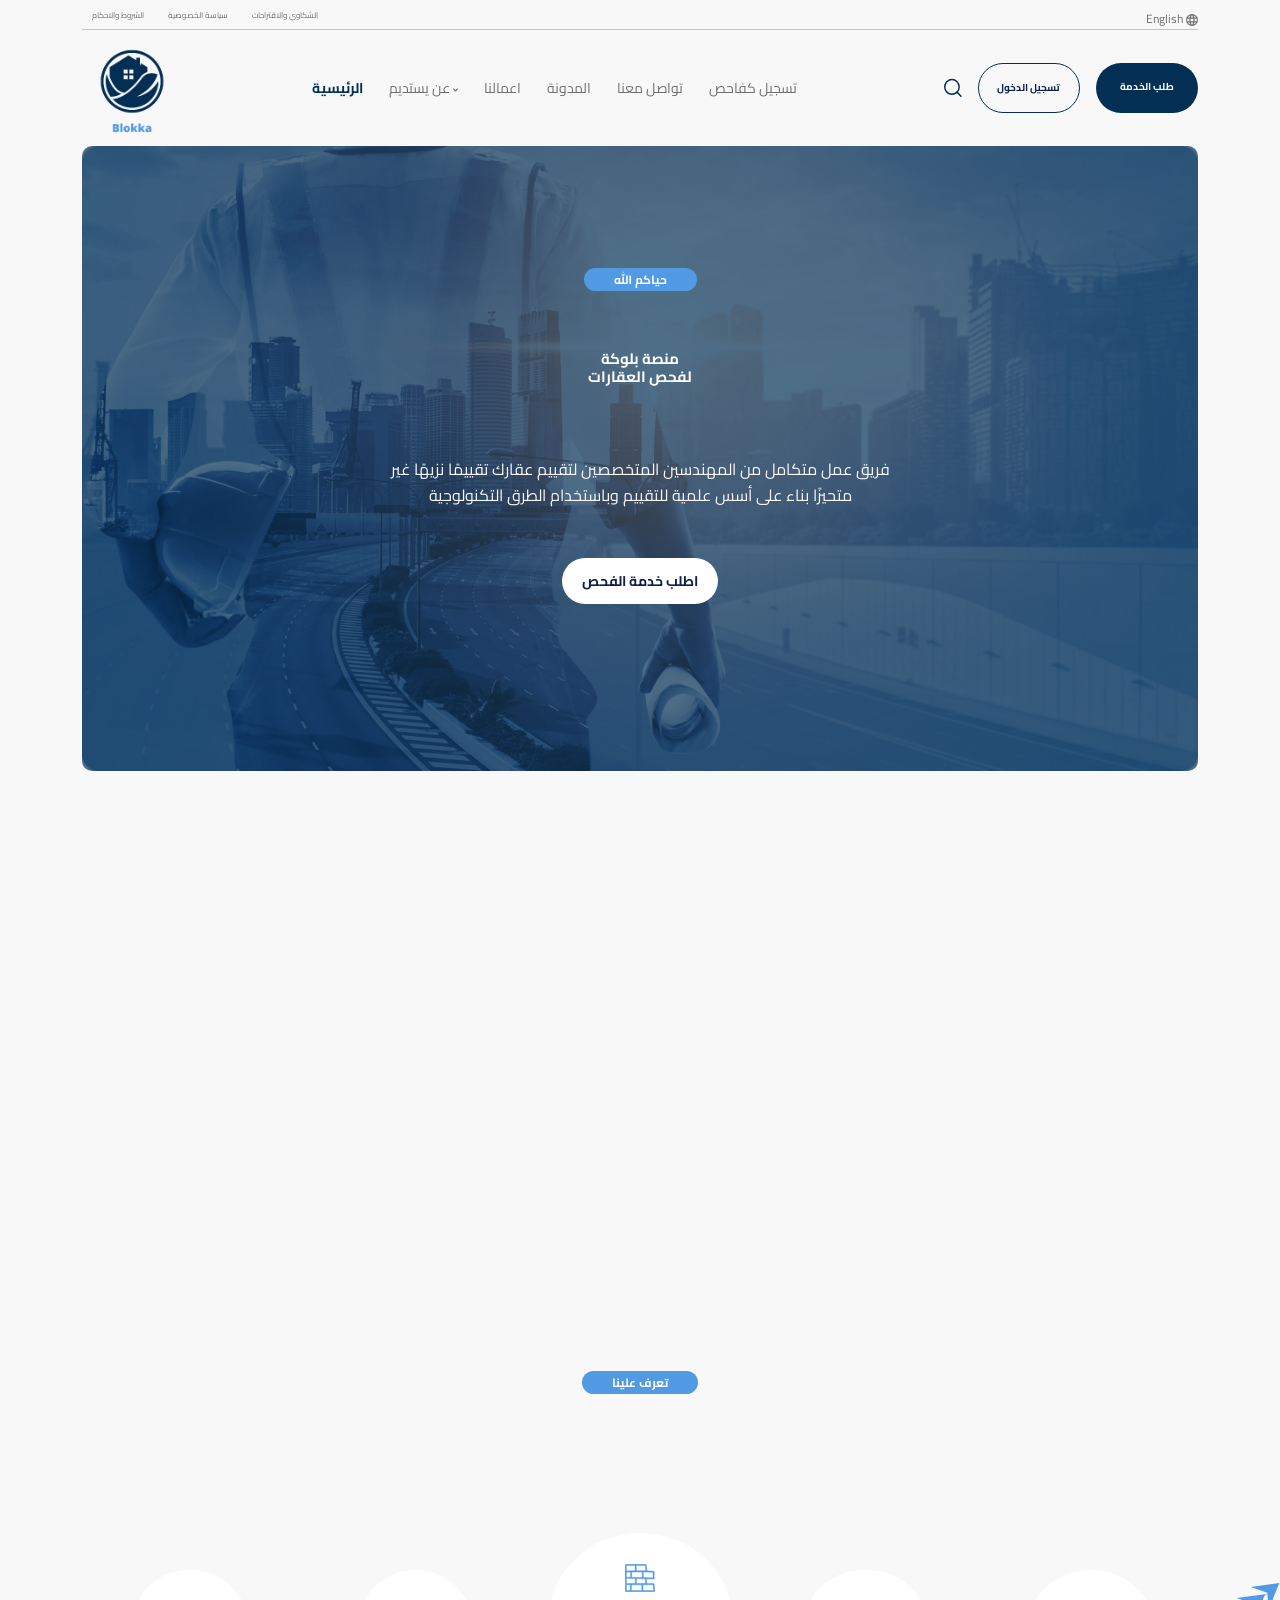
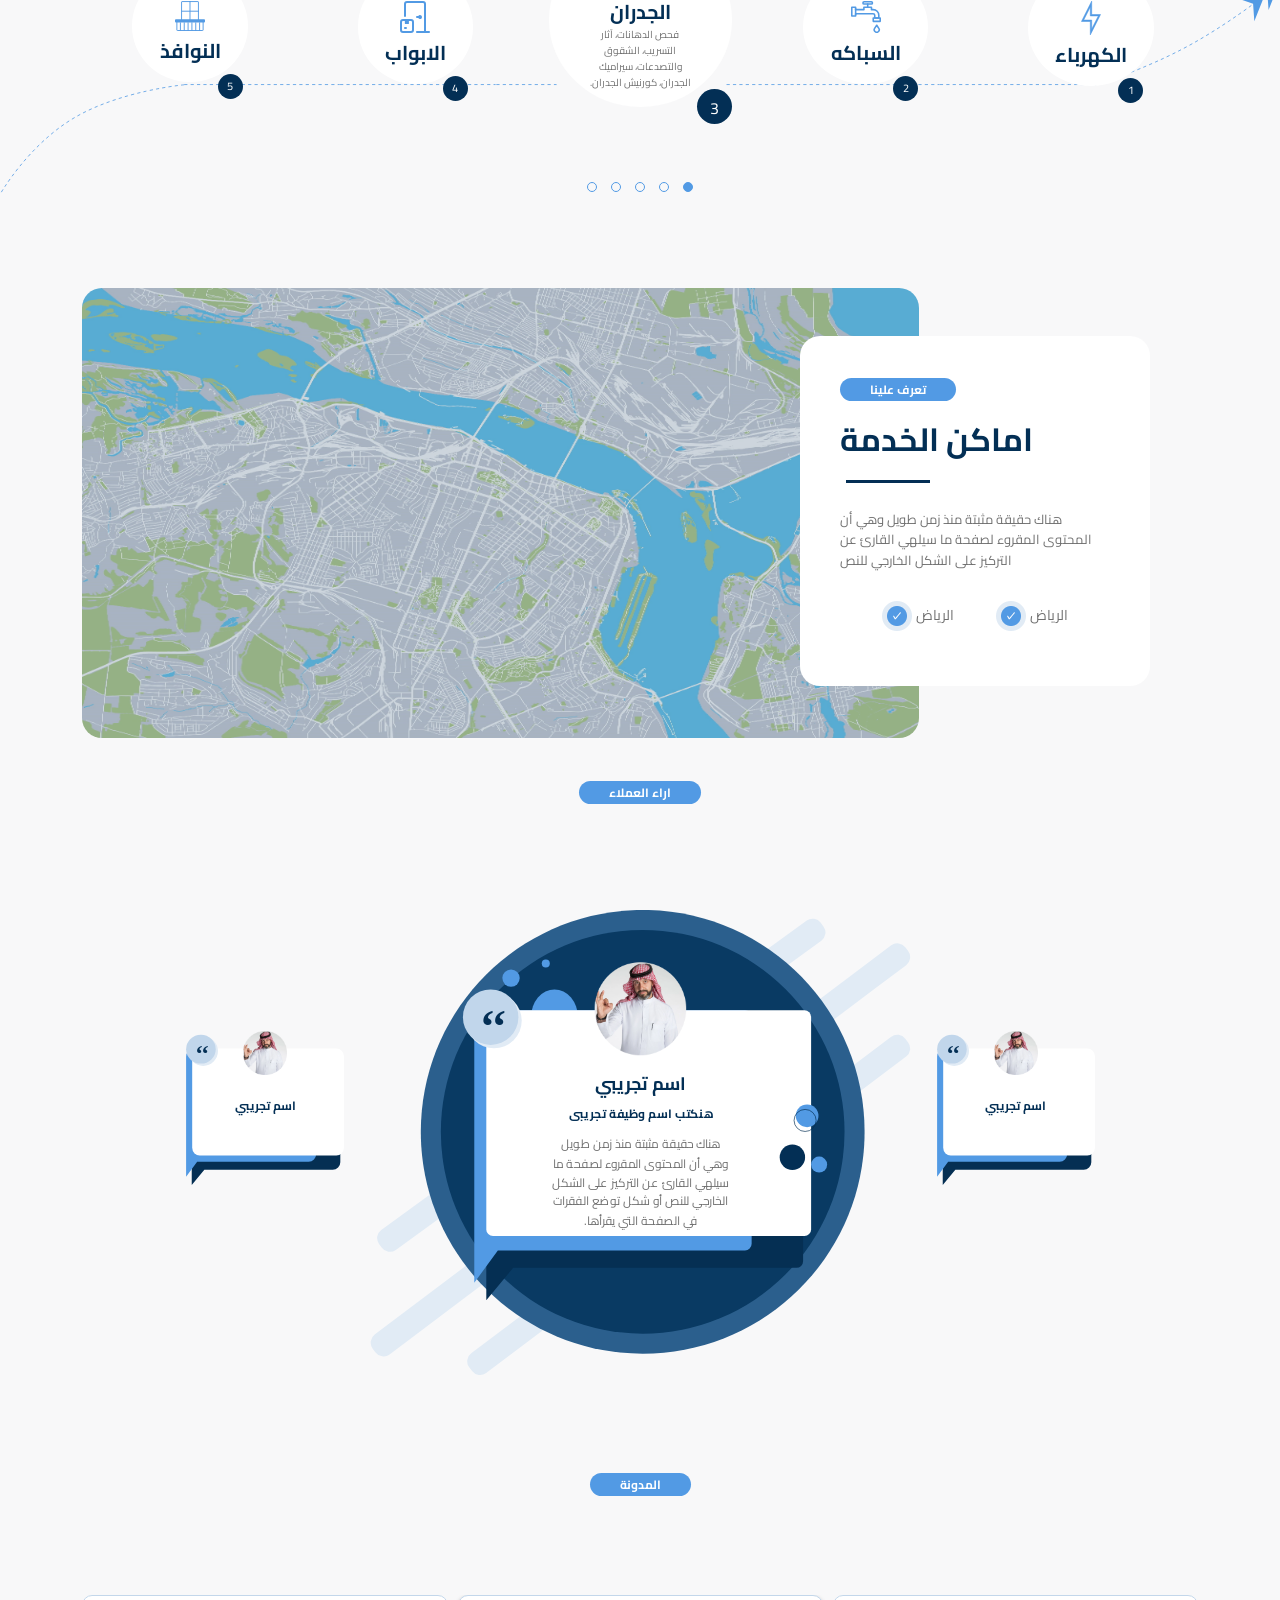
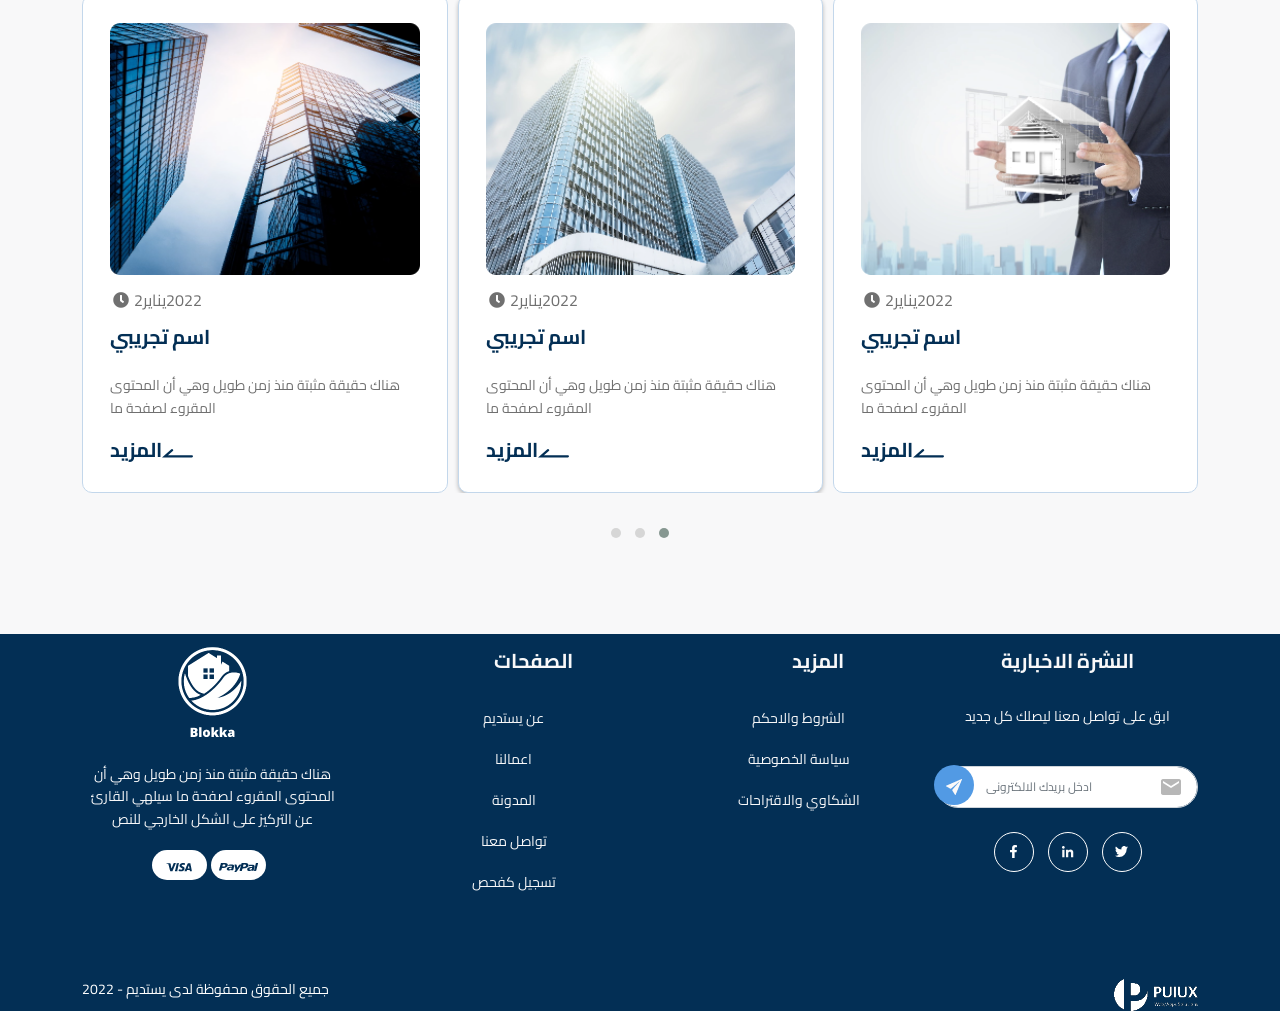
<file: indexrtl.html>
<!DOCTYPE html>
<html>
<head>
    <title>YASTAEEM</title>
    <meta name="description" content=""/>
    <meta name="keywords" content=""/>
    <meta charset="utf-8"/>
    <meta name="author" content=""/>
    <meta name="viewport" content="width=device-width, initial-scale=1"/>

    <!-- css files -->
    <link rel="preconnect" href="https://fonts.googleapis.com">
    <link rel="preconnect" href="https://fonts.gstatic.com" crossorigin>
    <link href="https://fonts.googleapis.com/css2?family=Cairo&display=swap" rel="stylesheet">
    <link rel="stylesheet" href="https://use.fontawesome.com/releases/v5.8.1/css/all.css">
    <link rel="stylesheet" href="https://maxst.icons8.com/vue-static/landings/line-awesome/font-awesome-line-awesome/css/all.min.css">
    <link href="https://unpkg.com/aos@2.3.1/dist/aos.css" rel="stylesheet">
    <link rel="stylesheet" href="css/owl.carousel.min.css"/>
    <link rel="stylesheet" href="css/owl.theme.default.min.css"/>
    <link rel="stylesheet" href="css/bootstrap.min.css"/>
    <link rel="stylesheet" href="css/bootstrap.rtl.min.css"/>
    <!-- <link rel="stylesheet" href="css/style.css"/> -->
    <link rel="stylesheet" href="css/styleen.css"/>
    <link rel="stylesheet" href="css/responsive.css"/>
</head>
<body>


<!-- <div class="load-bar">
    <div class="linear"></div>
</div> -->
<div id="myOverlay" class="overlay">
    <span class="closebtn" onclick="closeSearch()" title="Close Overlay">×</span>
    <div class="overlay-content">
        <form action="/action_page.php">
            <input type="text" placeholder="كلمة البحث ...." name="search">
            <button type="submit"><i class="fa fa-search"></i></button>
        </form>
    </div>
</div>
<!-- topheader -->
<div class="container">
    <div class="topheader">
        <div>
            <ul class="topheaderul">
                <li><a href="#">الشروط والاحكام</a></li>
                <li><a href="#">سياسة الخصوصية</a></li>
                <li><a href="#">الشكاوي والاقتراحات</a></li>
            </ul>
        </div>
        <div>
            <div class="dropdown langdrop">
                <button class="btn btn-secondary dropdown-toggle" type="button" data-bs-toggle="dropdown"
                        aria-expanded="false">
                    <span class="langspan">English</span>
                    <img class="langi" src="images/Icon material-language.svg"/>
                </button>
                <ul class="dropdown-menu langmenu">
                    <li><a class="dropdown-item" href="indexrtl.html">العربية</a></li>
                </ul>
            </div>
        </div>
    </div>
    <hr/>
</div>

<!-- navbar -->
<div class="homebackground">
    <nav class="navbar navbar-expand-lg">
        <div class="container">
            <a class="navbarbrand" href="#">
                <img class="logo" src="images/logo.png"/>
            </a>
            <button class="navbar-toggler" type="button" data-bs-toggle="collapse"
                    data-bs-target="#navbarSupportedContent" aria-controls="navbarSupportedContent"
                    aria-expanded="false" aria-label="Toggle navigation">
                <span class="navbar-toggler-icon">
                  <i class="fas fa-bars"></i>
                </span>
            </button>
            <div class="collapse navbar-collapse" id="navbarSupportedContent">
                <ul class="navbar-nav me-auto mb-2 mb-lg-0">

                    <li class="nav-item nav-item1 li1">
                        <a class="nav-link active" aria-current="page" href="#">الرئيسية</a>
                    </li>
                    <li class="nav-item dropdown">
                        <a class="nav-link dropdown-toggle balokkali" href="#" id="navbarDropdown" role="button"
                           data-bs-toggle="dropdown" aria-expanded="false">
                            عن يستديم
                            <i class="fa fa-angle-down balokkai"></i>
                        </a>
                        <ul class="dropdown-menu dropdown-menu1" aria-labelledby="navbarDropdown">
                            <li><a class="dropdown-item" href="#">
                                <div class="notif1">
                                    <div>
                                        <span class="eyespan"> رؤيتنا </span>
                                        <img class="eye" src="images/Group 1616.svg"/>
                                        <i  class=" eye2 fa fa-arrow-left"></i>
                                        <div class="clear"></div>
                                    </div>
                                    <h6 class="notificationh6">نسعى جاهدين الى تبسيط عملية العقارات</h6>
                                </div>
                            </a></li>
                            <li><a class="dropdown-item" href="#">
                                <div class="notif1">
                                    <div>
                                        <span class="eyespan"> رسالتنا </span>

                                        <img class="eye"
                                             src="images/6646376_dart_essentials_goal_mission_success_icon (1).svg"/>
                                        <i class="eye2 fa fa-arrow-left"></i>
                                        <div class="clear"></div>
                                    </div>
                                    <h6 class="notificationh6">نسعى جاهدين الى تبسيط عملية العقارات</h6>
                                </div>
                            </a></li>
                            <li><a class="dropdown-item" href="#">
                                <div class="notif3">
                                    <div>
                                        <span class="eyespan"> اهدافنا </span>

                                        <img class="eye" src="images/6619592_goal_keyword_seo_target_icon.svg"/>
                                        <i  class="eye2 fa fa-arrow-left"></i>
                                        <div class="clear"></div>
                                    </div>
                                    <h6 class="notificationh6">نسعى جاهدين الى تبسيط عملية العقارات</h6>
                                </div>
                            </a></li>
                            <!-- <li><a class="dropdown-item" href="#">Another action</a></li>
                            <li><hr class="dropdown-divider"></li>
                            <li><a class="dropdown-item" href="#">Something else here</a></li> -->
                        </ul>
                    </li>
                    <li class="nav-item nav-item1 li1">
                        <a class="nav-link  link3" aria-current="page" href="#">اعمالنا</a>
                    </li>
                    <li class="nav-item nav-item1 li1">
                        <a class="nav-link  link3" aria-current="page" href="#">المدونة</a>
                    </li>
                    <li class="nav-item nav-item1 li1">
                        <a class="nav-link  link4" aria-current="page" href="#"> تواصل معنا</a>
                    </li>
                    <li class="nav-item nav-item1 li1">
                        <a class="nav-link  link5" aria-current="page" href="#">تسجيل كفاحص</a>
                    </li>


                </ul>

                <div class="btns">
                    <img onclick="openSearch()" class="srchicon" src="images/searchicon.svg"/>
                    <a href="#" class="loginbtn">تسجيل الدخول</a>
                    <a href="#" class="servicebtn">طلب الخدمة</a>
                </div>

            </div>
        </div>
    </nav>


</div>
<!-- home -->
<div class="container container1">
    <div class="aftercontainer">
        <span class="socialspan">تابعنا على</span>
        <!-- <a href="#"> <img class="facebook" src="images/Icon awesome-facebook-f.svg"/> </a> -->
        <a href="#"><i class="facebook fab fa-facebook-f"></i></a>
        <!-- <a href="#"> <img class="linkedin" src="images/Icon awesome-linkedin-in.png"/> </a> -->
        <a href="#"><i class="linkedin fab fa-linkedin-in"></i></a>
        <!-- <a href="#"> <img class="instagram" src="images/Icon feather-instagram.svg"/> </a> -->
        <a href="#"><i class="instagram fab fa-instagram"></i></a>
        <!-- <a href="#"> <img class="whatsapp" src="images/843773_whatsapp_icon (1).svg" width="30px"/> </a> -->
        <a href="#"><i class="whatsapp fab fa-whatsapp"></i></a>
    </div>
    <div class="aftercontainer2">
        <span class="yasspan">yastaeem</span>
    </div>

    <div class="homecontent1">

        <div class="owl-carousel owl-theme ThemeCoderClass myowl myfowl">

            <div class="item1">

                <div class="homecontent">
                    <span class="homespan">حياكم الله</span>
                    <h1 class="homeh1">منصة بلوكة<br/> لفحص العقارات</h1>
                    <p class="homep">فريق عمل متكامل من المهندسين المتخصصين لتقييم
                        عقارك تقييمًا نزيهًا غير<br/> متحيزًا بناء على أسس علمية
                        للتقييم وباستخدام الطرق التكنولوجية</p>
                    <a href="#" class="homebtn">اطلب خدمة الفحص</a>


                </div>
                <img src="images/future-building-construction-engineering-project.png"/>
            </div>

            <div class="item1">
                <div class="homecontent">
                    <span class="homespan">حياكم الله</span>
                    <h1 class="homeh1">منصة بلوكة<br/> لفحص العقارات</h1>
                    <p class="homep">فريق عمل متكامل من المهندسين المتخصصين لتقييم
                        عقارك تقييمًا نزيهًا غير<br/> متحيزًا بناء على أسس علمية
                        للتقييم وباستخدام الطرق التكنولوجية</p>
                    <button class="homebtn"><a>اطلب خدمة الفحص</a></button>


                </div>
                <img src="images/future-building-construction-engineering-project.png"/>
            </div>
            <div class="item1">
                <div class="homecontent">
                    <span class="homespan">حياكم الله</span>
                    <h1 class="homeh1">منصة بلوكة<br/> لفحص العقارات</h1>
                    <p class="homep">فريق عمل متكامل من المهندسين المتخصصين لتقييم
                        عقارك تقييمًا نزيهًا غير<br/> متحيزًا بناء على أسس علمية
                        للتقييم وباستخدام الطرق التكنولوجية</p>
                    <button class="homebtn"><a>اطلب خدمة الفحص</a></button>


                </div>
                <img src="images/future-building-construction-engineering-project.png"/>
            </div>
            <div class="item1">
                <div class="homecontent">
                    <span class="homespan">حياكم الله</span>
                    <h1 class="homeh1">منصة بلوكة<br/> لفحص العقارات</h1>
                    <p class="homep">فريق عمل متكامل من المهندسين المتخصصين لتقييم
                        عقارك تقييمًا نزيهًا غير<br/> متحيزًا بناء على أسس علمية
                        للتقييم وباستخدام الطرق التكنولوجية</p>
                    <button class="homebtn"><a>اطلب خدمة الفحص</a></button>


                </div>
                <img src="images/future-building-construction-engineering-project.png"/>
            </div>
            <div class="item1">
                <div class="homecontent">
                    <span class="homespan">حياكم الله</span>
                    <h1 class="homeh1">منصة بلوكة<br/> لفحص العقارات</h1>
                    <p class="homep">فريق عمل متكامل من المهندسين المتخصصين لتقييم
                        عقارك تقييمًا نزيهًا غير<br/> متحيزًا بناء على أسس علمية
                        للتقييم وباستخدام الطرق التكنولوجية</p>
                    <button class="homebtn"><a>اطلب خدمة الفحص</a></button>


                </div>
                <img src="images/future-building-construction-engineering-project.png"/>
            </div>
        </div>
        <div class="balls">
            <a class="small_detail" data-bs-toggle="modal" data-bs-target="#exampleModal">
                <div class="big_div">
                    <div class="triangleup"></div>
                </div>

            </a>
        </div>
        <!-- Modal -->
        <div class="modal fade" id="exampleModal" tabindex="-1" aria-labelledby="exampleModalLabel" aria-hidden="true">
            <div class="modal-dialog modal-lg">
                <div  class="homeiframe modal-content">
                    <div class="modal-body">
                        <iframe class="myhomeiframe" 
                                src="https://www.youtube.com/embed/6QAELgirvjs?list=PLDoPjvoNmBAw_t_XWUFbBX-c9MafPk9ji"
                                title="Learn HTML In Arabic 2021 - #01 - Introduction and What I Need To Learn"
                                frameborder="0"
                                allow="accelerometer; autoplay; clipboard-write; encrypted-media; gyroscope; picture-in-picture"
                                allowfullscreen></iframe>
                    </div>
                </div>
            </div>
        </div>
        <div class="circle">
            <div>
                <div class="circle_border">
                </div>
                <a href="#about">
                    <img class="circlei" src="images/Group 452.svg" height="25%"/>
                </a>
            </div>
        </div>
    </div>

</div>

<!-- about -->
<div data-aos="fade-down" data-aos-easing="ease-out-cubic"
     data-aos-duration="1000" id="about" class="aboutsection">
    <div class="container">
        <div class="row">
            <div class="col-md-6">
                <div data-aos="fade-down" data-aos-easing="ease-out-cubic"
                     data-aos-duration="1000" class="aboutdiv">
                    <span class="homespan">تعرف علينا</span>
                    <h2 class="abouth22"> ماذا نقدم ؟</h2>
                    <p class="aboutp">هناك حقيقة مثبتة منذ زمن طويل وهي أن المحتوى المقروء
                        لصفحة ما سيلهي القارئ عن التركيز على الشكل
                        الخارجي للنص أو شكل توضع الفقرات في الصفحة
                        التي يقرأها. ولذلك يتم استخدام طريقة لوريم
                        إيبسوم لأنها تعطي توزيعاَ طبيعياَ إلى حد ما للأحرف</p>
                    <div class="row">
                        <div class="col-lg-6 col-12">
                            <div data-aos="fade-down" data-aos-easing="ease-out-cubic"
                                 data-aos-duration="1000">
                                <img class="abouticon1" src="images/172529_price_usd_tag_icon.svg"/>
                                <span class="abouts">سعر مناسب</span>
                            </div>
                            <p class="p2">لوريم إيبسوم طريقة لكتابة النصوص في النشر والتصميم الجرافيكي</p>
                        </div>
                        <div class="col-lg-6 col-12">
                            <div>
                                <img class="abouticon2" src="images/Layer_1_1_.svg"/>
                                <span class="abouts">فاحصين مؤهلين </span>
                            </div>
                            <p class="p2">لوريم إيبسوم طريقة لكتابة النصوص في النشر والتصميم الجرافيكي</p>
                        </div>

                    </div>

                </div>
            </div>


            <div class="col-md-6">
                <div data-aos="fade-down" data-aos-easing="ease-out-cubic"
                     data-aos-duration="1000" class="aboutimg">
                    <img class="shape1" src="images/Group 1563.svg"/>
                    <img data-aos="fade-down" data-aos-easing="ease-out-cubic"
                         data-aos-duration="1000" class="myabout" src="images/Group 457.png"/>
                    <div>
                        <img class="shape2" src="images/Group 1669.svg"/>
                        <img class="shape3" src="images/Group 1547.svg"/>
                    </div>
                    <div data-aos="fade-down" data-aos-easing="ease-out-cubic"
                         data-aos-duration="1000" class="wcircle">
                        <div class="car">
                            <div  class="borderr"></div>
                            <div  class="circlecontent">
                                <a href="#">
                                    <div class="srchdiv">
                                        <div class="srchimg">
                                            <img src="images/Icon feather-search.svg"/>
                                        </div>
                                    </div>
                                    <div>
                                        <span class="examine">افحص عقارك مع</span>
                                    </div>
                                    <div>
                                        <span class="yastdem">يستديم</span>
                                    </div>
                                </a>
                            </div>
                        </div>
                    </div>
                </div>
            </div>

        </div>
    </div>
</div>
<!-- examine items -->
<!-- <div class="wave">

</div> -->
<div class="main_elements">
    <div>
        <img class="shape4" src="images/Group 1670.svg"/>
    </div>
    <div class="borderdiv">
        <img class="borderimg"  src="images/borderr.svg"/>
        <!-- <img src="images/arrow.png"></div> -->
    </div>
    <div class="container">
        <div class="aboutsection1">
            <span class="homespan">تعرف علينا</span>
            <h2 class="abouth2">عناصر الفحص الاساسية</h2>
        </div>
        <div class="mycarosel">
            <div class="owl-carousel owl-theme ThemeCoderClass2 myowl2">

                <div class="item">
                    <div class="borderrr"></div>
                    <div class="circle22">
                        <div class="builddiv">
                            <img class="build1"
                                 src="images/3250107_building_construction_contructor_professional_project_icon.svg"/>
                        </div>
                        <div class="gdrandiv">
                            <span class="gdran">الجدران</span>
                            <p class="gdranp">فحص الدهانات، آثار التسريب،
                                الشقوق والتصدعات، سيراميك الجدران، كورنيش الجدران.</p>
                        </div>
                        <span class="mincircle">3</span>
                    </div>

                </div>
                <div class="item">
                    <div class="borderrr"></div>
                    <div class="circle22">
                        <div class="circlebuild">
                            <img class="build1"  src="images/2. Door Delivery.svg"/>
                        </div>
                        <div class="circlegdran">
                            <span class="gdran">الابواب</span>
                            <p class="gdranp">فحص الدهانات، آثار التسريب،
                                الشقوق والتصدعات، سيراميك الجدران، كورنيش الجدران.</p>
                        </div>
                        <span class="mincircle">4</span>
                    </div>

                </div>
                <div class="item">
                    <div class="borderrr"></div>
                    <div class="circle22">
                        <div class="gdrandiv">
                            <img class="build1" src="images/Group 502.svg"/>
                        </div>
                        <div class="gdrandiv">
                            <span class="gdran">النوافذ</span>
                            <p class="gdranp">فحص الدهانات، آثار التسريب،
                                الشقوق والتصدعات، سيراميك الجدران، كورنيش الجدران.</p>
                        </div>
                        <span class="mincircle">5</span>
                    </div>

                </div>
                <div class="item">
                    <div class="borderrr"></div>
                    <div class="circle22">
                        <div class="gdrandiv">
                            <img class="build1 build11" src="images/Layer_1_1_ (1).svg"/>
                        </div>
                        <div class="gdrandiv">
                            <span class="gdran">الكهرباء</span>
                            <p class="gdranp">فحص الدهانات، آثار التسريب،
                                الشقوق والتصدعات، سيراميك الجدران، كورنيش الجدران.</p>
                        </div>
                        <span class="mincircle">1</span>
                    </div>

                </div>
                <div class="item">
                    <div class="borderrr"></div>
                    <div class="circle22">
                        <div class="gdrandiv">
                            <img class="build1"
                                 src="images/2044987_faucet_mosque_muslim_wudhu_wudlu_icon.svg"/>
                        </div>
                        <div class="gdrandiv">
                            <span class="gdran">السباكه</span>
                            <p class="gdranp">فحص الدهانات، آثار التسريب،
                                الشقوق والتصدعات، سيراميك الجدران، كورنيش الجدران.</p>
                        </div>
                        <span class="mincircle">2</span>
                    </div>

                </div>
            </div>
        </div>
    </div>
</div>

<!-- map section -->

<div class="map_section">
    <div class="container">
        <div class="row">

            <div class="col-lg-12">
                <div class="mapshape1">
                    <div class="mapshape2">
                        <img class="mapshape" src="images/Group 1547.svg"/>
                    </div>
                </div>
                <div class="mapdiv">
                    <img class="mapimg" src="images/Group 1680.png"/>
                </div>
                <div style="position: relative; top: -51%;">
                <div class="mapside">
                    <span class="homespan">تعرف علينا</span>
                    <h2 class="abouth222">اماكن الخدمة</h2>
                    <p class="sidemapp">هناك حقيقة مثبتة منذ زمن طويل وهي أن المحتوى المقروء لصفحة ما
                        سيلهي القارئ عن التركيز على الشكل الخارجي للنص</p>
                    <div class="elryad">
                        <div class="elryaddiv" >
                            <img src="images/Group 1548.png"/>
                            <span class="elryadspan">الرياض</span>
                        </div>
                        <div>
                            <img src="images/Group 1548.png"/>
                            <span class="elryadspan">الرياض</span>
                        </div>
                    </div>
                </div>
                </div>
                <div style="position: relative;">
                <img class="mapicon" src="images/Group 1543.svg"/>
                <img class="mapicon2" src="images/Group 1543.svg"/>
                <img class="mapicon3" src="images/Group 1543.svg"/>
                <img class="mapicon4" src="images/Group 1543.svg"/>
                </div>
            </div>
        </div>
    </div>
</div>

<!-- clients section -->
<div>
    <div>
        <img class="shape41" src="images/Group 1670.svg"/>
    </div>
    <div class="container">
        <div class="aboutsection11">
            <span class="homespan"> اراء العملاء</span>
            <h2 class="abouth2"> اراء عملاء نعتز بهم</h2>
        </div>
        <div class="mycarosel">
            <div class="owl-carousel owl-theme ThemeCoderClass4 myowl4">
                <div class="item">
                    <div class="clientimgtop">
                        <!-- <img src="images/Group 1665.svg"/> -->
                        <div class="myclient22">
                            <img src="images/client.png"/>
                        </div>
                        <div class="clientcontent">
                            <h5>اسم تجريبي</h5>
                            <span>هنكتب اسم وظيفة تجريبى</span>
                            <p>هناك حقيقة مثبتة منذ زمن طويل وهي أن المحتوى
                                المقروء لصفحة ما سيلهي القارئ عن التركيز على الشكل
                                الخارجي للنص أو شكل توضع الفقرات في الصفحة التي يقرأها.</p>
                        </div>
                    </div>
                </div>
                <div class="item">
                    <div class="clientimgtop">
                        <!-- <img src="images/Group 1665.svg"/> -->
                        <div class="myclient22">
                            <img src="images/client.png"/>
                        </div>
                        <div class="clientcontent">
                            <h5>اسم تجريبي</h5>
                            <span>هنكتب اسم وظيفة تجريبى</span>
                            <p>هناك حقيقة مثبتة منذ زمن طويل وهي أن المحتوى
                                المقروء لصفحة ما سيلهي القارئ عن التركيز على الشكل
                                الخارجي للنص أو شكل توضع الفقرات في الصفحة التي يقرأها.</p>
                        </div>
                    </div>
                </div>
                <div class="item">
                    <div class="clientimgtop">
                        <!-- <img src="images/Group 1665.svg"/> -->
                        <div class="myclient22">
                            <img src="images/client.png"/>
                        </div>
                        <div class="clientcontent">
                            <h5>اسم تجريبي</h5>
                            <span>هنكتب اسم وظيفة تجريبى</span>
                            <p>هناك حقيقة مثبتة منذ زمن طويل وهي أن المحتوى
                                المقروء لصفحة ما سيلهي القارئ عن التركيز على الشكل
                                الخارجي للنص أو شكل توضع الفقرات في الصفحة التي يقرأها.</p>
                        </div>
                    </div>
                </div>
            </div>
        </div>
    </div>
    <div class="bodyimgdiv">
        <img class="bodyimg" src="images/Group 1667.svg"/>
    </div>
</div>


<!-- blog -->
<div>
    <div class="container">
        <div class="aboutsection11">
            <span class="homespan">  المدونة</span>
            <h2 class="abouth2"> المدونة</h2>
        </div>
        <div class="mycarosel">
            <div class="owl-carousel owl-theme ThemeCoderClass5 myowl5">
                <div class="item">
                    <div class="blogitem2">
                        <div>
                            <img class="blogimg" src="images/giant-building-with-sun.png"/>
                        </div>
                        <div class="blogcontent">
                            <div class="datediv">
                                <i class="fa fa-clock clocki"></i>
                                <span class="clockdate">2يناير</span>
                                <span class="clockyear">2022</span>
                            </div>
                            <h5 class="myh5">اسم تجريبي</h5>
                            <p class="blogp">هناك حقيقة مثبتة منذ زمن طويل وهي أن المحتوى المقروء لصفحة ما</p>
                            <a href="#" class="morebtn1">
                                <div class="morebtndiv">
                                    <span class="morebtn">المزيد</span>
                                    <img class="moreimg" src="images/Path 8317.svg"/>
                                </div>
                            </a>
                        </div>

                    </div>
                </div>
                <div class="item">
                    <div class="blogitem">
                        <div>
                            <img src="images/low-angle-view-skyscrapers.png"/>
                        </div>
                        <div class="blogcontent">
                            <div class="datediv">
                                <i class="fa fa-clock clocki"></i>
                                <span class="clockdate">2يناير</span>
                                <span class="clockyear">2022</span>
                            </div>
                            <h5 class="myh5">اسم تجريبي</h5>
                            <p class="blogp">هناك حقيقة مثبتة منذ زمن طويل وهي أن المحتوى المقروء لصفحة ما</p>
                            <a href="#" class="morebtn1">
                                <div class="morebtndiv">
                                    <span class="morebtn">المزيد</span>
                                    <img class="moreimg" src="images/Path 8317.svg"/>
                                </div>
                            </a>
                        </div>
                    </div>
                </div>
                <div class="item">
                    <div class="blogitem">
                        <div>
                            <img src="images/bussiness.png"/>
                        </div>
                        <div class="blogcontent">
                            <div class="datediv">
                                <i class="fa fa-clock clocki"></i>
                                <span class="clockdate">2يناير</span>
                                <span class="clockyear">2022</span>
                            </div>
                            <h5 class="myh5">اسم تجريبي</h5>
                            <p class="blogp">هناك حقيقة مثبتة منذ زمن طويل وهي أن المحتوى المقروء لصفحة ما</p>
                            <a href="#" class="morebtn1">
                                <div class="morebtndiv">
                                    <span class="morebtn">المزيد</span>
                                    <img class="moreimg" src="images/Path 8317.svg"/>
                                </div>
                            </a>
                        </div>
                    </div>
                </div>
            </div>
            <div class="shapeblog">
                <img class="shapeblogimg" src="images/Group 1547.svg"/>
            </div>
        </div>
    </div>
    <div>
        <img class="shape44" src="images/Group 1670.svg"/>
    </div>
</div>


<!-- footer -->
<foote>
    <div class="myfooter">
        <div class="container">
            <div class="row">
                <div class="col-6 col-sm-6 col-xs-6 col-md-3 ">
                    <div>
                        <img class="footerlogo" src="images/Blokka (3).png"/>
                    </div>
                    <div>
                        <p class="footerp">
                            هناك حقيقة مثبتة منذ زمن
                            طويل وهي أن المحتوى المقروء لصفحة ما سيلهي
                            القارئ عن التركيز على الشكل الخارجي للنص
                        </p>
                    </div>
                    <div>
                        <button class="visa"><a><img src="images/visa.png"/></a></button>
                        <button class="paypal"><a><img src="images/paypal.png"/></a></button>
                    </div>
                </div>
                <div class="col-6 col-sm-6 col-xs-6 col-md-3">
                    <div class="pages">
                        <h5 class="footerh5">الصفحات</h5>
                        <ul class="p1">
                            <li><a href="#"> عن يستديم</a></li>
                            <li><a href="#">اعمالنا </a></li>
                            <li><a href="#"> المدونة</a></li>
                            <li><a href="#"> تواصل معنا</a></li>
                            <li><a href="#"> تسجيل كفحص</a></li>
                        </ul>
                    </div>
                    <!-- <div>
                      <h5 class="footerh5">الصفحات</h5>
                     <a><span class="p1">عن يستديم</span></a>
                      <br/>
                     <a><span class="p2">اعمالنا</span></a>
                      <br/>
                      <a><span class="p3">المدونة</span></a>
                      <br/>
                      <a><span class="p4">تواصل معنا</span></a>
                      <br/>
                      <a><span class="p5">تسجيل كفاحص</span></a>
                    </div> -->
                </div>
                <div class="col-6 col-sm-6 col-xs-6 col-md-3">
                    <div>
                        <h5 class="footerh5 footerh555">المزيد</h5>
                        <ul class="p1">
                            <li><a href="#">الشروط والاحكم</a></li>
                            <li><a href="#">سياسة الخصوصية</a></li>
                            <li><a href="#">الشكاوي والاقتراحات</a></li>
                        </ul>
                    </div>
                </div>
                <div class="col-6 col-sm-6 col-xs-6 col-md-3">
                    <h5 class="footerh55 footerh5555">النشرة الاخبارية</h5>
                    <p class="p11">ابق على تواصل معنا ليصلك كل جديد</p>
                    <div class="inputdiv">
                        <form>
                            <input type="text" class="form-control myinput" placeholder="ادخل بريدك الالكترونى"/>
                            <img class="material" src="images/Icon material-email.png"/>
                            <button class="inputicon">
                                <img class="inputicon2" src="images/Icon ionic-ios-send.png"/>
                            </button>
                        </form>
                        <!-- <i class="fa fa-location-arrow inputicon"></i> -->
                    </div>
                    <div class="footersocial">
                        <a href="#" class="face"> <img class="faceimg" src="images/Icon awesome-facebook-f (1).svg"/>
                        </a>
                        <a href="#" class="face face2"> <img src="images/Icon awesome-linkedin-in.png"/> </a>
                        <a href="#" class="face"> <img src="images/Icon ionic-logo-twitter.svg"/> </a>
                    </div>
                </div>
            </div>
            <div class="lastfooter">
                <span class="lastfooterp">جميع الحقوق محفوظة لدى يستديم - 2022</span>
                <img src="images/PUIUX_LOGO.png"/>
            </div>
        </div>
        <div>
            <img class="shape444" src="images/Group 1669.svg"/>
        </div>
        <div>
            <img class="shape33" src="images/Group 1547.svg"/>
        </div>
    </div>
</foote>
<!-- js files -->
<script src="https://code.jquery.com/jquery-3.6.0.min.js"
        integrity="sha256-/xUj+3OJU5yExlq6GSYGSHk7tPXikynS7ogEvDej/m4=" crossorigin="anonymous"></script>
<script src="js/owl.carousel.min.js"></script>
<script src="https://unpkg.com/aos@2.3.1/dist/aos.js"></script>
<script src="https://cdnjs.cloudflare.com/ajax/libs/popper.js/2.9.2/umd/popper.min.js"></script>
<script src="js/bootstrap.min.js"></script>
<script src="js/main.js"></script>
<script>
    AOS.init();
</script>

<script>
    $(document).ready(function () {
        $("#exampleModal").on('hidden.bs.modal', function (e) {
            $("#exampleModal iframe").attr("src", $("#exampleModal iframe").attr("src"));
            var $v = $(e.delegateTarget).find('video');
            $v[0].pause();
        });
// variables 
        var toTop = $('.to-top');
// logic
        toTop.on('click', function () {
            $('html, body').animate({
                scrollTop: $('html, body').offset().top,
            });
        });

    });

    // Get this script ready when the page loads
    $(document).ready(function () {
//   Create a function
        $(".scrollDown").click(function (event) {
//       Select the body of the page and scroll down by 650 pixels worth
            $("html, body").animate({scrollTop: $('.backimg').offset().top}, 1000);
        });
    });
</script>
<script>
    $('.overlay-content form').hide();

    function openSearch() {
        $('#myOverlay').fadeIn(2000);
        $('.overlay-content form').fadeIn(1000).addClass('active');
        $('.overlay-content form').removeClass('unactive');
        //   $('.overlay-content form').delay(2000).slideDown(2000);
    }

    function closeSearch() {
        $('#myOverlay').fadeOut(2000);
        $('.overlay-content form').removeClass('active');
        $('.overlay-content form').fadeIn(1000).addClass('unactive');
    }
</script>

</body>
</html>
</file>
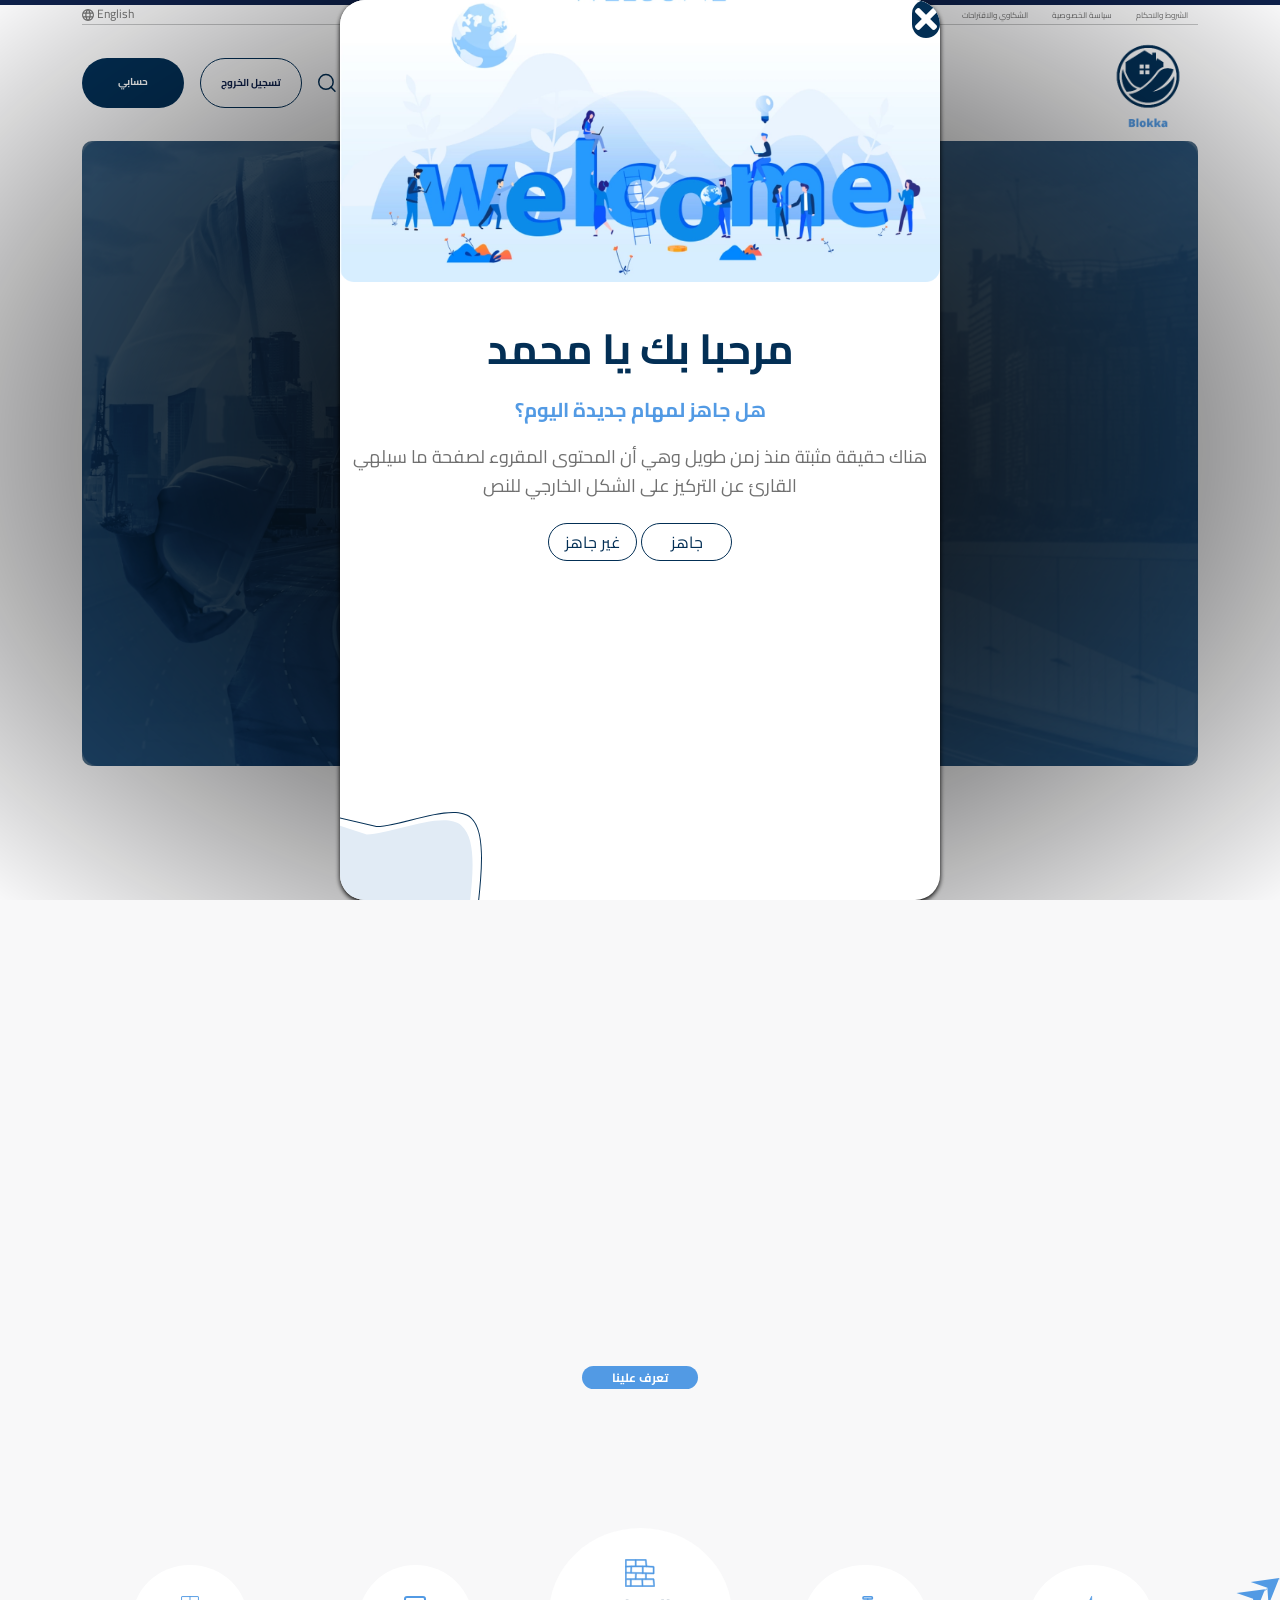
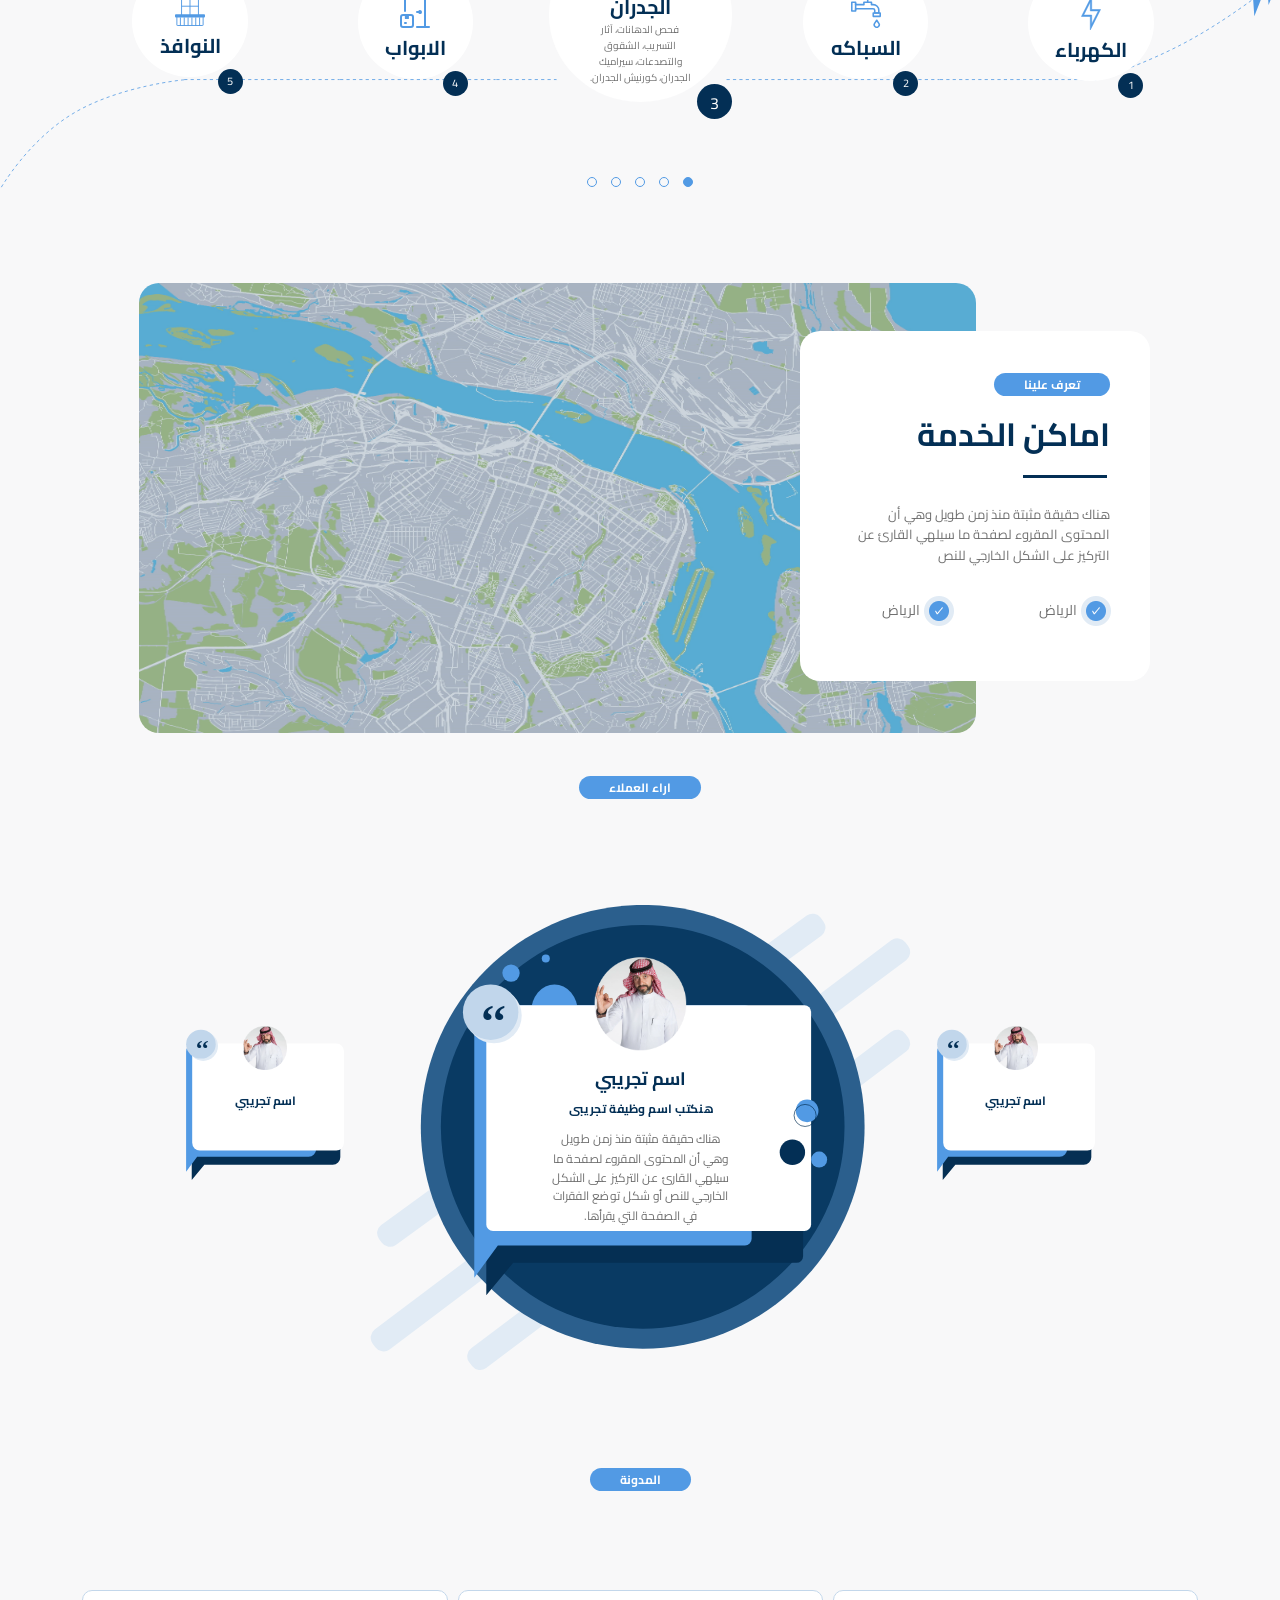
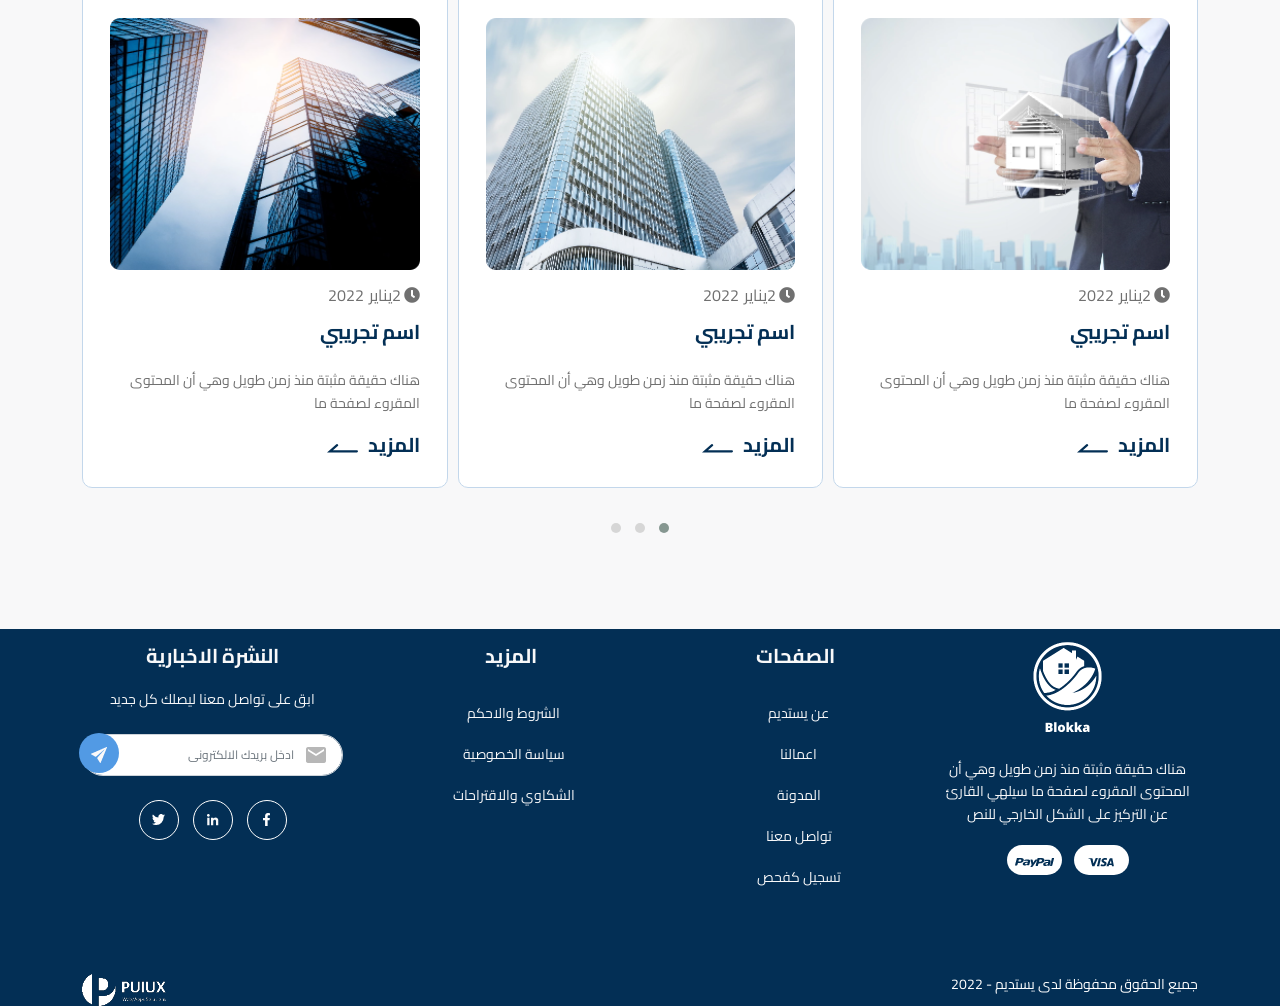
<file: loggedinindex.html>
<!DOCTYPE html>
<html>
<head>
    <title>YASTAEEM</title>
    <meta name="description" content=""/>
    <meta name="keywords" content=""/>
    <meta charset="utf-8"/>
    <meta name="author" content=""/>
    <meta name="viewport" content="width=device-width, initial-scale=1"/>

    <!-- css files -->
    <link rel="preconnect" href="https://fonts.googleapis.com">
    <link rel="preconnect" href="https://fonts.gstatic.com" crossorigin>
    <link href="https://fonts.googleapis.com/css2?family=Cairo&display=swap" rel="stylesheet">
    <link rel="stylesheet" href="https://maxst.icons8.com/vue-static/landings/line-awesome/font-awesome-line-awesome/css/all.min.css">

    <link rel="stylesheet" href="https://use.fontawesome.com/releases/v5.15.4/css/all.css">
    
    <!-- <link rel="stylesheet" href="https://use.fontawesome.com/releases/v5.8.1/css/all.css"> -->

    <link href="https://unpkg.com/aos@2.3.1/dist/aos.css" rel="stylesheet">
    <link rel="stylesheet" href="css/owl.carousel.min.css"/>
    <link rel="stylesheet" href="css/owl.theme.default.min.css"/>
    <link rel="stylesheet" href="css/bootstrap.min.css"/>
    <link rel="stylesheet" href="css/bootstrap.rtl.min.css"/>
    <link rel="stylesheet" href="css/style.css"/>
    <link rel="stylesheet" href="css/responsive.css"/>


</head>
<body>

    <div class='popup'>
        <div class='cnt223'>
            <i style="font-size: 2em;
            color: #fff;
            background: #032F55;
            border-radius: 50px; padding: 0.1em;
            cursor: pointer; position: absolute;" class="close fa fa-times"></i>

        <img width="100%" src="images/welcome.png"/>
        <div style="text-align: center;">
        <h2 class="cnth2">مرحبا بك يا محمد</h2>
        <span style="color: #529AE4; font-weight: bold; font-size: 20px;">هل جاهز لمهام جديدة اليوم؟</span>
        <p class="cntp">
            هناك حقيقة مثبتة منذ زمن طويل وهي أن المحتوى المقروء لصفحة
             ما سيلهي القارئ عن التركيز على الشكل الخارجي للنص
        <br/>
        <br/>
        </p>
        </div>
        <div style="text-align: center;margin-top: -1em;">
            <a class="gahez" href="#">جاهز</a>
            <a href="#">غير جاهز</a>
        </div>
        <img style="position: absolute;bottom: -36px;left: -1px;" src="images/Group 1838.svg"/>
        </div>
        </div>
<div class="load-bar">
    <div class="linear"></div>
</div>
<div id="myOverlay" class="overlay">
    <span class="closebtn" onclick="closeSearch()" title="Close Overlay">×</span>
    <div class="overlay-content">
        <form action="/action_page.php">
            <input type="text" placeholder="كلمة البحث ...." name="search">
            <button type="submit"><i class="fa fa-search"></i></button>
        </form>
    </div>
</div>
<!-- topheader -->
<div class="container">
    <div class="topheader">
        <div>
            <ul class="topheaderul">
                <li><a href="#">الشروط والاحكام</a></li>
                <li><a href="#">سياسة الخصوصية</a></li>
                <li><a href="#">الشكاوي والاقتراحات</a></li>
            </ul>
        </div>
        <div>
            <div class="dropdown">
                <button class="btn btn-secondary dropdown-toggle" type="button" data-bs-toggle="dropdown"
                        aria-expanded="false">
                    <span class="langspan">English</span>
                    <img class="langi" src="images/Icon material-language.svg"/>
                </button>
                <ul class="dropdown-menu langmenu">
                    <li><a class="dropdown-item" href="indexrtl.html">العربية</a></li>
                </ul>
            </div>
        </div>
    </div>
    <hr/>
</div>

<!-- navbar -->
<div class="homebackground">
    <nav class="navbar navbar-expand-lg">
        <div class="container">
            <a class="navbarbrand" href="#">
                <img class="logo" src="images/logo.png"/>
            </a>
            <button class="navbar-toggler" type="button" data-bs-toggle="collapse"
                    data-bs-target="#navbarSupportedContent" aria-controls="navbarSupportedContent"
                    aria-expanded="false" aria-label="Toggle navigation">
                <span class="navbar-toggler-icon">
                  <i class="fas fa-bars"></i>
                </span>
            </button>
            <div class="collapse navbar-collapse" id="navbarSupportedContent">
                <ul class="navbar-nav me-auto mb-2 mb-lg-0">

                    <li class="nav-item nav-item1 li1">
                        <a class="nav-link active" aria-current="page" href="#">الرئيسية</a>
                    </li>
                    <li class="nav-item dropdown">
                        <a class="nav-link dropdown-toggle balokkali" href="#" id="navbarDropdown" role="button"
                           data-bs-toggle="dropdown" aria-expanded="false">
                            عن بلوكة
                            <i class="fa fa-angle-down balokkai"></i>
                        </a>
                        <ul class="dropdown-menu dropdown-menu1" aria-labelledby="navbarDropdown">
                            <li><a class="dropdown-item" href="#">
                                <div class="notif1">
                                    <div>
                                        <img class="eye" src="images/Group 1616.svg"/>
                                        <span class="eyespan"> رؤيتنا </span>
                                        <i  class=" eye2 fa fa-arrow-left"></i>
                                        <div class="clear"></div>
                                    </div>
                                    <h6 class="notificationh6">نسعى جاهدين الى تبسيط عملية العقارات</h6>
                                </div>
                            </a></li>
                            <li><a class="dropdown-item" href="#">
                                <div class="notif1">
                                    <div>
                                        <img class="eye"
                                             src="images/6646376_dart_essentials_goal_mission_success_icon (1).svg"/>
                                        <span class="eyespan"> رسالتنا </span>
                                        <i class="eye2 fa fa-arrow-left"></i>
                                        <div class="clear"></div>
                                    </div>
                                    <h6 class="notificationh6">نسعى جاهدين الى تبسيط عملية العقارات</h6>
                                </div>
                            </a></li>
                            <li><a class="dropdown-item" href="#">
                                <div class="notif3">
                                    <div>
                                        <img class="eye" src="images/6619592_goal_keyword_seo_target_icon.svg"/>
                                        <span class="eyespan"> اهدافنا </span>
                                        <i  class="eye2 fa fa-arrow-left"></i>
                                        <div class="clear"></div>
                                    </div>
                                    <h6 class="notificationh6">نسعى جاهدين الى تبسيط عملية العقارات</h6>
                                </div>
                            </a></li>
                            <!-- <li><a class="dropdown-item" href="#">Another action</a></li>
                            <li><hr class="dropdown-divider"></li>
                            <li><a class="dropdown-item" href="#">Something else here</a></li> -->
                        </ul>
                    </li>
                    <li class="nav-item nav-item1 li1">
                        <a class="nav-link  link3" aria-current="page" href="#">اعمالنا</a>
                    </li>
                    <li class="nav-item nav-item1 li1">
                        <a class="nav-link  link4" aria-current="page" href="#"> تواصل معنا</a>
                    </li>
                    <li class="nav-item nav-item1 li1">
                        <a class="nav-link  link5" aria-current="page" href="#">تسجيل كفاحص</a>
                    </li>


                </ul>

                <div class="btns">

                    <div class="dropdown">
                        <button style="position: relative;" class="btn btn-secondary dropdown-toggle" type="button" data-bs-toggle="dropdown" aria-expanded="false">
                            <i style="color: #032F55;     margin-top: 16px;
                            margin-left: 15px;
                            font-size: 20px; position: relative;" class="fas fa-bell"></i>
                            <span class="notificationspan">0</span>
                        </button>
                        <div class="dropdown-menu dropdown-menu2">
                            <ul class="dropdownul">
                                <li><a class="dropdown-item" href="#">
                                  <div class="row">
                                      <div class="col-9">
                                          <h5 style="color: #032F55; font-weight: bold;">استعد</h5>
                                          <div style="display: flex;">
                                          <p style="color: #9E9A9A; font-size: 10px; margin-left: 13px;">هناك حقيقة مثبتة منذ زمن طويل وهي أن المحتوى المقروء<br/> لصفحة
                                               ما سيلهي القارئ عن التركيز على الشكل
                                               <span style="color: #529AE4;">المزيد</span>
                                              </p>
                                          </div>
                                      </div>
                                  <div class="col-3">
                                      <div class="notificationimg">
                                          <img src="images/3289577_fast_run_running_icon.svg"/>
                                      </div>
                                      </div>
                                      </div>
                                  
                                </a></li>
                                <li><a class="dropdown-item" href="#">
                                  <div class="row">
                                    <div class="col-9">
                                        <h5 style="color: #032F55; font-weight: bold;">استعد</h5>
                                        <div style="display: flex;">
                                        <p style="color: #9E9A9A; font-size: 10px; margin-left: 13px;">هناك حقيقة مثبتة منذ زمن طويل وهي أن المحتوى المقروء<br/> لصفحة
                                             ما سيلهي القارئ عن التركيز على الشكل
                                             <span style="color: #529AE4;">المزيد</span>
                                            </p>
                                        </div>
                                    </div>
                                  <div class="col-3">
                                      <div class="notificationimgg">
                                  <img src="images/216514_warning_icon.svg"/>
                                      </div>
                                      </div>
                                      </div>
                                </a></li>
                                <li><a class="dropdown-item" href="#">
                                  <div class="row">
                                    <div class="col-9">
                                        <h5 style="color: #032F55; font-weight: bold;">استعد</h5>
                                        <div style="display: flex;">
                                        <p style="color: #9E9A9A; font-size: 10px; margin-left: 13px;">هناك حقيقة مثبتة منذ زمن طويل وهي أن المحتوى المقروء<br/> لصفحة
                                             ما سيلهي القارئ عن التركيز على الشكل
                                             <span style="color: #529AE4;">المزيد</span>
                                            </p>
                                        </div>
                                    </div>
                                  <div class="col-3">
                                      <div class="notificationimggg">
                                  <img src="images/2203534_cash_coin_money_value_icon.svg"/>
                                      </div>
                                      </div>
                                      </div>
                                </a></li>
                                <li><a class="dropdown-item" href="#">
                                    <div class="row">
                                        <div class="col-9">
                                            <h5 style="color: #032F55; font-weight: bold;">استعد</h5>
                                            <div style="display: flex;">
                                            <p style="color: #9E9A9A; font-size: 10px; margin-left: 13px;">هناك حقيقة مثبتة منذ زمن طويل وهي أن المحتوى المقروء<br/> لصفحة
                                                 ما سيلهي القارئ عن التركيز على الشكل
                                                 <span style="color: #529AE4;">المزيد</span>
                                                </p>
                                            </div>
                                        </div>
                                    <div class="col-3">
                                        <div class="notificationimg">
                                            <img src="images/3289577_fast_run_running_icon.svg"/>
                                        </div>
                                        </div>
                                        </div>
                                    
                                  </a></li>
                                  <li><a class="dropdown-item" href="#">
                                    <div class="row">
                                        <div class="col-9">
                                            <h5 style="color: #032F55; font-weight: bold;">استعد</h5>
                                            <div style="display: flex;">
                                            <p style="color: #9E9A9A; font-size: 10px; margin-left: 13px;">هناك حقيقة مثبتة منذ زمن طويل وهي أن المحتوى المقروء<br/> لصفحة
                                                 ما سيلهي القارئ عن التركيز على الشكل
                                                 <span style="color: #529AE4;">المزيد</span>
                                                </p>
                                            </div>
                                        </div>
                                    <div class="col-3">
                                        <div class="notificationimgg">
                                    <img src="images/216514_warning_icon.svg"/>
                                        </div>
                                        </div>
                                        </div>
                                  </a></li>
                                  <li><a class="dropdown-item" href="#">
                                    <div class="row">
                                        <div class="col-9">
                                            <h5 style="color: #032F55; font-weight: bold;">استعد</h5>
                                            <div style="display: flex;">
                                            <p style="color: #9E9A9A; font-size: 10px; margin-left: 13px;">هناك حقيقة مثبتة منذ زمن طويل وهي أن المحتوى المقروء<br/> لصفحة
                                                 ما سيلهي القارئ عن التركيز على الشكل
                                                 <span style="color: #529AE4;">المزيد</span>
                                                </p>
                                            </div>
                                        </div>
                                    <div class="col-3">
                                        <div class="notificationimggg">
                                    <img src="images/2203534_cash_coin_money_value_icon.svg"/>
                                        </div>
                                        </div>
                                        </div>
                                  </a></li>
                              </ul>
                              <div style="text-align: center; margin-bottom: 1em;"><a style="margin: auto;" href="#">المزيد من الاشعارات</a></div>
                        </div>
                        
                      </div>
                    <img onclick="openSearch()" class="srchicon" src="images/searchicon.svg"/>
                    <a href="#" class="loginbtn">تسجيل الخروج</a>
                    <a href="#" class="servicebtn"> حسابي</a>
                </div>

            </div>
        </div>
    </nav>


</div>
<!-- home -->
<div class="container container1">
    <div class="aftercontainer">
        <span class="socialspan">تابعنا على</span>
        <!-- <a href="#"> <img class="facebook" src="images/Icon awesome-facebook-f.svg"/> </a> -->
        <a href="#"><i class="facebook fab fa-facebook-f"></i></a>
        <!-- <a href="#"> <img class="linkedin" src="images/Icon awesome-linkedin-in.png"/> </a> -->
        <a href="#"><i class="linkedin fab fa-linkedin-in"></i></a>
        <!-- <a href="#"> <img class="instagram" src="images/Icon feather-instagram.svg"/> </a> -->
        <a href="#"><i class="instagram fab fa-instagram"></i></a>
        <!-- <a href="#"> <img class="whatsapp" src="images/843773_whatsapp_icon (1).svg" width="30px"/> </a> -->
        <a href="#"><i class="whatsapp fab fa-whatsapp"></i></a>
    </div>
    <div class="aftercontainer2">
        <span class="yasspan">yastaeem</span>
    </div>

    <div class="homecontent1">

        <div class="owl-carousel owl-theme ThemeCoderClass myowl myfowl">

            <div class="item1">

                <div class="homecontent">
                    <span class="homespan">حياكم الله</span>
                    <h1 class="homeh1">منصة بلوكة<br/> لفحص العقارات</h1>
                    <p class="homep">فريق عمل متكامل من المهندسين المتخصصين لتقييم
                        عقارك تقييمًا نزيهًا غير<br/> متحيزًا بناء على أسس علمية
                        للتقييم وباستخدام الطرق التكنولوجية</p>
                    <a href="#" class="homebtn">اطلب خدمة الفحص</a>


                </div>
                <img src="images/future-building-construction-engineering-project.png"/>
            </div>

            <div class="item1">
                <div class="homecontent">
                    <span class="homespan">حياكم الله</span>
                    <h1 class="homeh1">منصة بلوكة<br/> لفحص العقارات</h1>
                    <p class="homep">فريق عمل متكامل من المهندسين المتخصصين لتقييم
                        عقارك تقييمًا نزيهًا غير<br/> متحيزًا بناء على أسس علمية
                        للتقييم وباستخدام الطرق التكنولوجية</p>
                    <button class="homebtn"><a>اطلب خدمة الفحص</a></button>


                </div>
                <img src="images/future-building-construction-engineering-project.png"/>
            </div>
            <div class="item1">
                <div class="homecontent">
                    <span class="homespan">حياكم الله</span>
                    <h1 class="homeh1">منصة بلوكة<br/> لفحص العقارات</h1>
                    <p class="homep">فريق عمل متكامل من المهندسين المتخصصين لتقييم
                        عقارك تقييمًا نزيهًا غير<br/> متحيزًا بناء على أسس علمية
                        للتقييم وباستخدام الطرق التكنولوجية</p>
                    <button class="homebtn"><a>اطلب خدمة الفحص</a></button>


                </div>
                <img src="images/future-building-construction-engineering-project.png"/>
            </div>
            <div class="item1">
                <div class="homecontent">
                    <span class="homespan">حياكم الله</span>
                    <h1 class="homeh1">منصة بلوكة<br/> لفحص العقارات</h1>
                    <p class="homep">فريق عمل متكامل من المهندسين المتخصصين لتقييم
                        عقارك تقييمًا نزيهًا غير<br/> متحيزًا بناء على أسس علمية
                        للتقييم وباستخدام الطرق التكنولوجية</p>
                    <button class="homebtn"><a>اطلب خدمة الفحص</a></button>


                </div>
                <img src="images/future-building-construction-engineering-project.png"/>
            </div>
            <div class="item1">
                <div class="homecontent">
                    <span class="homespan">حياكم الله</span>
                    <h1 class="homeh1">منصة بلوكة<br/> لفحص العقارات</h1>
                    <p class="homep">فريق عمل متكامل من المهندسين المتخصصين لتقييم
                        عقارك تقييمًا نزيهًا غير<br/> متحيزًا بناء على أسس علمية
                        للتقييم وباستخدام الطرق التكنولوجية</p>
                    <button class="homebtn"><a>اطلب خدمة الفحص</a></button>


                </div>
                <img src="images/future-building-construction-engineering-project.png"/>
            </div>
        </div>
        <div class="balls">
            <a class="small_detail" data-bs-toggle="modal" data-bs-target="#exampleModal">
                <div class="big_div">
                    <div class="triangleup"></div>
                </div>

            </a>
        </div>
        <!-- Modal -->
        <div class="modal fade" id="exampleModal" tabindex="-1" aria-labelledby="exampleModalLabel" aria-hidden="true">
            <div class="modal-dialog modal-lg">
                <div  class="homeiframe modal-content">
                    <div class="modal-body">
                        <iframe class="myhomeiframe" 
                                src="https://www.youtube.com/embed/6QAELgirvjs?list=PLDoPjvoNmBAw_t_XWUFbBX-c9MafPk9ji"
                                title="Learn HTML In Arabic 2021 - #01 - Introduction and What I Need To Learn"
                                frameborder="0"
                                allow="accelerometer; autoplay; clipboard-write; encrypted-media; gyroscope; picture-in-picture"
                                allowfullscreen></iframe>
                    </div>
                </div>
            </div>
        </div>
        <div class="circle">
            <div>
                <div class="circle_border">
                </div>
                <a href="#about">
                    <img class="circlei" src="images/Group 452.svg" height="25%"/>
                </a>
            </div>
        </div>
    </div>

</div>

<!-- about -->
<div data-aos="fade-down" data-aos-easing="ease-out-cubic"
     data-aos-duration="1000" id="about" class="aboutsection">
    <div class="container">
        <div class="row">
            <div class="col-md-6">
                <div data-aos="fade-down" data-aos-easing="ease-out-cubic"
                     data-aos-duration="1000" class="aboutdiv">
                    <span class="homespan">تعرف علينا</span>
                    <h2 class="abouth22"> ماذا نقدم ؟</h2>
                    <p class="aboutp">هناك حقيقة مثبتة منذ زمن طويل وهي أن المحتوى المقروء
                        لصفحة ما سيلهي القارئ عن التركيز على الشكل
                        الخارجي للنص أو شكل توضع الفقرات في الصفحة
                        التي يقرأها. ولذلك يتم استخدام طريقة لوريم
                        إيبسوم لأنها تعطي توزيعاَ طبيعياَ إلى حد ما للأحرف</p>
                    <div class="row">
                        <div class="col-lg-6 col-12">
                            <div data-aos="fade-down" data-aos-easing="ease-out-cubic"
                                 data-aos-duration="1000">
                                <img class="abouticon1" src="images/172529_price_usd_tag_icon.svg"/>
                                <span class="abouts">سعر مناسب</span>
                            </div>
                            <p class="p2">لوريم إيبسوم طريقة لكتابة النصوص في النشر والتصميم الجرافيكي</p>
                        </div>
                        <div class="col-lg-6 col-12">
                            <div>
                                <img class="abouticon2" src="images/Layer_1_1_.svg"/>
                                <span class="abouts">فاحصين مؤهلين </span>
                            </div>
                            <p class="p2">لوريم إيبسوم طريقة لكتابة النصوص في النشر والتصميم الجرافيكي</p>
                        </div>

                    </div>

                </div>
            </div>


            <div class="col-md-6">
                <div data-aos="fade-down" data-aos-easing="ease-out-cubic"
                     data-aos-duration="1000" class="aboutimg">
                    <img class="shape1" src="images/Group 1563.svg"/>
                    <img data-aos="fade-down" data-aos-easing="ease-out-cubic"
                         data-aos-duration="1000" class="myabout" src="images/Group 457.png"/>
                    <div>
                        <img class="shape2" src="images/Group 1669.svg"/>
                        <img class="shape3" src="images/Group 1547.svg"/>
                    </div>
                    <div data-aos="fade-down" data-aos-easing="ease-out-cubic"
                         data-aos-duration="1000" class="wcircle">
                        <div class="car">
                            <div  class="borderr"></div>
                            <div  class="circlecontent">
                                <a href="#">
                                    <div class="srchdiv">
                                        <div class="srchimg">
                                            <img src="images/Icon feather-search.svg"/>
                                        </div>
                                    </div>
                                    <div>
                                        <span class="examine">افحص عقارك مع</span>
                                    </div>
                                    <div>
                                        <span class="yastdem">يستديم</span>
                                    </div>
                                </a>
                            </div>
                        </div>
                    </div>
                </div>
            </div>

        </div>
    </div>
</div>
<!-- examine items -->
<!-- <div class="wave">

</div> -->
<div class="main_elements">
    <div>
        <img class="shape4" src="images/Group 1670.svg"/>
    </div>
    <div class="borderdiv">
        <img class="borderimg"  src="images/borderr.svg"/>
        <!-- <img src="images/arrow.png"></div> -->
    </div>
    <div class="container">
        <div class="aboutsection1">
            <span class="homespan">تعرف علينا</span>
            <h2 class="abouth2">عناصر الفحص الاساسية</h2>
        </div>
        <div class="mycarosel">
            <div class="owl-carousel owl-theme ThemeCoderClass2 myowl2">

                <div class="item">
                    <div class="borderrr"></div>
                    <div class="circle22">
                        <div class="builddiv">
                            <img class="build1"
                                 src="images/3250107_building_construction_contructor_professional_project_icon.svg"/>
                        </div>
                        <div class="gdrandiv">
                            <span class="gdran">الجدران</span>
                            <p class="gdranp">فحص الدهانات، آثار التسريب،
                                الشقوق والتصدعات، سيراميك الجدران، كورنيش الجدران.</p>
                        </div>
                        <span class="mincircle">3</span>
                    </div>

                </div>
                <div class="item">
                    <div class="borderrr"></div>
                    <div class="circle22">
                        <div class="circlebuild">
                            <img class="build1"  src="images/2. Door Delivery.svg"/>
                        </div>
                        <div class="circlegdran">
                            <span class="gdran">الابواب</span>
                            <p class="gdranp">فحص الدهانات، آثار التسريب،
                                الشقوق والتصدعات، سيراميك الجدران، كورنيش الجدران.</p>
                        </div>
                        <span class="mincircle">4</span>
                    </div>

                </div>
                <div class="item">
                    <div class="borderrr"></div>
                    <div class="circle22">
                        <div class="gdrandiv">
                            <img class="build1" src="images/Group 502.svg"/>
                        </div>
                        <div class="gdrandiv">
                            <span class="gdran">النوافذ</span>
                            <p class="gdranp">فحص الدهانات، آثار التسريب،
                                الشقوق والتصدعات، سيراميك الجدران، كورنيش الجدران.</p>
                        </div>
                        <span class="mincircle">5</span>
                    </div>

                </div>
                <div class="item">
                    <div class="borderrr"></div>
                    <div class="circle22">
                        <div class="gdrandiv">
                            <img class="build1 build11" src="images/Layer_1_1_ (1).svg"/>
                        </div>
                        <div class="gdrandiv">
                            <span class="gdran">الكهرباء</span>
                            <p class="gdranp">فحص الدهانات، آثار التسريب،
                                الشقوق والتصدعات، سيراميك الجدران، كورنيش الجدران.</p>
                        </div>
                        <span class="mincircle">1</span>
                    </div>

                </div>
                <div class="item">
                    <div class="borderrr"></div>
                    <div class="circle22">
                        <div class="gdrandiv">
                            <img class="build1"
                                 src="images/2044987_faucet_mosque_muslim_wudhu_wudlu_icon.svg"/>
                        </div>
                        <div class="gdrandiv">
                            <span class="gdran">السباكه</span>
                            <p class="gdranp">فحص الدهانات، آثار التسريب،
                                الشقوق والتصدعات، سيراميك الجدران، كورنيش الجدران.</p>
                        </div>
                        <span class="mincircle">2</span>
                    </div>

                </div>
            </div>
        </div>
    </div>
</div>

<!-- map section -->

<div class="map_section">
    <div class="container">
        <div class="row">

            <div class="col-lg-12">
                <div class="mapdiv">
                    <img class="mapimg" src="images/Group 1680.png"/>
                </div>
                <div style="position: relative; top: -51%;">
                <div class="mapside">
                    <span class="homespan">تعرف علينا</span>
                    <h2 class="abouth222">اماكن الخدمة</h2>
                    <p class="sidemapp">هناك حقيقة مثبتة منذ زمن طويل وهي أن المحتوى المقروء لصفحة ما
                        سيلهي القارئ عن التركيز على الشكل الخارجي للنص</p>
                    <div class="elryad">
                        <div class="elryaddiv" >
                            <img src="images/Group 1548.png"/>
                            <span class="elryadspan">الرياض</span>
                        </div>
                        <div>
                            <img src="images/Group 1548.png"/>
                            <span class="elryadspan">الرياض</span>
                        </div>
                    </div>
                </div>
                </div>
                <!-- <img class="mapicon" src="images/Group 1543.svg"/>
                <img class="mapicon2" src="images/Group 1543.svg"/>
                <img class="mapicon3" src="images/Group 1543.svg"/>
                <img class="mapicon4" src="images/Group 1543.svg"/> -->
            </div>
        </div>
    </div>
</div>

<!-- clients section -->
<div>
    <div>
        <img class="shape41" src="images/Group 1670.svg"/>
    </div>
    <div class="container">
        <div class="aboutsection11">
            <span class="homespan"> اراء العملاء</span>
            <h2 class="abouth2"> اراء عملاء نعتز بهم</h2>
        </div>
        <div class="mycarosel">
            <div class="owl-carousel owl-theme ThemeCoderClass4 myowl4">
                <div class="item">
                    <div class="clientimgtop">
                        <!-- <img src="images/Group 1665.svg"/> -->
                        <div class="myclient22">
                            <img src="images/client.png"/>
                        </div>
                        <div class="clientcontent">
                            <h5>اسم تجريبي</h5>
                            <span>هنكتب اسم وظيفة تجريبى</span>
                            <p>هناك حقيقة مثبتة منذ زمن طويل وهي أن المحتوى
                                المقروء لصفحة ما سيلهي القارئ عن التركيز على الشكل
                                الخارجي للنص أو شكل توضع الفقرات في الصفحة التي يقرأها.</p>
                        </div>
                    </div>
                </div>
                <div class="item">
                    <div class="clientimgtop">
                        <!-- <img src="images/Group 1665.svg"/> -->
                        <div class="myclient22">
                            <img src="images/client.png"/>
                        </div>
                        <div class="clientcontent">
                            <h5>اسم تجريبي</h5>
                            <span>هنكتب اسم وظيفة تجريبى</span>
                            <p>هناك حقيقة مثبتة منذ زمن طويل وهي أن المحتوى
                                المقروء لصفحة ما سيلهي القارئ عن التركيز على الشكل
                                الخارجي للنص أو شكل توضع الفقرات في الصفحة التي يقرأها.</p>
                        </div>
                    </div>
                </div>
                <div class="item">
                    <div class="clientimgtop">
                        <!-- <img src="images/Group 1665.svg"/> -->
                        <div class="myclient22">
                            <img src="images/client.png"/>
                        </div>
                        <div class="clientcontent">
                            <h5>اسم تجريبي</h5>
                            <span>هنكتب اسم وظيفة تجريبى</span>
                            <p>هناك حقيقة مثبتة منذ زمن طويل وهي أن المحتوى
                                المقروء لصفحة ما سيلهي القارئ عن التركيز على الشكل
                                الخارجي للنص أو شكل توضع الفقرات في الصفحة التي يقرأها.</p>
                        </div>
                    </div>
                </div>
            </div>
        </div>
    </div>
    <div class="bodyimgdiv">
        <img class="bodyimg" src="images/Group 1667.svg"/>
    </div>
</div>


<!-- blog -->
<div>
    <div class="container">
        <div class="aboutsection11">
            <span class="homespan">  المدونة</span>
            <h2 class="abouth2"> المدونة</h2>
        </div>
        <div class="mycarosel">
            <div class="owl-carousel owl-theme ThemeCoderClass5 myowl5">
                <div class="item">
                    <div class="blogitem2">
                        <div>
                            <img class="blogimg" src="images/giant-building-with-sun.png"/>
                        </div>
                        <div class="blogcontent">
                            <div class="datediv">
                                <i class="fa fa-clock clocki"></i>
                                <span class="clockdate">2يناير</span>
                                <span class="clockyear">2022</span>
                            </div>
                            <h5 class="myh5">اسم تجريبي</h5>
                            <p class="blogp">هناك حقيقة مثبتة منذ زمن طويل وهي أن المحتوى المقروء لصفحة ما</p>
                            <a href="#" class="morebtn1">
                                <div class="morebtndiv">
                                    <span class="morebtn">المزيد</span>
                                    <img class="moreimg" src="images/Path 8317.svg"/>
                                </div>
                            </a>
                        </div>

                    </div>
                </div>
                <div class="item">
                    <div class="blogitem">
                        <div>
                            <img src="images/low-angle-view-skyscrapers.png"/>
                        </div>
                        <div class="blogcontent">
                            <div class="datediv">
                                <i class="fa fa-clock clocki"></i>
                                <span class="clockdate">2يناير</span>
                                <span class="clockyear">2022</span>
                            </div>
                            <h5 class="myh5">اسم تجريبي</h5>
                            <p class="blogp">هناك حقيقة مثبتة منذ زمن طويل وهي أن المحتوى المقروء لصفحة ما</p>
                            <a href="#" class="morebtn1">
                                <div class="morebtndiv">
                                    <span class="morebtn">المزيد</span>
                                    <img class="moreimg" src="images/Path 8317.svg"/>
                                </div>
                            </a>
                        </div>
                    </div>
                </div>
                <div class="item">
                    <div class="blogitem">
                        <div>
                            <img src="images/bussiness.png"/>
                        </div>
                        <div class="blogcontent">
                            <div class="datediv">
                                <i class="fa fa-clock clocki"></i>
                                <span class="clockdate">2يناير</span>
                                <span class="clockyear">2022</span>
                            </div>
                            <h5 class="myh5">اسم تجريبي</h5>
                            <p class="blogp">هناك حقيقة مثبتة منذ زمن طويل وهي أن المحتوى المقروء لصفحة ما</p>
                            <a href="#" class="morebtn1">
                                <div class="morebtndiv">
                                    <span class="morebtn">المزيد</span>
                                    <img class="moreimg" src="images/Path 8317.svg"/>
                                </div>
                            </a>
                        </div>
                    </div>
                </div>
            </div>
            <div class="shapeblog">
                <img class="shapeblogimg" src="images/Group 1547.svg"/>
            </div>
        </div>
    </div>
    <div>
        <img class="shape44" src="images/Group 1670.svg"/>
    </div>
</div>


<!-- footer -->
<foote>
    <div class="myfooter">
        <div class="container">
            <div class="row">
                <div class="col-6 col-sm-6 col-xs-6 col-md-3 ">
                    <div>
                        <img class="footerlogo" src="images/Blokka (3).png"/>
                    </div>
                    <div>
                        <p class="footerp">
                            هناك حقيقة مثبتة منذ زمن
                            طويل وهي أن المحتوى المقروء لصفحة ما سيلهي
                            القارئ عن التركيز على الشكل الخارجي للنص
                        </p>
                    </div>
                    <div>
                        <button class="visa"><a><img src="images/visa.png"/></a></button>
                        <button class="paypal"><a><img src="images/paypal.png"/></a></button>
                    </div>
                </div>
                <div class="col-6 col-sm-6 col-xs-6 col-md-3">
                    <div class="pages">
                        <h5 class="footerh5">الصفحات</h5>
                        <ul class="p1">
                            <li><a href="#"> عن يستديم</a></li>
                            <li><a href="#">اعمالنا </a></li>
                            <li><a href="#"> المدونة</a></li>
                            <li><a href="#"> تواصل معنا</a></li>
                            <li><a href="#"> تسجيل كفحص</a></li>
                        </ul>
                    </div>
                    <!-- <div>
                      <h5 class="footerh5">الصفحات</h5>
                     <a><span class="p1">عن يستديم</span></a>
                      <br/>
                     <a><span class="p2">اعمالنا</span></a>
                      <br/>
                      <a><span class="p3">المدونة</span></a>
                      <br/>
                      <a><span class="p4">تواصل معنا</span></a>
                      <br/>
                      <a><span class="p5">تسجيل كفاحص</span></a>
                    </div> -->
                </div>
                <div class="col-6 col-sm-6 col-xs-6 col-md-3">
                    <div>
                        <h5 class="footerh5 footerh555">المزيد</h5>
                        <ul class="p1">
                            <li><a href="#">الشروط والاحكم</a></li>
                            <li><a href="#">سياسة الخصوصية</a></li>
                            <li><a href="#">الشكاوي والاقتراحات</a></li>
                        </ul>
                    </div>
                </div>
                <div class="col-6 col-sm-6 col-xs-6 col-md-3">
                    <h5 class="footerh55 footerh5555">النشرة الاخبارية</h5>
                    <span class="p11">ابق على تواصل معنا ليصلك كل جديد</span>
                    <div class="inputdiv">
                        <form>
                            <input type="text" class="form-control myinput" placeholder="ادخل بريدك الالكترونى"/>
                            <img class="material" src="images/Icon material-email.png"/>
                            <button class="inputicon">
                                <img class="inputicon2" src="images/Icon ionic-ios-send.png"/>
                            </button>
                        </form>
                        <!-- <i class="fa fa-location-arrow inputicon"></i> -->
                    </div>
                    <div class="footersocial">
                        <a href="#" class="face"> <img class="faceimg" src="images/Icon awesome-facebook-f (1).svg"/>
                        </a>
                        <a href="#" class="face face2"> <img src="images/Icon awesome-linkedin-in.png"/> </a>
                        <a href="#" class="face"> <img src="images/Icon ionic-logo-twitter.svg"/> </a>
                    </div>
                </div>
            </div>
            <div class="lastfooter">
                <span class="lastfooterp">جميع الحقوق محفوظة لدى يستديم - 2022</span>
                <img src="images/PUIUX_LOGO.png"/>
            </div>
        </div>
        <div>
            <img class="shape444" src="images/Group 1669.svg"/>
        </div>
        <div>
            <img class="shape33" src="images/Group 1547.svg"/>
        </div>
    </div>
</foote>
<!-- js files -->
<script src="https://code.jquery.com/jquery-3.6.0.min.js"
        integrity="sha256-/xUj+3OJU5yExlq6GSYGSHk7tPXikynS7ogEvDej/m4=" crossorigin="anonymous"></script>
<script src="js/owl.carousel.min.js"></script>
<script src="https://cdn.jsdelivr.net/npm/@popperjs/core@2.9.2/dist/umd/popper.min.js"
        integrity="sha384-IQsoLXl5PILFhosVNubq5LC7Qb9DXgDA9i+tQ8Zj3iwWAwPtgFTxbJ8NT4GN1R8p"
        crossorigin="anonymous"></script>
<script src="https://unpkg.com/aos@2.3.1/dist/aos.js"></script>
<script src="https://cdnjs.cloudflare.com/ajax/libs/popper.js/2.9.2/umd/popper.min.js"></script>
<script src="js/bootstrap.min.js"></script>
<script src="js/main.js"></script>
<script>
    AOS.init();
</script>

<script>
    $(document).ready(function () {
        $("#exampleModal").on('hidden.bs.modal', function (e) {
            $("#exampleModal iframe").attr("src", $("#exampleModal iframe").attr("src"));
            var $v = $(e.delegateTarget).find('video');
            $v[0].pause();
        });
// variables 
        var toTop = $('.to-top');
// logic
        toTop.on('click', function () {
            $('html, body').animate({
                scrollTop: $('html, body').offset().top,
            });
        });

    });

    // Get this script ready when the page loads
    $(document).ready(function () {
//   Create a function
        $(".scrollDown").click(function (event) {
//       Select the body of the page and scroll down by 650 pixels worth
            $("html, body").animate({scrollTop: $('.backimg').offset().top}, 1000);
        });
    });
</script>
<script>
    $('.overlay-content form').hide();

    function openSearch() {
        $('#myOverlay').fadeIn(2000);
        $('.overlay-content form').fadeIn(1000).addClass('active');
        $('.overlay-content form').removeClass('unactive');
        //   $('.overlay-content form').delay(2000).slideDown(2000);
    }

    function closeSearch() {
        $('#myOverlay').fadeOut(2000);
        $('.overlay-content form').removeClass('active');
        $('.overlay-content form').fadeIn(1000).addClass('unactive');
    }
</script>

<script type='text/javascript'>
    $(function(){
    var overlay = $('<div id="overlay"></div>');
    overlay.show();
    overlay.appendTo(document.body);
    $('.popup').show();
    $('.close').click(function(){
    $('.popup').hide();
    overlay.appendTo(document.body).remove();
    return false;
    });
    
    
     
    
    $('.x').click(function(){
    $('.popup').hide();
    overlay.appendTo(document.body).remove();
    return false;
    });
    });
    </script>

</body>
</html>
</file>
<file: css/style.css>
/* genral */
        /* width */
        ::-webkit-scrollbar {
            width: 10px;
        }

        /* Track */
        ::-webkit-scrollbar-track {
            background: #EDF2F6;
            border-radius: 20px;
            /* padding: 80px; */

        }

        /* Handle */
        ::-webkit-scrollbar-thumb {
            background: #082032;
            border-radius: 20px;

        }

        /* Handle on hover */
        ::-webkit-scrollbar-thumb:hover {
            background: #555;
        }
*{
    padding: 0;
    margin: 0;
    box-sizing: border-box;
}
.langmenu{
    transform: translate(-51px, 27px) !important;
    text-align: center;
}
hr{
    padding: 0;
    margin: 0;
}
li {
    list-style-type: none;
}
body{
    direction: rtl;
    font-family: 'Cairo', sans-serif;
    font-family: 'Cairo', sans-serif;
    background-color: #F8F8F9;
    overflow-x: hidden;
}
.clear{
    clear: both;
}
a{
    text-decoration: none !important;
    
}
/* top nav */
.topheaderul{
    padding: 0;
    margin: 0;
}
.topheaderul li {
    display: inline-block;
    padding: 10px 0;
    font-size: 12px !important;
    color: #707070 !important;

}
.topheaderul li a{
    color: #707070 !important;
}
.btn-secondary{
    color: #707070 !important;
    background: none !important;
    border: none !important;
    font-size: 12px !important;
    padding: 0 !important;
    margin: 0 !important;
}
.dropdown-toggle::after{
    display: none;
}
/* nav */
.homebackground{
    padding: 0;
    margin: 0;
}
.btns{
    display: flex;
}
.navbarbrand{
    padding: 0;
    margin: 0;
}
.logo{
    width: 100px;
    height: 100px;
    padding: 0;
    margin: 0;
}
.nav-link{
    font-size: 14px;
    color: #707070;
}
.nav-item{
    padding: 5px;
}
.nav-link.active{
    font-size: 14px;
    color: #032F55 !important;
    font-weight: bold;
}
.servicebtn{
    border: none;
    background-color: #032F55;
    color: #fff;
    border-radius: 25px;
    width: 150px;
    height: 50px;
    font-weight: bold;
    /* margin: 25px; */
    transition: 0.5s;
    text-align: center;
    line-height: 3em;
    font-size: 14px;
}
.servicebtn:hover{
    background: none;
    color: #0F214B;
    /* border: 1px solid #032F55; */
    border: none;
    
}
.loginbtn{
    border: none;
    background: none;
    border-radius: 25px;
    width: 150px;
    height: 50px;
    color: #0F214B;
    font-weight: bold;
    /* border: 1px solid #032F55; */
    margin-left: 16px;
    transition: 0.5s;
    text-align: center;
    line-height: 3em;
    font-size: 14px;
}
.loginbtn:hover{
    background-color: #032F55;
    color: #fff;
    border: none;

}
.dropdown-toggle:focus .dropdown-menu{
    display: block;
}
.balokkai{
    font-size: 8px;
    
}
.srchicon{
    margin-left: 16px;
    cursor: pointer;
}
.dropdown-menu1.show{
    width: 330px;
    border: none;
    border-radius: 10px;
    box-shadow: 0px 3px 15px #032F5508;
    padding: 10px;
    

}
.dropdown-menu1{
    text-align: right;
}
.notificationspan{
    
        display: block;
        position: absolute;
        top: 15px;
        right: -4px;
        border: 2px solid #fff;
        border-radius: 50px;
        width: 13px;
        height: 13px;
        background-color: #032f55;
        color: #fff;
        font-size: 8px;

}
.dropdown-menu2{
    text-align: left;
}
.eye{
    background-color: #E1EBF5;
    padding: 8px;
    border-radius: 50%;
    margin-top: 3px;
    
}
.eye2{
    background-color: #E1EBF5;
    padding: 10px;
    border-radius: 50%;
    margin: 5px 5px 0 0;
    float: left;
}
.eyespan{
    color: #032F55;
    font-size: 12px;
    font-weight: bold;
    margin-right: 10px;
}
.notificationh6{
    color: #9E9A9A;
    font-size: 10px;
    margin:-10px 55px 0 10px 
}
.notif1{
    /* margin-bottom: 15px; */
    padding: 0.5em 0;
}
.notif3{
    margin-bottom: 10px;
}
.dropdown-item:hover{
 background-color: #F1F4F8 !important;
 border-radius: 100px;
 /* padding: 1px 15px; */
 transition: 0.5s;
}
.item1{
    position: relative;
}
.item1:before{
    content: "";
    position: absolute;
    width: 100%;
    height: 100%;
    top: 0;
    left: 0;
    background-color:#032F55;
    border-radius: 10px;
    opacity: 0.7;
}
.myfowl:after{
    content: "";
    position: absolute;
    top: 0;
    left:-31px;
    background-color:#5595DC;
    border-radius: 50px;
    padding: 30px;
    
}
.myowl{
    position: relative;
    direction: rtl;
}
.homecontent1{
    direction: rtl;
}
.myfowl:before{
    content: "";
    position: absolute;
    top: 7px;
    left:-25px;
    background-color:transparent;
    border-radius: 50px;
    padding: 30px;
    z-index: 10;
    border: 1px solid #032F55;
    animation: myOrbit 4s linear infinite;
}

@keyframes myOrbit {
    from { transform: rotate(0deg) translateX(10px) rotate(0deg); }
    to   { transform: rotate(360deg) translateX(10px) rotate(-360deg); }
}

@keyframes myOrbitt {
    0% { scale: 1.05; }
    100%   { scale: 1; }
}
.homecontent1{
    position: relative;
}
.homecontent{
  position: absolute;
  top: 0;
  right: 0;
  z-index: 100;
  padding: 80px;
}
.homespan{
    color: #fff;
    font-weight: bold;
    background-color: #529AE4;
    padding: 0px 30px;
    font-size: 12px;
    border-radius: 50px;
}
.homeh1{
    color: #fff;
    font-weight: bold;
    font-size: 55px;
    position: relative;
    margin-top: 20px;
    text-align: right;
}
.homeh1:after{
    content: "";
    position: absolute;
    top: 173px;
    right: 18px;
    background-color: #fff;
    width: 87px;
    height: 3px;
    color: #fff;
}
.homep{
    font-size: 1.6 em;
    color: #F8F8F9;
    /* margin: 80px 0 50px 0; */
    line-height: 1.6;
    margin: 71px 0 50px 0;
}
.homebtn{
    border: 0;
    border-radius: 50px;
    color: #0F214B;
    font-size: 14px;
    background-color: #fff;
    font-weight: bold;
    padding: 10px 20px;
}
.homebtn:hover{
    background-color: #529AE4;
    color: #fff;
    transition: 0.5s;
} 
.triangleup {
    width: 0;
    height: 0;
    border-top: 10px solid transparent;
    border-left: 20px solid #fff;
    border-bottom: 10px solid transparent;
    /* margin-right: 830px;
    margin-top: -185px; */
    /* position: absolute;
    top: 0.5em;
    left: 2.7em; */
}
.myowl .owl-dots{
    position: absolute;
    bottom: 0;
    direction: ltr;
    left: 0;
    z-index: 9999999999999999999999999999999999;
    width: 100%;
    height: 100px;
    display: inline-block !important;
}

.circle{
    right: 511px;
    width: 100px;
    height: 100px;
    background: #F8F8F9;
    border-radius: 60px;
    border-radius: 60px;
    border-radius: 60px;
    position: absolute;
    bottom: -45px;
    z-index: 1;
/* animation: bounce-down 1.5s infinite; */

}
@keyframes rotate {
    0%, 100% {
        transform: rotate(65deg);
      }
      50% {
        transform: rotate(20deg);
      }
}
.circle_border:after{
    position: absolute;
    content: "";
    width: 70px;
    height: 70px;
    top: 10px;
    right: 15px;
    border:1px solid #529AE4;
    border-radius:50%;
    border-bottom-color:#F8F8F9;
    border-right-color:#F8F8F9;
    transform: rotate(45deg);
    animation: rotate  4s .7s ease-in-out infinite;

}
.myowl .owl-dots .owl-dot span{
    background: transparent;
    border: 1px solid #fff;
    padding: 1px;
}
.myowl .owl-dots .owl-dot.active span, .owl-theme .owl-dots .owl-dot:hover span {
    background: #fff;
    padding: 1px !important;
}
.myowl2 .owl-dots .owl-dot span{
    background: transparent;
    border: 1px solid #529AE4;
    padding: 1px;
}
.myowl2 .owl-dots .owl-dot.active span, .owl-theme .owl-dots .owl-dot:hover span {
    background: #529AE4;
    padding: 1px !important;
}
.circlei{
    margin: 40px 45px 0 0;
}
.dropdown-menu1{
    position: relative;
}
.dropdown-menu1:before{
    content:''; 
    position: absolute; 
    top: 0;
    right: 8%;
    margin-left: -15px;
		margin-top:-15px; 
    width: 0;
    z-index:1;
    height: 0;
    border-bottom: solid 15px #FFF; 
    border-left: solid 15px transparent; 
    border-right: solid 15px transparent; 
}

.balls:before {
    position: absolute;
    top: 26px;
    left: 57px;
    width: 115px;
    height: 115px;
    content: "";
    background-color: rgba(255, 255, 255, .8);
    opacity: .6;
    border-radius: 50%;
    transform: translate(-50%, -50%);
    z-index: -1;
    animation: ball-2 2s infinite;
}
.balls{
    top: 50%;
    left: 8em;
    /* margin-right: 830px;
    margin-top: -185px; */
    /* display: inline-block; */
    position: absolute;
    z-index: 1;
    cursor: pointer;
}

.balls:after {
    position: absolute;
    top: 26px;
    left: 57px;
    width: 100px;
    height: 100px;
    content: "";
    background-color: rgba(255, 255, 255, .3);
    border-radius: 50%;
    transform: translate(-50%, -50%) scale(1);
    z-index: -1;
    animation: ball-1 5s infinite;
}

@keyframes ball-1 {
    0% {
        transform: translate(-50%, -50%) scale(1);
        opacity: 0.5
    }
    50% {
        transform: translate(-50%, -50%) scale(1);
        opacity: 1
    }
    100% {
        transform: translate(-50%, -50%) scale(1);
        opacity: 0.5
    }
    /*100%   {transform: translate(-50%,-50%) scale(1); opacity: 0 }*/
}

@keyframes ball-2 {
    0% {
        transform: translate(-50%, -50%) scale(1);
    }
    50% {
        transform: translate(-50%, -50%) scale(1.3);
    }
    100% {
        transform: translate(-50%, -50%) scale(1.4);
        opacity: 0
    }
    /*100%   {transform: translate(-50%,-50%) scale(1); opacity: 0 }*/
}
.big_div{
    background: rgba(255, 255, 255, 0.3);
    padding: 26px;
    position: absolute;
    top: -0.7em;
    left: 1.4em;
    border-radius: 50px;
}
.aftercontainer{
    position: absolute;
    top: 330px;
    right: 35px;
    transform: rotate(269deg);
    z-index: 1111111111;
}
.aftercontainer2{
    position: absolute;
    top: 465px;
    left: -47px;
    transform: rotate(271deg);
    z-index: 100000;
}
.yasspan{
    font-size: 50px;
    color: #E1EBF5;
    font-weight: bold;
    opacity: 0.3;
}
.linkedin{
    /* background-color: #032F55; */
    position: absolute;
    right: 255px;
    border-radius: 50px;
    padding: 5px 6px;
    border: 1px solid #032F55;
    transform: rotate(91deg);
    margin: 0 10px 0 10px;
    color: #032F55;
}
.facebook{
    /* background-color: #032F55; */
    position: absolute;
    right: 220px;
    border-radius: 50px;
    padding: 5px 5px;
    border: 1px solid #032F55;
    transform: rotate(91deg);
    color: #032F55;
}
.facebook:hover{
    background-color: #032F55;
    color: #fff;
}
.instagram:hover{
    background-color: #032F55;
    color: #fff;
}
.linkedin:hover{
    background-color: #032F55;
    color: #fff;
}
.whatsapp:hover{
    background-color: #032F55;
    color: #fff;
    box-shadow: 4px 2px 29px 10px #888888;

}
.circlei {
    animation: bounce-down 1.5s infinite;
}
@keyframes bounce-down {
	0% {
        transform: translateY(0);
    }

    50% {
        transform: translateY(-20px);
    }

    100% {
        transform: translateY(0);
    }
}


.socialspan{
    font-size: 14px;
    color: #0F214B;
    font-weight: bold;
    position: relative;
}
.socialspan:after{
    position: absolute;
    content: "";
    width: 112px;
    height: 3px;
    top: 14px;
    right: 69px;
    background-color: #529AE4;
    transform: rotate(91deg);
    animation: bounce-downn 1.5s infinite;

}
@keyframes bounce-downn {
	0% {
        transform: translatex(0);
    }

    50% {
        transform: translatex(-20px);
    }

    100% {
        transform: translatex(0);
    }
}
.whatsapp{
    position: absolute;
    right: 420px;
    transform: rotate(100deg);
    top: -7px;
    position: absolute;
    right: 416px;
    border-radius: 50px;
    padding: 5px 5px;
    border: 1px solid #032F55;
    font-size: 27px;
    background-color: #032F55;
    color: #fff;
}
.instagram{
    position: absolute;
    right: 290px;
    border: 1px solid #032F55;
    padding: 5px;
    border-radius: 50px;
    margin: 0 20px;
    color: #032F55;
    font-weight: bold;
}
html {
    scroll-behavior: smooth;
   }
   .myowl4 .owl-nav.disabled {
    display: block;
   }
   .myowl4 .owl-carousel .owl-nav button.owl-next,
   .myowl4  .owl-nav button.owl-prev,
   .myowl4  button.owl-dot{
        position: absolute;
        left: -19px;
        top: 186px;
   }
   .myowl4 .owl-nav button.owl-next,
   .myowl4  .owl-nav button.owl-prev,
   .myowl4  button.owl-dot{}
   .myowl4 .owl-next{
   top: 186px;
   position: absolute;
   right: -37px;
   }
  
/* about */
.circle a{
    position: relative;
    z-index: 9999;
}
.aboutsection{
    margin-top: 60px;
}
.aboutsection1{
    text-align: center;
    margin: 122px 0 60px 0;
}
.aboutsection11{
    text-align: center;
    margin: 35px 0 60px 0;
}
.aboutdiv{
    margin-right: 60px;
}
.aboutimg{
    /* width: 555px; */
    position: relative;
}
.shape1{
    position: relative;
}
.myabout{
    right: -64px;
    top: 0;
    position: absolute;
}
.aboutimg img{
    width: 525px;
    height: 82%;
    object-fit: contain;
}
.srchimg{
    text-align: center;
    position: relative;
    background-color: #DCE7F2;
    width: 40px;
    height: 40px;
    border-radius: 50px;
    margin: auto;
    margin-top: 26px;
}
.srchimg img{
    position: absolute;
    width: 18px;
    height: 18px;
    top: 12px;
    right: 11px;
}
.examine{
    color: #707070;
    font-size: 14px;
    font-weight: bold;
}
.yastdem{
    color: #032F55;
    font-weight: bold;
    font-size: 20px;
}
.circlecontent{
    background-color: #fff;
    text-align: center;
    width: 150px;
    height: 150px;
    border-radius: 50%;
    position: absolute;
    top: 9px;
    right: 10px;
}
.wcircle{
    text-align: center;
    background-color: transparent;
    position: absolute;
    width: 170px;
    height: 170px;
    border-radius: 50%;
    position: absolute;
    top: 253px;
    right: 63px;
    /*border: 1px dashed #529AE4;*/

}
.borderr{
    border: 1px dashed #529AE4;
   
    border-radius: 50%;
    display: block; position: absolute;
    left: 0px; top: 0px; bottom: 0px; right: 0px;
    animation: spin 9s linear infinite;
}
@keyframes spin {
    100% {
        transform: rotateZ(360deg);
    }
}

.borderrr{

    opacity: 0;
    display:none;
    border: 1px dashed #529AE4;
    border-radius: 50%;
    position: absolute;
    left: 0px; top: 0px; bottom: 0px; right: 0px;
    animation: fill linear 1s forwards;
    animation-delay: 1s;
}
.center .borderrr{
     display: block;
    /*display: none;*/
}
@keyframes fill {
    0% {
        opacity: 1;
        clip-path: polygon(50% 0%, 50% 50%, 50% 0%, 50% 0%, 50% 0%, 50% 0%, 50% 0%);
    }
    12.5% {
        opacity: 1;
        clip-path: polygon(50% 0%, 50% 50%, 100% 0%, 100% 0%, 100% 0%, 100% 0%, 100% 0%);
    }
    37.5% {
        opacity: 1;
        clip-path: polygon(50% 0%, 50% 50%, 100% 100%, 100% 100%, 100% 100%, 100% 100%, 100% 0%);
    }
    62.5% {
        opacity: 1;
        clip-path: polygon(50% 0%, 50% 50%, 0% 100%, 0% 100%, 0% 100%, 100% 100%, 100% 0%);
    }
    87.5% {
        opacity: 1;
        clip-path: polygon(50% 0%, 50% 50%, 0% 0%, 0% 0%, 0% 100%, 100% 100%, 100% 0%);
    }
    100% {
        opacity: 1;
        clip-path: polygon(50% 0%, 50% 50%, 50% 0%, 0% 0%, 0% 100%, 100% 100%, 100% 0%);
    }
}
@keyframes spins {
    0%{
        opacity: 0;
    }
    20%{
        opacity: 0;
    }
    50%{
        opacity: 0.5;
    }
    100% {
        transform: rotateZ(360deg);
    }
}
.cnth2{
    margin-top: 1em; margin-bottom: 0.5em; color: #032F55; font-size: 42px; font-weight: bold;
}
.abouth2{
    position: relative;
    color: #032F55;
    font-weight: bold;
    margin: 20px 0;
}
.abouth22{
    position: relative;
    color: #032F55;
    font-weight: bold;
    margin: 20px 0;
}
.abouth222{
    position: relative;
    color: #032F55;
    font-weight: bold;
    margin: 20px 0;
}
.abouth2:after{
    content: "";
    position: absolute;
    top: 60px;
    right: 515px;
    background-color: #032F55;
    width: 84px;
    height: 3px;
    color: #fff;
}
.abouth22:after{
    content: "";
    position: absolute;
    top: 60px;
    right: 3px;
    background-color: #032F55;
    width: 84px;
    height: 3px;
    color: #fff;
}
.abouth222:after{
    content: "";
    position: absolute;
    top: 60px;
    right: 3px;
    background-color: #032F55;
    width: 84px;
    height: 3px;
    color: #fff;
}
.aboutp{
    color: #707070;
    line-height: 1.6em;
    margin: 50px 0;
    font-size: 16px;
}
.abouticon1{
    background-color: #E3EEF3;
    padding: 7px;
    border-radius: 50%;
    
}
.abouticon2{
    background-color: #E3EEF3;
    padding: 7px;
    border-radius: 50%;

}
.abouts{
    color: #032F55;
    font-weight: bold;
    font-size: 20px;
    margin-right: 10px;
}
.p2{
    color: #707070;
    line-height: 1.6em;
    margin: 20px 0;
    font-size: 16px;
}
.shape2{
    top: 318px;
    width: 20px !important;
    position: absolute;
    left: 95px;
}
.shape3{
    top: 100%;
    width: 50px !important;
    position: absolute;
    left: 35px;
    transform: rotate(60deg);
    animation: shape3 4s linear infinite;
    height: auto!important;
}
.shape300 {
    top: 35%;
    width: 50px !important;
    position: absolute;
    right: 4px;
    transform: rotate(60deg);
    animation: shape3 4s linear infinite;
    height: auto!important;
}
.shape3000 {
    top: 147%;
    width: 50px !important;
    position: absolute;
    right: 20%;
    transform: rotate(60deg);
    animation: shape3 4s linear infinite;
    height: auto!important;
}
.shape30000 {
    top: 66%;
    width: 15px !important;
    position: absolute;
    right: 20%;
    transform: rotate(60deg);
    animation: shape3 4s linear infinite;
    height: auto!important;
}
.shapee30000 {
    top: 43%;
    width: 27px !important;
    position: absolute;
    right: 21%;
    transform: rotate(60deg);
    animation: shape3 4s linear infinite;
    height: auto!important;
}
.shape300000 {
    top: 176%;
    width: 50px !important;
    position: absolute;
    right: 1%;
    transform: rotate(60deg);
    animation: shape3 4s linear infinite;
    height: auto!important;
}
.shape3000000 {
    top: 213%;
    width: 50px !important;
    position: absolute;
    right: 20%;
    transform: rotate(60deg);
    animation: shape3 4s linear infinite;
    height: auto!important;
}
.shape33 {
    bottom: -3800px;
    width: 164px !important;
    position: absolute;
    right: -84px;
    transform: rotate(60deg);
    animation: shape3 4s linear infinite;
    height: auto!important;
}
.shapee33 {
    bottom: -95em;
    width: 164px !important;
    position: absolute;
    right: -84px;
    transform: rotate(60deg);
    animation: shape3 4s linear infinite;
    height: auto!important;
}
.joinusside .shape33{
        width: -10px;
        /* bottom: -3690px; */
        width: 64px !important;
        position: absolute;
        left: 16px;
        transform: rotate(60deg);
        animation: shape3 4s linear infinite;
        height: auto!important;
        top: 286px;
}

@keyframes shape3 {
    0% { -webkit-transform: rotate(0deg); }
    /*50% {width:24px;height:24px} */
    100% { -webkit-transform: rotate(360deg); }
}
/* examine items */
.shape4{
    position: absolute;
    width: 292px;
    top: -165 !important;
    right: -200px;
    animation: shape3 4s linear infinite;
}
.shapefour{
    position: absolute;
    width: 292px;
    top: -165 !important;
    right: -200px;
    animation: shape3 4s linear infinite;
}
.shape41{
    position: absolute;
    width: 180px;
    top: -165 !important;
    left: 50px;
    animation: shape3 4s linear infinite;
}
.shapeblog41 {
    position: absolute;
    width: 100px;
    top: -165;
    left: 18px;
    animation: shape3 4s linear infinite;
    top: 27em;
}
.shape44{
    position: absolute;
    width: 292px;
    top: 3583px;
    right: -200px;
    animation: shape3 4s linear infinite;
}

.shapeblog44{
    position: absolute;
    width: 292px;
    top: 80em;
    right: -200px;
    animation: shape3 4s linear infinite;
}
.shape444 {
    position: absolute;
    width: 130px;
    top: 4049px;
    left: 40px;
    animation: shape3 4s linear infinite;
}

.shapeee444 {
    position: absolute;
    width: 130px;
    top: 110em;
    left: 40px;
    animation: shape3 4s linear infinite;
}
.shapeeecontact444 {
    position: absolute;
    width: 130px;
    top: 115em;
    left: 40px;
    animation: shape3 4s linear infinite;
}
.myowl4 .myowl2 .owl-dots .owl-dot span {
    display: none !important;
}
.myowl4 .owl-dots.disabled .owl-dot{
    display: none !important;
}
.myowl2 .owl-stage{
    padding-bottom: 1.5em;
    padding-top: 1.5em;
}
.myowl2 .item{
    text-align: center;
    margin-top: 3.3em;
}
.myowl2 .center .item{
    position: relative;
    text-align: center;
    margin-top: auto;
    border-radius: 50%;
    background: #f8f8f9;
}
.myowl2 .item .borderr{
    display: none !important;
}
.myowl2 .center .item .borderr{
    display: block;
}

.build{
    width: 50px !important;
    display: inline-block !important;
}
.build1{
    width: 30px !important;
    display: inline-block !important;
    margin:15px 0 5px 0;
}
.build11{
    width: 20px !important;
}
.circle1{
    position: absolute;
    height: 180px;
    height: 1;
    background-color: #fff;
    border-radius: 50%;
    width: 180px;
    height: 1;
    top: 18px;
    left: 18px;
}
.circle22{
    
    /* height: 120px; */
    padding: 1em 1.7em;
    background-color: #fff;
    border-radius: 50%;
    /* width: 120px; */
    /* padding:1.5em; */
    /* top: 18px; */
    /* left: 50px; */
    display: inline-block;
    text-align: center;
}
.circle22 .gdranp{
   display: none;
}
.center .circle22 .gdranp{
    display: block;
 }
 .center .circle22{
    position: relative;
    background-color: transparent;
    /* width: 220px; */
    /* height: 220px; */
    padding:1em;
    background-color: #fff;
    margin: 1em;
    /* border-radius: 50%;
    border: 1px dashed #529AE4; */
 }
.mincircle{
    text-align: center;
    position: absolute;
    text-align: center;
    background-color: #032F55;
    color: #fff;
    display: block;
    width: 25px;
    height: 25px;
    padding: 7px;
    border-radius: 50%;
    bottom: -17px;
    right: 55px;
    font-size: 11px;
    line-height: 10px;
}
.center .mincircle{
    width: 35px;
    height: 35px;
    bottom: -17px;
    right: 0px;
    font-size: 16px;
    line-height: inherit;
}
.mycircle{
    
}
.owl-item.center .mycircle{
    background: red;
}
.gdran{
    font-size: 20px;
    font-weight: bold;
    color: #032F55;
    /* display: block;
    margin: 5px 0; */
}
.gdranp{
    font-size: 10px;
    color: #707070;
    line-height: 1.6;
    margin: 10px 0;

}
.circlecontent1{
    margin: 20px 0;
}
.mycarosel{
    /* margin: 100px 0; */
    margin: 100px 0 85px 0;
}
.myowl2 .owl-dots, .owl-theme .owl-nav{
    /* background-color: red;
    z-index: 10000000000; */
    /* position: absolute;
    top: 100px; */
}
.owl-dots.disabled{
    /* background-color: red; */
    display: block !important;
    margin-top: 162px;  
}
.owl-dots.disabled .owl-dot{
    color: #529AE4 !important;
}
.mycarosel .owl-nav.disabled+.owl-dots {
    margin-top: 30px;
    /* background-color: black; */
    color: #529AE4 !important;
}
/* map */
.mapshape1{
    position: relative;
}
.mapshape2{
    position: relative;
}
.mapshape{
    position: absolute;
    right: 5px;
    top: 9px;
    animation: shape3 4s linear infinite;
}
.joinusside .mapshape1{
    position: relative;
}
.joinusside .mapshape2{
    position: relative;
}
.joinusside .mapshape{
    position: absolute;
    right: 16px;
    top: 83px;
    width: 32px;
    animation: shape3 4s linear infinite;
}
.mapdiv{
    position: relative;
    width: 100%;
    overflow: hidden;
    /*min-width: 100%;*/
    /*max-width: 100%;*/
    height: 450px;
    transform: translate(-222px, 0px);
}

.mapimg{
    width: 100%;
    position: relative;
    /* transform: translate(10%,0%); */
    overflow: hidden;
    border-radius: 20px !important;
    height: 100%;
    /*min-width: 100%;*/
    /*max-width: 100%;*/
}
.mapicon{
    width: 60px;
    right: 302px;
    position: absolute;
    bottom: 341px;
animation: bounce-down 1.5s infinite;
right: 40em;
    position: absolute;
    bottom: 17em;
    right: 58em;
    position: absolute;
    bottom: 15em;
}
.mapicon2{
    width: 60px;
    position: absolute;
    bottom: 170px;
    right: 600px;
animation: bounce-down 1.5s infinite;
bottom: 56px;
right: 700px;
bottom: 53px;
    right: 640px;
    bottom: 130px;
    right: 559px;
}
.mapicon3{
    width: 60px;
    position: absolute;
    bottom: 238px;
    left: 357px;
animation: bounce-down 1.5s infinite;
bottom: 47px;
    left: 250px;

}
.mapicon4{
    width: 60px;
    position: absolute;
    bottom: 90px;
    left: 207px;
animation: bounce-down 1.5s infinite;
bottom: 27px;
left: 260px;
right: 33em;
    position: absolute;
    bottom: 18em;
    right: 44em;
    position: absolute;
    bottom: 20em;
}
.mapside{
    width: 350px;
    height: 350px;
    background-color: #fff;
    border-radius: 20px;
    position: absolute;
    z-index: 1;
    /* top: 2022px; */
    /* top: 2057px; */
    top: 50%;
    transform: translate(50%, -50%);
    right: 20%;
    padding: 40px;
}
.sidemapp{
    font-size: 13px;
    color: #707070;
    line-height: 1.6;
    margin: 50px 0 30px 0;
}
.elryad{
    display: flex;
    justify-content: space-around;

}
.elryadspan{
    color: #707070;
    font-size: 14px;
}
/* clients sectio */
.clientimgtop{
    /* padding: 34px; */
}
.clientimgtop img {
    /* width: 420px !important; */
    /* margin: auto; */
}
.clientimg1 img{
    /* width: 160px !important; */
    /* margin: auto; */
    /* margin-top: 100px; */
    /* margin-right: 60px; */
    /* padding: 80px !important; */
}
.clientimg2 img{
    /* width: 160px !important; */
    /* margin: auto; */
    /* margin-top: 100px; */
    /* margin-left: 20px; */
    /* padding: 80px !important; */
}
.name1{
    right: 100px;
    position: absolute;
    top: 155px;
    color: #032F55;
    font-size: 20px;
    font-weight: bold;
}
.name2{
    position: absolute;
    top: 155px;
    right: 221px;
    color: #032F55;
    font-size: 20px;
    font-weight: bold;
}
.myclient1 img{
    position: absolute;
    width: 10% !important;
    top: 0;
    right: 57px;
    
}

.myclient2 img{
    position: absolute;
    width: 10% !important;
    top: 0;
    right: 235px;
}
.myclient22{
    text-align: center;
}
.myowl4 .owl-stage{
    padding: 5em 0;
}
.myowl4 .item{
    background: url('../images/Group 1693.svg') center center no-repeat;
    background-size: contain;
    resize: both;
    /* padding: 2em; */
    /* padding: -11px 1em 4em 1em; */
    /*padding: 28px 70px;*/
}
.myowl44 .item {
    background: none;
}
.myowl4 .center .item{
    background: url('../images/Group 1665.svg') center center no-repeat;
    background-size: contain;
    resize: both;
    /* padding: 2em; */
    /* padding: -11px 1em 4em 1em; */
    /*padding: 28px 70px;*/
    transform: scale(1.5);
    padding: 40px 80px;
    margin-top: 0;
    animation: myOrbitt 4s linear;
}
.myowl44 .center .item{
    background: none;
}    
.myowl4 .item{
    /* background: url('../images/Group 1693.svg') center center no-repeat; */
    background-size: contain;
    resize: both;
    /*padding: 80px;*/
    margin-top: 3em;
}
.myowl4 .item .clientcontent{
    /*display: none;*/
}
.myowl4 .item .clientcontent h5{
    color: #032F55;
    font-size: 12px;
    font-weight: bold;
    margin-bottom: 0;
    display: block;
    padding: 2em 1em 6em 1em;

}
.myowl4 .item .clientcontent span{
    color: #032F55; font-weight: bold; font-size: 8px;
    display: none;
}
.myowl4 .item .clientcontent p{
    font-size: 8px; line-height: 1.6em; color: #707070;
    padding: 1em 2em 6em 2em;
    display: none;
}
.myowl4 .center .item .clientcontent h5{
    color: #032F55;
    font-size: 12px;
    font-weight: bold;
    margin-bottom: 0;
    display: block;
    padding: 0;
    margin-top: 1em;
}
.myowl4 .center .item .clientcontent span{
    color: #032F55; font-weight: bold; font-size: 8px;
    display: block;
    margin-top: 1em;
}
.myowl4 .center .item .clientcontent p{
    font-size: 8px; line-height: 1.6em; color: #707070;
    padding: 1em 2em 6em 2em;
    display: block;
}
.myowl4 .center .item .clientcontent{
    display: block;
}
.myclient22 img{
    width: 12% !important;
    display: inline-block!important;
}
.center .myclient22 img{
    width: 25% !important;
    display: inline-block!important;
}
.clientcontent{
    /* position: absolute; */
    text-align: center;
    /* bottom: 124px;
    width: 214px;
    right: 97px; */
}
.myiframemap{
    position: relative;
}
.myiframemap:after{
    content: "";
    position: absolute;
    top: 0;
    left: 0;
    right: 0;
    width: 88.5%;
    height: 100%;
    background-color: #022E55;
    opacity: 0.1;
    border-radius: 1em;
}
.bodyimg{
    top: -100px;
    width: 90px;
    position: absolute;
    right: 422px;
    animation: shape3 4s linear infinite;
}

.joinusside .bodyimg{
    width: 30px;
    top: 242px;
    /* width: 90px; */
    position: absolute;
    /* right: 19px; */
    animation: shape3 4s linear infinite;
    right: 60px;
}
/* blog */
.blogitem{
    border: 0.5px solid #c3d7eb;
    background-color: #fff;
    /* box-shadow: 0px 0px 20px #529AE433; */
    border-radius: 10px;
    width: 360px;
    height: 509px;
    padding: 27px;

}
.blogitem:hover{
    box-shadow: 0px 2px 4px 0px rgba(0, 0, 0, 25%);

}
.blogitem2:hover{
    box-shadow: 0px 2px 4px 0px rgba(0, 0, 0, 25%);

}
.blogitem2{
    border: 0.5px solid #c3d7eb;
    background-color: #fff;
    border-radius: 10px;
    width: 360px;
    height: 509px;
    padding: 27px;

}
.datediv{
    display: flex;
    margin: 13px 0;
}
.blogimg{
    /* width: 300px !important; */
    
}
.clocki{
    color: #707070;
    margin-top: 4px;
    margin-left: 3px;
}
.clockdate{
   color: #707070;
   margin-left: 5px;
}
.clockyear{
    color: #707070;
}
.blogp{
    color: #707070;
    font-size: 14px;
    line-height: 1.6;
    margin-top: 25px;
}
.myh5{
    color: #032F55;
    font-weight: bold;
    font-size: 20px;
}
.morebtn1{
    border: none;
    background: none;
}
.morebtn1:hover .morebtn{
    padding-right: 3px;
}
.morebtn{
    color: #032F55;
    font-weight: bold;
    font-size: 20px;
    transition: 0.5s;
}
.owl-carousel .owl-item img {
    /*  */
}
.moreimg{
    margin: 6px 10px 0 0;
    width: 10% !important;
}
.shapeblog{
    position: relative;
}
.shapeblogimg{
    position: absolute;
    top: -73px;
    left: -51px;
    z-index: 1;
    animation: shape3 4s linear infinite;
}
.shapejoinimg{
   
    position: absolute;
    top: 320px;
    left: 63px;
    z-index: 1;
    animation: shape3 4s linear infinite;
    width: 52px;
}
.shapejoinnimg{
   
    position: absolute;
    top: 50px;
    left: 369px;
    z-index: 1;
    animation: shape3 4s linear infinite;
    width: 40px;
}
/* footer */
.myfooter{
    background-color: #032F55;
    /* background: url('../images/footer.svg') center ; */
    /* padding: 50px 50px 5px 50px; */
    padding: 104px 137px 30px 137px;
}
.inputdiv{
    position: relative;
}
.myinput{
    position: relative;
}
.inputicon{
    text-align: center;
    width: 40px;
    height: 40px;
    position: absolute;
    background-color: #529AE4;
    top: -1px;
    left: -3px;
    border-radius: 50px;
    border: 0;
}
.inputicon2{
    /* margin-top: 12px; */
}
.footerp{
    color: #F8F8F9;
    font-size: 14px;
    line-height: 1.6em;
    margin: 20px 0;
}
.visa{
    border: none;
    background-color: #fff;
    width: 55px;
    height: 30px;
    border-radius: 15px;
}
.paypal{
    border: none;
    background-color: #fff;
    width: 55px;
    height: 30px;
    border-radius: 15px;
    margin-right: 0.5em;
}
.lastfooterp{
    color: #fff;
    font-size: 14px;
}
.lastfooter{
    display: flex;
    justify-content: space-between;
    margin-top: 60px;
}
.footerh5{
    color: #F8F8F9;
    font-weight: bold;
    font-size: 20px;
    margin-right: 45px;
}
.footerh55{
    color: #F8F8F9;
    font-weight: bold;
    font-size: 20px;
    /* margin-right: 45px; */
    margin: 0 0 18px 0;
}
.p1{
    margin-top: 25px;
}
.p1 li{
    color: #F8F8F9;
    font-size: 14px;
    padding: 10px;
}
.p1 li a {
    color: #F8F8F9;
    transition: 0.5s;
}
.p1 li a:hover {
    padding-right: 5px;
}
.p11{
    color: #F8F8F9;
    font-size: 14px;
    padding: 15px;
    margin-right: -14px;
}
.myinput{
    border-radius: 25px;
    /* padding-right: 43px; */
    /* margin: 30px 0; */
    margin-top: -1em;
    font-size: 12px;
    color: #b7b7b7;
    padding: 0.9em 4em;
    margin-bottom: 2em;
}
.material{
    position: absolute;
    top: 13px;
    right: 17px;
}
.face{
    text-align: center;
    width: 40px;
    height: 40px;
    border: 1px solid #fff;
    border-radius: 50px;
    padding: 5px;
    /* width: 20px; */
    /* height: 14px; */
    display: inline-block;
}
.face:hover{
    background-color: #529AE4;
    transition: 0.5s;
}
.face2{
    margin: 0 10px;
}
.faceimg{
    width: 13px;
    height: 13px;
}
.pages{
    margin-right: 50px;
}



.main_elements{
    position: relative;
}
.lines-1 {
    width: 100%;
    overflow: hidden;
    height: 20px;
    content: "";
    position: absolute;
    bottom: 34%;
    z-index: 0;
    left: 0;
    display: none;
}
.lines-1 .inside-it {
    top: 10px;
    width: 200%;
    height: 100%;
    border-top: 1px dashed #82b6ea;
    position: absolute;
    right: 100%;
    animation: mymove 10s linear forwards;
}
.lines-1 .inside-it img{
    height: 15px;
    position: absolute;
    top: -7px;

}
.mymclass{
    width: 50%;
}
@keyframes mymove {
    0% {  right: 100%;}
    100% {  right: 0%;}
}
@keyframes bounce-down {
	0% {
        transform: translateY(0);
    }

    50% {
        transform: translateY(-40px);
    }

    100% {
        transform: translateY(0);
    }
}


.mapicon2{
    display: block;
}




/* search popup */
.overlay {
    height: 100%;
    width: 100%;
    display: none;
    position: fixed;
    z-index: 999999999;
    top: 0;
    left: 0;
    background-color: rgb(0,0,0);
    background-color: rgba(0,0,0, 0.9);
  }
  
  .overlay-content {
    position: relative;
    top: 46%;
    width: 80%;
    text-align: center;
    margin-top: 30px;
    margin: auto;
  }
  .overlay-content form{
    border-radius: 50px;
    overflow: hidden;
  }
  
  .overlay .closebtn {
    position: absolute;
    top: 20px;
    right: 45px;
    font-size: 60px;
    cursor: pointer;
    color: white;
  }
  
  .overlay .closebtn:hover {
    color: #ccc;
  }
  
  .overlay input[type=text] {
    padding: 15px;
    font-size: 17px;
    border: none;
    float: right;
    width: 80%;
    background: white;
  }
  
  .overlay input[type=text]:hover {
    background: #f1f1f1;
  }
  
  .overlay button {
    float: right;
    width: 20%;
    padding: 15px;
    background: #5595DC;
    font-size: 17px;
    border: none;
    cursor: pointer;
    color: #ffff;
    transition: 0.5s;
  }
  
  .overlay button:hover {
    background: #233f5f;
  }
  .myowl4 .owl-dots{
    display: none;
  }
  .myowl4 .owl-nav{
    display: none;
  }
  /* body {
    margin: 0;
    background-color: rgb(0,0,0);
  } */
  .load-bar {
    display: flex;
    flex-direction: column;
    align-items: center;
    position:fixed;
    top: 0px;
    height: 5px;
    background-color: #0F214B;
    width: 100%;
  }
  .linear {
    position: absolute;
    height: 100%;
    /* background-image: linear-gradient(90deg, transparent, white, transparent); */
    width: 100%;
    max-width: 700px;
  }
  .load-bar {
    animation-name: width;
    animation-delay: 0s;
    animation-duration: 2s;
    /* animation-iteration-count:1; */
    animation-timing-function: ease-out;
    animation-direction: normal;
  }
  @keyframes width {
    0% {
      transform: translateX(-100%);
    }
    100% {
      /* transform: translateX(100%); */
    }
  } 
  .mapsidediv{
    position: relative;
  }
  .overlay input[type=text]{
    transition: 0.5s;
  }  
  /* @keyframes lines-1 {
    from {
        background-position: 2px 19px;
      }
      to {
        background-position: 500px 19px;
      }
    }
    
    @keyframes lines-1 {
    from {
        background-position: 2px 19px;
      }
      to {
        background-position: 500px 19px;
      }
    } */
    /* .wave {
        width: 100%;
        height: 200px;
        position: relative;
    }

    .wave:after {
        content: '';
        width: 50%;
        position: absolute;
        height: 200px;
        display: block;
        border-bottom: 1px dashed black;
        top: 99.5%;
        border-radius: 50% 0;
        left: 50%;
        transform: rotateX(180deg);
    }

    .wave:before {
        content: '';
        width: 50%;
        position: absolute;
        height: 200px;
        display: block;
        border-bottom: 1px dashed black;
        border-radius:0 50% ;
    }      */


    /* joinus page */
    .myrow{
        text-align: center;
        margin: auto;
        position: relative;
        border: 1px solid #EDF0F3;
        background-color: #EDF0F3;
        padding: 5px;
        border-radius: 50px;
        width: 300px;
        margin-top: 60px;
    }
    .myroww{
        text-align: center;
        margin: auto;
        position: relative;
        border: 1px solid #EDF0F3;
        background-color: #EDF0F3;
        padding: 5px;
        border-radius: 50px;
        width: 300px;
        margin-top: 80px;
    }
    .myrowww{
        text-align: center;
        margin: auto;
        position: relative;
        border: 1px solid #EDF0F3;
        background-color: #EDF0F3;
        padding: 5px;
        border-radius: 50px;
        width: 300px;
        margin-top: 80px;
    }
    .myrowwww{
        text-align: center;
        margin: auto;
        position: relative;
        border: 1px solid #EDF0F3;
        background-color: #EDF0F3;
        padding: 5px;
        border-radius: 50px;
        width: 300px;
        margin-top: 80px;
    }
    .myroww:after{
        content: "";
        position: absolute;
        width: 10px;
        height: 10px;
        background-color: #4594E1;
        top: 0;
        right: 0;
        border-radius: 50px;
        width: 90px;
    }
    .myrowww:after{
        content: "";
        position: absolute;
        width: 10px;
        height: 10px;
        background-color: #4594E1;
        top: 0;
        right: 0;
        border-radius: 50px;
        width: 150px;
    }
    .myrowwww:after{
        content: "";
        position: absolute;
        width: 10px;
        height: 10px;
        background-color: #4594E1;
        top: 0;
        right: 0;
        border-radius: 50px;
        width: 230px;
    }
    .mysrow{
        text-align: center;
        margin: auto;
        position: relative;
        border: 1px solid #EDF0F3;
        background-color: #EDF0F3;
        padding: 5px;
        border-radius: 50px;
        width: 300px;
        margin-top: 80px;
    }
    .mysrow:after{
        content: "";
        position: absolute;
        width: 10px;
        height: 10px;
        background-color: #4594E1;
        top: 0;
        right: 0;
        border-radius: 50px;
        width: 300px;
    }
    .joinus{
        /* padding-bottom: 10px !important; */
    }
    .joinus a {
        /* color: #4594E1;
        background-color: #EDF2F6;
        padding: 50px;
        border-radius: 50px; */
    }
    .joinus a:hover {
        color: #fff !important;
        background-color: #032F55;
        transition: all .5s;
    }
    .joinus a:hover img{
    filter: brightness(0) invert(1);
        
    }
.joinusside{
    background-color: #032F55;
    padding:0 50px;
    padding-top: 2em;
}
.myowl6 .owl-dots{
    display: block;
}    
.mycol{
    padding: 0;
    margin: 0;
    
}
.back{
    margin-bottom: 45px;
    text-align: center;
    background-color: #EDF2F6;
    color: #4594E1;
    /* padding: 10px; */
    display: block;
    width: 116px;
    height: 40px;
    border-radius: 50px;
    line-height: 2em;
    margin-top: -63px;
    /* margin-right: 163px; */
}
.back{
    margin-bottom: 45px;
    text-align: center;
    background-color: #EDF2F6;
    color: #4594E1;
    /* padding: 10px; */
    display: block;
    width: 116px;
    height: 40px;
    border-radius: 50px;
    line-height: 2em;
    margin-top: -63px;
    /* margin-right: 163px; */
}
.file{
    background-color: #EDF2F6;
    border-radius: 50%;
    padding: 6px 15px;
}
.info{
    color: #032F55;
    font-size: 32px;
    font-weight: bold;
    margin: 5px 10px 0 0;
}
.mylabel{
    color: #707070;
    font-size: 14px;
    margin: 25px 0;
}

.finput{
    width: 88% ;
    border-radius: 50px !important;
    background-color: #EDF2F6;
    position: relative;
    padding-right: 40px !important;
}
.finputdiv{
 position: relative;
}
.finputimg{
  position: absolute;
  top: 53px;
  right: 20px;
}
.sinputimg{
    position: absolute;
    top: 57px;
    right: 20px;
  }
  .ssinputimg{
    position: absolute;
    top: 57px;
    right: 287px;
  }
  .myforminput:hover .sinputimg{
    filter: sepia(100%) hue-rotate(190deg) saturate(500%);
  }
.myforminput{
    width: 115% ;
    border-radius: 50px !important;
    background-color: #EDF2F6;
    position: relative;
    padding-right: 40px !important;
}
.logininput .myforminput{
    width: 88% ;
}
.forgetinput{
    width: 40% ;
    margin: auto !important;
    margin-bottom: 3em !important;
}
.joinusfside{
    background-color: #F8F8F9;
    border-radius: 40px 0 0 40px;
    padding: 110px 0 74px 0;
    /* height: 100%vh; */
}
.mycol{
    background-color: #032F55;
}
.joinusside h3 {
    font-size: 32px;
    font-weight: bold;
    color: #F8F8F9;
    margin: 30px 0;
}
.joinusside p{
    color: #529AE4;
    font-size: 12px;
    /* line-height: 1.6em; */
    /* margin:10px 0 60px 0; */
}
.infodiv{
    margin: 30px 0;
    /* margin-right: -40px; */
}
.sdivv{
    margin-right: 65px;
}
.checkgroup{
    margin: 15px 0 15px 0;
    /* margin-top: 2em; */
}
.mycheck{
    margin-top:10px;
    margin-left:5px
}
.myllabel{
    color:#529AE4;
}
.sendto{
    background-color:#032F55;
    border-radius:50px;
    padding:5px 20px;
    color:#fff;
    border: none;
}
.sendto:hover{
    background-color:#4594E1 !important;
}
.lastspan{
    /* margin-top:40px; */
    margin-top: 3em;
}
.eyeimg{
    position: absolute;
    top: 54px;
    left: -26px;
    color: #529AE4;
}
.joinuscarousel{
    /* margin-top: 120px; */
}
/* videopage */
.myvideoowl .owl-dots {
  display: none !important;
}
.myvideoowl{
    margin-right: -40px;
}
.infop{
    color: #707070;
    font-size: 16px;
    margin-top: 45px;
}
.myvideoballs .balls{
    top: 43%;
    left: 19em;
    /* display: inline-block; */
    position: absolute;
    z-index: 1;
    cursor: pointer;
}
.myvideoowl .item:before{
    content: "";
    position: absolute;
    width: 100%;
    height: 100%;
    top: 0;
    left: 0;
    background-color:#032F55;
    border-radius: 10px;
    opacity: 0.4;
}
.videobtn{
    margin-right: -40px;
    
}
/* verfication page */
.verf{
    width: 60px;
    height: 60px;
    background-color: #E1EBF5;
}
.verfdiv{
    display: flex;
    justify-content: center;
    /* margin-left: 13em; */
    margin-bottom: 40px;
}
.verfdiv input{
    margin: 5px ;
}
.verfcontent{
    text-align: center;
    margin-top: -5em;
}
.verfcontent h2{
    color: #032F55;
    font-size: 32px;
    font-weight: bold;
    margin: 40px 0 20px 0;
}
.verfcontent p{
    color: #ACABAB;
    font-size: 14px;
    margin-bottom: -10px;
}
.verfspan{
    color: #032F55;
    font-size: 20px;
    font-weight: bold;
}
.sverfspan{
    color: #032F55;
    font-size: 14px;
    font-weight: bold;
    margin-top: 40px;
}
.lastspan span{
    color: #ACABAB;
}
.loginside{
    padding: 125px 0 178px 0;
}
.eyeimglog{
    left:100px;
}
.forgetlabel{
    margin-left: 19em;
}
.backforget{
    margin-right: 235px;
}
.joinusffside{
    padding-bottom: 160px;
}
.fileUpload {
	/* background:#B8D3E9; */
	-webkit-border-radius: 15px;
	-moz-border-radius: 15px;
	border-radius: 15px;
	color: #fff;
	font-size: 1em;
	font-weight: bold;
	/* margin: 1.25em auto;20px/16px 0 */
	overflow: hidden;
	/* padding: 0.875em;14px/16px */
	position: relative;
	text-align: center;
	width: 120px;
   cursor: pointer;
   margin: auto;
}
.fileUpload:hover, .fileUpload:active, .fileUpload:focus {
	background: #EDF2F6;
  cursor: pointer;
}
.fileUpload input.upload {
    position: absolute;
    top: 0;
    right: 0;
    margin: 0;
    padding: 0;
    font-size: 20px;
    cursor: pointer;
    opacity: 0;
    filter: alpha(opacity=0);
    width: 148px;
    height: 46px;
  cursor: pointer;
}

input[type="file"] {
    position: fixed;
    right: 100%;
    bottom: 100%;
}
.custom-file-upload {
    border: 1px solid #ccc;
    display: inline-block;
    padding: 6px 12px;
    cursor: pointer;
}
.myowl6 .item{
    text-align: center;
}
.myowl6 .item img{
    display: inline-block;
    width: 90%;
}
.infodivv{
    margin-right: -40px;
}
.backkk{
    margin-right: -40px;
}
.backkkk{
    margin-right: 10em;
}
.map_section{
    position: relative;
}
.mapdiv{
    /*margin-top: 2em;*/
    position: relative;
    width: 75%;
    display: inline-block;
}
.mapiframe{
    position: relative;
}
.mapdiv:after{
   content: "";
   top: 0;
   left: 0;
   right: 0;
   width: 100%;
   height: 100%;
   position: absolute;
   background-color: rgba(0,0,0,0.4);
   border-radius: 15px;
   display: none;
}
.mapdivv:after{
    content: "";
    top: 0;
    left: 0;
    right: 0;
    width: 98%;
    height: 100%;
    position: absolute;
    background-color: rgba(0,0,0,0.4);
    border-radius: 15px;
 }
.allow{
    background-color: #0F214B;
    display: block;
    border-radius: 50px;
    width: 90px;
    text-decoration: none;
    color: #fff !important;
    text-align: center;
    height: 30px;
}
.formdiv{
    position: relative;
}
.mapform{
    position: absolute;
}
.forminput{
    border-radius: 10px;
    /* width: 200%; */
}
.formdiv{
    position: absolute;
    top:0;
    left:0;
    display: flex;
}
.forminput{
    width: 60%;
    top: -124px;
    border-radius: 50px;
    font-size: 14px !important;
    right: 107px;
}
.allow{
    position: absolute;
    top: -122px;
    left: 167px;
}
#selector select option {
    color: #333;        
     position: relative;  
     top: 5px;
   }
   
   /*==================================================
   remove the original arrow in select option dropdown
   ==================================================*/
   
   #selector {
     /* margin: 5px 10%; */
     /* width: 15%; */
   }
   
   select {
     -webkit-appearance: none;
     -moz-appearance: none;
     -o-appearance:none;
     appearance:none;
    cursor: pointer !important;

   }
   
   select.input-lg {
     /* height: 50px !important; */
     width: 88% ;
     border-radius: 50px !important;
     background-color: #EDF2F6;
     /* position: relative; */
     padding-right: 40px ;
    cursor: pointer !important;

   }
   .myselect{
    background-color: #fff !important;
    width: 145% !important;
    padding-right: 4em !important;
    margin-right: 1em;
   }
   .formfff{
    display: flex;
   }
   select + i.fa {
    float: left;
    margin-top: -26px;
    /* margin-right: 9px; */
    pointer-events: none;
    background-color: transparent;
    /* padding-right: 5px; */
    margin-left: 104px;
    cursor: pointer !important;
   }
   .flag {
    /* float: left; */
    margin-top: -25px;
    /* margin-right: 9px; */
    pointer-events: none;
    background-color: transparent;
    /* padding-right: 5px; */
    /* margin-left: 104px; */
    cursor: pointer !important;
    margin-right: 15px;
    display: block;
    /* filter: sepia(100%) hue-rotate(190deg) saturate(500%); */

}
.selectorr:hover .flag{
    filter: sepia(100%) hue-rotate(190deg) saturate(500%);
}
.selectorr:hover .input-lg{
    background: #fff;
}
.avatar-upload {
    position: relative;
    max-width: 205px;
    /* margin: 15% 0  */
    /* margin: 0 10%; */
    margin: auto;
}
    .avatar-edit {
        
    
        position: absolute;
    right: 100px;
    z-index: 1;
    top: 52px;
    background: #fff;
    border-radius: 50%;
    width: 2em;
    height: 2em;
    
    }
        .avatar-edit input {
            display: none;
           margin-right: 5%;
        }
        .avatar-edit    input    + label {
            
                display: inline-block;
                width: 34px;
                height: 34px;
                margin-bottom: 0;
                /* border-radius: 100%; */
                background: url(../images/Iconmaterial-camera-alt.svg);
                background-repeat: no-repeat;
                /* border: 1px solid transparent; */
                /* box-shadow: 0px 2px 4px 0px rgb(0 0 0 / 12%); */
                cursor: pointer;
                font-weight: normal;
                transition: all .2s ease-in-out;
                margin-top: 8px;
                /* margin-left: -6px; */
                margin-right: -9px;
            }
        
    
    .avatar-preview {
        width: 150px;
        height: 150px;
        position: relative;
        border-radius: 2%;
        /* border: 6px solid #F8F8F8; */
        box-shadow: 0px 2px 4px 0px rgba(0, 0, 0, 0.1);
        /* margin-right: 5%;
        margin-bottom: -44%;
        margin-top: -76px; */
    }
        .avatar-preview    > div {
            width: 100%;
            height: 100%;
            border-radius: 100%;
            background-size: cover;
            background-repeat: no-repeat;
            background-position: center;
        }

        .sama9:before {
            content: "";
            position: absolute;
            top: 202px;
            /* left: 3px; */
            right: 333px;
            width: 80px;
            height: 80px;
            border-radius: 50%;
            background: bottom;
            box-shadow: 50px -36px 0 #032f55;
            /* transform: rotate(173deg); */
        }
.manageprofile h2{
    color: #032F55;
    font-weight: bold;
    font-size: 32px;
}
.manageprofile span {
    color: #707070;
    font-size: 14px;
    display: block;
    margin: 20px 0 35px 0;
} 
.accountdetails{
    border: 1px solid #D1E3F2;
    padding: 3em 3em 1em 3em;
    border-radius: 25px;
    margin: 40px 0;
}
.accountdetails h3 {
    font-weight: bold;
    color: #032F55;
    position: relative;
    font-size: 20px;
}
.navigation .nav-tabs {
    border-bottom: 0px solid #F8F8F9;

    margin-left: 17px;
    margin-right: 50px;
}
.navigation {
    position: relative;
    height: 80vh;
    width: 100%;
    overflow-x: hidden;
    transition: width 0.5s;
    margin-left: 32px;
    margin-right: 25px;
}
.accountdetails h3:after {
    position: absolute;
    content: "";
    top: 42px;
    right: 2px;
    background-color: #032F55;
    width: 79px;
    height: 4px;
}
.location h3{
    font-weight: bold;
    color: #032F55;
    position: relative;
    font-size: 20px;
}
.location h3:after {
    position: absolute;
    content: "";
    top: 42px;
    right: 2px;
    background-color: #032F55;
    width: 79px;
    height: 4px;
}
.location{
    border: 1px solid #D1E3F2;
    border: 1px solid #D1E3F2;
    padding: 3em 3em 1em 3em;
    border-radius: 25px;
    margin: 40px 0;
}
.safety{
    border: 1px solid #D1E3F2;
    border: 1px solid #D1E3F2;
    padding: 3em 3em 1em 3em;
    border-radius: 25px;
    margin: 40px 0;
}
.accountform{
    margin: 2em 0;
}
.accountform button{
  margin-top: 2em;
}
/* .dropdown-menu2:before {
    content: '';
    position: absolute;
    top: 0;
    right: 8%;
    margin-left: -15px;
    margin-top: -15px;
    width: 0;
    z-index: 1;
    height: 0;
    border-bottom: solid 15px #FFF;
    border-left: solid 15px transparent;
    border-right: solid 15px transparent;
} */
.dropdown-menu2:before {
    content: '';
    position: absolute;
    top: -10px;
    right: 10%;
    margin-left: -15px;
    margin-top: -15px;
    width: 0;
    z-index: 1;
    height: 0;
    border-bottom: solid 25px #FFF;
    border-left: solid 15px transparent;
    border-right: solid 15px transparent;
}
.dropdown-menu[data-bs-popper] {
    top: 130%;
    right: 0;
    margin-top: 0.125rem;
    border-radius: 20px;
}
.dropdown-menu2{
    min-width: 20rem !important;
    right: -33px !important;
    /* margin-top: 0.5rem !important; */
    text-align: right !important;
    /* padding: 2em !important; */
    min-width: 20rem !important;
    right: -40px !important;
    /* margin-top: 0.5rem !important; */
    text-align: right !important;
    /* padding: 0em !important;*/
   /* overflow-y: auto; */
   /* overflow-x: hidden; */
   direction: ltr;
   padding: 0 !important;
   margin: 0 !important;
}
.dropdownul{
    overflow-y: auto;
    max-height: 16rem ;
    padding: 0 ;
    margin: 0 ;
    padding: 1em ;
}
.notificationimg{
    
        background-color: #FEFFE1;
        border-radius: 50px;
        /* padding: 1em; */
        width: 30px;
        height: 30px;
        text-align: center;
        margin-left: 1em;
        /* margin-top: 1em; */
        margin: auto;

}
.notificationimgg{
    
    background-color: #FCEAE7;
    border-radius: 50px;
    /* padding: 1em; */
    width: 30px;
    height: 30px;
    text-align: center;
    margin-left: 1em;
    /* margin-top: 1em; */

}
.notificationimggg{
    
    background-color: #E9FCE7;
    border-radius: 50px;
    /* padding: 1em; */
    width: 30px;
    height: 30px;
    text-align: center;
    margin-left: 1em;
    /* margin-top: 1em; */

}
.dropdown-menu2 .dropdown-item{
    padding: 0;
}
.dropdown-menu2 .dropdown-item:hover{
    border-radius: 10px;
}
.myselect{
    border-radius: 50px;
    position: relative; font-size: 14px; padding: 1em 4em;
}
.sama9:after {
    content: "";
    position: absolute;
    bottom: -1180px;
    /* left: 3px; */
    right: 328px;
    width: 80px;
    height: 80px;
    border-radius: 50%;
    background: bottom;
    box-shadow: 16px -25px 0 #032f55;
    transform: rotate(97deg);
}

.avatar-preview {
    right: 62px;
    width: 150px;
    height: 150px;
    position: relative;
    border-radius: 2%;
    /* border: 6px solid #F8F8F8; */
    box-shadow: 0px 2px 4px 0px rgb(0 0 0 / 10%);
    width: 80px;
    height: 80px;
}
.avatar-edit {
    position: absolute;
    right: 128px;
    z-index: 1;
    top: 122px;
    background: #fff;
    border-radius: 50%;
    width: 2em;
    height: 2em;
    position: absolute;
    right: 100px;
    z-index: 1;
    top: 52px;
    background: #fff;
    border-radius: 50%;
    width: 2em;
    height: 2em;
}
.notitem {
    background-color: #fff;
    position: relative;
    direction: rtl;
    margin-left: 6em;
    margin-right: -2.5em;
    padding: 1em;
    border-radius: 15px;
}
.notitem:hover{
    background-color: #EDF2F6;
    transition: 0.5s;
}
.notificationtab{
    max-height: 800px; overflow-y: auto; overflow-x: hidden; direction: ltr;
}
.notitem:before {
    content: '';
    position: absolute;
    top: 75px;
    right: -41px;
    margin-left: -15px;
    margin-top: -15px;
    width: 0;
    z-index: 1;
    height: 0;
    border-bottom: solid 32px #fff;
    border-left: solid 25px transparent;
    border-right: solid 25px transparent;
    transform: rotate(89deg);
}
.notitem:hover:before{
    content: '';
    position: absolute;
    top: 75px;
    right: -41px;
    margin-left: -15px;
    margin-top: -15px;
    width: 0;
    z-index: 1;
    height: 0;
    border-bottom: solid 32px #EDF2F6  !important;
    border-left: solid 25px transparent;
    border-right: solid 25px transparent;
    transform: rotate(89deg);
    transition: 0.5s;
}
.notitema{
    color: #032F55; font-size: 14px; font-weight: bold;
    background-color: #B8D3E9; padding: 0.5em 2em; border-radius: 50px;
}
.notitem:hover .notitema{
  background-color: #032f55;
  color: #fff;
  transition: 0.5s;
}
.runimg{
    width: 2em;
    margin: auto;
}
.rundiv {
    background-color: #FAFCC7;
    border-radius: 50%;
    /* padding: 1em; */
    width: 50px;
    height: 50px;
    /* line-height: 3em; */
    margin: auto;
}

.runbigdiv{
    
    text-align: center;
    background-color: #FEFFE1;
    border-radius: 50%;
    width: 70px;
    height: 70px;
    line-height: 3em;
    margin: auto;
    padding-top: 10px;
    margin-top: 2.3em;
}
.mycol{
    padding: 0;
    margin: 0;
}
.notiicon{
    font-size: 24px;
}
.icondiv{
    background-color: #EDF2F6;
    border-radius: 50%;
    padding: 1em;
    width: 55px;
    height: 55px;
}
.notifications h2{
    color: #032F55;
    font-weight: bold;
    margin-right: 1em;
}
.itembigdiv{
    margin: 1em 0;
}
.mynavpills{
    margin-left: 6em; direction: ltr;
}
.mynavpills .nav-item .nav-link {
    background: 0 0;
    border: 0;
    border-radius: 0.25rem;
    color: #0F214B !important;
    font-weight: bold !important;
}
.mynavpills .nav-item .nav-link.active{
    background-color: #EDF2F6 !important;
    border-radius: 50px;
}
.tasklist{
    width: 95% !important;
}
.tasks{
    width: 92% !important;
}
.tasksaddr{
    display: flex;
}
.tasksaddr i {
    color: #022E55;
    font-size: 25px;
    background-color: #EDF2F6;
    border-radius: 50%;
    padding: 13px;
}
.tasksaddr h2{
    color: #032F55;
    font-weight: bold;
    font-size: 32px;
    margin-right: 0.5em;
}
.tasksdate{
    text-align: center;
    margin: 1em 0;
}
.tasksdate span{
   color: #032F55;
   background-color: #EBF2F8;
   border-radius: 50px;
   padding: 0 2em;
   font-size: 20px;
}
.taskcontent h4 {
    color: #032F55;
    font-weight: bold;
    font-size: 20px;
    margin-right: 0.5em;
}
.taskicons{
    display: flex;
}
.taskicons i {
    color: #032F55;
    background-color: #EDF2F6;
    border-radius: 50%;
    padding: 5px;
}
.ii{
    margin: 0 0.5em;
}
.taskcontent p {
    color: #9E9A9A;
    line-height: 1.6;
    font-size: 12px;
}
.taskspans{
    display: flex;
}
.taskspans span{
    color: #DC4130;
}
.taskcontent button{
    color: #032F55;
    border: none;
    background-color: #B8D3E9;
    border-radius: 50px;
    padding: 0.3em 1.5em;
}
.taskcontent{
    background-color: #fff;
    border-radius: 15px;
    padding: 1em 2em;
    margin: 1em 0;
    direction: rtl;
}
.taskitems{
    max-height: 800px;
    overflow-y: auto;
    margin-right: 1em;
    overflow-x: hidden;
    direction: ltr;
    margin-top: 5em;
}
.taskcontent{
    background-color: #fff;
    border-radius: 15px;
    padding: 1em 4em;
    margin: 1em 0;
    direction: rtl;
    margin-right: 1em;
}
.messiondiv{
    display: flex;
    margin-right: -14px;
}
.tasklastdiv{
    display: flex;
    justify-content: space-between;
}

/* popup style */
#overlay {
    position: fixed;
    top: 0;
    left: 0;
    width: 100%;
    height: 100%;
    background-color: #000;
    filter:alpha(opacity=70);
    -moz-opacity:0.7;
    -khtml-opacity: 0.7;
    opacity: 0.7;
    z-index: 100;
    display: none;
    }
    .cnt223 a{
    text-decoration: none;
    background-color: #fff;
    border: 1px solid #032F55;
    color: #032F55;
    border-radius: 50px;
    padding: 0.2em 1em;
    }
    .gahez{
        padding: 0.2em 1.8em !important;
    }
    .cnt223 a:hover{
        background-color: #022E55;
        color: #fff;
        transition: 0.5s;
    }
    .popupdiv{
    background-color: rgba(0, 0, 0, 0.7);
     
    }
    .popup{
    width: 100%;
    margin: 0 auto;
    display: none;
    position: fixed;
    z-index: 101;
    overflow: hidden;
    background: radial-gradient(black, transparent);
    /* height: 100%; */
    height: 100vh;
    }
    .cnt223{
    /* min-width: 600px; */
    width: 600px;
    /* min-height: 150px; */
    margin: auto;
    background: #fff;
    position: relative;
    z-index: 103;
    padding: 15px 35px;
    border-radius: 25px;
    box-shadow: 0 2px 5px #000;
    padding: 0;
    /* padding-bottom: 2em; */
    overflow: hidden;
    /* margin-top: 1em; */
     height: 100vh;
    }
    .cnt223 p{
    clear: both;
        /* color: #555555; */
        /* text-align: justify; */
        /* font-size: 20px; */
        /* font-family: sans-serif; */
    }
    .cnt223 p a{
    color: #d91900;
    font-weight: bold;
    }
    .cnt223 .x{
    float: right;
    height: 35px;
    left: 22px;
    position: relative;
    top: -25px;
    width: 34px;
    color: #032F55;
    }
    .cnt223 .x:hover{
    cursor: pointer;
    }
.dataTables_filter{
    display: none;
}
.dataTables_length{
    display: none;
}
table.dataTable thead th, table.dataTable thead td {
    text-align: center;
    font-size: 14;
}    





  

.myowl44.owl-theme .owl-nav {
    position: absolute;
    /* margin-top: 10px; */
    top: -5px;
    left: 10px;
}

/* step wizard */
/* your CSS goes here*/


#regForm {
    /* background-color: #ffffff;
    margin: 0px auto;
    font-family: Raleway;
    padding: 40px;
    border-radius: 10px */
}

h1 {
    text-align: center
}

/* input {
    padding: 10px;
    width: 100%;
    font-size: 17px;
    font-family: Raleway;
    border: 1px solid #aaaaaa
} */

input.invalid {
    background-color: #ffdddd
}

.tab {
    display: none
}

/* button {
    background-color: #4CAF50;
    color: #ffffff;
    border: none;
    padding: 10px 20px;
    font-size: 17px;
    font-family: Raleway;
    cursor: pointer
} */

button:hover {
    opacity: 0.8
}

#prevBtn {
    /* background-color: #bbbbbb */
}

.step {
    height: 15px;
    width: 15px;
    margin: 0 2px;
    background-color: #bbbbbb;
    border: none;
    border-radius: 50%;
    display: inline-block;
    opacity: 0.5
}

.step.active {
    opacity: 1
}

.step.finish {
    background-color: #4CAF50
}

.all-steps {
    text-align: center;
    margin-top: 30px;
    margin-bottom: 30px;
    display: none;
}

.thanks-message {
    display: none
}
/* 
.container {
    display: block;
    position: relative;
    padding-left: 35px;
    margin-bottom: 12px;
    cursor: pointer;
    font-size: 22px;
    -webkit-user-select: none;
    -moz-user-select: none;
    -ms-user-select: none;
    user-select: none;
} */


/* Hide the browser's default radio button */

/* .container input[type="radio"] {
    position: absolute;
    opacity: 0;
    cursor: pointer;
} */


/* Create a custom radio button */

.checkmark {
    position: absolute;
    top: 0;
    left: 0;
    height: 25px;
    width: 25px;
    background-color: #eee;
    border-radius: 50%;
}


/* On mouse-over, add a grey background color */

.container:hover input~.checkmark {
    background-color: #ccc;
}


/* When the radio button is checked, add a blue background */

.container input:checked~.checkmark {
    background-color: #2196F3;
}


/* Create the indicator (the dot/circle - hidden when not checked) */

.checkmark:after {
    content: "";
    position: absolute;
    display: none;
}


/* Show the indicator (dot/circle) when checked */

.container input:checked~.checkmark:after {
    display: block;
}


/* Style the indicator (dot/circle) */

.container .checkmark:after {
    top: 9px;
    left: 9px;
    width: 8px;
    height: 8px;
    border-radius: 50%;
    background: white;
}
thead{
    background-color: #032F55;
    color: #fff;
    font-size: 14px;
    text-align: center;
}
table.dataTable.display > tbody > tr.odd > *{
    box-shadow: none;
}
.dataTables_wrapper .dataTables_info {
    color: #fff;
    
}
.dataTables_wrapper .dataTables_paginate .paginate_button.disabled, .dataTables_wrapper .dataTables_paginate .paginate_button.disabled:hover, .dataTables_wrapper .dataTables_paginate .paginate_button.disabled:active {
    cursor: default;
    color: #f9fafb !important;
    border: 1px solid transparent;
    background: transparent;
    box-shadow: none;
}
.dataTables_wrapper .dataTables_paginate .paginate_button.current, .dataTables_wrapper .dataTables_paginate .paginate_button.current:hover{
    color: #fff !important;
}
.dataTables_wrapper .dataTables_paginate .paginate_button{
    color: #fff !important;
    
}
.modal-header{
    border-bottom: none !important;
}
.inputnumber{
    text-align: center; width: 4em; border: 1px solid #DCEAF5;
}
#increase{
    background: #DCEAF5; border: 1px solid #DCEAF5;
    border-top-right-radius:50px ; border-bottom-right-radius: 50px; padding: 1em;
}
#decrease{
    background: #DCEAF5;
    border-top-left-radius:50px ; border-bottom-left-radius: 50px; padding: 1em;
    border: 1px solid #DCEAF5;
}

.myowl44 .nav-pills .nav-link.active, .nav-pills .show>.nav-link{
    background-color: #032F55;
    color: #fff !important;
    border-radius: 50px;
    padding: 0.5em 3em;
    font-weight: bold;
}
.myowl44 .nav-pills .nav-link{
    color: #022E55;
    border: 1px solid #022E55;
    border-radius: 50px;
    font-weight: bold;
}
/* .avatar-upload:before{
    position: absolute;
    content: "";
    top: -32px;
    /* right: 14px;
    width: 355px;
    height: 1px;
    background: #fff;
    z-index: 111111;
    right: -21px; 
}*/
.currenttask h5{
   color: #032F55;
   font-weight: bold;
   font-size: 20px;
   margin-right: 0.5em;
}
.currenttaskspan{
    color: #529AE4;
    font-size: 62px;
}
.currenttask p {
    color: #9E9A9A;
    font-size: 14px;
}
.currenttask a{
    color: #F8F8F9;
    font-weight: bold;
    font-size: 14px;
    background-color: #032F55;
    border-radius: 50px;
    padding: 0.5em 2em;
}
.currenttask img{
    object-fit: contain;
    background: #EDF2F6;
    border-radius: 50px;
    padding: 0.5em;
}
.lastspans{
    display: flex; justify-content: space-between;
    margin-bottom: 1em;
}
.lastspans p {
    margin-right: 3.3em;
}
.scudsheldtasks img{
    object-fit: contain;
    background: #EDF2F6;
    border-radius: 50px;
    padding: 0.5em;
}
.taskcontent:hover{
   border: 1px solid #529AE4;
}
.blogitems{
    margin: 5em 0;
}
.blogimg{
    width: 100%; max-height: 18em;
    /* position: relative; */
}
.myposition{
    position: relative;
}
.myposition:before{
    content: "";
    width: 100%;
    height: 100%;
    background-color: #032F55;
    opacity: 0.7;
    position: absolute;
    /* z-index: 1; */
    top: 0;
    left: 0;
    display: block;
    border-radius: 10px;
}
.mypagination{
    text-align: center !important;
    margin-top: 2em;
}
.mypagination ul li a{
    border-radius: 50px !important;
    border: 1px solid #519AE4;
    background-color: transparent;
}
.mypagination ul li{
    padding: 0.5em;
}
.mypagination ul li a:hover{
    background-color: #519AE4;
    color: #fff;
    transition: 0.5s;
}
.myitem{
    margin-top: 1.5em;
}
.contactush3{
    color: #032F55;
     font-weight: bold;
      font-size: 42px;
       position: relative;
       line-height: 2em;
}
.contactush3:after{
    content: "";
    position: absolute;
    background-color: #032F55;
    top: 3.9em;
    left: 8.5em;
    width: 3em;
    height: 0.1em;
}
.mapcontact{
    text-align: center;
    margin-top: 5em;
}

.contactinput{
    border-radius: 50px;
    width: 85%;
    background-color: #EDF2F6;
    font-size: 14px;
    color: #707070;
    position: relative;
}
.contacttextarea{
    border-radius: 20px;
    width: 85%;
    background-color: #EDF2F6;
    font-size: 14px;
    color: #707070;
    min-height: 8em !important;
    padding-right: 3em;
}
.contactform label{
  color: #707070;
  font-size: 14px;
  margin-bottom: 1em;
}
.contactform i {
    color: #707070;
}
.contactform button{
    width: 85%;
    border-radius: 50px;
    border: none;
    background-color: #032F55;
    color: #fff;
    padding: 0.5em 0;
    margin-top: 1em;
}
.contenttt p {
    color: #707070;
    font-size: 18px;
    line-height: 1.6;
    margin-top: 1em;
}
.contenttt span{
    color: #707070;
    font-size: 14px;
}
.contactform i{
    position: absolute;
    top: 4em;
    right: 1em;
}
.contactform .form-group{
    position: relative;
}
.contactform input{
    /* padding-right: 3em; */
    padding: 0.8em 3em 0.8em 0 ;
}
.contactuss{
    margin: 5em 0;
}
.contentt{
    margin-right: 4em;
}
.blogitems img{
    width: 100%;
}

.datatableform{
    text-align: center;
}
.datatableform .toggle-box {
     /* hides the little default checkbox square */
  }
  
  .datatableform  label {
    cursor: pointer; /* makes it clear that the text is clickable */
  }
  
  .datatableform  .toggle-box + label + .hidden-input {
    display: none; /* sets the default style to be that the input box is hidden while the box is unchecked/text is unclicked. This changes when the user clicks the text. */
  }
  
  .datatableform  .toggle-box:checked + label + .hidden-input {
    display: block; /* shows the input box when the use clicks the text, which makes the box checked. */
  }
  .mapdivv {
    margin-top: 2em;
    position: relative;
}

.mapdivv {
    position: relative;
    width: 100%;
    overflow: hidden;
    min-width: 100%;
    max-width: 100%;
}  
.mapdivv:after{
    width: 82%;
}
.allow {
    position: absolute;
    top: -122px;
    left: 191px;
}
.dataTables_wrapper .dataTables_info {
    color: #fff;
    display: none;
}

.forgetinput{
    width: 40% ;
    padding: 0.5em;
}
.form-group .myforminput.forgetinput {
    width: 40% ;
}



        .borderimg{
            animation: fadeInAnimation ease 10s;
            animation-iteration-count: 1;
            animation-fill-mode: forwards;
            right:100%;
            transform: rotate(20deg);
            width: 0;
        }
        @keyframes fadeInAnimation {
            0% {

                right:90%;
                transform: rotate(20deg);
                width: 10%;
            }

            100% {

                right:0%;
                transform: rotate(0deg);
                width: 100%;
            }
        }
        .car {
            position: absolute;
            z-index: 10;
            -moz-animation: myfirst 10s linear alternate;
            -webkit-animation: myfirst 10s linear alternate;
        }

        @-moz-keyframes myfirst {
            0% {
                left: -100%;
            }
            100% {
                left: 100%;
            }
        }

        @-webkit-keyframes myfirst {
            0% {
                left: -100%;
            }
            100% {
                left: 100%;
            }
        }

        @-moz-keyframes tyre-rotate {
            from {
                -moz-transform: rotate(-360deg);
            }
            to {
                -moz-transform: rotate(0deg);
            }

        }

        @-webkit-keyframes tyre-rotate {
            from {
                -webkit-transform: rotate(-360deg);
            }
            to {
                -webkit-transform: rotate(0deg);
            }
        }

        form.active {
            animation: fadeInRight 1s ease-in-out;
        }

        @keyframes fadeInRight {
            from {
                opacity: 0;
                transform: translateX(300px);
            }
            to {
                opacity: 1;
            }
        }

        form.unactive {
            animation: fadeOutRight 1s ease-in-out;
        }

        @keyframes fadeOutRight {
            from {
                opacity: 1;

            }
            to {
                opacity: 0;
                transform: translateX(0);
            }
        }
.topheader{
    display: flex; justify-content: space-between;
}
.homeiframe{
    background-color: rgba(3,3,3,0.5); z-index: 999999999999999;
}
.myhomeiframe{
    width: 100%;height: 80vh;
}
.borderr{
    width: 165px;height: 165px
}
.circlecontent{
    animation: tyre-rotate 10s alternate linear;top:7px;right: 7px
}
.srchdiv{
    text-align: center;
}
.main_elements{
  overflow: hidden;
}
.borderdiv{
    position: relative;
}    
.borderimg{
    position: absolute;
        top: 21em;
        left: 0em;
        width: 84em;
}
.builddiv{
    text-align: center;
}
.gdrandiv{
    text-align: center;
}
.circlebuild{
    text-align: center;
}
.circlegdran{
    text-align: center;
}
.build1{
    display: inline-block;
}
.elryaddiv{
    margin-right: -43px;
}
.bodyimgdiv{
    position: relative;
}    
.morebtndiv{
    display: flex;
}
.footerlogo{
    margin-right: -23px;
}
.myfinput{
    width: 89% !important;
}
.formf{
    display: flex;
}
.mapiframee{

    width: 600px;
}
.cntp{
    margin-top: 1em; color: #707070; font-size: 18px; line-height: 1.6;
}
.popupadiv{
    text-align: center;
}
.mydown{
    position: absolute; color: #529AE4;     top: 10px;
                              left: -85px;
                              background-color: #EDF2F6;
                              border-radius: 50px;
                  
                              padding: 0.5em;
}
.mysrch{
    position: absolute; color: #707070;        top: 38px;
                                     right: 25px;
                                       background-color: #EDF2F6;
                                       border-radius: 50px;
                                       padding: 0.5em; cursor: pointer;
}
.formff{
    display: flex; justify-content: space-between;
}
.navigation .drop-down-menu > .active {

}

.btn.btn-secondary.dropdown-toggle:focus{
    text-decoration: none !important;
    box-shadow: none !important;
    border: none !important;
}
.btn-check:focus+.btn, .btn:focus{
    box-shadow: none !important;
}    
.btn-secondary:focus{
    box-shadow: none !important;
}
 .btn:focus{
    box-shadow: none !important;
}
.btn-check:focus+.btn-secondary, .btn-secondary:focus{
    box-shadow: none !important;
}
.btn-check:focus+.btn, .btn:focus{
    box-shadow:none !important;
}
 .btn-secondary:focus{
    box-shadow: none !important;
}
.list .nav-link{
    /* transition: none !important; */
}
.list{
    /* transition: none !important; */
}

.joinusfside{
    min-height: 150vh;
}

/*edits*/
.dropdownul{
    margin-top: 1em;
}
.langdrop{
    margin-top: 5px;
}
.footerlogo{
    margin-top: -1em;
}
.joinusside .shape33{
    display: none;
}
.myforminput{
    width: 130%;
}
.sdivv{
    margin-right: 112px;
}
.finput{
padding:0.7em 0;
}
.myforminput{
    padding:0.7em 0;
    }
    .finputimg{
        top: 88px;
    } 
.sinputimg {
        position: absolute;
        top: 63px;
        right: 20px;
    }
    .eyeimg {
        position: absolute;
        top: 90px;
        left: -38px;
    }    
    select.input-lg{
    padding:1em 50px;

    }   
    select + i.fa {
        float: left;
        margin-top: -30px;
        /* margin-right: 9px; */
        pointer-events: none;
        background-color: transparent;
        /* padding-right: 5px; */
        margin-left: 104px;
        cursor: pointer !important;
    }  
    .flag {
        /* float: left; */
        margin-top: -29px;
        /* margin-right: 9px; */
        pointer-events: none;
        background-color: transparent;
        /* padding-right: 5px; */
        /* margin-left: 104px; */
        cursor: pointer !important;
        margin-right: 15px;
        display: block;
        /* filter: sepia(100%) hue-rotate(190deg) saturate(500%); */
    }    
    .sinputimg {
        position: absolute;
        top: 63px;
        right: 18em;
    }    
    .notificationimg{
        margin-left: 1.5em;
    }
    .notificationimgg{
        margin-left: 1.5em;

    }  
    .notificationimggg{
        margin-left: 1.5em;

    }   
 .dropdown-menu2 h5{
    margin-right: -2em;
 }
 .dropdown-menu2 p {
    color: #9E9A9A; font-size: 10px; margin-left: 13px;
    margin-left: -4px;
 }
 .contacttextarea{
    padding: 0.8em 3em 0.8em 0;
 }
.sinputimg {
    position: absolute;
    top: 59px;
    right: 1em;
}         
.myinput{
    margin-top: 2em;
}

.avatar-edit {
    position: absolute;
    right: 128px;
    z-index: 1;
    top: 122px;
    background: #fff;
    border-radius: 50%;
    width: 2em;
    height: 2em;
    position: absolute;
    right: 69px;
    z-index: 1;
    top: 58px;
    background: #fff;
    border-radius: 50%;
    width: 2em;
    height: 2em;
}

.avatar-edit input + label {
    display: inline-block;
    width: 34px;
    height: 34px;
    margin-bottom: 0;
    /* border-radius: 100%; */
    background: url(../images/Iconmaterial-camera-alt.svg);
    background-repeat: no-repeat;
    /* border: 1px solid transparent; */
    /* box-shadow: 0px 2px 4px 0px rgb(0 0 0 / 12%); */
    cursor: pointer;
    font-weight: normal;
    transition: all .2s ease-in-out;
    margin-top: 8px;
    /* margin-left: -6px; */
    margin-right: -18px;
}
.btn-primary{
    color: #707070;
    background: none;
    border: none;
}
.aboutpagediv{
    position: relative;
}
.aboutbigimg{
 position: relative;
 width: 100%;
 position: relative;
    width: 120%;
    transform: translate(19%, 10%);
}
.aboutbigimgg{
    position: relative;
    width: 100%;
    position: relative;
       width: 120%;
       transform: translate(0, 10%);
    margin: 1em 0;   
   }
.abouticonimg{
    position: absolute;
    transform: translate(76%, -181%);
}
.abouticonimgg{
    position: absolute;
    transform: translate(-676%, -197%);
}
.aboutpagep{
    position: absolute;
    color: #707070;
    line-height: 1.6em;
    font-size: 16px;
    transform: translate(-33%, -233%);
    width: 24.5em;
    
}
.aboutpagepp{
    position: absolute;
    color: #707070;
    line-height: 1.6em;
    font-size: 16px;
    transform: translate(-4%, -197%);
    
}
.aboutpage{
    margin: 7em 0;
}

.mycenter{
    text-align: center;
    margin-top: 3em;
}
.mycenter h2 {
    color: #529AE4;
    font-size: 80px;
}
.mycenter h3 {
    color: #032F55;
    font-size: 42px;
    font-weight: bold;
}
.policyff p{
  color: #707070;
  font-size: 14px;
  line-height: 1.6em;
}
.policycontent{
    margin-right: 3em;
}
.policycontent p {
    
}
.policyp{
    color: #707070;
    font-size: 16px;
    line-height: 1.6em;
}
.policyh3{
    color: #052F52;
    font-size: 32px;
    line-height: 1.6em;
    font-weight: bold;
    margin-right: 0.5em;
    margin-bottom: 0.5em;
}
.policyspan{
    color: #959494;
    font-size: 14px;
    color: #959494;
    font-size: 14px;
    margin-right: 1em;
    margin-top: -1em;
    transform: translate(0px, 40%);
}
.fpolicy{
    margin-top: 5em;
}
.mycenterimg{
    width: 85%;
    margin-top: -3em;
}
.policyh2{
    font-size: 42px;
}
.policyf{
    display: flex;
}
.policyf img{
    background: #EDF2F6;
    border-radius: 50px;
    /* padding: 1em; */
    object-fit: contain;
    /* width: 38px; */
    /* height: 50px; */
    padding: 1em;
}
.nspan{
    background: #EDF2F6;
    border-radius: 50px;
    /* padding: 1em; */
    object-fit: contain;
    /* width: 38px; */
    /* height: 50px; */
    padding: 1em;
    width: 48px;
    height: 48px;
    line-height: 0.5;
    color: #032F55;
    font-size: 20px;
    font-weight: bold;
}
.policyp{
    margin-top: 2em;
    margin-top: 3em;
    margin-bottom: 2em;
}
.policyhr{
    color: #E0ECF8;
    margin-top: 3em;
}
.policyspann{
    margin-right: 3em;
    margin-top: 1em;
    margin-bottom: 2em;
}
.ff{
    margin-top: 1.5em;
}
.policys{
    margin-right: 3em;
}
.policys i {
    color: #fff;
    background: #529AE4;
    border-radius: 50px;
    width: 20px;
    height: 20px;
    padding: 0.1em;
}
.policyf p {
    margin-right: 1em;
}
.policys .formfff{
    margin-right: 2.5em;
}
.formffff{
    margin: 1em 0;
}
.thpolicy{
    margin-bottom: 4em;
}

.policyfffff{
    margin: 1em 0;
}
.myspolicy{
    margin-top: 3em;
}
.sinputimg {
    position: absolute;
    top: 62px;
    right: 18.3em;
}
.sinputimgg {
    position: absolute;
    top: 90px;
    right: 1.3em;
}
.currenttaskspann{
    color: #032F55;
    font-size: 14px;
    font-weight: bold;
}
.currenttaskspannn{
    color: #979595;
    font-size: 14px;
}
.currenttaski{
    padding: 0.5em;
    color: #032F55;
    background-color: #D9E6F1;
    border-radius: 50px;
    width: 30px;
    height: 30px;
}
.tasksdivv{
    background-color: #EDF2F6;
    border-radius: 20px;
    padding: 3em;
    margin-top: 3em;
}
.mymtasks{
    margin-bottom: 1em;
}
.mymtaskss{
    margin: 1.5em 0;
}
.myycenter{
    text-align: center;
    margin-top: 3em;
}

.sama99:after {
    content: "";
    position: absolute;
    bottom: -1132px;
    /* left: 3px; */
    right: 328px;
    width: 80px;
    height: 80px;
    border-radius: 50%;
    background: bottom;
    box-shadow: 16px -25px 0 #032f55;
    transform: rotate(97deg);
}

table.dataTable tbody td {
    padding: 25px 10px;
}
.stepcenter{
    text-align: center;
    margin-top: 5em;
}
.stepcenter i {
    color:#707070;
    font-size: 13px;
}
.stepcenter span {
    color: #707070;
    font-size: 14px;
}    
.stepcenter a{
    color: #529AE4;
}
.stepf{
    display: flex;
    justify-content: space-between;
}
.steph6{
    color: #979595;
    margin-top: 3em;
    margin-bottom: 2em;
}
.fimg{
    border: 1px solid #D1E3F2;
    padding: 2em;
    border-radius: 1em;
}
.simg{
    border: 1px solid #032F55;
    padding: 2em;
    border-radius: 1em;
    background-color: #fff;
    margin: 1em 0;
}
.stepform input{
    background-color: #EDF2F699;
    position: relative;
    color: #707070;
    font-size: 14px;
    border: 1px solid #D0E3F2;
    border: none;
    padding: 1.2em;
    padding-right: 2em;

}
.fstepinput{
    position: relative;
}
.fimginput{
position: absolute;
top: 1.5em;
right: 0.7em;
}
.fspaninput{
    position: absolute;
    left: 1em;
    top: 0.5em;
    color: #707070;
    font-size: 14px;
}
.stepformdiv{
    border: 1px solid #D0E3F2;
    border-radius: 1em;
}
.stepform hr{
    color: #bdd1e0;
    width: 96%;
    margin: auto;
}
.simg img {
    width: 100%;
}
.fimg img {
    width: 100%;
}
.modalicons i {
    color: #4594E1;
}
.locationimg{
    animation: bounce-down 1.5s infinite;
}
.sama9:after {
    content: "";
    position: absolute;
    bottom: -1324px;
    /* left: 3px; */
    right: 328px;
    width: 80px;
    height: 80px;
    border-radius: 50%;
    background: bottom;
    box-shadow: 16px -25px 0 #032f55;
    transform: rotate(97deg);
}
.mysendto{
    margin-right: 29em;
}
</file>
<file: css/responsive.css>
@media only screen and (max-width: 450px) and (min-width: 300px){

    .sidebar_edit{
        overflow: hidden!important;
    }
    .myowl4 .center .item .clientcontent p{
        width: 20%;
        font-size: 5px;
    }
    .homebtn{
        /* margin-top: 20px !important; */
    }
    .mycol{
        display: none;
    }
}
/* responsive */
/* @media only screen and (max-width: 370px) and (min-width: 300px){
    .homecontent{
        padding: 13px auto;
        margin-top: -79px;
    }
}
@media only screen and (max-width: 400px) and (min-width: 371px){
    .homecontent{
        padding: 15px auto;
    }
}
@media only screen and (max-width: 500px) and (min-width: 401px){
    .homecontent{
        padding: 20px auto;
    }
} */

@media only screen and (max-width: 767px) and (min-width: 300px){
    .mapdiv{
        width: 100%;
        transform: translate(0,0);
    }
    .mapside {
        width: 350px;
        height: 350px;
        background-color: #fff;
        border-radius: 20px;
        position: absolute;
        z-index: 1;
        /* top: 2022px; */
        /* top: 2057px; */
        top: 50%;
        transform: translate(30%, -50%);
        right: 20%;
        padding: 40px;
        width: 71%;
    }
    .forgetlabel{
        margin: auto;
        display: none;
    }
    .shapefour{
        display: none;
    }
    .mapdivv:after{
        display: none;
    }

    .mynavpills{
        margin: 0 !important;
    }
    .notitem{
        margin: 0 !important;
    }
    .ssinputimg {
        display: none;
    }
    .contactush3:after{
        display: none;
    }
    .contactimg{
        margin: 2em 0;
    }
    .contenttt{
        text-align: center;
    }
    .blogitemm{
        margin: 2em 0;
    }
    .list{
        margin: 10px!important;
    }
    .navigation > ul{
        margin: 0!important;
    }
    .sama9:after{
        display: none;
    }
    .sama9:before{
        display: none;
    }
    .dataTables_wrapper{
        overflow: auto;
    }
    table{
        overflow-x: auto!important;
    }
    .navigation{
        min-height: auto!important;
        height: auto!important;
    }
    .navigation > ul{
        position: relative!important;
    }
    .navigation .drop-down-menu > .active {
        position: relative;
        display: flex;
        text-decoration: none;
        width: 100%!important;;
        color: black !important;
        border: none !important;
        background: #F8F8F9;
        border-radius: 0 50px 50px 0;
    }
    .mycol{
        display: none;
    }
    .topheaderul li a {
        color: #707070 !important;
        padding: 10px;
    }
    .footerh555{
        margin-top: 0 !important;
    }
    .footerh5{
        margin-right: -26px ;
    }
    .myfooter{
        text-align: center;
    }
    .shape33{
        display: none;
    }
    .myowl4 .owl-prev{
        display: none !important;
    }
    .myowl4 .owl-next{
        display: none !important;
    }
    .myowl4 .owl-dot{
        display: none !important;
    }
    .myowl4 .owl-dot.active{
        display: none !important;
    }
    .owl-dots{
        display: none!important;
    }
    .myowl .owl-dots{
        display: none !important;
    }

    .loginbtn{
        line-height: 4.7em;
    }
    .servicebtn{
        line-height: 4.7em;
    }
    .borderr{
        display: none;
    }
    .homebtn{
        margin-top: 20px;
        transform: translate(10, 0 , 0 ,0);
    }
    .homep{
        padding-bottom: 10px;
    }
    .myowl2 .center .borderrr{
        display: none;
    }
    .borderrr{
        display: none;
    }
    .circle {
        text-align: center;
        right: 106px;
        width: 50px;
        height: 50px;
        background: #F8F8F9;
        border-radius: 60px;
        border-radius: 60px;
        border-radius: 60px;
        position: absolute;
        bottom: -45px;
        z-index: 1;
        /* margin: auto; */
    }
    .abouth2 {
        position: relative;
        color: #032F55;
        font-weight: bold;
        margin: 20px 0;
        display: none;
    }
    .shapeblogimg {
        position: absolute;
        top: -73px;
        left: -51px;
        z-index: 1;
        display: none;
        animation: shape3 4s linear infinite;
    }
    .bodyimg {
        top: -100px;
        width: 90px;
        position: absolute;
        right: 422px;
        animation: shape3 4s linear infinite;
        display: none;
    }
    /*.mapside {*/
    /*width: 350px;*/
    /*height: 350px;*/
    /*background-color: #fff;*/
    /*border-radius: 20px;*/
    /*position: absolute;*/
    /*z-index: 1;*/
    /*!* top: 2022px; *!*/
    /*top: 2120px;*/
    /*right: 283px;*/
    /*padding: 40px;*/
    /*display: none;*/
    /*}*/
    .aboutimg img {
        width: 525px;
        height: 82%;
        /* display: none; */
    }
    .aboutimg img {
        width: 340px;
        height: 82%;
        /* display: none; */
    }
    .wcircle{
        display: none;
    }
    .shape2{
        display: none;
    }
    .myowl:before{
        display: none;
    }
    .myowl:after{
        display: none;
    }
    .borderr{
        display: none;
    }
    .circlecontent{
        display: none;
    }
    .borderrr{
        display: none;
    }
    .shape4{
        display: none;
    }
    .aftercontainer{
        display: none;
    }
    .aftercontainer2{
        display: none;
    }
    .balls{
        display: none;
    }
    .circle{
        display: none;
    }
    .homecontent{
        /* padding: 13px; */
        /* margin: 0; */
        text-align: center;
        margin-top: 3em !important;
    }
    .homeh1{
        /* margin: 0; */
        font-size: 15px;
    }
    .homeh1:after{
        display: none;
    }
    .homep{
        margin: 0;
        font-size: 10px;
    }
    .homebtn{
        font-size: 10px;
        margin-top: 10px;
    }
    .container1{
        text-align: center;
    }
    .topheaderul li {
        font-size: 8px !important;
        padding: 0;
    }
    .nav-link{
        text-align: center;
    }
    .servicebtn {
        border: none;
        background-color: #032F55;
        color: #fff;
        border-radius: 25px;
        width: 102px;
        height: 50px;
        font-weight: bold;
        /* margin: 25px; */
        font-size: 10px;
    }
    .loginbtn {
        border: none;
        background: none;
        border-radius: 25px;
        width: 102px;
        height: 50px;
        color: #0F214B;
        font-weight: bold;
        border: 1px solid #032F55;
        margin-left: 16px;
        font-size: 10px;
    }
    .btns{
        justify-content: center;
    }
    .aboutdiv{
        margin: 0;
    }
    .mapimg{
        width: 100%;
        transform: none;
    }
    .mapicon2 {
        width: 60px;
        position: absolute;
        bottom: 14px;
        right: 212px;
        animation: bounce-down 1.5s infinite;
    }
    .shape41{
        display: none;
    }
    .myfooter{
        padding: 0;
    }
    .shape44{
        display: none;
    }
    .shape444{
        display: none;
    }
    .footerh5{
        margin-top: 15px;
        margin-right: 0;
    }
    .pages{
        margin-right: 0;
    }
    .p1{
        padding-right: 0;
        margin-right: 0;
    }
    .p11{
        margin-right: 0;
    }
    .homespan {
        color: #fff;
        font-weight: bold;
        background-color: #529AE4;
        padding: 0px 30px;
        font-size: 12px;
        border-radius: 50px;
    }
    .homecontent{
        width: 100%;
        /* height: 100%; */
        padding: 0.5em
    }
    .mapicon3{
        display: none;
    }
    .mapicon4{
        /* display: none; */
    }
    .myowl4 .center .item .clientcontent p{
        width: 60%;
        margin: auto;
        /* transform: translate(0, 0, 30px , 0); */
    }
    .mapicon{
        display: none;
    }
    .center .myclient22 img {
        width: 18% !important;
        display: inline-block!important;
    }
    .blogitem{
        width: 100%;
        height: 100%;
    }
    .blogitem2{
        width: 100%;
        height: 100%;
    }
    .myowl2 .center .item{
        width: 100%;
    }
    .gdranp{
        width: 70%;
        margin: auto;
    }
    .mapicon2{
        display: none;
    }
}
@media only screen and (max-width: 450px) and (min-width: 400px){
    .topheaderul li a {
        color: #707070 !important;
        padding: 10px;
    }
    .homecontent{
        width: 100%;
        /* height: 100%; */
        padding: 1em
    }
    .mapicon2{
        display: none;
    }


}
@media only screen and (max-width: 465px) and (min-width: 300px){
    .topheaderul li a {
        color: #707070 !important;
        padding: 10px;
    }
    .homecontent{
        margin: 20px 0 0 0 !important;
    }
}
@media only screen and (min-width: 451px){
    .topheaderul li a {
        color: #707070 !important;
        padding: 10px;
    }
    .homecontent{
        width: 100%;
        /* height: 100%; */
        /* padding: 1em */
        margin-top: 2em;
    }
    .owl-dots{
        display: none;
    }
    .mapicon2{
        display: none;
    }

}


@media only screen and (max-width: 1300px) and (min-width: 768px){
    .notitem{
        margin-right: 1em !important;
    }
    .ssinputimg {
        display: none;
    }
    .contactush3:after{
        display: none;
    }
    .topheaderul li a {
        color: #707070 !important;
        padding: 10px;
    }
    .clientcontent p {
        width: 42% !important;
        /* width: 60%; */
        /* margin: auto; */
        margin-bottom: 15px !important;
    }
    .myowl4 .owl-prev{
        display: none;
    }
    .myowl4 .owl-next{
        display: none;
    }
    .myowl2 .center .borderrr{
        display: none;
    }
    .borderrr{
        display: none;
    }
    .circle {
        text-align: center;
        right: 106px;
        width: 50px;
        height: 50px;
        background: #F8F8F9;
        border-radius: 60px;
        border-radius: 60px;
        border-radius: 60px;
        position: absolute;
        bottom: -45px;
        z-index: 1;
        /* margin: auto; */
    }
    .abouth2 {
        position: relative;
        color: #032F55;
        font-weight: bold;
        margin: 20px 0;
        display: none;
    }
    .shapeblogimg {
        position: absolute;
        top: -73px;
        left: -51px;
        z-index: 1;
        display: none;
        animation: shape3 4s linear infinite;
    }
    .bodyimg {
        top: -100px;
        width: 90px;
        position: absolute;
        right: 422px;
        animation: shape3 4s linear infinite;
        display: none;
    }
    /*.mapside {*/
    /*width: 350px;*/
    /*height: 350px;*/
    /*background-color: #fff;*/
    /*border-radius: 20px;*/
    /*position: absolute;*/
    /*z-index: 1;*/
    /*!* top: 2022px; *!*/
    /*top: 2120px;*/
    /*right: 283px;*/
    /*padding: 40px;*/
    /*display: none;*/
    /*}*/
    .aboutimg img {
        width: 525px;
        height: 82%;
        /* display: none; */
    }
    .aboutimg img {
        width: 340px;
        height: 82%;
        /* display: none; */
    }
    .wcircle{
        display: none;
    }
    .shape2{
        display: none;
    }
    .myowl:before{
        display: none;
    }
    .myowl:after{
        display: none;
    }
    .borderr{
        display: none;
    }
    .circlecontent{
        display: none;
    }
    .borderrr{
        display: none;
    }
    .shape4{
        display: none;
    }
    .aftercontainer{
        display: none;
    }
    .aftercontainer2{
        display: none;
    }
    .balls{
        display: none;
    }
    .circle{
        display: none;
    }
    .homecontent{
        /* padding: 13px; */
        /* margin: 0; */
        /* text-align: center; */
    }
    .homeh1{
        /* margin: 0; */
        font-size: 15px;
    }
    .homeh1:after{
        display: none;
    }
    .homep{
        /* margin: 0;
        font-size: 10px; */
    }
    .homebtn{
        /* font-size: 10px;
        margin-top: 10px; */
    }
    .container1{
        /* text-align: center; */
    }
    .topheaderul li {
        /* font-size: 8px !important;
        padding: 0; */
    }
    .nav-link{
        text-align: center;
    }
    .servicebtn {
        /* border: none;
        background-color: #032F55;
        color: #fff;
        border-radius: 25px;
        width: 102px;
        height: 50px;
        font-weight: bold;
        /* margin: 25px; */
        /* font-size: 10px;  */
    }
    .loginbtn {
        /* border: none;
        background: none;
        border-radius: 25px;
        width: 102px;
        height: 50px;
        color: #0F214B;
        font-weight: bold;
        border: 1px solid #032F55;
        margin-left: 16px;
        font-size: 10px; */
    }
    .btns{
        justify-content: center;
    }
    .aboutdiv{
        margin: 0;
    }
    .mapimg{
        width: 100%;
        transform: none;
    }
    .mapicon2 {
        width: 60px;
        position: absolute;
        bottom: 14px;
        right: 212px;
        animation: bounce-down 1.5s infinite;
    }
    .shape41{
        display: none;
    }
    .myfooter{
        padding: 0;
    }
    .shape44{
        display: none;
    }
    .shape444{
        display: none;
    }
    .footerh5{
        margin-top: 15px;
        margin-right: 0;
    }
    .pages{
        margin-right: 0;
    }
    .p1{
        padding-right: 0;
        margin-right: 0;
    }
    .p11{
        margin-right: 0;
    }
    .homespan {
        /* color: #fff;
        font-weight: bold;
        background-color: #529AE4;
        padding: 0px 30px;
        font-size: 12px;
        border-radius: 50px; */
    }
    .homecontent{
        width: 100%;
        /* height: 100%; */
        /* padding: 0.5em */
    }
    .mapicon3{
        display: none;
    }
    .mapicon4{
        /* display: none; */
    }
    .myowl4 .center .item .clientcontent p{
        width: 60%;
        margin: auto;
        /* transform: translate(0, 0, 30px , 0); */
    }
    .mapicon{
        display: none;
    }
    .center .myclient22 img {
        width: 18% !important;
        display: inline-block!important;
    }
    .blogitem{
        width: 100%;
        height: 100%;
    }
    .blogitem2{
        width: 100%;
        height: 100%;
    }
    .myowl2 .center .item{
        width: 100%;
    }
    .gdranp{
        width: 70%;
        margin: auto;
    }
    .mapicon2{
        display: none;
    }
    .footerh555{
        margin-top: 0 !important;
    }
    .footerh5{
        margin-right: -26px !important;
    }
    .myfooter{
        text-align: center;
    }
    .shape33{
        display: none;
    }
    .myowl4 .owl-prev{
        display: none !important;
    }
    .myowl4 .owl-next{
        display: none !important;
    }
    .myowl4 .owl-dot{
        display: none !important;
    }
    .myowl4 .owl-dot.active{
        display: none !important;
    }
    .owl-dots{
        display: none!important;
    }
    .myowl .owl-dots{
        display: none !important;
    }

    .loginbtn{
        line-height: 4.7em;
    }
    .servicebtn{
        line-height: 4.7em;
    }
    .borderr{
        display: none;
    }
    .homebtn{
        margin-top: 20px;
        transform: translate(10, 0 , 0 ,0);
    }
    .homep{
        padding-bottom: 10px;
    }
    .myowl2 .center .borderrr{
        display: none;
    }
    .borderrr{
        display: none;
    }
    .circle {
        text-align: center;
        right: 106px;
        width: 50px;
        height: 50px;
        background: #F8F8F9;
        border-radius: 60px;
        border-radius: 60px;
        border-radius: 60px;
        position: absolute;
        bottom: -45px;
        z-index: 1;
        /* margin: auto; */
    }
    .abouth2 {
        position: relative;
        color: #032F55;
        font-weight: bold;
        margin: 20px 0;
        display: none;
    }
    .shapeblogimg {
        position: absolute;
        top: -73px;
        left: -51px;
        z-index: 1;
        display: none;
        animation: shape3 4s linear infinite;
    }
    .bodyimg {
        top: -100px;
        width: 90px;
        position: absolute;
        right: 422px;
        animation: shape3 4s linear infinite;
        display: none;
    }
    /*.mapside {*/
    /*width: 350px;*/
    /*height: 350px;*/
    /*background-color: #fff;*/
    /*border-radius: 20px;*/
    /*position: absolute;*/
    /*z-index: 1;*/
    /*!* top: 2022px; *!*/
    /*top: 2120px;*/
    /*right: 283px;*/
    /*padding: 40px;*/
    /*display: none;*/
    /*}*/
    .aboutimg img {
        width: 525px;
        height: 82%;
        /* display: none; */
    }
    .aboutimg img {
        width: 340px;
        height: 82%;
        /* display: none; */
    }
    .wcircle{
        display: none;
    }
    .shape2{
        display: none;
    }
    .myowl:before{
        display: none;
    }
    .myowl:after{
        display: none;
    }
    .borderr{
        display: none;
    }
    .circlecontent{
        display: none;
    }
    .borderrr{
        display: none;
    }
    .shape4{
        display: none;
    }
    .aftercontainer{
        display: none;
    }
    .aftercontainer2{
        display: none;
    }
    .balls{
        display: none;
    }
    .circle{
        display: none;
    }
    .homecontent{
        /* padding: 13px; */
        /* margin: 0; */
        text-align: center;
    }
    .homeh1{
        /* margin: 0; */
        font-size: 15px;
    }
    .homeh1:after{
        display: none;
    }
    /* .homep{
        margin: 0;
        font-size: 10px;
    }
    .homebtn{
        font-size: 10px;
        margin-top: 10px;
    }
    .container1{
        text-align: center;
    } */
    .topheaderul li {
        font-size: 8px !important;
        padding: 0;
    }
    .nav-link{
        text-align: center;
    }
    .servicebtn {
        border: none;
        background-color: #032F55;
        color: #fff;
        border-radius: 25px;
        width: 102px;
        height: 50px;
        font-weight: bold;
        /* margin: 25px; */
        font-size: 10px;
    }
    .loginbtn {
        border: none;
        background: none;
        border-radius: 25px;
        width: 102px;
        height: 50px;
        color: #0F214B;
        font-weight: bold;
        border: 1px solid #032F55;
        margin-left: 16px;
        font-size: 10px;
    }
    .btns{
        justify-content: center;
    }
    .aboutdiv{
        margin: 0;
    }
    .mapimg{
        width: 100%;
        transform: none;
    }
    .mapicon2 {
        width: 60px;
        position: absolute;
        bottom: 14px;
        right: 212px;
        animation: bounce-down 1.5s infinite;
    }
    .shape41{
        display: none;
    }
    .myfooter{
        padding: 0;
    }
    .shape44{
        display: none;
    }
    .shape444{
        display: none;
    }
    .footerh5{
        margin-top: 15px;
        margin-right: 0;
    }
    .pages{
        margin-right: 0;
    }
    .p1{
        padding-right: 0;
        margin-right: 0;
    }
    .p11{
        margin-right: 0;
    }
    .homespan {
        color: #fff;
        font-weight: bold;
        background-color: #529AE4;
        padding: 0px 30px;
        font-size: 12px;
        border-radius: 50px;
    }
    .homecontent{
        width: 100%;
        /* height: 100%; */
        padding: 0.5em
    }
    .mapicon3{
        display: none;
    }
    .mapicon4{
        /* display: none; */
    }
    .myowl4 .center .item .clientcontent p{
        width: 60%;
        margin: auto;
        /* transform: translate(0, 0, 30px , 0); */
    }
    .mapicon{
        display: none;
    }
    .center .myclient22 img {
        width: 18% !important;
        display: inline-block!important;
    }
    .blogitem{
        width: 100%;
        height: 100%;
    }
    .blogitem2{
        width: 100%;
        height: 100%;
    }
    .myowl2 .center .item{
        width: 100%;
    }
    .gdranp{
        width: 70%;
        margin: auto;
    }
    .mapicon2{
        display: none;
    }
    .footerh555{
        margin-top: 15px !important;

    }
    .footerh5555{
        margin-top: 15px !important;
    }
}
@media only screen and (max-width: 450px) and (min-width: 400px){
    .topheaderul li a {
        color: #707070 !important;
        padding: 10px;
    }
    .homecontent{
        width: 100%;
        /* height: 100%; */
        padding: 1em
    }
    .mapicon2{
        display: none;
    }


}
@media only screen and (min-width: 451px){
    .topheaderul li a {
        color: #707070 !important;
        padding: 10px;
    }
    .homecontent{
        width: 100%;
        /* height: 100%; */
        /* padding: 1em */
        margin-top: 2em;
    }
    .owl-dots{
        display: none;
    }
    .mapicon2{
        display: none;
    }
}
@media only screen and (max-width: 1199px) and (min-width: 992px){
    .topheaderul li a {
        color: #707070 !important;
        padding: 10px;
    }
    .myowl4  .center .myclient22 img {
        width: 7% !important;
        display: inline-block!important;
    }
    .clientcontent p {
        width: 27% !important;
    }
}
@media only screen and (max-width: 1300px) and (min-width: 1200px){
    .topheaderul li a {
        color: #707070 !important;
        padding: 10px;
    }
    .myowl4  .center .myclient22 img {
        width: 30% !important;
        display: inline-block!important;
    }
    .clientcontent p {
        width: 76% !important;
    }
}

@media only screen and (max-width: 1300px) and (min-width: 992px){
    .topheaderul li a {
        color: #707070 !important;
        padding: 10px;
    }

    .circle {
        text-align: center;
        right: 106px;
        width: 50px;
        height: 50px;
        background: #F8F8F9;
        border-radius: 60px;
        border-radius: 60px;
        border-radius: 60px;
        position: absolute;
        bottom: -45px;
        z-index: 1;
        /* margin: auto; */
    }
    .abouth2 {
        position: relative;
        color: #032F55;
        font-weight: bold;
        margin: 20px 0;
        display: none;
    }
    .shapeblogimg {
        position: absolute;
        top: -73px;
        left: -51px;
        z-index: 1;
        display: none;
        animation: shape3 4s linear infinite;
    }
    .bodyimg {
        top: -100px;
        width: 90px;
        position: absolute;
        right: 422px;
        animation: shape3 4s linear infinite;
        display: none;
    }
    /*.mapside {*/
    /*width: 350px;*/
    /*height: 350px;*/
    /*background-color: #fff;*/
    /*border-radius: 20px;*/
    /*position: absolute;*/
    /*z-index: 1;*/
    /*!* top: 2022px; *!*/
    /*!* top: 2120px; *!*/
    /*right: 283px;*/
    /*padding: 40px;*/
    /*display: none;*/
    /*}*/
    .aboutimg img {
        width: 525px;
        height: 82%;
        /* display: none; */
    }
    .aboutimg img {
        width: 340px;
        height: 82%;
        /* display: none; */
    }
    .wcircle{
        display: none;
    }
    .shape2{
        display: none;
    }
    .myowl:before{
        display: none;
    }
    .myowl:after{
        display: none;
    }
    .borderr{
        display: none;
    }
    .circlecontent{
        display: none;
    }
    .borderrr{
        display: none;
    }
    .shape4{
        display: none;
    }
    .aftercontainer{
        display: none;
    }
    .aftercontainer2{
        display: none;
    }
    .balls{
        display: none;
    }
    .circle{
        display: none;
    }
    .homecontent{
        /* padding: 13px; */
        /* margin: 0; */
        text-align: center;
    }
    .homeh1{
        /* margin: 0; */
        /* font-size: 15px; */
    }
    .homeh1:after{
        display: none;
    }
    /* .homep{
        margin: 0;
        font-size: 10px;
    }
    .homebtn{
        font-size: 10px;
        margin-top: 10px;
    }
    .container1{
        text-align: center;
    } */
    .topheaderul li {
        font-size: 8px !important;
        padding: 0;
    }
    .nav-link{
        text-align: center;
    }
    .servicebtn {
        /* border: none;
        background-color: #032F55;
        color: #fff;
        border-radius: 25px;
        width: 102px;
        height: 50px;
        font-weight: bold;
        /* margin: 25px; */
        /* font-size: 10px;  */
    }
    .loginbtn {
        /* border: none;
        background: none;
        border-radius: 25px;
        width: 102px;
        height: 50px;
        color: #0F214B;
        font-weight: bold;
        border: 1px solid #032F55;
        margin-left: 16px;
        font-size: 10px; */
    }
    .btns{
        justify-content: center;
    }
    .aboutdiv{
        margin: 0;
    }
    .mapimg{
        width: 100%;
        transform: none;
    }
    .mapicon2 {
        width: 60px;
        position: absolute;
        bottom: 14px;
        right: 212px;
        animation: bounce-down 1.5s infinite;
    }
    .shape41{
        display: none;
    }
    .myfooter{
        padding: 0;
    }
    .shape44{
        display: none;
    }
    .shape444{
        display: none;
    }
    .footerh5{
        margin-top: 15px;
        margin-right: 0;
    }
    .pages{
        margin-right: 0;
    }
    .p1{
        padding-right: 0;
        margin-right: 0;
    }
    .p11{
        margin-right: 0;
    }
    .homespan {
        /* color: #fff;
        font-weight: bold;
        background-color: #529AE4;
        padding: 0px 30px;
        font-size: 12px;
        border-radius: 50px; */
    }
    .homecontent{
        width: 100%;
        /* height: 100%; */
        /* padding: 0.5em */
    }
    .mapicon3{
        display: none;
    }
    .mapicon4{
        /* display: none; */
    }
    .myowl4 .center .item .clientcontent p{
        width: 60%;
        margin: auto;
        /* transform: translate(0, 0, 30px , 0); */
    }
    .mapicon{
        display: none;
    }
    .center .myclient22 img {
        width: 18% !important;
        display: inline-block!important;
    }
    .blogitem{
        width: 100%;
        height: 100%;
    }
    .blogitem2{
        width: 100%;
        height: 100%;
    }
    .myowl2 .center .item{
        width: 100%;
    }
    .gdranp{
        width: 70%;
        margin: auto;
    }
    .shape33{
        display: none;
    }
    .blogitem{
        width: 100%;
        height: 100%;
    }
    .blogitem2{
        width: 100%;
        height: 100%;
    }
    .blogitemimg{
        width: 100%;
        height: 100%;
    }
    .mapicon2{
        display: none;
    }
    .borderrr{
        display: none;
    }
    .homecontent{
        /* padding: 0 !important; */
        /* margin: auto !important; */
        margin-top: 7em;
    }
}
.mapicon2{
    display: block;
}
@media only screen and (max-width: 1000px) and (min-width: 300px){
    .topheaderul li a {
        color: #707070 !important;
        padding: 10px;
    }
    .mapicon2{
        display: none;
    }
}

@media only screen and (max-width: 1300px) and (min-width: 300px){
    .footerlogo{
        margin: 0;
    }
}

@media only screen and (max-width: 767px) and (min-width: 300px){
    .footerlogo{
        margin: 0;
    }
    .mapdiv{
        width: 100%;
        transform: translate(0,0);
    }
    .homeh1{
        text-align: center;
        font-size: 10px;
    }
    .forgetinput{
        width: 70% !important;
    }
    .backforget{
        margin-right: 0;
    }
    .cnth2{
        font-size: 35px;
        margin-top: 0.5em;
    }
}

@media only screen and (min-width: 767px) and (max-width: 1300px){
    .homeh1{
        text-align: center;
        margin: 4em 0 1em 0;
    }
    .forgetinput{
        width: 70% !important;
    }
    .backforget{
        margin:auto;
        margin-bottom: 1em;
    }
}

@media only screen and (max-width: 399px) and (min-width: 300px){
    .navigation .drop-down-menu > .active {
        width: 93% !important;
    }
}
@media only screen and (max-width: 420px) and (min-width: 399px){
    .navigation .drop-down-menu > .active {
        width: 95% !important;
    }
}
@media only screen and (max-width: 1300px) and (min-width: 300px){
    .navigation .drop-down-menu > .active {
        width: 93% !important;
    }
    .formff{
        display: block;
    }
    .formf{
        display: block;
    }
    .myfinput{
        width: 100% !important;
    }
    .joinusinput{
        width: 89%;
    }
    .sdivv{
        margin: 0;
    }
    .joinusfside{
        /* padding-left: 2em; */
    }
    .myinputwidth{
        width: 88%;
    }
    .eyeimg{
        display: none;
    }
    .joinusfside{
        padding:7em 2em;
    }
    .back{
        margin-bottom: 1em;
    }
    .infodiv{
        margin-top: 5em;
    }
    .vervimgdiv{
        margin-top: 10em;
    }
    .mymclass{
        margin-top: 4em;
    }
    .mydown{
        display: none;
    }

}
@media only screen and (max-width: 420px) and (min-width: 399px){
    .navigation .drop-down-menu > .active {
        width: 95% !important;
    }
}

@media only screen and (max-width: 650px) and (min-width: 300px){
    .cnt223{
        width: 100%;
    }
    .cnt223 a{
        font-size: 10px;
    }
    .cntp{
        font-size: 12px;
    }
    .popupadiv{
        margin-top: -1em;
    }
    .notificationtab{
        padding-right: 3em;
    }
    .accountform .myforminput{
        width: 100%;
    }
    .forminput{
        /* display: none; */
    }
    .allow{
        display: none;
    }

}
@media only screen and (max-width: 420px) and (min-width: 399px){
    .navigation .drop-down-menu > .active {
        width: 95% !important;
    }
}
.iconss{
    margin-right: 3.3em;
}

@media only screen and (max-width: 1300px) and (min-width: 300px){
    .iconss{
        margin-right: 0;
        text-align: center;
    }
    .formfff{
        justify-content: center;
        margin: 2em 0;
    }
    .accountform .myforminput{
        width: 100%;
    }
    .forminput{
        /* display: none; */
    }
    .allow{
        display: none;
    }
    .sama9:after{
        display: none;
    }
    .sama9:before{
        display: none;
    }
    .mapdivv:after{
        width: 100%;
    }
    .navigation .icon{
        margin-right: 0 !important;
    }
    .navigation .title{
        font-size: 10px !important;
    }
    .list{
        width: 91% !important;
    }
    .myselect{
        width: 100% !important;
        margin-right: 0 !important;
        /* margin-top: 1em; */
    }
}
@media only screen and (max-width: 637px) and (min-width: 400px){
    .list.active > a {
        width: 105% !important;
    }
}
@media only screen and (max-width: 767px) and (min-width: 638px){
    .list.active > a {
        width: 107% !important;
    }
}
@media only screen and (max-width: 450px) and (min-width: 300px){
    .list.active > a {
        width: 103% !important;
    }
}

@media only screen and (max-width: 1300px) and (min-width: 1100px){
    .navigation .drop-down-menu > .active {
        width: 90% !important;
    }

}
@media only screen and (max-width: 1300px) and (min-width: 199px){

    .navigation .drop-down-menu > .active {
        width: 86% !important;
    }
}

@media only screen and (max-width: 767px) and (min-width: 680px){
    .navigation .drop-down-menu > .active {
        width: 108% !important;
    }
}
@media only screen and (max-width: 680px) and (min-width: 600px){
    .navigation .drop-down-menu > .active {
        width: 106% !important;
    }
}
@media only screen and (max-width: 600px) and (min-width: 550px){
    .navigation .drop-down-menu > .active {
        width: 104% !important;
    }
}

@media only screen and (max-width: 549px) and (min-width: 300px){
    .navigation .drop-down-menu > .active {
        width: 102% !important;
    }
}
@media only screen and (max-width: 450px) and (min-width: 300px){
    .navigation .drop-down-menu > .active {
        width: 95% !important;
    }
}
@media only screen and (max-width: 549px) and (min-width: 451px){
    .navigation .drop-down-menu > .active {
        width: 103% !important;
    }
}
@media only screen and (max-width: 450px) and (min-width: 371px){
    .navigation .drop-down-menu > .active {
        width: 103% !important;
    }
}

@media only screen and (max-width: 634px) and (min-width: 400px){
    .list.active > a {
        width: 107% !important;
    }
}
@media only screen and (max-width:1300px) and (min-width:1111px){
    .navigation .drop-down-menu > .active {
        width: 108% !important;
    }
}
/*edits*/
@media only screen and (min-width:450px) and (max-width:700px){
    .navigation .nav-tabs .nav-link.active,.list.active > a{
        padding: 0;
        padding-right: 1em;
    }
}

@media only screen and (min-width:1520px){
    .navigation .drop-down-menu > .active{
        min-width: 104% !important;
    }
}
@media only screen and (min-width:1517px){
    .navigation .drop-down-menu > .active{
        min-width: 92% !important;
    }
}
@media only screen and (min-width:1707px){
    .navigation .drop-down-menu > .active{
        min-width: 94% !important;
    }
}
@media only screen and (min-width:1821px){
    .navigation .drop-down-menu > .active{
        min-width: 95% !important;
    }
}
@media only screen and (min-width:2049px){
    .navigation .drop-down-menu > .active{
        min-width: 96% !important;
    }
}
@media only screen and (min-width:2732px){
    .navigation .drop-down-menu > .active{
        min-width: 100% !important;
    }
}
@media only screen and (min-width:4098px){
    .navigation .drop-down-menu > .active{
        min-width: 103% !important;
    }
}
@media only screen and (min-width:5464px){
    .navigation .drop-down-menu > .active{
        min-width: 104% !important;
    }
}
@media only screen and (min-width:300px) and (max-width:1300px) {
.mapshape{
    display: none;
}
.mapicon2{
    display: none;
}
.mapicon3{
    display: none;
}
.mapicon4{
    display: none;
}
.mapicon5{
    display: none;
}
}

@media only screen and (min-width:300px) and (max-width:1199px) {
    .aboutbigimg{
        transform: none;
        width: 100%;
    }
    .aboutbigimgg{
        transform: none;
        width: 100%;
    }
    .aboutpagep{
        transform: none;
        width: 50%;
        top: 1em;
        right: 7em;
        font-size: 12px;
        top: 1.6em;
        right: 12em;
       
    }
    .aboutpagepp{
        transform: none;
        width: 70%;
        top: 1.3em;
        left: 6.5em;
        font-size: 12px;
        width: 50%;
    top: 2.3em;
    left: 10.5em;
         
    }
    .abouticonimg{
        transform: none;
        width: 10%;
        transform: none;
        top: 2.5em;
        right: 2.2em;
        
    }

    .abouticonimgg{
        transform: none;
        width: 10%;
        transform: none;
        
        top: 3.5em;
    left: 2.2em;
    }

}
@media only screen and (min-width:400px) and (max-width:1199px) {
    .aboutpagep{
        top: 2.6em;
    right: 14em;
    }
    .aboutpagepp{
        top: 2.7em;
    left: 12.5em;
    }

    .abouticonimg{
        transform: none;
        width: 10%;
        transform: none;
        /* top: 2.5em; */
        /* right: 2.2em; */
        top: 33%;
    right: 11%;
        
    }

    .abouticonimgg{
        transform: none;
        width: 10%;
        transform: none;
        
        /* top: 3.5em; */
    /* left: 2.2em; */
    top: 38%;
    left: 11%;
    }
}    

@media only screen and (min-width:500px) and (max-width:1199px) {
    .aboutpagep{
        top: 4.6em;
        right: 18em;
    }

    .aboutpagepp{
        top: 4.5em;
        left: 15.5em;
    }

}

@media only screen and (min-width:768px) and (max-width:1199px) {
    .aboutpagep{
        top: 2em;
    right: 12em;
    }

    .aboutpagepp{
        top: 2.5em;
        left: 10.5em;
    }

}

@media only screen and (min-width:992px) and (max-width:1199px) {
    .aboutpagep{
        top: 4em;
        right: 16em;
    }

    .aboutpagepp{
        top: 4em;
        left: 13.5em;
    }

}


@media only screen and (min-width:1500px) and (max-width:5464px){

    .abouticonimgg{
        transform: translate(-792%, -209%);
    }
}


@media only screen and (min-width:300px) and (max-width:767px){

.mycenterimg{
    margin-top: 0;
}

.policyf img {
    background: none;
}
.policycontent{
    margin-right: 0;
}
.policys{
    margin-right: 0;
}
.policys .formfff{
    margin-right: 0;
}
}
@media only screen and (min-width:300px) and (max-width:1360px){
.sama99:after{
    display: none;
}
.sama9:after{
    display: none;
}
.currenttaskspan{
    font-size: 50px;
}
}
@media only screen and (min-width:300px) and (max-width:767px){
    .myabout{
        right: 0;
        width: 90%;
    }
    .footerh5{
        margin-right: 0 ;
    }
}
@media only screen and (min-width:1500px) and (max-width:5464px){
    .myiframemap:after{
        display: none;
    }
    .allow{
        display: none;
    }
    .halo{
        display: none;
    }
    .eyeimglog{
        display: none;
    }
}
@media only screen and (min-width:300px) and (max-width:767px){
    .myforminput{
        width: 100%;
    }
    .mysendto{
        margin-right:0;
    }
    .forminput{
        margin: auto;
        right: 25%;
    }
    .mymclass{
        width: 100%;
    }
    .fa-chevron-down{
        display: none;
    }
    select.input-lg{
        font-size: 10px;
        padding:1.5em 40px ;
    }
    .stepform input{
        font-size: 10px;
        padding-right: 3em;
    }
    .fspaninput{
        font-size: 10px;
    }
    .fimginput{
        top: 1em;
    }
    .mysrch{
        right: 6px;
    }
    .shapeblog44{
        display: none;
    }
    .abouth22:after{
        display: none;
    }
    .shapee33{
        display: none;
    }
    .contactcenter{
        margin: 1em 0;
    }
}
@media only screen and (min-width:300px) and (max-width:1300px){
    .shapee33{
        display: none;
    }
    .shapeee444{
        display: none;
    }
    .shapeblog44{
        display: none;
    }
    .shapeeecontact444{
        display: none;
    }
}
</file>
<file: css/styleen.css>
/* genral */
        /* width */
        ::-webkit-scrollbar {
            width: 10px;
        }

        /* Track */
        ::-webkit-scrollbar-track {
            background: #EDF2F6;
            border-radius: 20px;
            /* padding: 80px; */

        }

        /* Handle */
        ::-webkit-scrollbar-thumb {
            background: #082032;
            border-radius: 20px;

        }

        /* Handle on hover */
        ::-webkit-scrollbar-thumb:hover {
            background: #555;
        }
*{
    padding: 0;
    margin: 0;
    box-sizing: border-box;
}
.langmenu{
    transform: translate(-51px, 27px) !important;
    text-align: center;
}
hr{
    padding: 0;
    margin: 0;
}
li {
    list-style-type: none;
}
body{
    direction: ltr;
    font-family: 'Cairo', sans-serif;
    font-family: 'Cairo', sans-serif;
    background-color: #F8F8F9;
    overflow-x: hidden;
}
.clear{
    clear: both;
}
a{
    text-decoration: none !important;
    
}
/* top nav */
.topheaderul{
    padding: 0;
    margin: 0;
}
.topheaderul li {
    display: inline-block;
    padding: 10px 0;
    font-size: 12px !important;
    color: #707070 !important;

}
.topheaderul li a{
    color: #707070 !important;
}
.btn-secondary{
    color: #707070 !important;
    background: none !important;
    border: none !important;
    font-size: 12px !important;
    padding: 0 !important;
    margin: 0 !important;
}
.dropdown-toggle::after{
    display: none;
}
/* nav */
.homebackground{
    padding: 0;
    margin: 0;
}
.btns{
    display: flex;
}
.navbarbrand{
    padding: 0;
    margin: 0;
}
.logo{
    width: 100px;
    height: 100px;
    padding: 0;
    margin: 0;
}
.nav-link{
    font-size: 14px;
    color: #707070;
}
.nav-item{
    padding: 5px;
}
.nav-link.active{
    font-size: 14px;
    color: #032F55 !important;
    font-weight: bold;
}
.servicebtn{
    border: none;
    background-color: #032F55;
    color: #fff;
    border-radius: 25px;
    width: 150px;
    height: 50px;
    font-weight: bold;
    /* margin: 25px; */
    transition: 0.5s;
    text-align: center;
    line-height: 3em;
    font-size: 14px;
}
.servicebtn:hover{
    background: none;
    color: #0F214B;
    /* border: 1px solid #032F55; */
    border: none;
    
}
.loginbtn{
    border: none;
    background: none;
    border-radius: 25px;
    width: 150px;
    height: 50px;
    color: #0F214B;
    font-weight: bold;
    border: 1px solid #032F55;
    margin-left: 16px;
    margin-right: 16px;
    transition: 0.5s;
    text-align: center;
    line-height: 3em;
    font-size: 14px;
}
.loginbtn:hover{
    background-color: #032F55;
    color: #fff;
    border: none;

}
.dropdown-toggle:focus .dropdown-menu{
    display: block;
}
.balokkai{
    font-size: 8px;
    
}
.srchicon{
    margin-left: 16px;
    cursor: pointer;
}
.dropdown-menu1.show{
    width: 330px;
    border: none;
    border-radius: 10px;
    box-shadow: 0px 3px 15px #032F5508;
    padding: 10px;
    

}
.dropdown-menu1{
    text-align: right;
}
.notificationspan{
    
        display: block;
        position: absolute;
        top: 15px;
        right: -4px;
        border: 2px solid #fff;
        border-radius: 50px;
        width: 13px;
        height: 13px;
        background-color: #032f55;
        color: #fff;
        font-size: 8px;

}
.dropdown-menu2{
    text-align: left;
}
.eye{
    background-color: #E1EBF5;
    padding: 8px;
    border-radius: 50%;
    margin-top: 3px;
    
}
.eye2{
    background-color: #E1EBF5;
    padding: 10px;
    border-radius: 50%;
    margin: 5px 5px 0 0;
    float: left;
}
.eyespan{
    color: #032F55;
    font-size: 12px;
    font-weight: bold;
    margin-right: 10px;
}
.notificationh6{
    color: #9E9A9A;
    font-size: 10px;
    margin:-10px 55px 0 10px 
}
.notif1{
    /* margin-bottom: 15px; */
    padding: 0.5em 0;
}
.notif3{
    margin-bottom: 10px;
}
.dropdown-item:hover{
 background-color: #F1F4F8 !important;
 border-radius: 100px;
 /* padding: 1px 15px; */
 transition: 0.5s;
}
.item1{
    position: relative;
}
.item1:before{
    content: "";
    position: absolute;
    width: 100%;
    height: 100%;
    top: 0;
    left: 0;
    background-color:#032F55;
    border-radius: 10px;
    opacity: 0.7;
}
.myfowl:after{
    content: "";
    position: absolute;
    top: 0;
    left:-31px;
    background-color:#5595DC;
    border-radius: 50px;
    padding: 30px;
    
}
.myowl{
    position: relative;
    direction: rtl;
}
.homecontent1{
    direction: rtl;
}
.myfowl:before{
    content: "";
    position: absolute;
    top: 7px;
    left:-25px;
    background-color:transparent;
    border-radius: 50px;
    padding: 30px;
    z-index: 10;
    border: 1px solid #032F55;
    animation: myOrbit 4s linear infinite;
}

@keyframes myOrbit {
    from { transform: rotate(0deg) translateX(10px) rotate(0deg); }
    to   { transform: rotate(360deg) translateX(10px) rotate(-360deg); }
}

@keyframes myOrbitt {
    0% { scale: 1.05; }
    100%   { scale: 1; }
}
.homecontent1{
    position: relative;
}
.homecontent{
  position: absolute;
  top: 0;
  right: 0;
  z-index: 100;
  padding: 80px;
}
.homespan{
    color: #fff;
    font-weight: bold;
    background-color: #529AE4;
    padding: 0px 30px;
    font-size: 12px;
    border-radius: 50px;
}
.homeh1{
    color: #fff;
    font-weight: bold;
    font-size: 55px;
    position: relative;
    margin-top: 20px;
    text-align: right;
}
.homeh1:after{
    content: "";
    position: absolute;
    top: 173px;
    left: 18px;
    background-color: #fff;
    width: 87px;
    height: 3px;
    color: #fff;
}
.homep{
    font-size: 1.6 em;
    color: #F8F8F9;
    /* margin: 80px 0 50px 0; */
    line-height: 1.6;
    margin: 71px 0 50px 0;
}
.homebtn{
    border: 0;
    border-radius: 50px;
    color: #0F214B;
    font-size: 14px;
    background-color: #fff;
    font-weight: bold;
    padding: 10px 20px;
}
 
.triangleup {
    width: 0;
    height: 0;
    border-top: 10px solid transparent;
    border-left: 20px solid #fff;
    border-bottom: 10px solid transparent;
    /* margin-right: 830px;
    margin-top: -185px; */
    /* position: absolute;
    top: 0.5em;
    left: 2.7em; */
}
.myowl .owl-dots{
    position: absolute;
    bottom: 0;
    direction: ltr;
    left: 0;
    z-index: 9999999999999999999999999999999999;
    width: 100%;
    height: 100px;
    display: inline-block !important;
}

.circle{
    right: 511px;
    width: 100px;
    height: 100px;
    background: #F8F8F9;
    border-radius: 60px;
    border-radius: 60px;
    border-radius: 60px;
    position: absolute;
    bottom: -45px;
    z-index: 1;
/* animation: bounce-down 1.5s infinite; */

}
@keyframes rotate {
    0%, 100% {
        transform: rotate(65deg);
      }
      50% {
        transform: rotate(20deg);
      }
}
.circle_border:after{
    position: absolute;
    content: "";
    width: 70px;
    height: 70px;
    top: 10px;
    right: 15px;
    border:1px solid #529AE4;
    border-radius:50%;
    border-bottom-color:#F8F8F9;
    border-right-color:#F8F8F9;
    transform: rotate(45deg);
    animation: rotate  4s .7s ease-in-out infinite;

}
.myowl .owl-dots .owl-dot span{
    background: transparent;
    border: 1px solid #fff;
    padding: 1px;
}
.myowl .owl-dots .owl-dot.active span, .owl-theme .owl-dots .owl-dot:hover span {
    background: #fff;
    padding: 1px !important;
}
.myowl2 .owl-dots .owl-dot span{
    background: transparent;
    border: 1px solid #529AE4;
    padding: 1px;
}
.myowl2 .owl-dots .owl-dot.active span, .owl-theme .owl-dots .owl-dot:hover span {
    background: #529AE4;
    padding: 1px !important;
}
.circlei{
    margin: 40px 45px 0 0;
}
.dropdown-menu1{
    position: relative;
}
.dropdown-menu1:before{
    content:''; 
    position: absolute; 
    top: 0;
    left: 8%;
    margin-left: -15px;
		margin-top:-15px; 
    width: 0;
    z-index:1;
    height: 0;
    border-bottom: solid 15px #FFF; 
    border-left: solid 15px transparent; 
    border-right: solid 15px transparent; 
}

.balls:before {
    position: absolute;
    top: 26px;
    left: 57px;
    width: 115px;
    height: 115px;
    content: "";
    background-color: rgba(255, 255, 255, .8);
    opacity: .6;
    border-radius: 50%;
    transform: translate(-50%, -50%);
    z-index: -1;
    animation: ball-2 2s infinite;
}
.balls{
    top: 50%;
    right:15em;
    /* margin-right: 830px;
    margin-top: -185px; */
    /* display: inline-block; */
    position: absolute;
    z-index: 1;
    cursor: pointer;
}

.balls:after {
    position: absolute;
    top: 26px;
    left: 57px;
    width: 100px;
    height: 100px;
    content: "";
    background-color: rgba(255, 255, 255, .3);
    border-radius: 50%;
    transform: translate(-50%, -50%) scale(1);
    z-index: -1;
    animation: ball-1 5s infinite;
}

@keyframes ball-1 {
    0% {
        transform: translate(-50%, -50%) scale(1);
        opacity: 0.5
    }
    50% {
        transform: translate(-50%, -50%) scale(1);
        opacity: 1
    }
    100% {
        transform: translate(-50%, -50%) scale(1);
        opacity: 0.5
    }
    /*100%   {transform: translate(-50%,-50%) scale(1); opacity: 0 }*/
}

@keyframes ball-2 {
    0% {
        transform: translate(-50%, -50%) scale(1);
    }
    50% {
        transform: translate(-50%, -50%) scale(1.3);
    }
    100% {
        transform: translate(-50%, -50%) scale(1.4);
        opacity: 0
    }
    /*100%   {transform: translate(-50%,-50%) scale(1); opacity: 0 }*/
}
.big_div{
    background: rgba(255, 255, 255, 0.3);
    padding: 26px;
    position: absolute;
    top: -0.7em;
    left: 1.4em;
    border-radius: 50px;
}
.aftercontainer{
    position: absolute;
    top: 330px;
    right: 35px;
    transform: rotate(269deg);
    z-index: 1111111111;
}
.aftercontainer2{
    position: absolute;
    top: 465px;
    left: -47px;
    transform: rotate(271deg);
    z-index: 100000;
}
.yasspan{
    font-size: 50px;
    color: #E1EBF5;
    font-weight: bold;
    opacity: 0.3;
}
.linkedin{
    /* background-color: #032F55; */
    position: absolute;
    right: 255px;
    border-radius: 50px;
    padding: 5px 6px;
    border: 1px solid #032F55;
    transform: rotate(91deg);
    margin: 0 10px 0 10px;
}
.facebook{
    /* background-color: #032F55; */
    position: absolute;
    right: 220px;
    border-radius: 50px;
    padding: 5px 5px;
    border: 1px solid #032F55;
    transform: rotate(91deg);
}
.facebook:hover{
    background-color: #032F55;
    color: #fff;
}
.instagram:hover{
    background-color: #032F55;
    color: #fff;
}
.linkedin:hover{
    background-color: #032F55;
    color: #fff;
}
.whatsapp:hover{
    background-color: #032F55;
    color: #fff;
}
.circlei {
    animation: bounce-down 1.5s infinite;
}
@keyframes bounce-down {
	0% {
        transform: translateY(0);
    }

    50% {
        transform: translateY(-20px);
    }

    100% {
        transform: translateY(0);
    }
}


.socialspan{
    font-size: 14px;
    color: #0F214B;
    font-weight: bold;
    position: relative;
}
.socialspan:after{
    position: absolute;
    content: "";
    width: 112px;
    height: 3px;
    top: 14px;
    right: 69px;
    background-color: #529AE4;
    transform: rotate(91deg);
    animation: bounce-downn 1.5s infinite;

}
@keyframes bounce-downn {
	0% {
        transform: translatex(0);
    }

    50% {
        transform: translatex(-20px);
    }

    100% {
        transform: translatex(0);
    }
}
.whatsapp{
    position: absolute;
    right: 420px;
    transform: rotate(100deg);
    top: -7px;
    position: absolute;
    right: 416px;
    border-radius: 50px;
    padding: 5px 5px;
    border: 1px solid #032F55;
    font-size: 27px;
    
}
.instagram{
    position: absolute;
    right: 290px;
    border: 1px solid #032F55;
    padding: 5px;
    border-radius: 50px;
    margin: 0 20px;
}
html {
    scroll-behavior: smooth;
   }
   .myowl4 .owl-nav.disabled {
    display: block;
   }
   .myowl4 .owl-carousel .owl-nav button.owl-next,
   .myowl4  .owl-nav button.owl-prev,
   .myowl4  button.owl-dot{
        position: absolute;
        left: -19px;
        top: 186px;
   }
   .myowl4 .owl-nav button.owl-next,
   .myowl4  .owl-nav button.owl-prev,
   .myowl4  button.owl-dot{}
   .myowl4 .owl-next{
   top: 186px;
   position: absolute;
   right: -37px;
   }
  
/* about */
.circle a{
    position: relative;
    z-index: 9999;
}
.aboutsection{
    margin-top: 60px;
}
.aboutsection1{
    text-align: center;
    margin: 122px 0 60px 0;
}
.aboutsection11{
    text-align: center;
    margin: 35px 0 60px 0;
}
.aboutdiv{
    margin-right: 60px;
}
.aboutimg{
    /* width: 555px; */
    position: relative;
}
.shape1{
    position: relative;
}
.myabout{
    right: -64px;
    top: 0;
    position: absolute;
}
.aboutimg img{
    width: 525px;
    height: 82%;
    object-fit: contain;
}
.srchimg{
    text-align: center;
    position: relative;
    background-color: #DCE7F2;
    width: 40px;
    height: 40px;
    border-radius: 50px;
    margin: auto;
    margin-top: 26px;
}
.srchimg img{
    position: absolute;
    width: 18px;
    height: 18px;
    top: 12px;
    right: 11px;
}
.examine{
    color: #707070;
    font-size: 14px;
    font-weight: bold;
}
.yastdem{
    color: #032F55;
    font-weight: bold;
    font-size: 20px;
}
.circlecontent{
    background-color: #fff;
    text-align: center;
    width: 150px;
    height: 150px;
    border-radius: 50%;
    position: absolute;
    top: 9px;
    left: 10px;
}
.wcircle{
    text-align: center;
    background-color: transparent;
    position: absolute;
    width: 170px;
    height: 170px;
    border-radius: 50%;
    position: absolute;
    top: 253px;
    right: 63px;
    /*border: 1px dashed #529AE4;*/

}
.borderr{
    border: 1px dashed #529AE4;
   
    border-radius: 50%;
    display: block; position: absolute;
    left: 0px; top: 0px; bottom: 0px; right: 0px;
    animation: spin 9s linear infinite;
}
@keyframes spin {
    100% {
        transform: rotateZ(360deg);
    }
}

.borderrr{

    opacity: 0;
    display:none;
    border: 1px dashed #529AE4;
    border-radius: 50%;
    position: absolute;
    left: 0px; top: 0px; bottom: 0px; right: 0px;
    animation: fill linear 4s forwards;
    animation-delay: 4s;
}
.center .borderrr{
     display: block;
    /*display: none;*/
}
@keyframes fill {
    0% {
        opacity: 1;
        clip-path: polygon(50% 0%, 50% 50%, 50% 0%, 50% 0%, 50% 0%, 50% 0%, 50% 0%);
    }
    12.5% {
        opacity: 1;
        clip-path: polygon(50% 0%, 50% 50%, 100% 0%, 100% 0%, 100% 0%, 100% 0%, 100% 0%);
    }
    37.5% {
        opacity: 1;
        clip-path: polygon(50% 0%, 50% 50%, 100% 100%, 100% 100%, 100% 100%, 100% 100%, 100% 0%);
    }
    62.5% {
        opacity: 1;
        clip-path: polygon(50% 0%, 50% 50%, 0% 100%, 0% 100%, 0% 100%, 100% 100%, 100% 0%);
    }
    87.5% {
        opacity: 1;
        clip-path: polygon(50% 0%, 50% 50%, 0% 0%, 0% 0%, 0% 100%, 100% 100%, 100% 0%);
    }
    100% {
        opacity: 1;
        clip-path: polygon(50% 0%, 50% 50%, 50% 0%, 0% 0%, 0% 100%, 100% 100%, 100% 0%);
    }
}
@keyframes spins {
    0%{
        opacity: 0;
    }
    20%{
        opacity: 0;
    }
    50%{
        opacity: 0.5;
    }
    100% {
        transform: rotateZ(360deg);
    }
}
.cnth2{
    margin-top: 1em; margin-bottom: 0.5em; color: #032F55; font-size: 42px; font-weight: bold;
}
.abouth2{
    position: relative;
    color: #032F55;
    font-weight: bold;
    margin: 20px 0;
}
.abouth22{
    position: relative;
    color: #032F55;
    font-weight: bold;
    margin: 20px 0;
}
.abouth222{
    position: relative;
    color: #032F55;
    font-weight: bold;
    margin: 20px 0;
}
.abouth2:after{
    content: "";
    position: absolute;
    top: 60px;
    right: 515px;
    background-color: #032F55;
    width: 84px;
    height: 3px;
    color: #fff;
}
.abouth22:after{
    content: "";
    position: absolute;
    top: 60px;
    left: 3px;
    background-color: #032F55;
    width: 84px;
    height: 3px;
    color: #fff;
}
.abouth222:after{
    content: "";
    position: absolute;
    top: 60px;
    right: 180px;
    background-color: #032F55;
    width: 84px;
    height: 3px;
    color: #fff;
}
.aboutp{
    color: #707070;
    line-height: 1.6em;
    margin: 50px 0;
    font-size: 16px;
}
.abouticon1{
    background-color: #E3EEF3;
    padding: 7px;
    border-radius: 50%;
    
}
.abouticon2{
    background-color: #E3EEF3;
    padding: 7px;
    border-radius: 50%;

}
.abouts{
    color: #032F55;
    font-weight: bold;
    font-size: 20px;
    margin-right: 10px;
}
.p2{
    color: #707070;
    line-height: 1.6em;
    margin: 20px 0;
    font-size: 16px;
}
.shape2{
    top: 318px;
    width: 20px !important;
    position: absolute;
    left: 95px;
}
.shape3{
    top: 100%;
    width: 50px !important;
    position: absolute;
    left: 35px;
    transform: rotate(60deg);
    animation: shape3 4s linear infinite;
    height: auto!important;
}
.shape300 {
    top: 35%;
    width: 50px !important;
    position: absolute;
    right: 4px;
    transform: rotate(60deg);
    animation: shape3 4s linear infinite;
    height: auto!important;
}
.shape3000 {
    top: 147%;
    width: 50px !important;
    position: absolute;
    right: 20%;
    transform: rotate(60deg);
    animation: shape3 4s linear infinite;
    height: auto!important;
}
.shape30000 {
    top: 66%;
    width: 50px !important;
    position: absolute;
    right: 20%;
    transform: rotate(60deg);
    animation: shape3 4s linear infinite;
    height: auto!important;
}
.shape300000 {
    top: 176%;
    width: 50px !important;
    position: absolute;
    right: 1%;
    transform: rotate(60deg);
    animation: shape3 4s linear infinite;
    height: auto!important;
}
.shape3000000 {
    top: 213%;
    width: 50px !important;
    position: absolute;
    right: 20%;
    transform: rotate(60deg);
    animation: shape3 4s linear infinite;
    height: auto!important;
}
.shape33 {
    bottom: -3800px;
    width: 164px !important;
    position: absolute;
    right: -84px;
    transform: rotate(60deg);
    animation: shape3 4s linear infinite;
    height: auto!important;
}
.joinusside .shape33{
        width: -10px;
        /* bottom: -3690px; */
        width: 64px !important;
        position: absolute;
        left: 16px;
        transform: rotate(60deg);
        animation: shape3 4s linear infinite;
        height: auto!important;
        top: 286px;
}

@keyframes shape3 {
    0% { -webkit-transform: rotate(0deg); }
    /*50% {width:24px;height:24px} */
    100% { -webkit-transform: rotate(360deg); }
}
/* examine items */
.shape4{
    position: absolute;
    width: 292px;
    top: -165 !important;
    right: -200px;
    animation: shape3 4s linear infinite;
}
.shapefour{
    position: absolute;
    width: 292px;
    top: -165 !important;
    left: -200px;
    animation: shape3 4s linear infinite;
}
.shape41{
    position: absolute;
    width: 180px;
    top: -165 !important;
    left: 50px;
    animation: shape3 4s linear infinite;
}
.shape44{
    position: absolute;
    width: 292px;
    top: 3583px;
    right: -200px;
    animation: shape3 4s linear infinite;
}
.shape444 {
    position: absolute;
    width: 130px;
    top: 4049px;
    left: 40px;
    animation: shape3 4s linear infinite;
}
.myowl4 .myowl2 .owl-dots .owl-dot span {
    display: none !important;
}
.myowl4 .owl-dots.disabled .owl-dot{
    display: none !important;
}
.myowl2 .owl-stage{
    padding-bottom: 1.5em;
    padding-top: 1.5em;
}
.myowl2 .item{
    text-align: center;
    margin-top: 3.3em;
}
.myowl2 .center .item{
    position: relative;
    text-align: center;
    margin-top: auto;
    border-radius: 50%;
    background: #f8f8f9;
}
.myowl2 .item .borderr{
    display: none !important;
}
.myowl2 .center .item .borderr{
    display: block;
}

.build{
    width: 50px !important;
    display: inline-block !important;
}
.build1{
    width: 30px !important;
    display: inline-block !important;
    margin:15px 0 5px 0;
}
.build11{
    width: 20px !important;
}
.circle1{
    position: absolute;
    height: 180px;
    height: 1;
    background-color: #fff;
    border-radius: 50%;
    width: 180px;
    height: 1;
    top: 18px;
    left: 18px;
}
.circle22{
    
    /* height: 120px; */
    padding: 1em 1.7em;
    background-color: #fff;
    border-radius: 50%;
    /* width: 120px; */
    /* padding:1.5em; */
    /* top: 18px; */
    /* left: 50px; */
    display: inline-block;
    text-align: center;
}
.circle22 .gdranp{
   display: none;
}
.center .circle22 .gdranp{
    display: block;
 }
 .center .circle22{
    position: relative;
    background-color: transparent;
    /* width: 220px; */
    /* height: 220px; */
    padding:1em;
    background-color: #fff;
    margin: 1em;
    /* border-radius: 50%;
    border: 1px dashed #529AE4; */
 }
.mincircle{
    text-align: center;
    position: absolute;
    text-align: center;
    background-color: #032F55;
    color: #fff;
    display: block;
    width: 25px;
    height: 25px;
    padding: 7px;
    border-radius: 50%;
    bottom: -17px;
    right: 55px;
    font-size: 11px;
    line-height: 10px;
}
.center .mincircle{
    width: 35px;
    height: 35px;
    bottom: -17px;
    right: 0px;
    font-size: 16px;
    line-height: inherit;
}
.mycircle{
    
}
.owl-item.center .mycircle{
    background: red;
}
.gdran{
    font-size: 20px;
    font-weight: bold;
    color: #032F55;
    /* display: block;
    margin: 5px 0; */
}
.gdranp{
    font-size: 10px;
    color: #707070;
    line-height: 1.6;
    margin: 10px 0;

}
.circlecontent1{
    margin: 20px 0;
}
.mycarosel{
    /* margin: 100px 0; */
    margin: 100px 0 85px 0;
}
.myowl2 .owl-dots, .owl-theme .owl-nav{
    /* background-color: red;
    z-index: 10000000000; */
    /* position: absolute;
    top: 100px; */
}
.owl-dots.disabled{
    /* background-color: red; */
    display: block !important;
    margin-top: 162px;  
}
.owl-dots.disabled .owl-dot{
    color: #529AE4 !important;
}
.mycarosel .owl-nav.disabled+.owl-dots {
    margin-top: 30px;
    /* background-color: black; */
    color: #529AE4 !important;
}
/* map */
.mapshape1{
    position: relative;
}
.mapshape2{
    position: relative;
}
.mapshape{
    position: absolute;
    right: 5px;
    top: 9px;
    animation: shape3 4s linear infinite;
}
.joinusside .mapshape1{
    position: relative;
}
.joinusside .mapshape2{
    position: relative;
}
.joinusside .mapshape{
    position: absolute;
    right: 16px;
    top: 83px;
    width: 32px;
    animation: shape3 4s linear infinite;
}
.mapdiv{
    position: relative;
    width: 100%;
    overflow: hidden;
    /*min-width: 100%;*/
    /*max-width: 100%;*/
    height: 450px;
    /* transform: translate(-222px, 0px); */
}

.mapimg{
    width: 100%;
    position: relative;
    /* transform: translate(10%,0%); */
    overflow: hidden;
    border-radius: 20px !important;
    height: 100%;
    /*min-width: 100%;*/
    /*max-width: 100%;*/
}
.mapicon{
    width: 60px;
    right: 302px;
    position: absolute;
    bottom: 341px;
animation: bounce-down 1.5s infinite;
right: 40em;
    position: absolute;
    bottom: 17em;
    right: 58em;
    position: absolute;
    bottom: 15em;
}
.mapicon2{
    width: 60px;
    position: absolute;
    bottom: 170px;
    right: 600px;
animation: bounce-down 1.5s infinite;
bottom: 56px;
right: 700px;
bottom: 53px;
    right: 640px;
    bottom: 130px;
    right: 559px;
}
.mapicon3{
    width: 60px;
    position: absolute;
    bottom: 238px;
    left: 357px;
animation: bounce-down 1.5s infinite;
bottom: 47px;
    left: 250px;

}
.mapicon4{
    width: 60px;
    position: absolute;
    bottom: 90px;
    left: 207px;
animation: bounce-down 1.5s infinite;
bottom: 27px;
left: 260px;
right: 33em;
    position: absolute;
    bottom: 18em;
    right: 44em;
    position: absolute;
    bottom: 20em;
}
.mapside{
    width: 350px;
    height: 350px;
    background-color: #fff;
    border-radius: 20px;
    position: absolute;
    z-index: 1;
    /* top: 2022px; */
    /* top: 2057px; */
    top: 50%;
    transform: translate(50%, -50%);
    right: 20%;
    padding: 40px;
}
.sidemapp{
    font-size: 13px;
    color: #707070;
    line-height: 1.6;
    margin: 50px 0 30px 0;
}
.elryad{
    display: flex;
    justify-content: space-around;

}
.elryadspan{
    color: #707070;
    font-size: 14px;
}
/* clients sectio */
.clientimgtop{
    /* padding: 34px; */
}
.clientimgtop img {
    /* width: 420px !important; */
    /* margin: auto; */
}
.clientimg1 img{
    /* width: 160px !important; */
    /* margin: auto; */
    /* margin-top: 100px; */
    /* margin-right: 60px; */
    /* padding: 80px !important; */
}
.clientimg2 img{
    /* width: 160px !important; */
    /* margin: auto; */
    /* margin-top: 100px; */
    /* margin-left: 20px; */
    /* padding: 80px !important; */
}
.name1{
    right: 100px;
    position: absolute;
    top: 155px;
    color: #032F55;
    font-size: 20px;
    font-weight: bold;
}
.name2{
    position: absolute;
    top: 155px;
    right: 221px;
    color: #032F55;
    font-size: 20px;
    font-weight: bold;
}
.myclient1 img{
    position: absolute;
    width: 10% !important;
    top: 0;
    right: 57px;
    
}

.myclient2 img{
    position: absolute;
    width: 10% !important;
    top: 0;
    right: 235px;
}
.myclient22{
    text-align: center;
}
.myowl4 .owl-stage{
    padding: 5em 0;
}
.myowl4 .item{
    background: url('../images/Group 1693.svg') center center no-repeat;
    background-size: contain;
    resize: both;
    /* padding: 2em; */
    /* padding: -11px 1em 4em 1em; */
    /*padding: 28px 70px;*/
}
.myowl44 .item {
    background: none;
}
.myowl4 .center .item{
    background: url('../images/Group 1665.svg') center center no-repeat;
    background-size: contain;
    resize: both;
    /* padding: 2em; */
    /* padding: -11px 1em 4em 1em; */
    /*padding: 28px 70px;*/
    transform: scale(1.5);
    padding: 40px 80px;
    margin-top: 0;
    animation: myOrbitt 4s linear;
}
.myowl44 .center .item{
    background: none;
}    
.myowl4 .item{
    /* background: url('../images/Group 1693.svg') center center no-repeat; */
    background-size: contain;
    resize: both;
    /*padding: 80px;*/
    margin-top: 3em;
}
.myowl4 .item .clientcontent{
    /*display: none;*/
}
.myowl4 .item .clientcontent h5{
    color: #032F55;
    font-size: 12px;
    font-weight: bold;
    margin-bottom: 0;
    display: block;
    padding: 2em 1em 6em 1em;

}
.myowl4 .item .clientcontent span{
    color: #032F55; font-weight: bold; font-size: 8px;
    display: none;
}
.myowl4 .item .clientcontent p{
    font-size: 8px; line-height: 1.6em; color: #707070;
    padding: 1em 2em 6em 2em;
    display: none;
}
.myowl4 .center .item .clientcontent h5{
    color: #032F55;
    font-size: 12px;
    font-weight: bold;
    margin-bottom: 0;
    display: block;
    padding: 0;
    margin-top: 1em;
}
.myowl4 .center .item .clientcontent span{
    color: #032F55; font-weight: bold; font-size: 8px;
    display: block;
    margin-top: 1em;
}
.myowl4 .center .item .clientcontent p{
    font-size: 8px; line-height: 1.6em; color: #707070;
    padding: 1em 2em 6em 2em;
    display: block;
}
.myowl4 .center .item .clientcontent{
    display: block;
}
.myclient22 img{
    width: 12% !important;
    display: inline-block!important;
}
.center .myclient22 img{
    width: 25% !important;
    display: inline-block!important;
}
.clientcontent{
    /* position: absolute; */
    text-align: center;
    /* bottom: 124px;
    width: 214px;
    right: 97px; */
}
.bodyimg{
    top: -100px;
    width: 90px;
    position: absolute;
    right: 422px;
    animation: shape3 4s linear infinite;
}

.joinusside .bodyimg{
    width: 30px;
    top: 242px;
    /* width: 90px; */
    position: absolute;
    /* right: 19px; */
    animation: shape3 4s linear infinite;
    right: 60px;
}
/* blog */
.blogitem{
    border: 0.5px solid #c3d7eb;
    background-color: #fff;
    /* box-shadow: 0px 0px 20px #529AE433; */
    border-radius: 10px;
    width: 360px;
    height: 509px;
    padding: 27px;
    direction: ltr;
}
.blogitem2{
    border: 0.5px solid #c3d7eb;
    background-color: #fff;
    box-shadow: 0px 2px 4px 0px rgba(0, 0, 0, 25%);
    border-radius: 10px;
    width: 360px;
    height: 509px;
    padding: 27px;
    direction: ltr;
}
.datediv{
    display: flex;
    margin: 13px 0;
}
.blogimg{
    /* width: 300px !important; */
    
}
.clocki{
    color: #707070;
    margin-top: 4px;
    margin-left: 3px;
}
.clockdate{
   color: #707070;
   margin-left: 5px;
}
.clockyear{
    color: #707070;
}
.blogp{
    color: #707070;
    font-size: 14px;
    line-height: 1.6;
    margin-top: 25px;
}
.myh5{
    color: #032F55;
    font-weight: bold;
    font-size: 20px;
}
.morebtn1{
    border: none;
    background: none;
}
.morebtn1:hover .morebtn{
    padding-right: 3px;
}
.morebtn{
    color: #032F55;
    font-weight: bold;
    font-size: 20px;
    transition: 0.5s;
}
.owl-carousel .owl-item img {
    /*  */
}
.moreimg{
    margin: 6px 10px 0 0;
    width: 10% !important;
}
.shapeblog{
    position: relative;
}
.shapeblogimg{
    position: absolute;
    top: -73px;
    left: -51px;
    z-index: 1;
    animation: shape3 4s linear infinite;
}
/* footer */
.myfooter{
    background-color: #032F55;
    /* background: url('../images/footer.svg') center ; */
    /* padding: 50px 50px 5px 50px; */
    padding: 104px 137px 30px 137px;
}
.inputdiv{
    position: relative;
}
.myinput{
    position: relative;
}
.inputicon{
    text-align: center;
    width: 40px;
    height: 40px;
    position: absolute;
    background-color: #529AE4;
    top: -1px;
    left: -3px;
    border-radius: 50px;
    border: 0;
}
.inputicon2{
    /* margin-top: 12px; */
}
.footerp{
    color: #F8F8F9;
    font-size: 14px;
    line-height: 1.6em;
    margin: 20px 0;
}
.visa{
    border: none;
    background-color: #fff;
    width: 55px;
    height: 30px;
    border-radius: 15px;
}
.paypal{
    border: none;
    background-color: #fff;
    width: 55px;
    height: 30px;
    border-radius: 15px;
    margin-right: 0.5em;
}
.lastfooterp{
    color: #fff;
    font-size: 14px;
}
.lastfooter{
    display: flex;
    justify-content: space-between;
    margin-top: 60px;
}
.footerh5{
    color: #F8F8F9;
    font-weight: bold;
    font-size: 20px;
    margin-left: 45px;
}
.footerh55{
    color: #F8F8F9;
    font-weight: bold;
    font-size: 20px;
    /* margin-right: 45px; */
    margin: 0 0 18px 0;
}
.p1{
    margin-top: 25px;
}
.p1 li{
    color: #F8F8F9;
    font-size: 14px;
    padding: 10px;
}
.p1 li a {
    color: #F8F8F9;
    transition: 0.5s;
}
.p1 li a:hover {
    padding-right: 5px;
}
.p11{
    color: #F8F8F9;
    font-size: 14px;
    padding: 15px;
    margin-right: -14px;
}
.myinput{
    border-radius: 25px;
    /* padding-right: 43px; */
    /* margin: 30px 0; */
    margin-top: -1em;
    font-size: 12px;
    color: #b7b7b7;
    padding: 0.9em 4em;
    margin-bottom: 2em;
}
.material{
    position: absolute;
    top: 13px;
    right: 17px;
}
.face{
    text-align: center;
    width: 40px;
    height: 40px;
    border: 1px solid #fff;
    border-radius: 50px;
    padding: 5px;
    /* width: 20px; */
    /* height: 14px; */
    display: inline-block;
}
.face:hover{
    background-color: #529AE4;
    transition: 0.5s;
}
.face2{
    margin: 0 10px;
}
.faceimg{
    width: 13px;
    height: 13px;
}
.pages{
    margin-right: 50px;
}



.main_elements{
    position: relative;
}
.lines-1 {
    width: 100%;
    overflow: hidden;
    height: 20px;
    content: "";
    position: absolute;
    bottom: 34%;
    z-index: 0;
    left: 0;
    display: none;
}
.lines-1 .inside-it {
    top: 10px;
    width: 200%;
    height: 100%;
    border-top: 1px dashed #82b6ea;
    position: absolute;
    right: 100%;
    animation: mymove 10s linear forwards;
}
.lines-1 .inside-it img{
    height: 15px;
    position: absolute;
    top: -7px;

}
@keyframes mymove {
    0% {  right: 100%;}
    100% {  right: 0%;}
}
@keyframes bounce-down {
	0% {
        transform: translateY(0);
    }

    50% {
        transform: translateY(-40px);
    }

    100% {
        transform: translateY(0);
    }
}


.mapicon2{
    display: block;
}




/* search popup */
.overlay {
    height: 100%;
    width: 100%;
    display: none;
    position: fixed;
    z-index: 999999999;
    top: 0;
    left: 0;
    background-color: rgb(0,0,0);
    background-color: rgba(0,0,0, 0.9);
  }
  
  .overlay-content {
    position: relative;
    top: 46%;
    width: 80%;
    text-align: center;
    margin-top: 30px;
    margin: auto;
  }
  .overlay-content form{
    border-radius: 50px;
    overflow: hidden;
  }
  
  .overlay .closebtn {
    position: absolute;
    top: 20px;
    right: 45px;
    font-size: 60px;
    cursor: pointer;
    color: white;
  }
  
  .overlay .closebtn:hover {
    color: #ccc;
  }
  
  .overlay input[type=text] {
    padding: 15px;
    font-size: 17px;
    border: none;
    float: right;
    width: 80%;
    background: white;
  }
  
  .overlay input[type=text]:hover {
    background: #f1f1f1;
  }
  
  .overlay button {
    float: right;
    width: 20%;
    padding: 15px;
    background: #5595DC;
    font-size: 17px;
    border: none;
    cursor: pointer;
    color: #ffff;
    transition: 0.5s;
  }
  
  .overlay button:hover {
    background: #233f5f;
  }
  .myowl4 .owl-dots{
    display: none;
  }
  .myowl4 .owl-nav{
    display: none;
  }
  /* body {
    margin: 0;
    background-color: rgb(0,0,0);
  } */
  .load-bar {
    display: flex;
    flex-direction: column;
    align-items: center;
    position:fixed;
    top: 0px;
    height: 5px;
    background-color: #0F214B;
    width: 100%;
  }
  .linear {
    position: absolute;
    height: 100%;
    /* background-image: linear-gradient(90deg, transparent, white, transparent); */
    width: 100%;
    max-width: 700px;
  }
  .load-bar {
    animation-name: width;
    animation-delay: 0s;
    animation-duration: 2s;
    /* animation-iteration-count:1; */
    animation-timing-function: ease-out;
    animation-direction: normal;
  }
  @keyframes width {
    0% {
      transform: translateX(-100%);
    }
    100% {
      /* transform: translateX(100%); */
    }
  } 
  .mapsidediv{
    position: relative;
  }
  .overlay input[type=text]{
    transition: 0.5s;
  }  
  /* @keyframes lines-1 {
    from {
        background-position: 2px 19px;
      }
      to {
        background-position: 500px 19px;
      }
    }
    
    @keyframes lines-1 {
    from {
        background-position: 2px 19px;
      }
      to {
        background-position: 500px 19px;
      }
    } */
    /* .wave {
        width: 100%;
        height: 200px;
        position: relative;
    }

    .wave:after {
        content: '';
        width: 50%;
        position: absolute;
        height: 200px;
        display: block;
        border-bottom: 1px dashed black;
        top: 99.5%;
        border-radius: 50% 0;
        left: 50%;
        transform: rotateX(180deg);
    }

    .wave:before {
        content: '';
        width: 50%;
        position: absolute;
        height: 200px;
        display: block;
        border-bottom: 1px dashed black;
        border-radius:0 50% ;
    }      */


    /* joinus page */
    .myrow{
        text-align: center;
        margin: auto;
        position: relative;
        border: 1px solid #EDF0F3;
        background-color: #EDF0F3;
        padding: 5px;
        border-radius: 50px;
        width: 300px;
        margin-top: 80px;
    }
    .myroww{
        text-align: center;
        margin: auto;
        position: relative;
        border: 1px solid #EDF0F3;
        background-color: #EDF0F3;
        padding: 5px;
        border-radius: 50px;
        width: 300px;
        margin-top: 80px;
    }
    .myrowww{
        text-align: center;
        margin: auto;
        position: relative;
        border: 1px solid #EDF0F3;
        background-color: #EDF0F3;
        padding: 5px;
        border-radius: 50px;
        width: 300px;
        margin-top: 80px;
    }
    .myrowwww{
        text-align: center;
        margin: auto;
        position: relative;
        border: 1px solid #EDF0F3;
        background-color: #EDF0F3;
        padding: 5px;
        border-radius: 50px;
        width: 300px;
        margin-top: 80px;
    }
    .myroww:after{
        content: "";
        position: absolute;
        width: 10px;
        height: 10px;
        background-color: #4594E1;
        top: 0;
        right: 0;
        border-radius: 50px;
        width: 90px;
    }
    .myrowww:after{
        content: "";
        position: absolute;
        width: 10px;
        height: 10px;
        background-color: #4594E1;
        top: 0;
        right: 0;
        border-radius: 50px;
        width: 150px;
    }
    .myrowwww:after{
        content: "";
        position: absolute;
        width: 10px;
        height: 10px;
        background-color: #4594E1;
        top: 0;
        right: 0;
        border-radius: 50px;
        width: 230px;
    }
    .mysrow{
        text-align: center;
        margin: auto;
        position: relative;
        border: 1px solid #EDF0F3;
        background-color: #EDF0F3;
        padding: 5px;
        border-radius: 50px;
        width: 300px;
        margin-top: 80px;
    }
    .mysrow:after{
        content: "";
        position: absolute;
        width: 10px;
        height: 10px;
        background-color: #4594E1;
        top: 0;
        right: 0;
        border-radius: 50px;
        width: 300px;
    }
    .joinus{
        /* padding-bottom: 10px !important; */
    }
    .joinus a {
        /* color: #4594E1;
        background-color: #EDF2F6;
        padding: 50px;
        border-radius: 50px; */
    }
    .joinus a:hover {
        color: #fff !important;
        background-color: #032F55;
        transition: all .5s;
    }
    .joinus a:hover img{
    filter: brightness(0) invert(1);
        
    }
.joinusside{
    background-color: #032F55;
    padding:0 50px;
    padding-top: 2em;
}
.myowl6 .owl-dots{
    display: block;
}    
.mycol{
    padding: 0;
    margin: 0;
    
}
.back{
    margin-bottom: 45px;
    text-align: center;
    background-color: #EDF2F6;
    color: #4594E1;
    /* padding: 10px; */
    display: block;
    width: 116px;
    height: 40px;
    border-radius: 50px;
    line-height: 2em;
    margin-top: -63px;
    /* margin-right: 163px; */
}
.back{
    margin-bottom: 45px;
    text-align: center;
    background-color: #EDF2F6;
    color: #4594E1;
    /* padding: 10px; */
    display: block;
    width: 116px;
    height: 40px;
    border-radius: 50px;
    line-height: 2em;
    margin-top: -63px;
    /* margin-right: 163px; */
}
.file{
    background-color: #EDF2F6;
    border-radius: 50%;
    padding: 6px 15px;
}
.info{
    color: #032F55;
    font-size: 32px;
    font-weight: bold;
    margin: 5px 0 0 10px;
}
.mylabel{
    color: #707070;
    font-size: 14px;
    margin: 25px 0;
}

.finput{
    width: 88% ;
    border-radius: 50px !important;
    background-color: #EDF2F6;
    position: relative;
    padding-left: 40px !important;
}
.finputdiv{
 position: relative;
}
.finputimg{
  position: absolute;
  top: 53px;
  left: 20px;
}
.sinputimg{
    position: absolute;
    top: 57px;
    right: 20px;
  }
  .ssinputimg{
    position: absolute;
    top: 57px;
    right: 287px;
  }
  .myforminput:hover .sinputimg{
    filter: sepia(100%) hue-rotate(190deg) saturate(500%);
  }
.myforminput{
    width: 115% ;
    border-radius: 50px !important;
    background-color: #EDF2F6;
    position: relative;
    padding-left: 40px !important;
}
.logininput .myforminput{
    width: 88% ;
}
.forgetinput{
    width: 40% ;
    margin: auto !important;
    margin-bottom: 3em !important;
}
.joinusfside{
    background-color: #F8F8F9;
    /* border-radius: 40px 0 0 40px; */
    border-radius: 0px 40px 40px 0;
    padding: 60px 0 74px 0;
    /* height: 100%vh; */
}
.mycol{
    background-color: #032F55;
}
.joinusside h3 {
    font-size: 32px;
    font-weight: bold;
    color: #F8F8F9;
    margin: 30px 0;
}
.joinusside p{
    color: #529AE4;
    font-size: 12px;
    /* line-height: 1.6em; */
    /* margin:10px 0 60px 0; */
}
.infodiv{
    margin: 30px 0;
    /* margin-right: -40px; */
}
.sdivv{
    margin-right: 65px;
}
.checkgroup{
    margin: 11px 0 40px 0;
    margin-top: 2em;
}
.mycheck{
    margin-top:10px;
    margin-left:5px
}
.myllabel{
    color:#529AE4;
}
.sendto{
    background-color:#032F55;
    border-radius:50px;
    padding:5px 35px;
    color:#fff;
    border: none;
}
.sendto:hover{
    background-color:#4594E1 !important;
}
.lastspan{
    /* margin-top:40px; */
    margin-top: 6em;
}
.eyeimg{
    position: absolute;
    top: 54px;
    left: -26px;
}
.joinuscarousel{
    /* margin-top: 120px; */
}
/* videopage */
.myvideoowl .owl-dots {
  display: none !important;
}
.myvideoowl{
    /* margin-right: -40px; */
    margin-right: 0 !important;
}
.infop{
    color: #707070;
    font-size: 16px;
    margin-top: 45px;
}
.myvideoballs .balls{
    top: 43%;
    left: 19em;
    /* display: inline-block; */
    position: absolute;
    z-index: 1;
    cursor: pointer;
}
.myvideoowl .item:before{
    content: "";
    position: absolute;
    width: 100%;
    height: 100%;
    top: 0;
    left: 0;
    background-color:#032F55;
    border-radius: 10px;
    opacity: 0.4;
}
.videobtn{
    margin-right: -40px;
    
}
/* verfication page */
.verf{
    width: 60px;
    height: 60px;
    background-color: #E1EBF5;
}
.verfdiv{
    display: flex;
    justify-content: center;
    /* margin-left: 13em; */
    margin-bottom: 40px;
}
.verfdiv input{
    margin: 5px ;
}
.verfcontent{
    text-align: center;
    margin-top: -5em;
}
.verfcontent h2{
    color: #032F55;
    font-size: 32px;
    font-weight: bold;
    margin: 40px 0 20px 0;
}
.verfcontent p{
    color: #ACABAB;
    font-size: 14px;
    margin-bottom: -10px;
}
.verfspan{
    color: #032F55;
    font-size: 20px;
    font-weight: bold;
}
.sverfspan{
    color: #032F55;
    font-size: 14px;
    font-weight: bold;
    margin-top: 40px;
}
.lastspan span{
    color: #ACABAB;
}
.loginside{
    padding: 35px 0 178px 0;
}
.eyeimglog{
    left:100px;
}
.forgetlabel{
    margin-left: 19em;
}
.backforget{
    margin-right: 235px;
}
.joinusffside{
    padding-bottom: 160px;
}
.fileUpload {
	/* background:#B8D3E9; */
	-webkit-border-radius: 15px;
	-moz-border-radius: 15px;
	border-radius: 15px;
	color: #fff;
	font-size: 1em;
	font-weight: bold;
	/* margin: 1.25em auto;20px/16px 0 */
	overflow: hidden;
	/* padding: 0.875em;14px/16px */
	position: relative;
	text-align: center;
	width: 120px;
   cursor: pointer;
   margin: auto;
}
.fileUpload:hover, .fileUpload:active, .fileUpload:focus {
	background: #EDF2F6;
  cursor: pointer;
}
.fileUpload input.upload {
    position: absolute;
    top: 0;
    right: 0;
    margin: 0;
    padding: 0;
    font-size: 20px;
    cursor: pointer;
    opacity: 0;
    filter: alpha(opacity=0);
    width: 148px;
    height: 46px;
  cursor: pointer;
}

input[type="file"] {
    position: fixed;
    right: 100%;
    bottom: 100%;
}
.custom-file-upload {
    border: 1px solid #ccc;
    display: inline-block;
    padding: 6px 12px;
    cursor: pointer;
}
.myowl6 .item{
    text-align: center;
}
.myowl6 .item img{
    display: inline-block;
    width: 90%;
}
.infodivv{
    margin-right: -40px;
}
.backkk{
    margin-right: -40px;
}
.backkkk{
    margin-right: 10em;
}
.map_section{
    position: relative;
}
.mapdiv{
    /*margin-top: 2em;*/
    position: relative;
    width: 75%;
    display: inline-block;
}
.mapiframe{
    position: relative;
}
.mapdiv:after{
   content: "";
   top: 0;
   left: 0;
   right: 0;
   width: 100%;
   height: 100%;
   position: absolute;
   background-color: rgba(0,0,0,0.4);
   border-radius: 15px;
   display: none;
}
.mapdivv:after{
    content: "";
    top: 0;
    left: 0;
    right: 0;
    width: 98%;
    height: 100%;
    position: absolute;
    background-color: rgba(0,0,0,0.4);
    border-radius: 15px;
 }
.allow{
    background-color: #0F214B;
    display: block;
    border-radius: 50px;
    width: 90px;
    text-decoration: none;
    color: #fff !important;
    text-align: center;
    height: 30px;
}
.formdiv{
    position: relative;
}
.mapform{
    position: absolute;
}
.forminput{
    border-radius: 10px;
    /* width: 200%; */
}
.formdiv{
    position: absolute;
    top:0;
    left:0;
    display: flex;
}
.forminput{
    width: 60%;
    top: -124px;
    border-radius: 50px;
    font-size: 14px !important;
    right: 170px;
}
.allow{
    position: absolute;
    top: -122px;
    left: 167px;
}
#selector select option {
    color: #333;        
     position: relative;  
     top: 5px;
   }
   
   /*==================================================
   remove the original arrow in select option dropdown
   ==================================================*/
   
   #selector {
     /* margin: 5px 10%; */
     /* width: 15%; */
   }
   
   select {
     -webkit-appearance: none;
     -moz-appearance: none;
     -o-appearance:none;
     appearance:none;
    cursor: pointer !important;

   }
   
   select.input-lg {
     /* height: 50px !important; */
     width: 88% ;
     border-radius: 50px !important;
     background-color: #EDF2F6;
     /* position: relative; */
     padding-right: 40px ;
    cursor: pointer !important;

   }
   .myselect{
    background-color: #fff !important;
    width: 145% !important;
    padding-right: 4em !important;
    margin-right: 1em;
   }
   .formfff{
    display: flex;
   }
   select + i.fa {
    float: left;
    margin-top: -26px;
    /* margin-right: 9px; */
    pointer-events: none;
    background-color: transparent;
    /* padding-right: 5px; */
    margin-left: 104px;
    cursor: pointer !important;
   }
   .flag {
    /* float: left; */
    margin-top: -25px;
    /* margin-right: 9px; */
    pointer-events: none;
    background-color: transparent;
    /* padding-right: 5px; */
    /* margin-left: 104px; */
    cursor: pointer !important;
    margin-left: 15px;
    display: block;
    /* filter: sepia(100%) hue-rotate(190deg) saturate(500%); */

}
.selectorr:hover .flag{
    filter: sepia(100%) hue-rotate(190deg) saturate(500%);
}
.selectorr:hover .input-lg{
    background: #fff;
}
.avatar-upload {
    position: relative;
    max-width: 205px;
    /* margin: 15% 0  */
    /* margin: 0 10%; */
    margin: auto;
}
    .avatar-edit {
        
    
        position: absolute;
    right: 100px;
    z-index: 1;
    top: 52px;
    background: #fff;
    border-radius: 50%;
    width: 2em;
    height: 2em;
    
    }
        .avatar-edit input {
            display: none;
           margin-right: 5%;
        }
        .avatar-edit    input    + label {
            
                display: inline-block;
                width: 34px;
                height: 34px;
                margin-bottom: 0;
                /* border-radius: 100%; */
                background: url(../images/Iconmaterial-camera-alt.svg);
                background-repeat: no-repeat;
                /* border: 1px solid transparent; */
                /* box-shadow: 0px 2px 4px 0px rgb(0 0 0 / 12%); */
                cursor: pointer;
                font-weight: normal;
                transition: all .2s ease-in-out;
                margin-top: 8px;
                /* margin-left: -6px; */
                margin-right: -9px;
            }
        
    
    .avatar-preview {
        width: 150px;
        height: 150px;
        position: relative;
        border-radius: 2%;
        /* border: 6px solid #F8F8F8; */
        box-shadow: 0px 2px 4px 0px rgba(0, 0, 0, 0.1);
        /* margin-right: 5%;
        margin-bottom: -44%;
        margin-top: -76px; */
    }
        .avatar-preview    > div {
            width: 100%;
            height: 100%;
            border-radius: 100%;
            background-size: cover;
            background-repeat: no-repeat;
            background-position: center;
        }

        .sama9:before {
            content: "";
            position: absolute;
            top: 202px;
            /* left: 3px; */
            right: 333px;
            width: 80px;
            height: 80px;
            border-radius: 50%;
            background: bottom;
            box-shadow: 50px -36px 0 #032f55;
            /* transform: rotate(173deg); */
        }
.manageprofile h2{
    color: #032F55;
    font-weight: bold;
    font-size: 32px;
}
.manageprofile span {
    color: #707070;
    font-size: 14px;
    display: block;
    margin: 20px 0 35px 0;
} 
.accountdetails{
    border: 1px solid #D1E3F2;
    padding: 3em 3em 1em 3em;
    border-radius: 25px;
    margin: 40px 0;
}
.accountdetails h3 {
    font-weight: bold;
    color: #032F55;
    position: relative;
    font-size: 20px;
}
.navigation .nav-tabs {
    border-bottom: 0px solid #F8F8F9;

    margin-left: 17px;
    margin-right: 50px;
}
.navigation {
    position: relative;
    height: 80vh;
    width: 100%;
    overflow-x: hidden;
    transition: width 0.5s;
    margin-left: 32px;
    margin-right: 25px;
}
.accountdetails h3:after {
    position: absolute;
    content: "";
    top: 42px;
    right: 2px;
    background-color: #032F55;
    width: 79px;
    height: 4px;
}
.location h3{
    font-weight: bold;
    color: #032F55;
    position: relative;
    font-size: 20px;
}
.location h3:after {
    position: absolute;
    content: "";
    top: 42px;
    right: 2px;
    background-color: #032F55;
    width: 79px;
    height: 4px;
}
.location{
    border: 1px solid #D1E3F2;
    border: 1px solid #D1E3F2;
    padding: 3em 3em 1em 3em;
    border-radius: 25px;
    margin: 40px 0;
}
.safety{
    border: 1px solid #D1E3F2;
    border: 1px solid #D1E3F2;
    padding: 3em 3em 1em 3em;
    border-radius: 25px;
    margin: 40px 0;
}
.accountform{
    margin: 2em 0;
}
.accountform button{
  margin-top: 2em;
}
/* .dropdown-menu2:before {
    content: '';
    position: absolute;
    top: 0;
    right: 8%;
    margin-left: -15px;
    margin-top: -15px;
    width: 0;
    z-index: 1;
    height: 0;
    border-bottom: solid 15px #FFF;
    border-left: solid 15px transparent;
    border-right: solid 15px transparent;
} */
.dropdown-menu2:before {
    content: '';
    position: absolute;
    top: -10px;
    right: 10%;
    margin-left: -15px;
    margin-top: -15px;
    width: 0;
    z-index: 1;
    height: 0;
    border-bottom: solid 25px #FFF;
    border-left: solid 15px transparent;
    border-right: solid 15px transparent;
}
.dropdown-menu[data-bs-popper] {
    top: 130%;
    right: 0;
    margin-top: 0.125rem;
    border-radius: 20px;
}
.dropdown-menu2{
    min-width: 20rem !important;
    right: -33px !important;
    /* margin-top: 0.5rem !important; */
    text-align: right !important;
    /* padding: 2em !important; */
    min-width: 20rem !important;
    right: -40px !important;
    /* margin-top: 0.5rem !important; */
    text-align: right !important;
    /* padding: 0em !important;*/
   /* overflow-y: auto; */
   /* overflow-x: hidden; */
   direction: ltr;
   padding: 0 !important;
   margin: 0 !important;
}
.dropdownul{
    overflow-y: auto;
    max-height: 16rem ;
    padding: 0 ;
    margin: 0 ;
    padding: 1em ;
}
.notificationimg{
    
        background-color: #FEFFE1;
        border-radius: 50px;
        /* padding: 1em; */
        width: 30px;
        height: 30px;
        text-align: center;
        margin-left: 1em;
        /* margin-top: 1em; */
        margin: auto;

}
.notificationimgg{
    
    background-color: #FCEAE7;
    border-radius: 50px;
    /* padding: 1em; */
    width: 30px;
    height: 30px;
    text-align: center;
    margin-left: 1em;
    /* margin-top: 1em; */

}
.notificationimggg{
    
    background-color: #E9FCE7;
    border-radius: 50px;
    /* padding: 1em; */
    width: 30px;
    height: 30px;
    text-align: center;
    margin-left: 1em;
    /* margin-top: 1em; */

}
.dropdown-menu2 .dropdown-item{
    padding: 0;
}
.dropdown-menu2 .dropdown-item:hover{
    border-radius: 10px;
}
.myselect{
    border-radius: 50px;
    position: relative; font-size: 14px; padding: 1em 4em;
}
.sama9:after {
    content: "";
    position: absolute;
    bottom: -1180px;
    /* left: 3px; */
    right: 328px;
    width: 80px;
    height: 80px;
    border-radius: 50%;
    background: bottom;
    box-shadow: 16px -25px 0 #032f55;
    transform: rotate(97deg);
}

.avatar-preview {
    right: 62px;
    width: 150px;
    height: 150px;
    position: relative;
    border-radius: 2%;
    /* border: 6px solid #F8F8F8; */
    box-shadow: 0px 2px 4px 0px rgb(0 0 0 / 10%);
    width: 80px;
    height: 80px;
}
.avatar-edit {
    position: absolute;
    right: 128px;
    z-index: 1;
    top: 122px;
    background: #fff;
    border-radius: 50%;
    width: 2em;
    height: 2em;
    position: absolute;
    right: 100px;
    z-index: 1;
    top: 52px;
    background: #fff;
    border-radius: 50%;
    width: 2em;
    height: 2em;
}
.notitem {
    background-color: #fff;
    position: relative;
    direction: ltr;
    margin-right: 6em;
    margin-left: -2.5em;
    padding: 1em;
    border-radius: 15px;
}
.notitem:hover{
    background-color: #EDF2F6;
    transition: 0.5s;
}
.notificationtab{
    max-height: 800px; overflow-y: auto; overflow-x: hidden; direction: rtl;
}
.notitem:before {
    content: '';
    position: absolute;
    top: 75px;
    left: -26px;
    margin-left: -15px;
    margin-top: -15px;
    width: 0;
    z-index: 1;
    height: 0;
    border-bottom: solid 32px #fff;
    border-left: solid 25px transparent;
    border-right: solid 25px transparent;
    transform: rotate(270deg);
}
.notitem:hover:before{
    content: '';
    position: absolute;
    top: 75px;
    right: -41px;
    margin-left: -15px;
    margin-top: -15px;
    width: 0;
    z-index: 1;
    height: 0;
    border-bottom: solid 32px #EDF2F6  !important;
    border-left: solid 25px transparent;
    border-right: solid 25px transparent;
    transform: rotate(270deg);
    transition: 0.5s;
}
.notitema{
    color: #032F55; font-size: 14px; font-weight: bold;
    background-color: #B8D3E9; padding: 0.5em 2em; border-radius: 50px;
}
.notitem:hover .notitema{
  background-color: #032f55;
  color: #fff;
  transition: 0.5s;
}
.runimg{
    width: 2em;
    margin: auto;
}
.rundiv {
    background-color: #FAFCC7;
    border-radius: 50%;
    /* padding: 1em; */
    width: 50px;
    height: 50px;
    /* line-height: 3em; */
    margin: auto;
}

.runbigdiv{
    
    text-align: center;
    background-color: #FEFFE1;
    border-radius: 50%;
    width: 70px;
    height: 70px;
    line-height: 3em;
    margin: auto;
    padding-top: 10px;
    margin-top: 2.3em;
}
.mycol{
    padding: 0;
    margin: 0;
}
.notiicon{
    font-size: 24px;
}
.icondiv{
    background-color: #EDF2F6;
    border-radius: 50%;
    padding: 1em;
    width: 55px;
    height: 55px;
    margin-left: 4em;
}
.notifications h2{
    color: #032F55;
    font-weight: bold;
    margin-left: 1em;
}
.itembigdiv{
    margin: 1em 0;
}
.mynavpills{
    margin-left: 6em; direction: ltr;
}
.mynavpills .nav-item .nav-link {
    background: 0 0;
    border: 0;
    border-radius: 0.25rem;
    color: #0F214B !important;
    font-weight: bold !important;
    margin-right: 6em;
}
.mynavpills .nav-item .nav-link.active{
    background-color: #EDF2F6 !important;
    border-radius: 50px;
}
.tasklist{
    width: 95% !important;
}
.tasks{
    width: 92% !important;
}
.tasksaddr{
    display: flex;
}
.tasksaddr i {
    color: #022E55;
    font-size: 25px;
    background-color: #EDF2F6;
    border-radius: 50%;
    padding: 13px;
}
.tasksaddr h2{
    color: #032F55;
    font-weight: bold;
    font-size: 32px;
    margin-right: 0.5em;
}
.tasksdate{
    text-align: center;
    margin: 1em 0;
}
.tasksdate span{
   color: #032F55;
   background-color: #EBF2F8;
   border-radius: 50px;
   padding: 0 2em;
   font-size: 20px;
}
.taskcontent h4 {
    color: #032F55;
    font-weight: bold;
    font-size: 20px;
    margin-right: 0.5em;
}
.taskicons{
    display: flex;
}
.taskicons i {
    color: #032F55;
    background-color: #EDF2F6;
    border-radius: 50%;
    padding: 5px;
}
.ii{
    margin: 0 0.5em;
}
.taskcontent p {
    color: #9E9A9A;
    line-height: 1.6;
    font-size: 12px;
}
.taskspans{
    display: flex;
}
.taskspans span{
    color: #DC4130;
}
.taskcontent button{
    color: #032F55;
    border: none;
    background-color: #B8D3E9;
    border-radius: 50px;
    padding: 0.3em 1.5em;
}
.taskcontent{
    background-color: #fff;
    border-radius: 15px;
    padding: 1em 2em;
    margin: 1em 0;
    direction: rtl;
}
.taskitems{
    max-height: 800px;
    overflow-y: auto;
    margin-right: 1em;
    overflow-x: hidden;
    direction: ltr;
    margin-top: 5em;
}
.taskcontent{
    background-color: #fff;
    border-radius: 15px;
    padding: 1em 4em;
    margin: 1em 0;
    direction: rtl;
    margin-right: 1em;
}
.messiondiv{
    display: flex;
    margin-right: -14px;
}
.tasklastdiv{
    display: flex;
    justify-content: space-between;
}

/* popup style */
#overlay {
    position: fixed;
    top: 0;
    left: 0;
    width: 100%;
    height: 100%;
    background-color: #000;
    filter:alpha(opacity=70);
    -moz-opacity:0.7;
    -khtml-opacity: 0.7;
    opacity: 0.7;
    z-index: 100;
    display: none;
    }
    .cnt223 a{
    text-decoration: none;
    background-color: #fff;
    border: 1px solid #032F55;
    color: #032F55;
    border-radius: 50px;
    padding: 0.2em 1em;
    }
    .gahez{
        padding: 0.2em 1.8em !important;
    }
    .cnt223 a:hover{
        background-color: #022E55;
        color: #fff;
        transition: 0.5s;
    }
    .popupdiv{
    background-color: rgba(0, 0, 0, 0.7);
     
    }
    .popup{
    width: 100%;
    margin: 0 auto;
    display: none;
    position: fixed;
    z-index: 101;
    overflow: hidden;
    background: radial-gradient(black, transparent);
    /* height: 100%; */
    height: 100vh;
    }
    .cnt223{
    /* min-width: 600px; */
    width: 600px;
    /* min-height: 150px; */
    margin: auto;
    background: #fff;
    position: relative;
    z-index: 103;
    padding: 15px 35px;
    border-radius: 25px;
    box-shadow: 0 2px 5px #000;
    padding: 0;
    /* padding-bottom: 2em; */
    overflow: hidden;
    /* margin-top: 1em; */
     height: 100vh;
    }
    .cnt223 p{
    clear: both;
        /* color: #555555; */
        /* text-align: justify; */
        /* font-size: 20px; */
        /* font-family: sans-serif; */
    }
    .cnt223 p a{
    color: #d91900;
    font-weight: bold;
    }
    .cnt223 .x{
    float: right;
    height: 35px;
    left: 22px;
    position: relative;
    top: -25px;
    width: 34px;
    color: #032F55;
    }
    .cnt223 .x:hover{
    cursor: pointer;
    }
.dataTables_filter{
    display: none;
}
.dataTables_length{
    display: none;
}
table.dataTable thead th, table.dataTable thead td {
    text-align: center;
    font-size: 14;
}    





  

.myowl44.owl-theme .owl-nav {
    position: absolute;
    /* margin-top: 10px; */
    top: -5px;
    left: 10px;
}

/* step wizard */
/* your CSS goes here*/


#regForm {
    /* background-color: #ffffff;
    margin: 0px auto;
    font-family: Raleway;
    padding: 40px;
    border-radius: 10px */
}

h1 {
    text-align: center
}

/* input {
    padding: 10px;
    width: 100%;
    font-size: 17px;
    font-family: Raleway;
    border: 1px solid #aaaaaa
} */

input.invalid {
    background-color: #ffdddd
}

.tab {
    display: none
}

/* button {
    background-color: #4CAF50;
    color: #ffffff;
    border: none;
    padding: 10px 20px;
    font-size: 17px;
    font-family: Raleway;
    cursor: pointer
} */

button:hover {
    opacity: 0.8
}

#prevBtn {
    /* background-color: #bbbbbb */
}

.step {
    height: 15px;
    width: 15px;
    margin: 0 2px;
    background-color: #bbbbbb;
    border: none;
    border-radius: 50%;
    display: inline-block;
    opacity: 0.5
}

.step.active {
    opacity: 1
}

.step.finish {
    background-color: #4CAF50
}

.all-steps {
    text-align: center;
    margin-top: 30px;
    margin-bottom: 30px;
    display: none;
}

.thanks-message {
    display: none
}
/* 
.container {
    display: block;
    position: relative;
    padding-left: 35px;
    margin-bottom: 12px;
    cursor: pointer;
    font-size: 22px;
    -webkit-user-select: none;
    -moz-user-select: none;
    -ms-user-select: none;
    user-select: none;
} */


/* Hide the browser's default radio button */

/* .container input[type="radio"] {
    position: absolute;
    opacity: 0;
    cursor: pointer;
} */


/* Create a custom radio button */

.checkmark {
    position: absolute;
    top: 0;
    left: 0;
    height: 25px;
    width: 25px;
    background-color: #eee;
    border-radius: 50%;
}


/* On mouse-over, add a grey background color */

.container:hover input~.checkmark {
    background-color: #ccc;
}


/* When the radio button is checked, add a blue background */

.container input:checked~.checkmark {
    background-color: #2196F3;
}


/* Create the indicator (the dot/circle - hidden when not checked) */

.checkmark:after {
    content: "";
    position: absolute;
    display: none;
}


/* Show the indicator (dot/circle) when checked */

.container input:checked~.checkmark:after {
    display: block;
}


/* Style the indicator (dot/circle) */

.container .checkmark:after {
    top: 9px;
    left: 9px;
    width: 8px;
    height: 8px;
    border-radius: 50%;
    background: white;
}
thead{
    background-color: #032F55;
    color: #fff;
    font-size: 14px;
    text-align: center;
}
table.dataTable.display > tbody > tr.odd > *{
    box-shadow: none;
}
.dataTables_wrapper .dataTables_info {
    color: #fff;
    
}
.dataTables_wrapper .dataTables_paginate .paginate_button.disabled, .dataTables_wrapper .dataTables_paginate .paginate_button.disabled:hover, .dataTables_wrapper .dataTables_paginate .paginate_button.disabled:active {
    cursor: default;
    color: #f9fafb !important;
    border: 1px solid transparent;
    background: transparent;
    box-shadow: none;
}
.dataTables_wrapper .dataTables_paginate .paginate_button.current, .dataTables_wrapper .dataTables_paginate .paginate_button.current:hover{
    color: #fff !important;
}
.dataTables_wrapper .dataTables_paginate .paginate_button{
    color: #fff !important;
    
}
.modal-header{
    border-bottom: none !important;
}
.inputnumber{
    text-align: center; width: 4em; border: 1px solid #DCEAF5;
}
#increase{
    background: #DCEAF5; border: 1px solid #DCEAF5;
    border-top-right-radius:50px ; border-bottom-right-radius: 50px; padding: 1em;
}
#decrease{
    background: #DCEAF5;
    border-top-left-radius:50px ; border-bottom-left-radius: 50px; padding: 1em;
    border: 1px solid #DCEAF5;
}

.myowl44 .nav-pills .nav-link.active, .nav-pills .show>.nav-link{
    background-color: #032F55;
    color: #fff !important;
    border-radius: 50px;
    padding: 0.5em 3em;
    font-weight: bold;
}
.myowl44 .nav-pills .nav-link{
    color: #022E55;
    border: 1px solid #022E55;
    border-radius: 50px;
    font-weight: bold;
}
/* .avatar-upload:before{
    position: absolute;
    content: "";
    top: -32px;
    /* right: 14px;
    width: 355px;
    height: 1px;
    background: #fff;
    z-index: 111111;
    right: -21px; 
}*/
.currenttask h5{
   color: #032F55;
   font-weight: bold;
   font-size: 20px;
   margin-right: 0.5em;
}
.currenttaskspan{
    color: #529AE4;
    font-size: 62px;
}
.currenttask p {
    color: #9E9A9A;
    font-size: 14px;
}
.currenttask a{
    color: #F8F8F9;
    font-weight: bold;
    font-size: 14px;
    background-color: #032F55;
    border-radius: 50px;
    padding: 0.5em 2em;
}
.currenttask img{
    object-fit: contain;
    background: #EDF2F6;
    border-radius: 50px;
    padding: 0.5em;
}
.lastspans{
    display: flex; justify-content: space-between;
    margin-bottom: 1em;
}
.lastspans p {
    margin-right: 3.3em;
}
.scudsheldtasks img{
    object-fit: contain;
    background: #EDF2F6;
    border-radius: 50px;
    padding: 0.5em;
}
.taskcontent:hover{
   border: 1px solid #529AE4;
}
.blogitems{
    margin: 5em 0;
}
.blogimg{
    width: 100%; max-height: 18em;
    /* position: relative; */
}
.myposition{
    position: relative;
}
.myposition:before{
    content: "";
    width: 100%;
    height: 100%;
    background-color: #032F55;
    opacity: 0.7;
    position: absolute;
    /* z-index: 1; */
    top: 0;
    left: 0;
    display: block;
    border-radius: 10px;
}
.mypagination{
    text-align: center !important;
    margin-top: 2em;
}
.mypagination ul li a{
    border-radius: 50px !important;
    border: 1px solid #519AE4;
    background-color: transparent;
}
.mypagination ul li{
    padding: 0.5em;
}
.mypagination ul li a:hover{
    background-color: #519AE4;
    color: #fff;
    transition: 0.5s;
}
.myitem{
    margin-top: 1.5em;
}
.contactush3{
    color: #032F55;
     font-weight: bold;
      font-size: 42px;
       position: relative;
       line-height: 2em;
}
.contactush3:after{
    content: "";
    position: absolute;
    background-color: #032F55;
    top: 3.9em;
    left: 8.5em;
    width: 3em;
    height: 0.1em;
}
.mapcontact{
    text-align: center;
    margin-top: 5em;
}

.contactinput{
    border-radius: 50px;
    width: 85%;
    background-color: #EDF2F6;
    font-size: 14px;
    color: #707070;
    position: relative;
}
.contacttextarea{
    border-radius: 20px;
    width: 85%;
    background-color: #EDF2F6;
    font-size: 14px;
    color: #707070;
    min-height: 8em !important;
    padding-right: 3em;
}
.contactform label{
  color: #707070;
  font-size: 14px;
  margin-bottom: 1em;
}
.contactform i {
    color: #707070;
}
.contactform button{
    width: 85%;
    border-radius: 50px;
    border: none;
    background-color: #032F55;
    color: #fff;
    padding: 0.5em 0;
    margin-top: 1em;
}
.contenttt p {
    color: #707070;
    font-size: 18px;
    line-height: 1.6;
    margin-top: 1em;
}
.contenttt span{
    color: #707070;
    font-size: 14px;
}
.contactform i{
    position: absolute;
    top: 4em;
    left: 1em;
}
.contactform .form-group{
    position: relative;
}
.contactform input{
    /* padding-right: 3em; */
    /* padding: 0.8em 3em 0.8em 0 ; */
    padding: 0.8em 0 0.8em 3em;
}
.contactuss{
    margin: 5em 0;
}
.contentt{
    margin-right: 4em;
}
.blogitems img{
    width: 100%;
}

.datatableform{
    text-align: center;
}
.datatableform .toggle-box {
     /* hides the little default checkbox square */
  }
  
  .datatableform  label {
    cursor: pointer; /* makes it clear that the text is clickable */
  }
  
  .datatableform  .toggle-box + label + .hidden-input {
    display: none; /* sets the default style to be that the input box is hidden while the box is unchecked/text is unclicked. This changes when the user clicks the text. */
  }
  
  .datatableform  .toggle-box:checked + label + .hidden-input {
    display: block; /* shows the input box when the use clicks the text, which makes the box checked. */
  }
  .mapdivv {
    margin-top: 2em;
    position: relative;
}

.mapdivv {
    position: relative;
    width: 100%;
    overflow: hidden;
    min-width: 100%;
    max-width: 100%;
}  
.mapdivv:after{
    width: 82%;
}
.allow {
    position: absolute;
    top: -122px;
    left: 191px;
}
.dataTables_wrapper .dataTables_info {
    color: #fff;
    display: none;
}

.forgetinput{
    width: 40% ;
    padding: 0.5em;
}
.form-group .myforminput.forgetinput {
    width: 40% ;
}



        .borderimg{
            animation: fadeInAnimation ease 20s;
            animation-iteration-count: 1;
            animation-fill-mode: forwards;
            right:100%;
            transform: rotate(20deg);
            width: 0;
        }
        @keyframes fadeInAnimation {
            0% {

                right:90%;
                transform: rotate(20deg);
                width: 10%;
            }

            100% {

                right:0%;
                transform: rotate(0deg);
                width: 100%;
            }
        }
        .car {
            position: absolute;
            z-index: 10;
            -moz-animation: myfirst 10s linear alternate;
            -webkit-animation: myfirst 10s linear alternate;
        }

        @-moz-keyframes myfirst {
            0% {
                left: -100%;
            }
            100% {
                left: 100%;
            }
        }

        @-webkit-keyframes myfirst {
            0% {
                left: -100%;
            }
            100% {
                left: 100%;
            }
        }

        @-moz-keyframes tyre-rotate {
            from {
                -moz-transform: rotate(-360deg);
            }
            to {
                -moz-transform: rotate(0deg);
            }

        }

        @-webkit-keyframes tyre-rotate {
            from {
                -webkit-transform: rotate(-360deg);
            }
            to {
                -webkit-transform: rotate(0deg);
            }
        }

        form.active {
            animation: fadeInRight 1s ease-in-out;
        }

        @keyframes fadeInRight {
            from {
                opacity: 0;
                transform: translateX(300px);
            }
            to {
                opacity: 1;
            }
        }

        form.unactive {
            animation: fadeOutRight 1s ease-in-out;
        }

        @keyframes fadeOutRight {
            from {
                opacity: 1;

            }
            to {
                opacity: 0;
                transform: translateX(0);
            }
        }
.topheader{
    display: flex; justify-content: space-between;
}
.homeiframe{
    background-color: rgba(3,3,3,0.5); z-index: 999999999999999;
}
.myhomeiframe{
    width: 100%;height: 80vh;
}
.borderr{
    width: 165px;height: 165px
}
.circlecontent{
    animation: tyre-rotate 10s alternate linear;top:7px;right: 7px
}
.srchdiv{
    text-align: center;
}
.main_elements{
  overflow: hidden;
}
.borderdiv{
    position: relative;
}    
.borderimg{
    position: absolute;
        top: 21em;
        left: 0em;
        width: 84em;
}
.builddiv{
    text-align: center;
}
.gdrandiv{
    text-align: center;
}
.circlebuild{
    text-align: center;
}
.circlegdran{
    text-align: center;
}
.build1{
    display: inline-block;
}
.elryaddiv{
    margin-right: -43px;
}
.bodyimgdiv{
    position: relative;
}    
.morebtndiv{
    display: flex;
}
.footerlogo{
    margin-right: -23px;
}
.myfinput{
    width: 89% !important;
}
.formf{
    display: flex;
}
.mapiframee{

    width: 600px;
}
.cntp{
    margin-top: 1em; color: #707070; font-size: 18px; line-height: 1.6;
}
.popupadiv{
    text-align: center;
}
.mydown{
    position: absolute; color: #529AE4;     top: 10px;
                              left: -85px;
                              background-color: #EDF2F6;
                              border-radius: 50px;
                  
                              padding: 0.5em;
}
.formff{
    display: flex; justify-content: space-between;
}
.navigation .drop-down-menu > .active {

}

.btn.btn-secondary.dropdown-toggle:focus{
    text-decoration: none !important;
    box-shadow: none !important;
    border: none !important;
}
.btn-check:focus+.btn, .btn:focus{
    box-shadow: none !important;
}    
.btn-secondary:focus{
    box-shadow: none !important;
}
 .btn:focus{
    box-shadow: none !important;
}
.btn-check:focus+.btn-secondary, .btn-secondary:focus{
    box-shadow: none !important;
}
.btn-check:focus+.btn, .btn:focus{
    box-shadow:none !important;
}
 .btn-secondary:focus{
    box-shadow: none !important;
}
.list .nav-link{
    transition: none !important;
}
.list{
    transition: none !important;
}

.joinusfside{
    min-height: 150vh;
}

/*edits*/
.dropdownul{
    margin-top: 1em;
}
.langdrop{
    margin-top: 5px;
}
.footerlogo{
    margin-top: -1em;
}
.joinusside .shape33{
    display: none;
}
.myforminput{
    width: 115%;
}
.sdivv{
    margin-left: 60px;
}
.finput{
padding:0.7em 0;
}
.myforminput{
    padding:0.7em 0;
    }
    .finputimg{
        top: 88px;
    } 
.sinputimg {
        position: absolute;
        top: 63px;
        right: 20px;
    }
    .eyeimg {
        position: absolute;
        top: 90px;
        left: 250px;
    }    
    select.input-lg{
    padding:0.7em 40px;

    }   
    select + i.fa {
        float: right;
        margin-top: -30px;
        /* margin-right: 9px; */
        pointer-events: none;
        background-color: transparent;
        /* padding-right: 5px; */
        margin-right: 104px;
        cursor: pointer !important;
    }  
    .flag {
        /* float: left; */
        margin-top: -29px;
        /* margin-right: 9px; */
        pointer-events: none;
        background-color: transparent;
        /* padding-right: 5px; */
        /* margin-left: 104px; */
        cursor: pointer !important;
        margin-right: 15px;
        display: block;
        /* filter: sepia(100%) hue-rotate(190deg) saturate(500%); */
    }    
    .sinputimg {
        position: absolute;
        top: 63px;
        right: 18em;
    }    
    .notificationimg{
        margin-left: 1.5em;
    }
    .notificationimgg{
        margin-left: 1.5em;

    }  
    .notificationimggg{
        margin-left: 1.5em;

    }   
 .dropdown-menu2 h5{
    margin-right: -2em;
 }
 .dropdown-menu2 p {
    color: #9E9A9A; font-size: 10px; margin-left: 13px;
    margin-left: -4px;
 }
 .contacttextarea{
    /* padding: 0.8em 3em 0.8em 0; */
    padding: 0.8em 0 0.8em 3em;
 }
.sinputimg {
    position: absolute;
    top: 59px;
    right: 1em;
}         
.myinput{
    margin-top: 2em;
}

.avatar-edit {
    position: absolute;
    right: 128px;
    z-index: 1;
    top: 122px;
    background: #fff;
    border-radius: 50%;
    width: 2em;
    height: 2em;
    position: absolute;
    right: 69px;
    z-index: 1;
    top: 58px;
    background: #fff;
    border-radius: 50%;
    width: 2em;
    height: 2em;
}

.avatar-edit input + label {
    display: inline-block;
    width: 34px;
    height: 34px;
    margin-bottom: 0;
    /* border-radius: 100%; */
    background: url(../images/Iconmaterial-camera-alt.svg);
    background-repeat: no-repeat;
    /* border: 1px solid transparent; */
    /* box-shadow: 0px 2px 4px 0px rgb(0 0 0 / 12%); */
    cursor: pointer;
    font-weight: normal;
    transition: all .2s ease-in-out;
    margin-top: 8px;
    /* margin-left: -6px; */
    margin-right: -18px;
}
.btn-primary{
    color: #707070;
    background: none;
    border: none;
}
.aboutpagediv{
    position: relative;
}
.aboutbigimg{
 position: relative;
 width: 100%;
 position: relative;
    width: 120%;
    transform: translate(-19%, 10%);
}
.aboutbigimgg{
    position: relative;
    width: 100%;
    position: relative;
       width: 120%;
       transform: translate(0, 10%);
    margin: 1em 0;   
   }
.abouticonimg{
    position: absolute;
    transform: translate(510%, -181%);
}
.abouticonimgg{
    position: absolute;
    transform: translate(87%, -197%);
}
.aboutpagep{
    position: absolute;
    color: #707070;
    line-height: 1.6em;
    font-size: 16px;
    transform: translate(-25%, -233%);
    width: 24.5em;
    
}
.aboutpagepp{
    position: absolute;
    color: #707070;
    line-height: 1.6em;
    font-size: 16px;
    transform: translate(65%, -197%);
    
}
.aboutpage{
    margin: 7em 0;
}

.mycenter{
    text-align: center;
    margin-top: 3em;
}
.mycenter h2 {
    color: #529AE4;
    font-size: 80px;
}
.mycenter h3 {
    color: #032F55;
    font-size: 42px;
    font-weight: bold;
}
.policyff p{
  color: #707070;
  font-size: 14px;
  line-height: 1.6em;
}
.policycontent{
    margin-right: 3em;
}
.policycontent p {
    
}
.policyp{
    color: #707070;
    font-size: 16px;
    line-height: 1.6em;
}
.policyh3{
    color: #052F52;
    font-size: 32px;
    line-height: 1.6em;
    font-weight: bold;
    margin-left: 0.5em;
    margin-bottom: 0.5em;
}
.policyspan{
    color: #959494;
    font-size: 14px;
    color: #959494;
    font-size: 14px;
    margin-left: 1em;
    margin-top: -1em;
    transform: translate(0px, 40%);
}
.fpolicy{
    margin-top: 5em;
}
.mycenterimg{
    width: 85%;
    margin-top: -3em;
}
.policyh2{
    font-size: 42px;
}
.policyf{
    display: flex;
}
.policyf img{
    background: #EDF2F6;
    border-radius: 50px;
    /* padding: 1em; */
    object-fit: contain;
    /* width: 38px; */
    /* height: 50px; */
    padding: 1em;
}
.nspan{
    background: #EDF2F6;
    border-radius: 50px;
    /* padding: 1em; */
    object-fit: contain;
    /* width: 38px; */
    /* height: 50px; */
    padding: 1em;
    width: 48px;
    height: 48px;
    line-height: 0.5;
    color: #032F55;
    font-size: 20px;
    font-weight: bold;
}
.policyp{
    margin-top: 2em;
    margin-top: 3em;
    margin-bottom: 2em;
}
.policyhr{
    color: #E0ECF8;
    margin-top: 3em;
}
.policyspann{
    margin-left: 3em;
    margin-top: 1em;
    margin-bottom: 2em;
}
.ff{
    margin-top: 1.5em;
}
.policys{
    margin-right: 3em;
}
.policys i {
    color: #fff;
    background: #529AE4;
    border-radius: 50px;
    width: 20px;
    height: 20px;
    padding: 0.1em;
}
.policyf p {
    margin-left: 1em;
}
.policys .formfff{
    margin-left: 2.5em;
}
.formffff{
    margin: 1em 0;
}
.thpolicy{
    margin-bottom: 4em;
}

.policyfffff{
    margin: 1em 0;
}
.myspolicy{
    margin-top: 3em;
}
.sinputimg {
    position: absolute;
    top: 62px;
    left: 18.3em;
}
.sinputimgg {
    position: absolute;
    top: 90px;
    left: 1.3em;
}
.currenttaskspann{
    color: #032F55;
    font-size: 14px;
    font-weight: bold;
}
.currenttaskspannn{
    color: #979595;
    font-size: 14px;
}
.currenttaski{
    padding: 0.5em;
    color: #032F55;
    background-color: #D9E6F1;
    border-radius: 50px;
    width: 30px;
    height: 30px;
}
.tasksdivv{
    background-color: #EDF2F6;
    border-radius: 20px;
    padding: 3em;
    margin-top: 3em;
}
.mymtasks{
    margin-bottom: 1em;
}
.mymtaskss{
    margin: 1.5em 0;
}
.myycenter{
    text-align: center;
    margin-top: 3em;
}

.sama99:after {
    content: "";
    position: absolute;
    bottom: -1132px;
    /* left: 3px; */
    right: 328px;
    width: 80px;
    height: 80px;
    border-radius: 50%;
    background: bottom;
    box-shadow: 16px -25px 0 #032f55;
    transform: rotate(97deg);
}

table.dataTable tbody td {
    padding: 25px 10px;
}
.stepcenter{
    text-align: center;
    margin-top: 5em;
}
.stepcenter i {
    color:#707070;
    font-size: 13px;
}
.stepcenter span {
    color: #707070;
    font-size: 14px;
}    
.stepcenter a{
    color: #529AE4;
}
.stepf{
    display: flex;
    justify-content: space-between;
}
.steph6{
    color: #979595;
    margin-top: 3em;
    margin-bottom: 2em;
}
.fimg{
    border: 1px solid #D1E3F2;
    padding: 2em;
    border-radius: 1em;
}
.simg{
    border: 1px solid #032F55;
    padding: 2em;
    border-radius: 1em;
    background-color: #fff;
    margin: 1em 0;
}
.stepform input{
    background-color: #EDF2F699;
    position: relative;
    color: #707070;
    font-size: 14px;
    border: 1px solid #D0E3F2;
    border: none;
    padding: 1.2em;
    padding-right: 2em;

}
.fstepinput{
    position: relative;
}
.fimginput{
position: absolute;
top: 1.5em;
right: 0.7em;
}
.fspaninput{
    position: absolute;
    left: 1em;
    top: 0.5em;
    color: #707070;
    font-size: 14px;
}
.stepformdiv{
    border: 1px solid #D0E3F2;
    border-radius: 1em;
}
.stepform hr{
    color: #bdd1e0;
    width: 96%;
    margin: auto;
}
.simg img {
    width: 100%;
}
.fimg img {
    width: 100%;
}
.homecontent{
    direction: ltr;
}
.homeh1{
    text-align: left;
}
</file>
